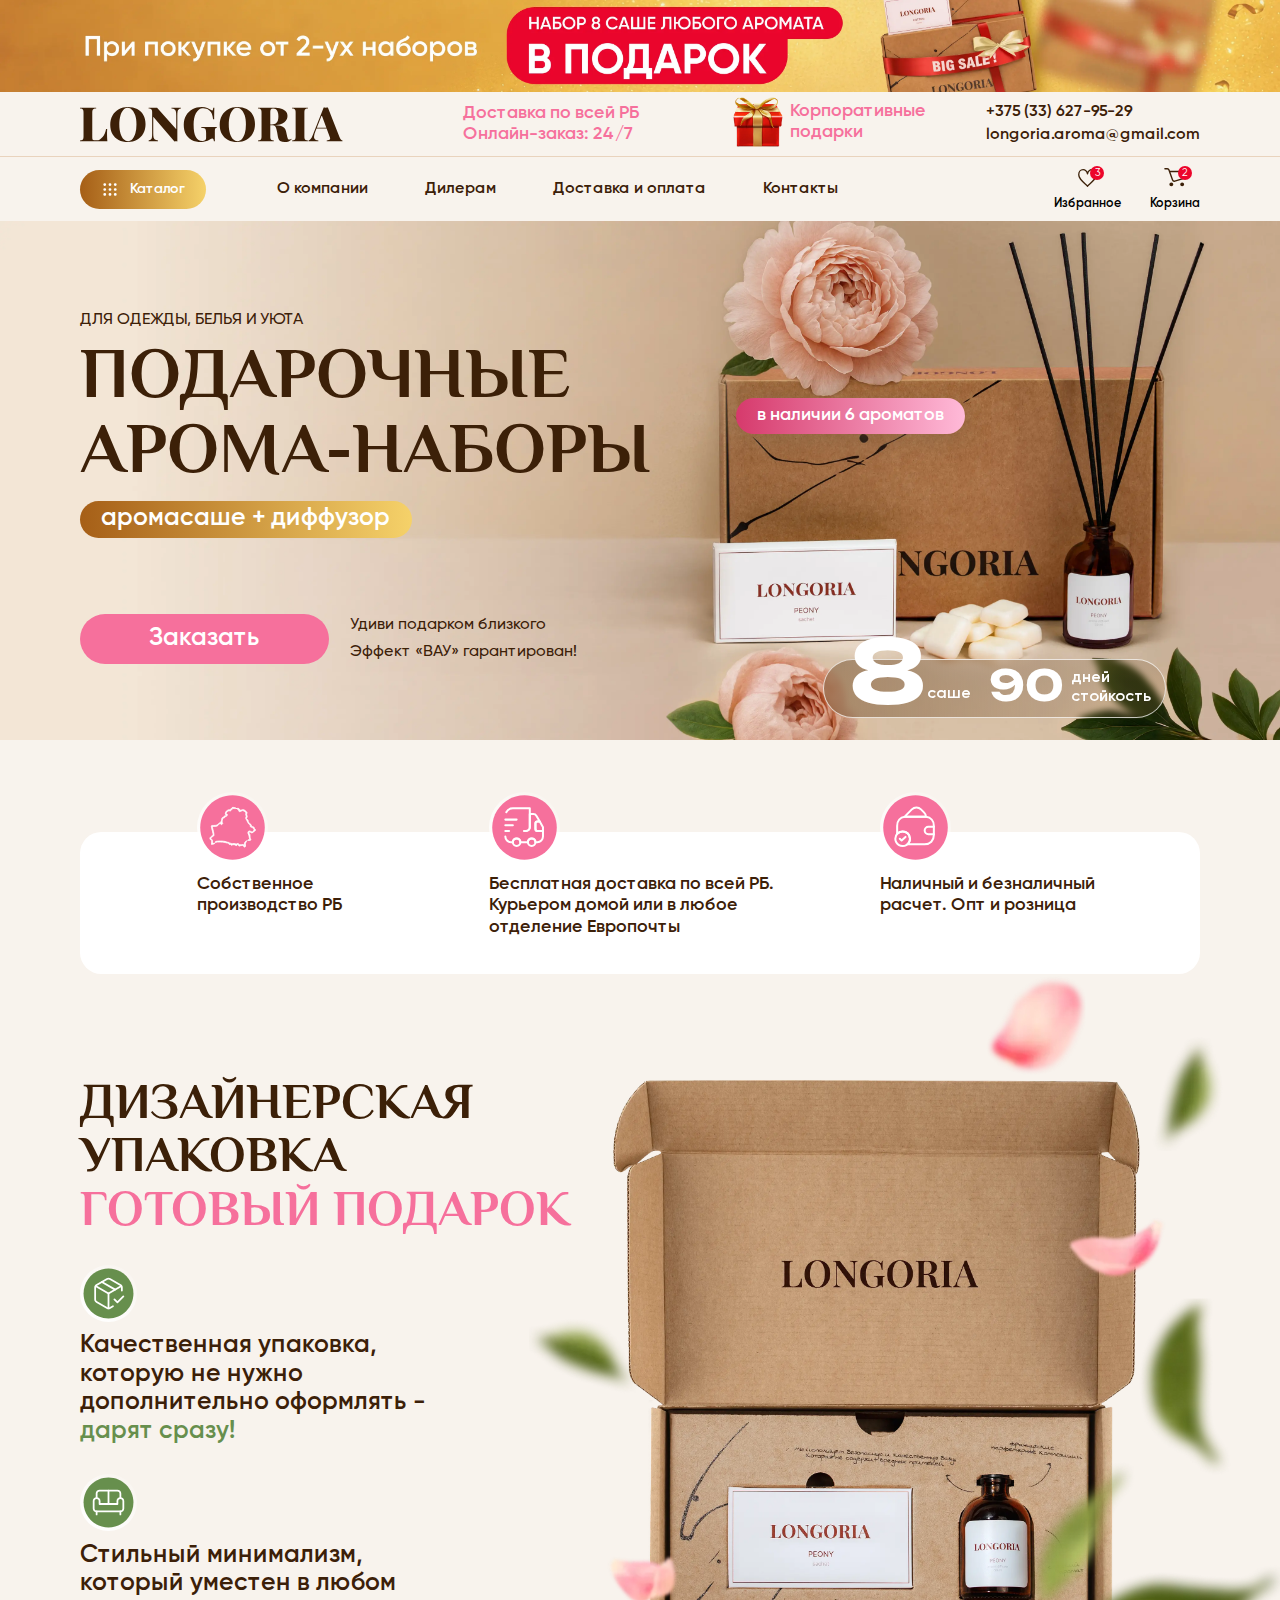
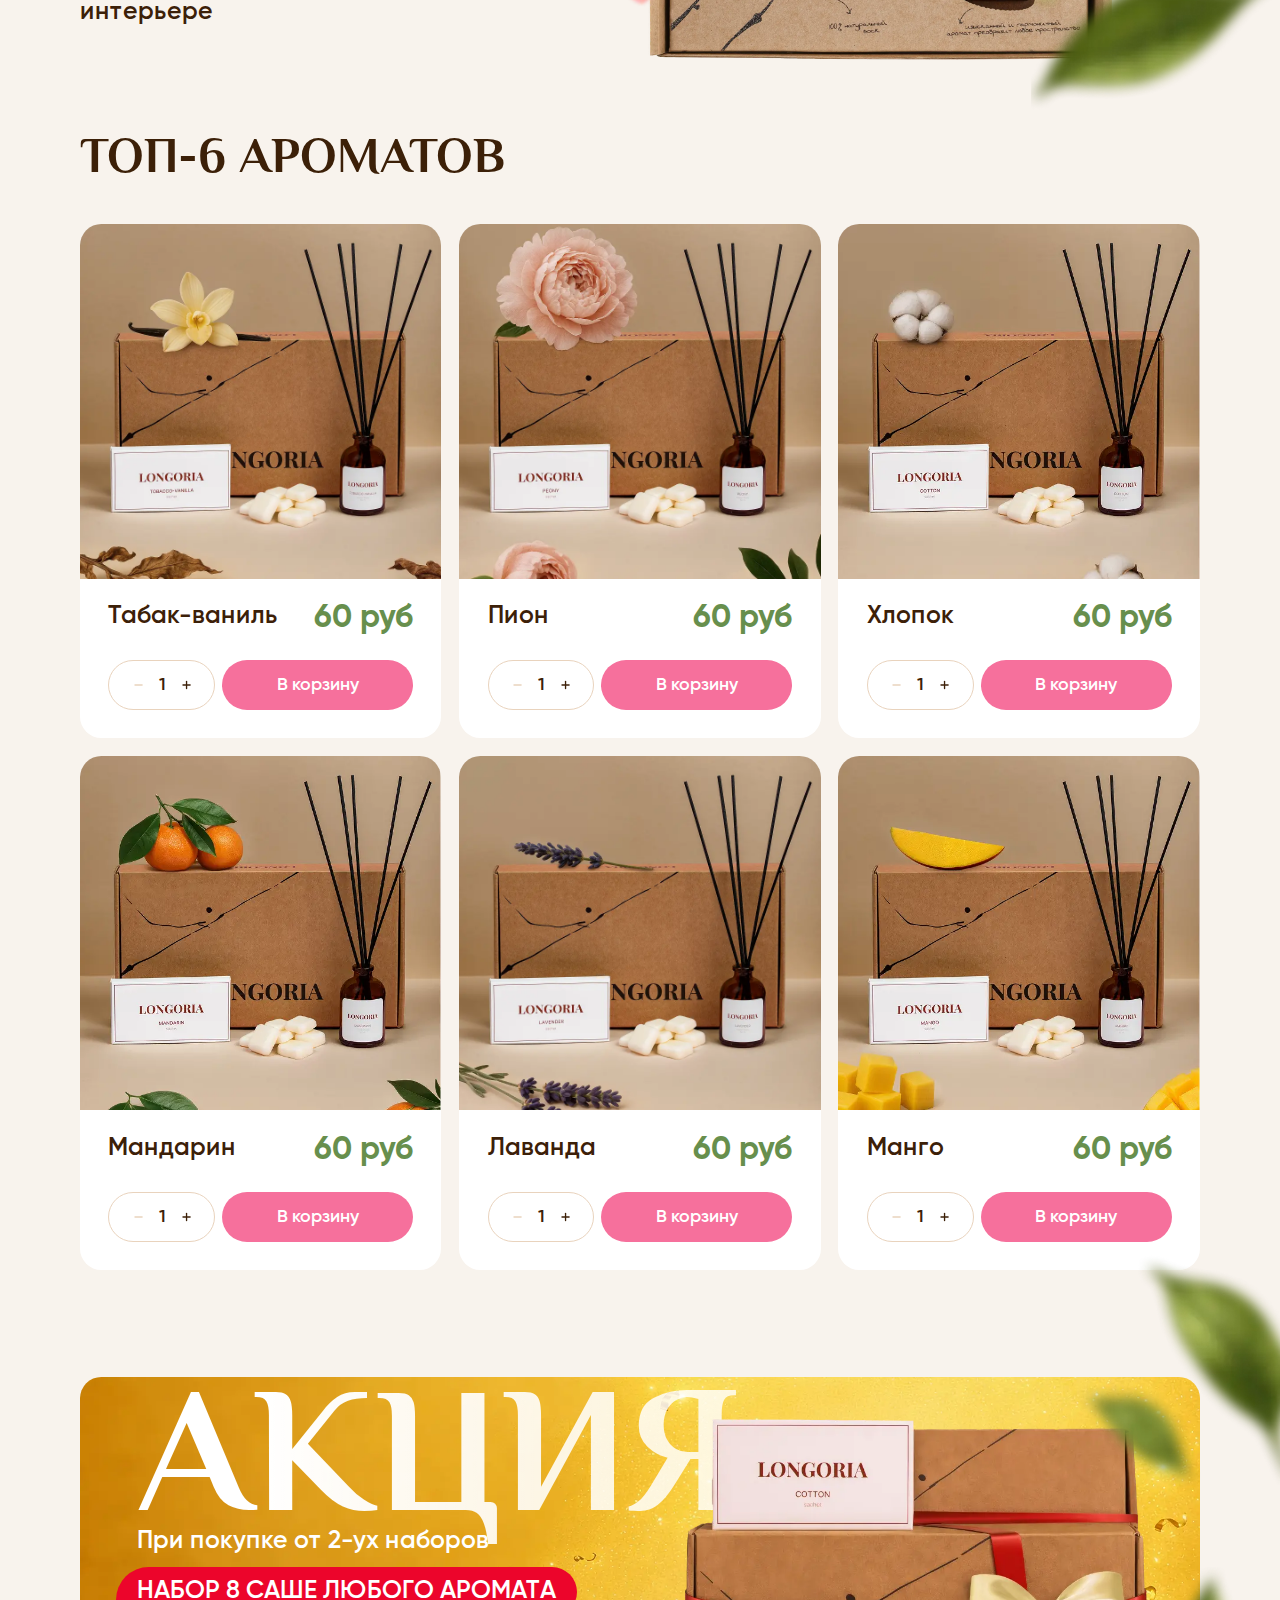
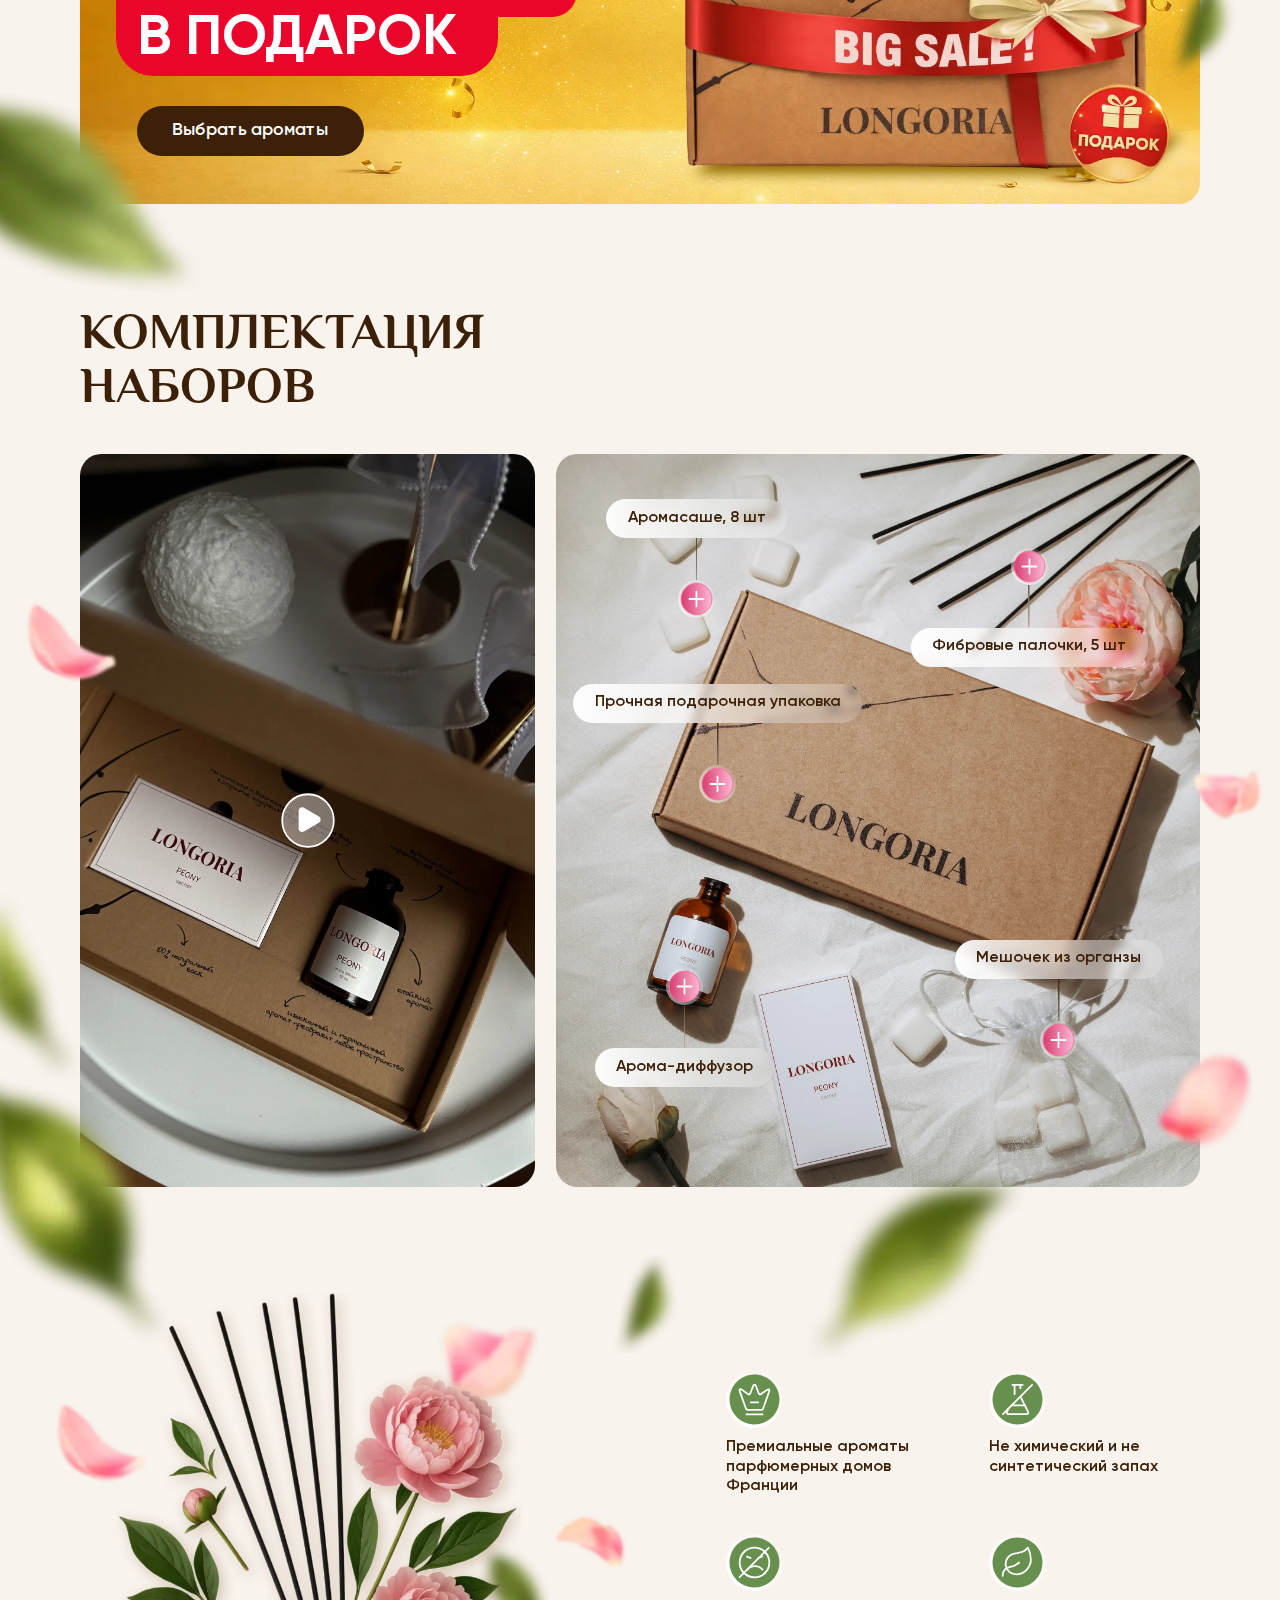
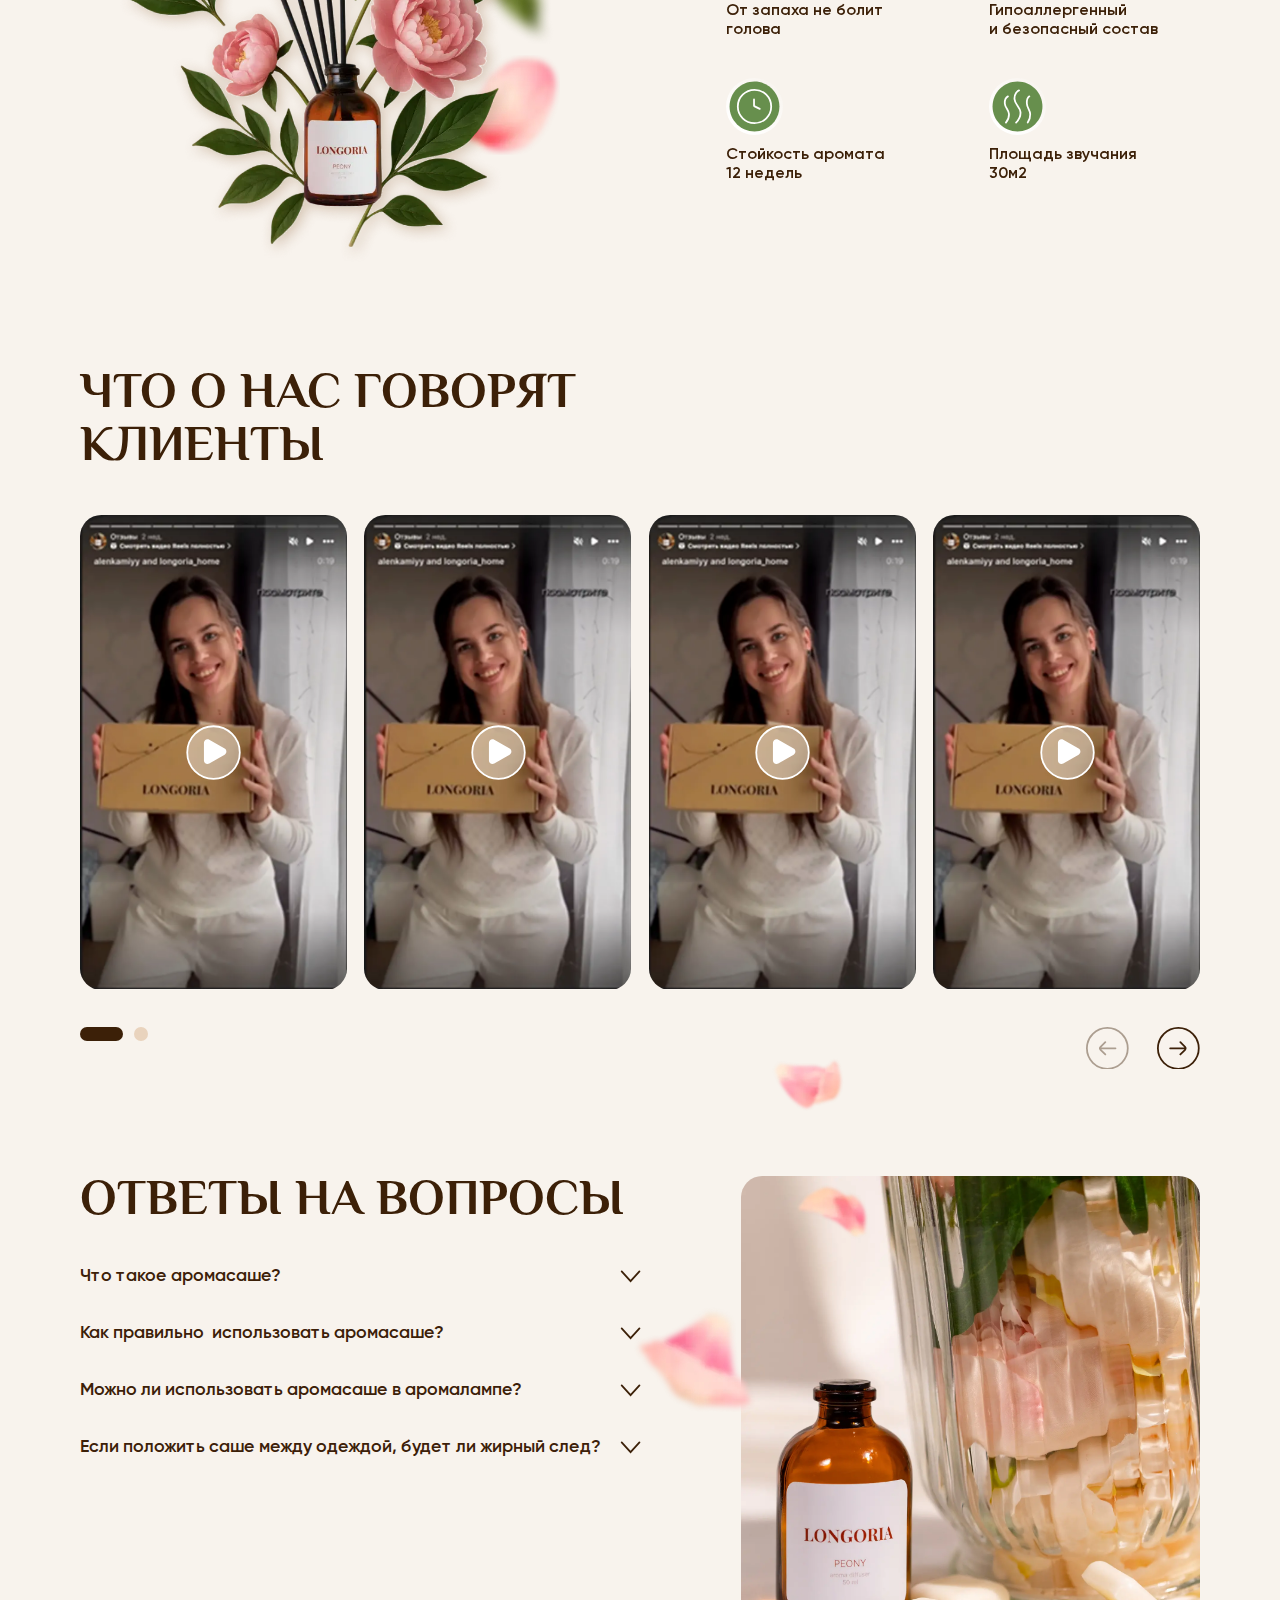
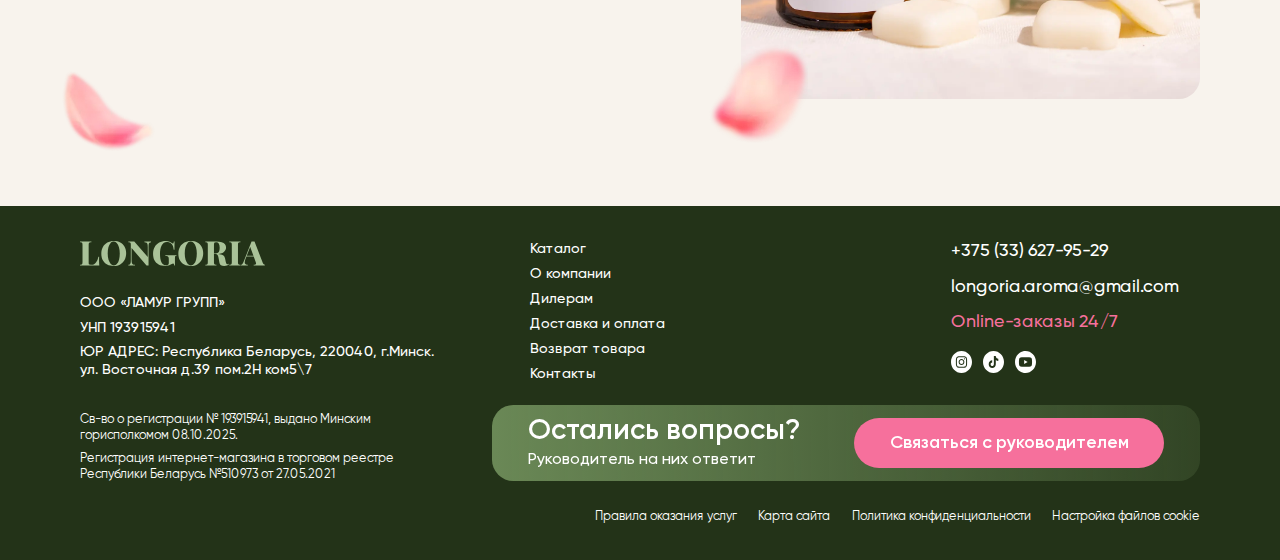
<file: index.html>
<!DOCTYPE html>
<html lang="ru">

<head>
    <meta charset="UTF-8">
    <meta name="viewport" content="width=device-width, initial-scale=1.0">
    <meta name="description" content="">
    <meta name="keywords" content="">
    <meta name="color-scheme" content="light only">
    <link rel="stylesheet" href="css/fancybox.css">
    <link rel="stylesheet" href="css/swiper-bundle.min.css">
    <link rel="stylesheet" href="css/nice-select.css">
    <link rel="stylesheet" href="css/style.min.css">
    <link rel="icon" href="img/favicon.svg" type="image/svg+xml">
    <title>Главная</title>
</head>


<body class="m-page">
    <div class="wrapper">
        <header class="header">
            <div class="header-banner">
                <img src="img/main-banner.webp" alt="" class="_view1">
                <img src="img/main-banner2.webp" alt="" class="_view2">
            </div>

            <div class="header-top">
                <div class="container">
                    <div class="header-top__inner _flex-between">
                        <a href="" class="header__logo">
                            <img src="img/logo2.svg" alt="">
                        </a>

                        <div class="header-contacts">
                            <div class="header-contacts__show">
                                <img src="img/arrow-bottom.svg" alt="">
                            </div>
                            <div class="header-contacts__hidden">
                                <div class="header-contacts__info pink-text">
                                    <div class="h5">Доставка по всей РБ</div>
                                    <div class="h5">Онлайн-заказ: 24/7</div>
                                </div>
                                <div class="header-contacts__links">
                                    <a href="tel:+375 (33) 627-95-29" class="header-contacts__link text18 semi-bold-text h4-mob">
                                        +375 (33) 627-95-29
                                    </a>
                                    <a href="mailto:longoria.aroma@gmail.com" class="header-contacts__link text18 semi-bold-text h4-mob">
                                        longoria.aroma@gmail.com
                                    </a>
                                </div>
                                <div class="socials">
                                    <a href="" class="socials__item">
                                        <img src="img/ig2.svg" alt="">
                                    </a>
                                    <a href="" class="socials__item">
                                        <img src="img/tt2.svg" alt="">
                                    </a>
                                    <a href="" class="socials__item">
                                        <img src="img/youtube2.svg" alt="">
                                    </a>
                                </div>

                            </div>
                        </div>
                        <button class="burger _toggle-menu">
                            <img src="img/burger.svg" alt="">
                        </button>
                    </div>
                </div>
            </div>
            <div class="header-bottom">
                <div class="container">
                    <div class="header-bottom__inner _flex">
                        <div class="header-catalog">
                            <div class="header-catalog__show">
                                <img src="img/icon-catalog.svg" alt="">
                                <span>Каталог </span>
                            </div>
                            <div class="header-catalog__hidden">
                                <div class="header-catalog__links">
                                    <a href="" class="header-catalog__link">
                                        <span class="text18 text16-tablet">Подарочные наборы</span>
                                    </a>
                                    <a href="" class="header-catalog__link">
                                        <span class="text18 text16-tablet">Аромадиффузоры</span>
                                    </a>
                                    <a href="" class="header-catalog__link">
                                        <span class="text18 text16-tablet">Саше</span>
                                    </a>
                                </div>
                            </div>
                        </div>

                        <div class="menu">
                            <button class="menu__close _toggle-menu">
                                <img src="img/close.svg" alt="">
                            </button>
                            <nav class="nav">
                                <ul>
                                    <li><a href="">О компании</a></li>
                                    <li><a href="">Дилерам</a></li>
                                    <li><a href="">Доставка и оплата</a></li>
                                    <li><a href="">Контакты</a></li>
                                </ul>
                            </nav>
                            <div class="header-gift">
                                <img src="img/gift.webp" alt="">
                                <span class="h5 text16-tablet pink-text">
                        Корпоративные <br> подарки
                    </span>
                            </div>
                        </div>

                        <div class="header-action">
                            <button class="header-action__btn">
                                <img src="img/favourite3.svg" alt="">
                                <span class="header-action__btn-title">
                        Избранное
                    </span>
                                <span class="pin">3</span>
                            </button>
                            <button class="header-action__btn">
                                <img src="img/cart2.svg" alt="">
                                <span class="header-action__btn-title">
                        Корзина
                    </span>
                                <span class="pin">2</span>
                            </button>
                        </div>
                    </div>
                </div>
            </div>

        </header>
        <main class="content">

            <div class="main m-section _first">
                <div class="main-banner">
                    <div class="main-banner__wrap">
                        <div class="container">
                            <div class="main-banner__inner">
                                <div class="main-banner__subtitle">
                                    Для одежды, белья и уюта
                                </div>
                                <div class="main-banner__title">
                                    <h1 class="h1">
                                        Подарочные  арома-наборы
                                    </h1>
                                </div>
                                <div class="main-banner__badge">
                                    <div class="h4 h5-tablet">аромасаше + диффузор</div>
                                </div>
                                <div class="main-banner__badge2">
                                    <div class="h5">в наличии 6 ароматов</div>
                                </div>
                                <div class="main-banner__bottom _flex">
                                    <a href="#catalog" class="main-banner__btn m-btn m-btn-pink">
                                        <span>Заказать</span>
                                    </a>
                                    <div class="main-banner__info">
                                        <div class="text18">Удиви подарком близкого</div>
                                        <div class="text18">Эффект «ВАУ» гарантирован!</div>
                                    </div>
                                </div>
                                <div class="main-time">
                                    <div class="main-time__item">
                                        <div class="main-time__num">
                                            <span>8</span>
                                        </div>
                                        <div class="text18">
                                            саше
                                        </div>
                                    </div>
                                    <div class="main-time__item">
                                        <div class="main-time__num2">
                                            <span>90</span>
                                        </div>
                                        <div class="text18">
                                            дней <br> стойкость
                                        </div>
                                    </div>
                                </div>
                            </div>
                        </div>
                    </div>
                    <div class="main-banner__img">
                        <img src="img/banner.webp" alt="" class="_view1">
                        <img src="img/banner2.webp" alt="" class="_view2">
                    </div>
                </div>

                <div class="main-bottom">
                    <div class="container">
                        <div class="main-bottom__inner">
                            <div class="advantage-item">
                                <img src="img/advantage-icon9.svg" alt="" class="advantage-item__icon">
                                <div class="advantage-item__text">
                                    <div class="text18 text16-tablet">
                                        Собственное <br> производство РБ
                                    </div>
                                </div>
                            </div>

                            <div class="advantage-item">
                                <img src="img/advantage-icon10.svg" alt="" class="advantage-item__icon">
                                <div class="advantage-item__text">
                                    <div class="text18 text16-tablet">
                                        Бесплатная доставка по всей РБ. Курьером домой или в любое отделение Европочты
                                    </div>
                                </div>
                            </div>

                            <div class="advantage-item">
                                <img src="img/advantage-icon11.svg" alt="" class="advantage-item__icon">
                                <div class="advantage-item__text">
                                    <div class="text18 text16-tablet">
                                        Наличный и безналичный расчет. Опт и розница
                                    </div>
                                </div>
                            </div>

                        </div>
                    </div>
                </div>

            </div>

            <div class="pack m-section">
                <div class="container">
                    <div class="pack__inner">
                        <div class="pack__content">
                            <h2 class="h2">
                                Дизайнерская упаковка 
                                <span class="pink-text _no-wrap">готовый подарок</span>
                            </h2>

                            <img src="img/pack.webp" alt="" class="pack__img">

                            <div class="pack__items">
                                <div class="advantage-item">
                                    <img src="img/advantage-icon7.svg" alt="" class="advantage-item__icon">
                                    <div class="advantage-item__text">
                                        <div class="text18 text16-tablet">
                                            Качественная упаковка, которую <span class='_no-wrap'>не нужно</span> дополнительно оформлять - <span class='green-text'>дарят сразу!</span>
                                        </div>
                                    </div>
                                </div>

                                <div class="advantage-item">
                                    <img src="img/advantage-icon8.svg" alt="" class="advantage-item__icon">
                                    <div class="advantage-item__text">
                                        <div class="text18 text16-tablet">
                                            Стильный минимализм, который уместен в любом интерьере
                                        </div>
                                    </div>
                                </div>

                            </div>
                        </div>

                        <img src="img/pack-bg.webp" alt="" class="pack__bg">
                        <img src="img/pack-bg2.webp" alt="" class="pack__bg2">
                    </div>
                </div>


            </div>

            <div id="catalog" class="catalog m-section">
                <div class="container">
                    <h2 class="h2">
                        ТОП-6 ароматов
                    </h2>
                    <div class="catalog__grid grid3 grid-tablet2 grid-mob">
                        <div class="product-card">
                            <div class="product-card__img">
                                <img src="img/product-img4.webp" alt="">
                            </div>
                            <div class="product-card__content">
                                <div class="product-card__top _flex-between">
                                    <a href="" class="h4">
                                        Табак-ваниль
                                    </a>
                                    <div class="m-price green-text">
                                        60 руб
                                    </div>
                                </div>
                                <div class="product-card__bottom">
                                    <div class='cartcalc'>
                                        <button class='ccalc-minus'>
                                            <svg xmlns="http://www.w3.org/2000/svg" width="16" height="16" viewBox="0 0 16 16" fill="none">
                                                <path d="M4.5 8H12.5" stroke="#3C2008" stroke-width="1.5" stroke-linecap="round" stroke-linejoin="round" />
                                            </svg>
                                        </button>
                                        <input type='text' value='1'>
                                        <button class='ccalc-plus'>
                                            <svg xmlns="http://www.w3.org/2000/svg" width="16" height="16" viewBox="0 0 16 16" fill="none">
                                                <path d="M8.5 4V12" stroke="#3C2008" stroke-width="1.5" stroke-linecap="round" stroke-linejoin="round" />
                                                <path d="M4.5 8H12.5" stroke="#3C2008" stroke-width="1.5" stroke-linecap="round" stroke-linejoin="round" />
                                            </svg>
                                        </button>
                                    </div>

                                    <button class="_js-cart-btn cart-btn product-card__btn m-btn m-btn-pink">
                                        <span class="_view1">В корзину</span>
                                        <span class="_view2">В корзине</span>
                                    </button>
                                </div>
                            </div>
                        </div>

                        <div class="product-card">
                            <div class="product-card__img">
                                <img src="img/product-img2.webp" alt="">
                            </div>
                            <div class="product-card__content">
                                <div class="product-card__top _flex-between">
                                    <a href="" class="h4">
                                        Пион
                                    </a>
                                    <div class="m-price green-text">
                                        60 руб
                                    </div>
                                </div>
                                <div class="product-card__bottom">
                                    <div class='cartcalc'>
                                        <button class='ccalc-minus'>
                                            <svg xmlns="http://www.w3.org/2000/svg" width="16" height="16" viewBox="0 0 16 16" fill="none">
                                                <path d="M4.5 8H12.5" stroke="#3C2008" stroke-width="1.5" stroke-linecap="round" stroke-linejoin="round" />
                                            </svg>
                                        </button>
                                        <input type='text' value='1'>
                                        <button class='ccalc-plus'>
                                            <svg xmlns="http://www.w3.org/2000/svg" width="16" height="16" viewBox="0 0 16 16" fill="none">
                                                <path d="M8.5 4V12" stroke="#3C2008" stroke-width="1.5" stroke-linecap="round" stroke-linejoin="round" />
                                                <path d="M4.5 8H12.5" stroke="#3C2008" stroke-width="1.5" stroke-linecap="round" stroke-linejoin="round" />
                                            </svg>
                                        </button>
                                    </div>

                                    <button class="_js-cart-btn cart-btn product-card__btn m-btn m-btn-pink">
                                        <span class="_view1">В корзину</span>
                                        <span class="_view2">В корзине</span>
                                    </button>
                                </div>
                            </div>
                        </div>

                        <div class="product-card">
                            <div class="product-card__img">
                                <img src="img/product-img3.webp" alt="">
                            </div>
                            <div class="product-card__content">
                                <div class="product-card__top _flex-between">
                                    <a href="" class="h4">
                                        Хлопок
                                    </a>
                                    <div class="m-price green-text">
                                        60 руб
                                    </div>
                                </div>
                                <div class="product-card__bottom">
                                    <div class='cartcalc'>
                                        <button class='ccalc-minus'>
                                            <svg xmlns="http://www.w3.org/2000/svg" width="16" height="16" viewBox="0 0 16 16" fill="none">
                                                <path d="M4.5 8H12.5" stroke="#3C2008" stroke-width="1.5" stroke-linecap="round" stroke-linejoin="round" />
                                            </svg>
                                        </button>
                                        <input type='text' value='1'>
                                        <button class='ccalc-plus'>
                                            <svg xmlns="http://www.w3.org/2000/svg" width="16" height="16" viewBox="0 0 16 16" fill="none">
                                                <path d="M8.5 4V12" stroke="#3C2008" stroke-width="1.5" stroke-linecap="round" stroke-linejoin="round" />
                                                <path d="M4.5 8H12.5" stroke="#3C2008" stroke-width="1.5" stroke-linecap="round" stroke-linejoin="round" />
                                            </svg>
                                        </button>
                                    </div>

                                    <button class="_js-cart-btn cart-btn product-card__btn m-btn m-btn-pink">
                                        <span class="_view1">В корзину</span>
                                        <span class="_view2">В корзине</span>
                                    </button>
                                </div>
                            </div>
                        </div>

                        <div class="product-card">
                            <div class="product-card__img">
                                <img src="img/product-img5.webp" alt="">
                            </div>
                            <div class="product-card__content">
                                <div class="product-card__top _flex-between">
                                    <a href="" class="h4">
                                        Мандарин
                                    </a>
                                    <div class="m-price green-text">
                                        60 руб
                                    </div>
                                </div>
                                <div class="product-card__bottom">
                                    <div class='cartcalc'>
                                        <button class='ccalc-minus'>
                                            <svg xmlns="http://www.w3.org/2000/svg" width="16" height="16" viewBox="0 0 16 16" fill="none">
                                                <path d="M4.5 8H12.5" stroke="#3C2008" stroke-width="1.5" stroke-linecap="round" stroke-linejoin="round" />
                                            </svg>
                                        </button>
                                        <input type='text' value='1'>
                                        <button class='ccalc-plus'>
                                            <svg xmlns="http://www.w3.org/2000/svg" width="16" height="16" viewBox="0 0 16 16" fill="none">
                                                <path d="M8.5 4V12" stroke="#3C2008" stroke-width="1.5" stroke-linecap="round" stroke-linejoin="round" />
                                                <path d="M4.5 8H12.5" stroke="#3C2008" stroke-width="1.5" stroke-linecap="round" stroke-linejoin="round" />
                                            </svg>
                                        </button>
                                    </div>

                                    <button class="_js-cart-btn cart-btn product-card__btn m-btn m-btn-pink">
                                        <span class="_view1">В корзину</span>
                                        <span class="_view2">В корзине</span>
                                    </button>
                                </div>
                            </div>
                        </div>

                        <div class="product-card">
                            <div class="product-card__img">
                                <img src="img/product-img6.webp" alt="">
                            </div>
                            <div class="product-card__content">
                                <div class="product-card__top _flex-between">
                                    <a href="" class="h4">
                                        Лаванда
                                    </a>
                                    <div class="m-price green-text">
                                        60 руб
                                    </div>
                                </div>
                                <div class="product-card__bottom">
                                    <div class='cartcalc'>
                                        <button class='ccalc-minus'>
                                            <svg xmlns="http://www.w3.org/2000/svg" width="16" height="16" viewBox="0 0 16 16" fill="none">
                                                <path d="M4.5 8H12.5" stroke="#3C2008" stroke-width="1.5" stroke-linecap="round" stroke-linejoin="round" />
                                            </svg>
                                        </button>
                                        <input type='text' value='1'>
                                        <button class='ccalc-plus'>
                                            <svg xmlns="http://www.w3.org/2000/svg" width="16" height="16" viewBox="0 0 16 16" fill="none">
                                                <path d="M8.5 4V12" stroke="#3C2008" stroke-width="1.5" stroke-linecap="round" stroke-linejoin="round" />
                                                <path d="M4.5 8H12.5" stroke="#3C2008" stroke-width="1.5" stroke-linecap="round" stroke-linejoin="round" />
                                            </svg>
                                        </button>
                                    </div>

                                    <button class="_js-cart-btn cart-btn product-card__btn m-btn m-btn-pink">
                                        <span class="_view1">В корзину</span>
                                        <span class="_view2">В корзине</span>
                                    </button>
                                </div>
                            </div>
                        </div>

                        <div class="product-card">
                            <div class="product-card__img">
                                <img src="img/product-img.webp" alt="">
                            </div>
                            <div class="product-card__content">
                                <div class="product-card__top _flex-between">
                                    <a href="" class="h4">
                                        Манго
                                    </a>
                                    <div class="m-price green-text">
                                        60 руб
                                    </div>
                                </div>
                                <div class="product-card__bottom">
                                    <div class='cartcalc'>
                                        <button class='ccalc-minus'>
                                            <svg xmlns="http://www.w3.org/2000/svg" width="16" height="16" viewBox="0 0 16 16" fill="none">
                                                <path d="M4.5 8H12.5" stroke="#3C2008" stroke-width="1.5" stroke-linecap="round" stroke-linejoin="round" />
                                            </svg>
                                        </button>
                                        <input type='text' value='1'>
                                        <button class='ccalc-plus'>
                                            <svg xmlns="http://www.w3.org/2000/svg" width="16" height="16" viewBox="0 0 16 16" fill="none">
                                                <path d="M8.5 4V12" stroke="#3C2008" stroke-width="1.5" stroke-linecap="round" stroke-linejoin="round" />
                                                <path d="M4.5 8H12.5" stroke="#3C2008" stroke-width="1.5" stroke-linecap="round" stroke-linejoin="round" />
                                            </svg>
                                        </button>
                                    </div>

                                    <button class="_js-cart-btn cart-btn product-card__btn m-btn m-btn-pink">
                                        <span class="_view1">В корзину</span>
                                        <span class="_view2">В корзине</span>
                                    </button>
                                </div>
                            </div>
                        </div>

                    </div>

                </div>
            </div>

            <div class="sale m-section">
                <div class="container">
                    <div class="sale__inner">
                        <div class="sale__top">
                            <h2 class="sale__title h1">
                                акция
                            </h2>
                        </div>
                        <div class="sale__subtitle">
                            <div class="h4 h5-tablet">
                                При покупке от 2-ух наборов
                            </div>
                        </div>
                        <div class="sale-gift">
                            <div class="sale-gift__row">
                                <div class="h4 text17-tablet">
                                    набор 8 саше любого аромата
                                </div>
                            </div>
                            <div class="sale-gift__row2">
                                <div class="sale-gift__title">
                                    в подарок
                                </div>
                            </div>
                        </div>
                        <img src="img/sale.webp" alt="" class="sale__img">
                        <div class="sale__nav">
                            <a href="" class="sale__link m-btn m-btn-brown">
                                <span>Выбрать ароматы</span>
                            </a>
                        </div>
                    </div>

                </div>
                <img src="img/sale2.webp" alt="" class="sale__bg">
                <img src="img/sale3.webp" alt="" class="sale__bg2">
            </div>

            <div class="set m-section">
                <div class="container">
                    <div class="max-w600">
                        <h2 class="h2">
                            Комплектация наборов
                        </h2>
                    </div>
                    <div class="set__grid">
                        <div class="set__col">
                            <div class="h4 h4-mob">
                                Видео-обзор
                            </div>
                            <div class="set-video m-video">
                                <div class="set-video__img">
                                    <img src="img/set-video.webp" alt="">
                                </div>
                            </div>
                        </div>
                        <div class="set__col2">
                            <div class="set-info">
                                <div class="set-info__img">
                                    <img src="img/set-info.webp" alt="" class="_view1">
                                    <img src="img/set-info2.webp" alt="" class="_view2">
                                </div>
                                <div class="set-info__items">
                                    <div class="set-point">
                                        <div class="set-point__text">
                                            <div class="text18 text14-tablet">Аромасаше, 8 шт</div>
                                        </div>
                                    </div>
                                    <div class="set-point">
                                        <div class="set-point__text">
                                            <div class="text18 text14-tablet">Фибровые палочки, 5 шт</div>
                                        </div>
                                    </div>
                                    <div class="set-point">
                                        <div class="set-point__text">
                                            <div class="text18 text14-tablet">Прочная подарочная упаковка</div>
                                        </div>
                                    </div>
                                    <div class="set-point">
                                        <div class="set-point__text">
                                            <div class="text18 text14-tablet">Мешочек из органзы</div>
                                        </div>
                                    </div>
                                    <div class="set-point">
                                        <div class="set-point__text">
                                            <div class="text18 text14-tablet">Арома-диффузор</div>
                                        </div>
                                    </div>
                                </div>
                            </div>
                        </div>
                        <img src="img/set.webp" alt="" class="set__img">
                    </div>
                </div>

            </div>

            <div class="advantages m-section">
                <div class="container">
                    <div class="advantages__inner">
                        <div class="advantages__col">
                            <img src="img/advantages.webp" alt="" class="advantages__img">
                        </div>
                        <div class="advantages__col2">
                            <div class="advantages__items">
                                <div class="advantage-item">
                                    <img src="img/advantage-icon.svg" alt="" class="advantage-item__icon">
                                    <div class="advantage-item__text">
                                        <div class="text18 text16-tablet">
                                            Премиальные ароматы парфюмерных домов Франции
                                        </div>
                                    </div>
                                </div>

                                <div class="advantage-item">
                                    <img src="img/advantage-icon2.svg" alt="" class="advantage-item__icon">
                                    <div class="advantage-item__text">
                                        <div class="text18 text16-tablet">
                                            Не химический и не синтетический запах
                                        </div>
                                    </div>
                                </div>

                                <div class="advantage-item">
                                    <img src="img/advantage-icon3.svg" alt="" class="advantage-item__icon">
                                    <div class="advantage-item__text">
                                        <div class="text18 text16-tablet">
                                            От запаха не болит голова
                                        </div>
                                    </div>
                                </div>

                                <div class="advantage-item">
                                    <img src="img/advantage-icon4.svg" alt="" class="advantage-item__icon">
                                    <div class="advantage-item__text">
                                        <div class="text18 text16-tablet">
                                            Гипоаллергенный <span class='_no-wrap'>и безопасный</span> состав
                                        </div>
                                    </div>
                                </div>

                                <div class="advantage-item">
                                    <img src="img/advantage-icon5.svg" alt="" class="advantage-item__icon">
                                    <div class="advantage-item__text">
                                        <div class="text18 text16-tablet">
                                            Стойкость аромата <br>12 недель
                                        </div>
                                    </div>
                                </div>

                                <div class="advantage-item">
                                    <img src="img/advantage-icon6.svg" alt="" class="advantage-item__icon">
                                    <div class="advantage-item__text">
                                        <div class="text18 text16-tablet">
                                            Площадь звучания <br> 30м2
                                        </div>
                                    </div>
                                </div>

                            </div>
                        </div>
                        <img src="img/advantages2.webp" alt="" class="advantages__bg">
                        <img src="img/advantages3.webp" alt="" class="advantages__bg2">
                    </div>
                </div>

            </div>

            <div class="feedback m-section">
                <div class="container">
                    <div class="max-w600">
                        <h2 class="h2">
                            Что о нас говорят клиенты
                        </h2>
                    </div>
                    <div class="feedback-slider slider">
                        <div class="slider__wrap">
                            <div class="swiper-container">
                                <div class="swiper-wrapper">
                                    <div class="swiper-slide">
                                        <div class="feedback-card">
                                            <a href="videos/Countdown7.mp4" data-fancybox class="feedback-card__img m-video">
                                                <img src="img/feedback-img.webp" alt="">
                                            </a>
                                        </div>

                                    </div>
                                    <div class="swiper-slide">
                                        <div class="feedback-card">
                                            <a href="videos/Countdown7.mp4" data-fancybox class="feedback-card__img m-video">
                                                <img src="img/feedback-img.webp" alt="">
                                            </a>
                                        </div>

                                    </div>
                                    <div class="swiper-slide">
                                        <div class="feedback-card">
                                            <a href="videos/Countdown7.mp4" data-fancybox class="feedback-card__img m-video">
                                                <img src="img/feedback-img.webp" alt="">
                                            </a>
                                        </div>

                                    </div>
                                    <div class="swiper-slide">
                                        <div class="feedback-card">
                                            <a href="videos/Countdown7.mp4" data-fancybox class="feedback-card__img m-video">
                                                <img src="img/feedback-img.webp" alt="">
                                            </a>
                                        </div>

                                    </div>
                                    <div class="swiper-slide">
                                        <div class="feedback-card">
                                            <a href="videos/Countdown7.mp4" data-fancybox class="feedback-card__img m-video">
                                                <img src="img/feedback-img.webp" alt="">
                                            </a>
                                        </div>

                                    </div>
                                </div>
                            </div>
                        </div>
                        <div class="slider__bottom">
                            <div class="swiper-pagination"></div>
                            <div class="swiper-nav">
                                <div class="swiper-button swiper-button-prev">
                                    <svg xmlns="http://www.w3.org/2000/svg" width="48" height="48" viewBox="0 0 48 48" fill="none">
                                        <path d="M21.7 17.1L16.4263 22.3737C15.5281 23.2719 15.5281 24.7281 16.4263 25.6263L21.7 30.9M17.1 24H33.2M24 1C11.2975 1 1 11.2975 1 24C1 36.7025 11.2975 47 24 47C36.7025 47 47 36.7025 47 24C47 11.2975 36.7025 1 24 1Z" stroke="#3C2008" stroke-width="2" stroke-linecap="round" />
                                    </svg>
                                </div>
                                <div class="swiper-button swiper-button-next">
                                    <svg xmlns="http://www.w3.org/2000/svg" width="48" height="48" viewBox="0 0 48 48" fill="none">
                                        <path d="M26.3 30.9L31.5736 25.6263C32.4719 24.7281 32.4719 23.2719 31.5737 22.3737L26.3 17.1M30.9 24L14.8 24M24 47C36.7025 47 47 36.7025 47 24C47 11.2974 36.7025 0.999999 24 1C11.2974 1 0.999999 11.2975 1 24C1 36.7025 11.2975 47 24 47Z" stroke="#3C2008" stroke-width="2" stroke-linecap="round" />
                                    </svg>
                                </div>
                            </div>

                        </div>
                    </div>
                </div>

            </div>

            <div class="faq m-section">
                <div class="container">
                    <div class="faq__inner">
                        <div class="faq__col">
                            <h2 class="h2">
                                ответы <span class="_no-wrap">на вопросы</span>
                            </h2>
                            <div class="faq__items">
                                <div class="qa-card">
                                    <div class="qa-card__show">
                                        <h3 class="qa-card__title h5">
                                            Что такое аромасаше?
                                        </h3>
                                        <div class="qa-card__btn">
                                            <svg xmlns="http://www.w3.org/2000/svg" width="24" height="24" viewBox="0 0 24 24" fill="none">
                                                <path d="M21.8899 6L11.8899 17L1.88989 6" stroke="#3C2008" stroke-width="2" stroke-linecap="round" />
                                            </svg>
                                        </div>
                                    </div>
                                    <div class="qa-card__hidden">
                                        <div class="text text16 lh150">
                                            это ароматизатор для небольших пространств, представляющий собой плитку из воска с эфирными маслами, предназначенный для создания уюта, ароматизации белья, шкафов, автомобилей, сумочек и создания атмосферы
                                        </div>
                                    </div>
                                </div>

                                <div class="qa-card">
                                    <div class="qa-card__show">
                                        <h3 class="qa-card__title h5">
                                            Как правильно  использовать аромасаше?
                                        </h3>
                                        <div class="qa-card__btn">
                                            <svg xmlns="http://www.w3.org/2000/svg" width="24" height="24" viewBox="0 0 24 24" fill="none">
                                                <path d="M21.8899 6L11.8899 17L1.88989 6" stroke="#3C2008" stroke-width="2" stroke-linecap="round" />
                                            </svg>
                                        </div>
                                    </div>
                                    <div class="qa-card__hidden">
                                        <div class="text text16 lh150">
                                            это ароматизатор для небольших пространств, представляющий собой плитку из воска с эфирными маслами, предназначенный для создания уюта, ароматизации белья, шкафов, автомобилей, сумочек и создания атмосферы
                                        </div>
                                    </div>
                                </div>

                                <div class="qa-card">
                                    <div class="qa-card__show">
                                        <h3 class="qa-card__title h5">
                                            Можно ли использовать аромасаше в аромалампе?
                                        </h3>
                                        <div class="qa-card__btn">
                                            <svg xmlns="http://www.w3.org/2000/svg" width="24" height="24" viewBox="0 0 24 24" fill="none">
                                                <path d="M21.8899 6L11.8899 17L1.88989 6" stroke="#3C2008" stroke-width="2" stroke-linecap="round" />
                                            </svg>
                                        </div>
                                    </div>
                                    <div class="qa-card__hidden">
                                        <div class="text text16 lh150">
                                            это ароматизатор для небольших пространств, представляющий собой плитку из воска с эфирными маслами, предназначенный для создания уюта, ароматизации белья, шкафов, автомобилей, сумочек и создания атмосферы
                                        </div>
                                    </div>
                                </div>

                                <div class="qa-card">
                                    <div class="qa-card__show">
                                        <h3 class="qa-card__title h5">
                                            Если положить саше между одеждой, будет ли жирный след?
                                        </h3>
                                        <div class="qa-card__btn">
                                            <svg xmlns="http://www.w3.org/2000/svg" width="24" height="24" viewBox="0 0 24 24" fill="none">
                                                <path d="M21.8899 6L11.8899 17L1.88989 6" stroke="#3C2008" stroke-width="2" stroke-linecap="round" />
                                            </svg>
                                        </div>
                                    </div>
                                    <div class="qa-card__hidden">
                                        <div class="text text16 lh150">
                                            это ароматизатор для небольших пространств, представляющий собой плитку из воска с эфирными маслами, предназначенный для создания уюта, ароматизации белья, шкафов, автомобилей, сумочек и создания атмосферы
                                        </div>
                                    </div>
                                </div>

                            </div>
                        </div>
                        <div class="faq__col2">
                            <img src="img/faq.webp" alt="" class="faq__img">
                        </div>
                        <img src="img/faq2.webp" alt="" class="faq__bg">
                    </div>
                </div>

            </div>

        </main>
        <footer class="footer">
            <div class="container">
                <div class="footer__top">
                    <div class="footer__top-col">
                        <a href="" class="footer__logo">
                            <img src="img/logo.svg" alt="">
                        </a>
                        <div class="footer-info medium-text">
                            <div class="text16 text14-tablet">
                                ООО «ЛАМУР ГРУПП»
                            </div>
                            <div class="text16 text14-tablet">
                                УНП 193915941
                            </div>
                            <div class="text16 text14-tablet">
                                ЮР АДРЕС: Республика Беларусь, 220040, г.Минск. <span class="_no-wrap">ул. Восточная д.39</span> пом.2Н ком5\7
                            </div>
                        </div>
                        <div class="footer-info2">
                            <div class="text14">
                                Св-во о регистрации № 193915941, выдано Минским горисполкомом 08.10.2025.
                            </div>
                            <div class="text14">
                                Регистрация интернет-магазина в торговом реестре Республики Беларусь №510973 от 27.05.2021
                            </div>
                        </div>
                    </div>
                    <div class="footer__top-col2">
                        <div class="footer-wrap">
                            <div class="footer-nav">
                                <ul>
                                    <li><a href="">Каталог</a></li>
                                    <li><a href="">О компании</a></li>
                                    <li><a href="">Дилерам</a></li>
                                    <li><a href="">Доставка и оплата</a></li>
                                    <li><a href="">Возврат товара</a></li>
                                    <li><a href="">Контакты</a></li>
                                </ul>
                            </div>
                            <div class="footer-contacts">
                                <div class="footer-contacts__items medium-text">
                                    <div class="text20 text18-tablet">
                                        <a href="tel:+375336279529">
                                            +375 (33) 627-95-29
                                        </a>
                                    </div>
                                    <div class="text20 text18-tablet">
                                        <a href="mailto:longoria.aroma@gmail.com">
                                            longoria.aroma@gmail.com
                                        </a>
                                    </div>
                                    <div class="text20 text18-tablet pink-text">
                                        Online-заказы 24/7
                                    </div>
                                </div>
                                <div class="socials">
                                    <a href="" class="socials__item">
                                        <img src="img/ig.svg" alt="">
                                    </a>
                                    <a href="" class="socials__item">
                                        <img src="img/tt.svg" alt="">
                                    </a>
                                    <a href="" class="socials__item">
                                        <img src="img/youtube.svg" alt="">
                                    </a>
                                </div>

                            </div>
                        </div>
                        <div class="footer-consult">
                            <div class="footer-consult__content">
                                <div class="h3 h4-mob">
                                    Остались вопросы?
                                </div>
                                <div class="text18 text16-tablet medium-text">
                                    Руководитель на них ответит
                                </div>
                            </div>
                            <button class="footer-consult__btn m-btn m-btn-pink">
                                <span>Связаться с руководителем</span>
                            </button>
                        </div>
                    </div>
                </div>
                <div class="footer__bottom">
                    <a href="" class="footer__link text14 text12-tablet">Правила оказания услуг</a>
                    <a href="" class="footer__link text14 text12-tablet">Карта сайта</a>
                    <a href="" class="footer__link text14 text12-tablet">Политика конфиденциальности</a>
                    <a href="" class="footer__link text14 text12-tablet">Настройка файлов cookie</a>
                </div>
            </div>

        </footer>
    </div>

    <div class="modal review-modal" id="reviewModal">
        <div class="modal__bg modal-bg _close-modal"></div>
        <div class="modal__dialog">
            <div class="review-modal__text text18 text16-tablet"></div>

            <button class="close-btn _close-modal">
                <img src="img/close.svg" alt="">
            </button>
        </div>
    </div>

    <div class="modal gift-modal" id="giftModal">
        <div class="modal__bg modal-bg _close-modal"></div>
        <div class="modal__dialog">
            <div class="gift-modal__grid">
                <div class="gift-modal__col">
                    <div class="product-sale">
                        <div class="sale__inner">
                            <div class="sale__top">
                                <h2 class="sale__title h1">
                                    акция
                                </h2>
                            </div>
                            <div class="sale__subtitle">
                                <div class="h4 h5-tablet">
                                    При покупке от 2-ух наборов
                                </div>
                            </div>
                            <div class="sale-gift">
                                <div class="sale-gift__row">
                                    <div class="h4 text17-tablet">
                                        набор 8 саше любого аромата
                                    </div>
                                </div>
                                <div class="sale-gift__row2">
                                    <div class="sale-gift__title">
                                        в подарок
                                    </div>
                                </div>
                            </div>
                            <img src="img/sale.webp" alt="" class="sale__img">
                            <div class="sale__nav">
                                <a href="" class="sale__link m-btn m-btn-brown">
                                    <span>Выбрать ароматы</span>
                                </a>
                            </div>
                        </div>

                    </div>
                </div>
                <div class="gift-modal__col2">
                    <div class="h3 h4-mob">
                        Идеальный подарок <br> себе и близким
                    </div>
                    <div class="gift-modal__fields">
                        <div class="fg">
                            <select>
                                <option selected hidden disabled>
                                    Выберите 1 аромат
                                </option>
                                <option>Лаванда</option>
                                <option>Манго</option>
                                <option>Мандарин</option>
                                <option>Пион</option>
                                <option>Табак-ваниль</option>
                                <option>Хлопок</option>
                            </select>
                        </div>

                        <div class="fg">
                            <select>
                                <option selected hidden disabled>
                                    Выберите 2 аромат
                                </option>
                                <option>Лаванда</option>
                                <option>Манго</option>
                                <option>Мандарин</option>
                                <option>Пион</option>
                                <option>Табак-ваниль</option>
                                <option>Хлопок</option>
                            </select>
                        </div>

                        <div class="fg">
                            <select disabled>
                                <option selected hidden disabled>
                                    Выберите подарок
                                </option>
                                <option>Лаванда</option>
                                <option>Манго</option>
                                <option>Мандарин</option>
                                <option>Пион</option>
                                <option>Табак-ваниль</option>
                                <option>Хлопок</option>
                            </select>
                        </div>

                    </div>
                    <div class="gift-modal__nav">
                        <button class="gift-modal__btn m-btn m-btn-pink">
                            <span>В корзину</span>
                        </button>
                        <button class="gift-modal__btn m-btn m-btn-pink-outline">
                            <span>Купить сейчас</span>
                        </button>
                    </div>
                </div>
            </div>

            <button class="close-btn _close-modal">
                <img src="img/close.svg" alt="">
            </button>
        </div>
    </div>

    <div class="modal order-modal" id="orderModal">
        <div class="modal__bg modal-bg _close-modal"></div>
        <div class="modal__dialog">
            <div class="order-modal__inner">
                <div class="order-step">
                    <div class="h4">
                        Ваш заказ
                    </div>
                    <div class="order-step__items">
                        <div class="order-item">
                            <div class="order-item__col">
                                <div class="order-item__img">
                                    <img src="img/product-img.webp" alt="">
                                </div>
                                <div class="order-item__text">
                                    <div class="h5">
                                        Манго
                                    </div>
                                </div>
                                <div class="order-item__count">
                                    <div class='cartcalc'>
                                        <button class='ccalc-minus'>
                                            <svg xmlns="http://www.w3.org/2000/svg" width="16" height="16" viewBox="0 0 16 16" fill="none">
                                                <path d="M4.5 8H12.5" stroke="#3C2008" stroke-width="1.5" stroke-linecap="round" stroke-linejoin="round" />
                                            </svg>
                                        </button>
                                        <input type='text' value='1'>
                                        <button class='ccalc-plus'>
                                            <svg xmlns="http://www.w3.org/2000/svg" width="16" height="16" viewBox="0 0 16 16" fill="none">
                                                <path d="M8.5 4V12" stroke="#3C2008" stroke-width="1.5" stroke-linecap="round" stroke-linejoin="round" />
                                                <path d="M4.5 8H12.5" stroke="#3C2008" stroke-width="1.5" stroke-linecap="round" stroke-linejoin="round" />
                                            </svg>
                                        </button>
                                    </div>

                                </div>
                            </div>
                            <div class="order-item__col2">
                                <div class="order-item__price">
                                    <div class="h5">
                                        60 руб
                                    </div>
                                </div>
                                <button class="order-item__remove">
                                    <img src="img/close2.svg" alt="">
                                </button>
                            </div>
                        </div>

                        <div class="order-item">
                            <div class="order-item__col">
                                <div class="order-item__img">
                                    <img src="img/product-img.webp" alt="">
                                </div>
                                <div class="order-item__text">
                                    <div class="h5">
                                        Манго
                                    </div>
                                </div>
                                <div class="order-item__count">
                                    <div class='cartcalc'>
                                        <button class='ccalc-minus'>
                                            <svg xmlns="http://www.w3.org/2000/svg" width="16" height="16" viewBox="0 0 16 16" fill="none">
                                                <path d="M4.5 8H12.5" stroke="#3C2008" stroke-width="1.5" stroke-linecap="round" stroke-linejoin="round" />
                                            </svg>
                                        </button>
                                        <input type='text' value='1'>
                                        <button class='ccalc-plus'>
                                            <svg xmlns="http://www.w3.org/2000/svg" width="16" height="16" viewBox="0 0 16 16" fill="none">
                                                <path d="M8.5 4V12" stroke="#3C2008" stroke-width="1.5" stroke-linecap="round" stroke-linejoin="round" />
                                                <path d="M4.5 8H12.5" stroke="#3C2008" stroke-width="1.5" stroke-linecap="round" stroke-linejoin="round" />
                                            </svg>
                                        </button>
                                    </div>

                                </div>
                            </div>
                            <div class="order-item__col2">
                                <div class="order-item__price">
                                    <div class="h5">
                                        60 руб
                                    </div>
                                </div>
                                <button class="order-item__remove">
                                    <img src="img/close2.svg" alt="">
                                </button>
                            </div>
                        </div>

                    </div>
                </div>

                <div class="order-sum">
                    <div class="order-sum__price h4 green-text">
                        Итого: 120 руб
                    </div>
                    <div class="order-sum__nav">
                        <button class="order-sum__btn m-btn m-btn-pink-outline">
                            <span>Продолжить покупки</span>
                        </button>
                        <button class="order-sum__btn m-btn m-btn-pink">
                            <span>Оформить заказ</span>
                        </button>
                    </div>
                </div>

            </div>

            <button class="close-btn _close-modal">
                <img src="img/close.svg" alt="">
            </button>
        </div>
    </div>

    <div class="modal order-modal" id="orderModal2">
        <div class="modal__bg modal-bg _close-modal"></div>
        <div class="modal__dialog">
            <div class="order-modal__inner">
                <div class="order-step">
                    <div class="h4">
                        Ваш заказ
                    </div>
                    <div class="order-step__items">
                        <div class="order-item">
                            <div class="order-item__col">
                                <div class="order-item__img">
                                    <img src="img/product-img.webp" alt="">
                                </div>
                                <div class="order-item__text">
                                    <div class="h5">
                                        Манго
                                    </div>
                                </div>
                                <div class="order-item__count">
                                    <div class='cartcalc'>
                                        <button class='ccalc-minus'>
                                            <svg xmlns="http://www.w3.org/2000/svg" width="16" height="16" viewBox="0 0 16 16" fill="none">
                                                <path d="M4.5 8H12.5" stroke="#3C2008" stroke-width="1.5" stroke-linecap="round" stroke-linejoin="round" />
                                            </svg>
                                        </button>
                                        <input type='text' value='1'>
                                        <button class='ccalc-plus'>
                                            <svg xmlns="http://www.w3.org/2000/svg" width="16" height="16" viewBox="0 0 16 16" fill="none">
                                                <path d="M8.5 4V12" stroke="#3C2008" stroke-width="1.5" stroke-linecap="round" stroke-linejoin="round" />
                                                <path d="M4.5 8H12.5" stroke="#3C2008" stroke-width="1.5" stroke-linecap="round" stroke-linejoin="round" />
                                            </svg>
                                        </button>
                                    </div>

                                </div>
                            </div>
                            <div class="order-item__col2">
                                <div class="order-item__price">
                                    <div class="h5">
                                        60 руб
                                    </div>
                                </div>
                                <button class="order-item__remove">
                                    <img src="img/close2.svg" alt="">
                                </button>
                            </div>
                        </div>

                        <div class="order-item">
                            <div class="order-item__col">
                                <div class="order-item__img">
                                    <img src="img/product-img.webp" alt="">
                                </div>
                                <div class="order-item__text">
                                    <div class="h5">
                                        Манго
                                    </div>
                                </div>
                                <div class="order-item__count">
                                    <div class='cartcalc'>
                                        <button class='ccalc-minus'>
                                            <svg xmlns="http://www.w3.org/2000/svg" width="16" height="16" viewBox="0 0 16 16" fill="none">
                                                <path d="M4.5 8H12.5" stroke="#3C2008" stroke-width="1.5" stroke-linecap="round" stroke-linejoin="round" />
                                            </svg>
                                        </button>
                                        <input type='text' value='1'>
                                        <button class='ccalc-plus'>
                                            <svg xmlns="http://www.w3.org/2000/svg" width="16" height="16" viewBox="0 0 16 16" fill="none">
                                                <path d="M8.5 4V12" stroke="#3C2008" stroke-width="1.5" stroke-linecap="round" stroke-linejoin="round" />
                                                <path d="M4.5 8H12.5" stroke="#3C2008" stroke-width="1.5" stroke-linecap="round" stroke-linejoin="round" />
                                            </svg>
                                        </button>
                                    </div>

                                </div>
                            </div>
                            <div class="order-item__col2">
                                <div class="order-item__price">
                                    <div class="h5">
                                        60 руб
                                    </div>
                                </div>
                                <button class="order-item__remove">
                                    <img src="img/close2.svg" alt="">
                                </button>
                            </div>
                        </div>

                    </div>
                    <div class="order-suggest">
                        <div class="h5 pink-text">
                            Вы добавили 2 набора.
                            <br>
            Выберите аромат бесплатного набора
                        </div>
                        <div class="fg">
                            <select>
                                <option selected hidden disabled>
                                    Выберите подарок
                                </option>
                                <option>Лаванда</option>
                                <option>Манго</option>
                                <option>Мандарин</option>
                                <option>Пион</option>
                                <option>Табак-ваниль</option>
                                <option>Хлопок</option>
                            </select>
                        </div>

                    </div>
                </div>

                <div class="order-sum">
                    <div class="order-sum__price h4 green-text">
                        Итого: 120 руб
                    </div>
                    <div class="order-sum__nav">
                        <button class="order-sum__btn m-btn m-btn-pink-outline">
                            <span>Продолжить покупки</span>
                        </button>
                        <button class="order-sum__btn m-btn m-btn-pink">
                            <span>Оформить заказ</span>
                        </button>
                    </div>
                </div>

            </div>

            <button class="close-btn _close-modal">
                <img src="img/close.svg" alt="">
            </button>
        </div>
    </div>

    <div class="modal order-modal" id="orderModal3">
        <div class="modal__bg modal-bg _close-modal"></div>
        <div class="modal__dialog">
            <div class="order-modal__inner">
                <div class="order-step">
                    <div class="h4">
                        Ваш заказ
                    </div>
                    <div class="order-step__items">
                        <div class="order-item">
                            <div class="order-item__col">
                                <div class="order-item__img">
                                    <img src="img/product-img.webp" alt="">
                                </div>
                                <div class="order-item__text">
                                    <div class="h5">
                                        Манго
                                    </div>
                                </div>
                                <div class="order-item__count">
                                    <div class='cartcalc'>
                                        <button class='ccalc-minus'>
                                            <svg xmlns="http://www.w3.org/2000/svg" width="16" height="16" viewBox="0 0 16 16" fill="none">
                                                <path d="M4.5 8H12.5" stroke="#3C2008" stroke-width="1.5" stroke-linecap="round" stroke-linejoin="round" />
                                            </svg>
                                        </button>
                                        <input type='text' value='1'>
                                        <button class='ccalc-plus'>
                                            <svg xmlns="http://www.w3.org/2000/svg" width="16" height="16" viewBox="0 0 16 16" fill="none">
                                                <path d="M8.5 4V12" stroke="#3C2008" stroke-width="1.5" stroke-linecap="round" stroke-linejoin="round" />
                                                <path d="M4.5 8H12.5" stroke="#3C2008" stroke-width="1.5" stroke-linecap="round" stroke-linejoin="round" />
                                            </svg>
                                        </button>
                                    </div>

                                </div>
                            </div>
                            <div class="order-item__col2">
                                <div class="order-item__price">
                                    <div class="h5">
                                        60 руб
                                    </div>
                                </div>
                                <button class="order-item__remove">
                                    <img src="img/close2.svg" alt="">
                                </button>
                            </div>
                        </div>

                    </div>
                    <div class="order-suggest">
                        <div class="h5 pink-text">
                            Закажи еще 1 набор и получи <br>набор аромасаше из 8 шт в подарок
                        </div>
                        <div class="order-products">
                            <div class="products-slider slider2">
                                <div class="slider__wrap">
                                    <div class="swiper-container">
                                        <div class="swiper-wrapper">
                                            <div class="swiper-slide">
                                                <div class="product-card2">
                                                    <div class="product-card2__top">
                                                        <div class="product-card2__img">
                                                            <img src="img/product-img4-mini.webp" alt="">
                                                        </div>
                                                        <button class="_js-cart-btn product-card2__btn"></button>
                                                    </div>
                                                    <a href="" class="text14">
                                                        Табак-ваниль
                                                    </a>
                                                </div>

                                            </div>
                                            <div class="swiper-slide">
                                                <div class="product-card2">
                                                    <div class="product-card2__top">
                                                        <div class="product-card2__img">
                                                            <img src="img/product-img2-mini.webp" alt="">
                                                        </div>
                                                        <button class="_js-cart-btn product-card2__btn"></button>
                                                    </div>
                                                    <a href="" class="text14">
                                                        Пион
                                                    </a>
                                                </div>

                                            </div>
                                            <div class="swiper-slide">
                                                <div class="product-card2">
                                                    <div class="product-card2__top">
                                                        <div class="product-card2__img">
                                                            <img src="img/product-img3-mini.webp" alt="">
                                                        </div>
                                                        <button class="_js-cart-btn product-card2__btn"></button>
                                                    </div>
                                                    <a href="" class="text14">
                                                        Хлопок
                                                    </a>
                                                </div>

                                            </div>
                                            <div class="swiper-slide">
                                                <div class="product-card2">
                                                    <div class="product-card2__top">
                                                        <div class="product-card2__img">
                                                            <img src="img/product-img5-mini.webp" alt="">
                                                        </div>
                                                        <button class="_js-cart-btn product-card2__btn"></button>
                                                    </div>
                                                    <a href="" class="text14">
                                                        Мандарин
                                                    </a>
                                                </div>

                                            </div>
                                            <div class="swiper-slide">
                                                <div class="product-card2">
                                                    <div class="product-card2__top">
                                                        <div class="product-card2__img">
                                                            <img src="img/product-img6-mini.webp" alt="">
                                                        </div>
                                                        <button class="_js-cart-btn product-card2__btn"></button>
                                                    </div>
                                                    <a href="" class="text14">
                                                        Лаванда
                                                    </a>
                                                </div>

                                            </div>
                                            <div class="swiper-slide">
                                                <div class="product-card2">
                                                    <div class="product-card2__top">
                                                        <div class="product-card2__img">
                                                            <img src="img/product-img-mini.webp" alt="">
                                                        </div>
                                                        <button class="_js-cart-btn product-card2__btn"></button>
                                                    </div>
                                                    <a href="" class="text14">
                                                        Манго
                                                    </a>
                                                </div>

                                            </div>
                                        </div>
                                    </div>
                                </div>
                            </div>
                        </div>

                        <div class="fg">
                            <select disabled>
                                <option selected hidden disabled>
                                    Выберите подарок
                                </option>
                                <option>Лаванда</option>
                                <option>Манго</option>
                                <option>Мандарин</option>
                                <option>Пион</option>
                                <option>Табак-ваниль</option>
                                <option>Хлопок</option>
                            </select>
                        </div>

                    </div>
                </div>

                <div class="order-sum">
                    <div class="order-sum__price h4 green-text">
                        Итого: 120 руб
                    </div>
                    <div class="order-sum__nav">
                        <button class="order-sum__btn m-btn m-btn-pink-outline">
                            <span>Продолжить покупки</span>
                        </button>
                        <button class="order-sum__btn m-btn m-btn-pink">
                            <span>Оформить заказ</span>
                        </button>
                    </div>
                </div>

            </div>

            <button class="close-btn _close-modal">
                <img src="img/close.svg" alt="">
            </button>
        </div>
    </div>

    <div class="modal order-modal" id="orderModal4">
        <div class="modal__bg modal-bg _close-modal"></div>
        <div class="modal__dialog">
            <div class="order-modal__inner">
                <div class="order-step">
                    <div class="h4">
                        Ваш заказ
                    </div>
                    <div class="order-step__items">
                        <div class="order-item">
                            <div class="order-item__col">
                                <div class="order-item__img">
                                    <img src="img/product-img.webp" alt="">
                                </div>
                                <div class="order-item__text">
                                    <div class="h5">
                                        Манго
                                    </div>
                                </div>
                                <div class="order-item__count">
                                    <div class='cartcalc'>
                                        <button class='ccalc-minus'>
                                            <svg xmlns="http://www.w3.org/2000/svg" width="16" height="16" viewBox="0 0 16 16" fill="none">
                                                <path d="M4.5 8H12.5" stroke="#3C2008" stroke-width="1.5" stroke-linecap="round" stroke-linejoin="round" />
                                            </svg>
                                        </button>
                                        <input type='text' value='1'>
                                        <button class='ccalc-plus'>
                                            <svg xmlns="http://www.w3.org/2000/svg" width="16" height="16" viewBox="0 0 16 16" fill="none">
                                                <path d="M8.5 4V12" stroke="#3C2008" stroke-width="1.5" stroke-linecap="round" stroke-linejoin="round" />
                                                <path d="M4.5 8H12.5" stroke="#3C2008" stroke-width="1.5" stroke-linecap="round" stroke-linejoin="round" />
                                            </svg>
                                        </button>
                                    </div>

                                </div>
                            </div>
                            <div class="order-item__col2">
                                <div class="order-item__price">
                                    <div class="h5">
                                        60 руб
                                    </div>
                                </div>
                                <button class="order-item__remove">
                                    <img src="img/close2.svg" alt="">
                                </button>
                            </div>
                        </div>

                        <div class="order-item">
                            <div class="order-item__col">
                                <div class="order-item__img">
                                    <img src="img/product-img.webp" alt="">
                                </div>
                                <div class="order-item__text">
                                    <div class="h5">
                                        Манго
                                    </div>
                                </div>
                                <div class="order-item__count">
                                    <div class='cartcalc'>
                                        <button class='ccalc-minus'>
                                            <svg xmlns="http://www.w3.org/2000/svg" width="16" height="16" viewBox="0 0 16 16" fill="none">
                                                <path d="M4.5 8H12.5" stroke="#3C2008" stroke-width="1.5" stroke-linecap="round" stroke-linejoin="round" />
                                            </svg>
                                        </button>
                                        <input type='text' value='1'>
                                        <button class='ccalc-plus'>
                                            <svg xmlns="http://www.w3.org/2000/svg" width="16" height="16" viewBox="0 0 16 16" fill="none">
                                                <path d="M8.5 4V12" stroke="#3C2008" stroke-width="1.5" stroke-linecap="round" stroke-linejoin="round" />
                                                <path d="M4.5 8H12.5" stroke="#3C2008" stroke-width="1.5" stroke-linecap="round" stroke-linejoin="round" />
                                            </svg>
                                        </button>
                                    </div>

                                </div>
                            </div>
                            <div class="order-item__col2">
                                <div class="order-item__price">
                                    <div class="h5">
                                        60 руб
                                    </div>
                                </div>
                                <button class="order-item__remove">
                                    <img src="img/close2.svg" alt="">
                                </button>
                            </div>
                        </div>

                    </div>
                    <div class="order-suggest">
                        <div class="order-products">
                            <div class="products-slider slider2">
                                <div class="slider__wrap">
                                    <div class="swiper-container">
                                        <div class="swiper-wrapper">
                                            <div class="swiper-slide">
                                                <div class="product-card2">
                                                    <div class="product-card2__top">
                                                        <div class="product-card2__img">
                                                            <img src="img/product-img4-mini.webp" alt="">
                                                        </div>
                                                        <button class="_js-cart-btn product-card2__btn"></button>
                                                    </div>
                                                    <a href="" class="text14">
                                                        Табак-ваниль
                                                    </a>
                                                </div>

                                            </div>
                                            <div class="swiper-slide">
                                                <div class="product-card2">
                                                    <div class="product-card2__top">
                                                        <div class="product-card2__img">
                                                            <img src="img/product-img2-mini.webp" alt="">
                                                        </div>
                                                        <button class="_js-cart-btn product-card2__btn"></button>
                                                    </div>
                                                    <a href="" class="text14">
                                                        Пион
                                                    </a>
                                                </div>

                                            </div>
                                            <div class="swiper-slide">
                                                <div class="product-card2">
                                                    <div class="product-card2__top">
                                                        <div class="product-card2__img">
                                                            <img src="img/product-img3-mini.webp" alt="">
                                                        </div>
                                                        <button class="_js-cart-btn product-card2__btn"></button>
                                                    </div>
                                                    <a href="" class="text14">
                                                        Хлопок
                                                    </a>
                                                </div>

                                            </div>
                                            <div class="swiper-slide">
                                                <div class="product-card2">
                                                    <div class="product-card2__top">
                                                        <div class="product-card2__img">
                                                            <img src="img/product-img5-mini.webp" alt="">
                                                        </div>
                                                        <button class="_js-cart-btn product-card2__btn"></button>
                                                    </div>
                                                    <a href="" class="text14">
                                                        Мандарин
                                                    </a>
                                                </div>

                                            </div>
                                            <div class="swiper-slide">
                                                <div class="product-card2">
                                                    <div class="product-card2__top">
                                                        <div class="product-card2__img">
                                                            <img src="img/product-img6-mini.webp" alt="">
                                                        </div>
                                                        <button class="_js-cart-btn product-card2__btn"></button>
                                                    </div>
                                                    <a href="" class="text14">
                                                        Лаванда
                                                    </a>
                                                </div>

                                            </div>
                                            <div class="swiper-slide">
                                                <div class="product-card2">
                                                    <div class="product-card2__top">
                                                        <div class="product-card2__img">
                                                            <img src="img/product-img-mini.webp" alt="">
                                                        </div>
                                                        <button class="_js-cart-btn product-card2__btn"></button>
                                                    </div>
                                                    <a href="" class="text14">
                                                        Манго
                                                    </a>
                                                </div>

                                            </div>
                                        </div>
                                    </div>
                                </div>
                            </div>
                        </div>

                        <div class="fg">
                            <select>
                                <option selected hidden disabled>
                                    Выберите подарок
                                </option>
                                <option>Лаванда</option>
                                <option>Манго</option>
                                <option>Мандарин</option>
                                <option>Пион</option>
                                <option>Табак-ваниль</option>
                                <option>Хлопок</option>
                            </select>
                        </div>

                    </div>
                </div>

                <div class="order-sum">
                    <div class="order-sum__price h4 green-text">
                        Итого: 120 руб
                    </div>
                    <div class="order-sum__nav">
                        <button class="order-sum__btn m-btn m-btn-pink-outline">
                            <span>Продолжить покупки</span>
                        </button>
                        <button class="order-sum__btn m-btn m-btn-pink">
                            <span>Оформить заказ</span>
                        </button>
                    </div>
                </div>

            </div>

            <button class="close-btn _close-modal">
                <img src="img/close.svg" alt="">
            </button>
        </div>
    </div>

    <div class="modal success-modal" id="successModal">
        <div class="modal__bg modal-bg _close-modal"></div>
        <div class="modal__dialog">
            <img src="img/success2.svg" alt="" class="success-modal__icon">
            <div class="h4">
                Оплата успешно совершена. <br> Спасибо за покупку!
            </div>
            <div class="success-modal__nav _flex-center">
                <button class="success-modal__btn m-btn m-btn-pink-outline">
                    <span>Продолжить покупки</span>
                </button>
            </div>

            <button class="close-btn _close-modal">
                <img src="img/close.svg" alt="">
            </button>
        </div>
    </div>


    <script src="js/jquery.min.js"></script>
    <script src="js/jquery.maskedinput.min.js"></script>
    <script src="js/fancybox.umd.js"></script>
    <script src="js/swiper-bundle.min.js"></script>
    <script src="js/jquery.nice-select.min.js"></script>
    <script src="js/main.min.js"></script>

</body>

</html>
</file>
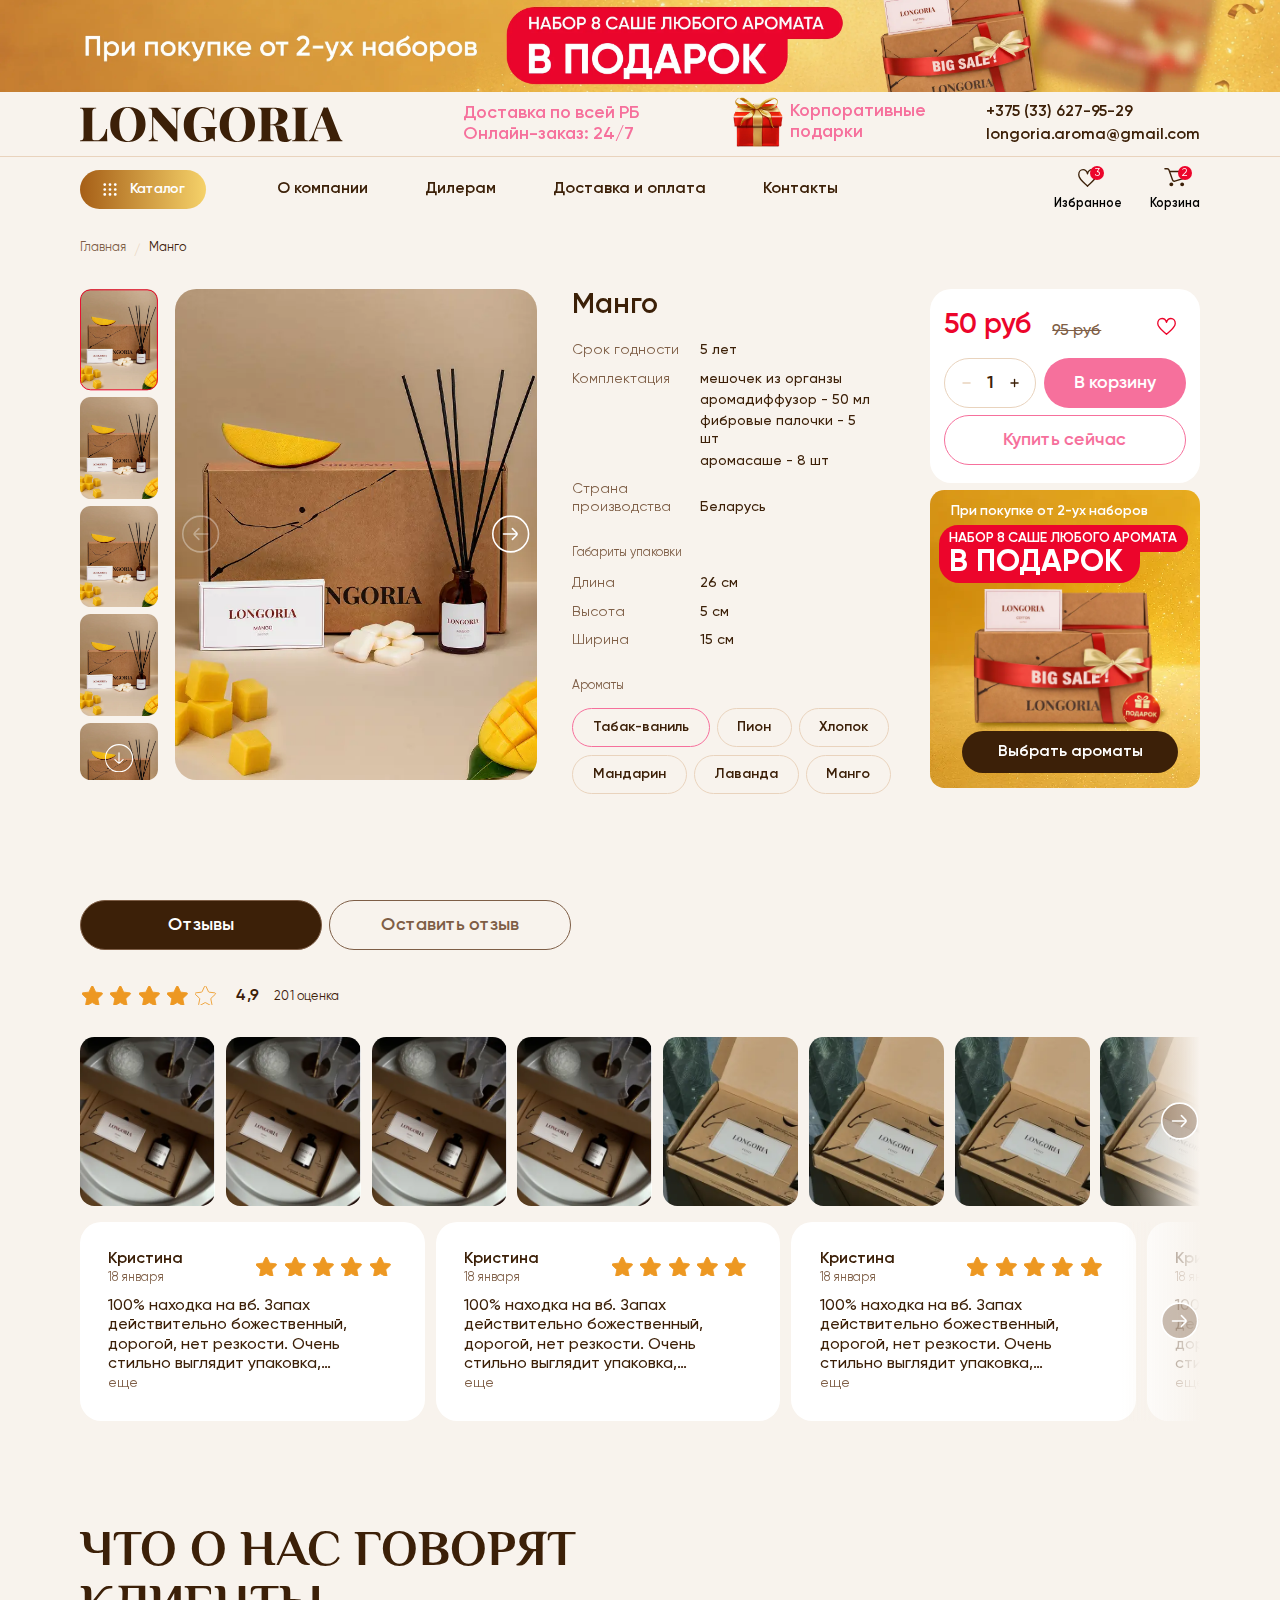
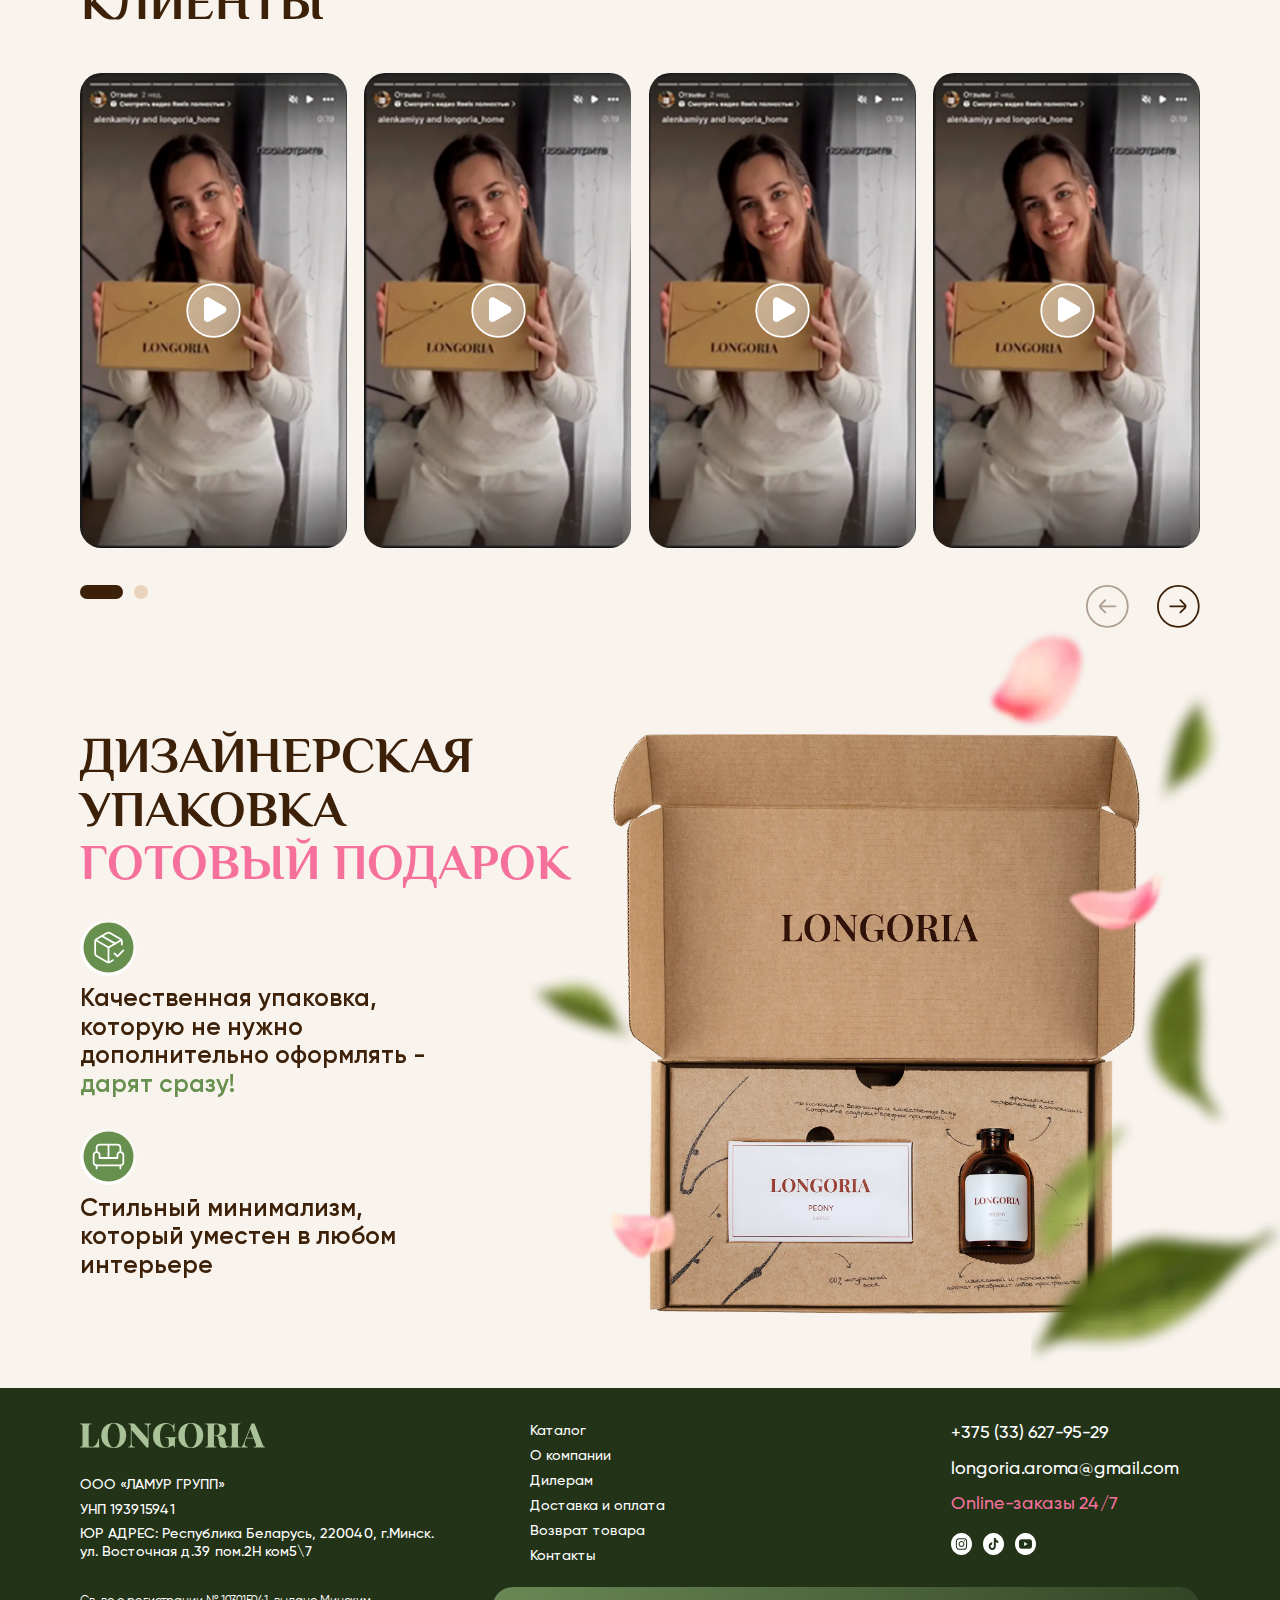
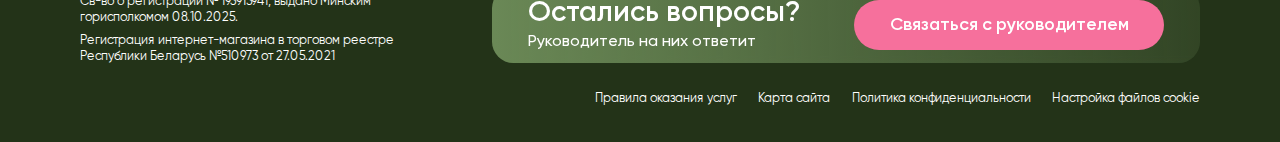
<file: catalog-item.html>
<!DOCTYPE html>
<html lang="ru">

<head>
    <meta charset="UTF-8">
    <meta name="viewport" content="width=device-width, initial-scale=1.0">
    <meta name="description" content="">
    <meta name="keywords" content="">
    <meta name="color-scheme" content="light only">
    <link rel="stylesheet" href="css/fancybox.css">
    <link rel="stylesheet" href="css/swiper-bundle.min.css">
    <link rel="stylesheet" href="css/nice-select.css">
    <link rel="stylesheet" href="css/style.min.css">
    <link rel="icon" href="img/favicon.svg" type="image/svg+xml">
    <title>Карточка товара</title>
</head>


<body class="m-page">
    <div class="wrapper">
        <header class="header">
            <div class="header-banner">
                <img src="img/main-banner.webp" alt="" class="_view1">
                <img src="img/main-banner2.webp" alt="" class="_view2">
            </div>

            <div class="header-top">
                <div class="container">
                    <div class="header-top__inner _flex-between">
                        <a href="" class="header__logo">
                            <img src="img/logo2.svg" alt="">
                        </a>

                        <div class="header-contacts">
                            <div class="header-contacts__show">
                                <img src="img/arrow-bottom.svg" alt="">
                            </div>
                            <div class="header-contacts__hidden">
                                <div class="header-contacts__info pink-text">
                                    <div class="h5">Доставка по всей РБ</div>
                                    <div class="h5">Онлайн-заказ: 24/7</div>
                                </div>
                                <div class="header-contacts__links">
                                    <a href="tel:+375 (33) 627-95-29" class="header-contacts__link text18 semi-bold-text h4-mob">
                                        +375 (33) 627-95-29
                                    </a>
                                    <a href="mailto:longoria.aroma@gmail.com" class="header-contacts__link text18 semi-bold-text h4-mob">
                                        longoria.aroma@gmail.com
                                    </a>
                                </div>
                                <div class="socials">
                                    <a href="" class="socials__item">
                                        <img src="img/ig2.svg" alt="">
                                    </a>
                                    <a href="" class="socials__item">
                                        <img src="img/tt2.svg" alt="">
                                    </a>
                                    <a href="" class="socials__item">
                                        <img src="img/youtube2.svg" alt="">
                                    </a>
                                </div>

                            </div>
                        </div>
                        <button class="burger _toggle-menu">
                            <img src="img/burger.svg" alt="">
                        </button>
                    </div>
                </div>
            </div>
            <div class="header-bottom">
                <div class="container">
                    <div class="header-bottom__inner _flex">
                        <div class="header-catalog">
                            <div class="header-catalog__show">
                                <img src="img/icon-catalog.svg" alt="">
                                <span>Каталог </span>
                            </div>
                            <div class="header-catalog__hidden">
                                <div class="header-catalog__links">
                                    <a href="" class="header-catalog__link">
                                        <span class="text18 text16-tablet">Подарочные наборы</span>
                                    </a>
                                    <a href="" class="header-catalog__link">
                                        <span class="text18 text16-tablet">Аромадиффузоры</span>
                                    </a>
                                    <a href="" class="header-catalog__link">
                                        <span class="text18 text16-tablet">Саше</span>
                                    </a>
                                </div>
                            </div>
                        </div>

                        <div class="menu">
                            <button class="menu__close _toggle-menu">
                                <img src="img/close.svg" alt="">
                            </button>
                            <nav class="nav">
                                <ul>
                                    <li><a href="">О компании</a></li>
                                    <li><a href="">Дилерам</a></li>
                                    <li><a href="">Доставка и оплата</a></li>
                                    <li><a href="">Контакты</a></li>
                                </ul>
                            </nav>
                            <div class="header-gift">
                                <img src="img/gift.webp" alt="">
                                <span class="h5 text16-tablet pink-text">
                        Корпоративные <br> подарки
                    </span>
                            </div>
                        </div>

                        <div class="header-action">
                            <button class="header-action__btn">
                                <img src="img/favourite3.svg" alt="">
                                <span class="header-action__btn-title">
                        Избранное
                    </span>
                                <span class="pin">3</span>
                            </button>
                            <button class="header-action__btn">
                                <img src="img/cart2.svg" alt="">
                                <span class="header-action__btn-title">
                        Корзина
                    </span>
                                <span class="pin">2</span>
                            </button>
                        </div>
                    </div>
                </div>
            </div>

        </header>
        <main class="content">

            <div class="catalog-item m-section _first">
                <div class="container">
                    <div class="breadcrumbs">
                        <ul>
                            <li><a href="">Главная</a></li>
                            <li><span>Манго</span></li>
                        </ul>
                    </div>
                    <div class="catalog-item__inner">
                        <div class="catalog-item__col">
                            <div class="gallery">
                                <div class="gallery__small">
                                    <div thumbsSlider class="swiper mySwiper">
                                        <div class="swiper-wrapper">
                                            <div class="swiper-slide" data-tab="0">
                                                <div class="gallery__img">
                                                    <img src="img/product-img.webp" alt="Галлерея">
                                                </div>
                                            </div>
                                            <div class="swiper-slide" data-tab="1">
                                                <div class="gallery__img">
                                                    <img src="img/product-img.webp" alt="Галлерея">
                                                </div>
                                            </div>
                                            <div class="swiper-slide" data-tab="2">
                                                <div class="gallery__img">
                                                    <img src="img/product-img.webp" alt="Галлерея">
                                                </div>
                                            </div>
                                            <div class="swiper-slide" data-tab="3">
                                                <div class="gallery__img">
                                                    <img src="img/product-img.webp" alt="Галлерея">
                                                </div>
                                            </div>
                                            <div class="swiper-slide" data-tab="4">
                                                <div class="gallery__img">
                                                    <img src="img/product-img.webp" alt="Галлерея">
                                                </div>
                                            </div>
                                            <div class="swiper-slide" data-tab="5">
                                                <div class="gallery__img">
                                                    <img src="img/product-img.webp" alt="Галлерея">
                                                </div>
                                            </div>
                                        </div>
                                    </div>
                                    <div class="swiper-nav">
                                        <div class="swiper-button swiper-button-prev">
                                            <svg xmlns="http://www.w3.org/2000/svg" width="48" height="48" viewBox="0 0 48 48" fill="none">
                                                <path d="M21.7 17.1L16.4263 22.3737C15.5281 23.2719 15.5281 24.7281 16.4263 25.6263L21.7 30.9M17.1 24H33.2M24 1C11.2975 1 1 11.2975 1 24C1 36.7025 11.2975 47 24 47C36.7025 47 47 36.7025 47 24C47 11.2975 36.7025 1 24 1Z" stroke="#3C2008" stroke-width="2" stroke-linecap="round" />
                                            </svg>
                                        </div>
                                        <div class="swiper-button swiper-button-next">
                                            <svg xmlns="http://www.w3.org/2000/svg" width="48" height="48" viewBox="0 0 48 48" fill="none">
                                                <path d="M26.3 30.9L31.5736 25.6263C32.4719 24.7281 32.4719 23.2719 31.5737 22.3737L26.3 17.1M30.9 24L14.8 24M24 47C36.7025 47 47 36.7025 47 24C47 11.2974 36.7025 0.999999 24 1C11.2974 1 0.999999 11.2975 1 24C1 36.7025 11.2975 47 24 47Z" stroke="#3C2008" stroke-width="2" stroke-linecap="round" />
                                            </svg>
                                        </div>
                                    </div>

                                </div>
                                <div class="gallery__big">
                                    <div class="swiper mySwiper2">
                                        <div class="swiper-wrapper gallery-group">
                                            <div class="swiper-slide">
                                                <a href="img/product-img.webp" class="gallery__img" data-fancybox="@@album">
                                                    <img src="img/product-img.webp" alt="Галлерея">
                                                </a>
                                            </div>
                                            <div class="swiper-slide">
                                                <a href="img/product-img.webp" class="gallery__img" data-fancybox="@@album">
                                                    <img src="img/product-img.webp" alt="Галлерея">
                                                </a>
                                            </div>
                                            <div class="swiper-slide">
                                                <a href="img/product-img.webp" class="gallery__img" data-fancybox="@@album">
                                                    <img src="img/product-img.webp" alt="Галлерея">
                                                </a>
                                            </div>
                                            <div class="swiper-slide">
                                                <a href="img/product-img.webp" class="gallery__img" data-fancybox="@@album">
                                                    <img src="img/product-img.webp" alt="Галлерея">
                                                </a>
                                            </div>
                                            <div class="swiper-slide">
                                                <a href="img/product-img.webp" class="gallery__img" data-fancybox="@@album">
                                                    <img src="img/product-img.webp" alt="Галлерея">
                                                </a>
                                            </div>
                                            <div class="swiper-slide">
                                                <a href="img/product-img.webp" class="gallery__img" data-fancybox="@@album">
                                                    <img src="img/product-img.webp" alt="Галлерея">
                                                </a>
                                            </div>
                                        </div>
                                    </div>
                                    <div class="swiper-nav">
                                        <div class="swiper-button swiper-button-prev">
                                            <svg xmlns="http://www.w3.org/2000/svg" width="48" height="48" viewBox="0 0 48 48" fill="none">
                                                <path d="M21.7 17.1L16.4263 22.3737C15.5281 23.2719 15.5281 24.7281 16.4263 25.6263L21.7 30.9M17.1 24H33.2M24 1C11.2975 1 1 11.2975 1 24C1 36.7025 11.2975 47 24 47C36.7025 47 47 36.7025 47 24C47 11.2975 36.7025 1 24 1Z" stroke="#3C2008" stroke-width="2" stroke-linecap="round" />
                                            </svg>
                                        </div>
                                        <div class="swiper-button swiper-button-next">
                                            <svg xmlns="http://www.w3.org/2000/svg" width="48" height="48" viewBox="0 0 48 48" fill="none">
                                                <path d="M26.3 30.9L31.5736 25.6263C32.4719 24.7281 32.4719 23.2719 31.5737 22.3737L26.3 17.1M30.9 24L14.8 24M24 47C36.7025 47 47 36.7025 47 24C47 11.2974 36.7025 0.999999 24 1C11.2974 1 0.999999 11.2975 1 24C1 36.7025 11.2975 47 24 47Z" stroke="#3C2008" stroke-width="2" stroke-linecap="round" />
                                            </svg>
                                        </div>
                                    </div>

                                </div>
                            </div>

                        </div>
                        <div class="catalog-item__col2">
                            <div class="product-info">
                                <h1 class="h3 h4-mob">
                                    Манго
                                </h1>
                                <div class="product-info__props">
                                    <div class="prop-item">
                                        <div class="prop-item__col">
                                            <div class="text16 text14-tablet">Срок годности</div>
                                        </div>
                                        <div class="prop-item__col2">
                                            <div class="text16 text14-tablet">5 лет</div>
                                        </div>
                                    </div>
                                    <div class="prop-item">
                                        <div class="prop-item__col">
                                            <div class="text16 text14-tablet">Комплектация</div>
                                        </div>
                                        <div class="prop-item__col2">
                                            <div class="text16 text14-tablet">мешочек из органзы</div>
                                            <div class="text16 text14-tablet">аромадиффузор - 50 мл</div>
                                            <div class="text16 text14-tablet">фибровые палочки - 5 шт</div>
                                            <div class="text16 text14-tablet">аромасаше - 8 шт</div>
                                        </div>
                                    </div>
                                    <div class="prop-item _end">
                                        <div class="prop-item__col">
                                            <div class="text16 text14-tablet">Страна производства</div>
                                        </div>
                                        <div class="prop-item__col2">
                                            <div class="text16 text14-tablet">Беларусь</div>
                                        </div>
                                    </div>
                                </div>
                            </div>
                            <div class="product-info2">
                                <div class="text14 brown-light-text">
                                    Габариты упаковки
                                </div>
                                <div class="product-info2__props">
                                    <div class="prop-item">
                                        <div class="prop-item__col">
                                            <div class="text16 text14-tablet">Длина</div>
                                        </div>
                                        <div class="prop-item__col2">
                                            <div class="text16 text14-tablet">26 см</div>
                                        </div>
                                    </div>
                                    <div class="prop-item">
                                        <div class="prop-item__col">
                                            <div class="text16 text14-tablet">Высота</div>
                                        </div>
                                        <div class="prop-item__col2">
                                            <div class="text16 text14-tablet">5 см</div>
                                        </div>
                                    </div>
                                    <div class="prop-item">
                                        <div class="prop-item__col">
                                            <div class="text16 text14-tablet">Ширина</div>
                                        </div>
                                        <div class="prop-item__col2">
                                            <div class="text16 text14-tablet">15 см</div>
                                        </div>
                                    </div>
                                </div>
                            </div>
                            <div class="product-categories">
                                <div class="product-categories__title text14 brown-light-text">
                                    Ароматы
                                </div>
                                <div class="product-categories__items">
                                    <button data-tab="0" class="product-categories__item _active">
                                        <span>Табак-ваниль</span>
                                    </button>
                                    <button data-tab="1" class="product-categories__item">
                                        <span>Пион</span>
                                    </button>
                                    <button data-tab="2" class="product-categories__item">
                                        <span>Хлопок</span>
                                    </button>
                                    <button data-tab="3" class="product-categories__item">
                                        <span>Мандарин</span>
                                    </button>
                                    <button data-tab="4" class="product-categories__item">
                                        <span>Лаванда</span>
                                    </button>
                                    <button data-tab="5" class="product-categories__item">
                                        <span>Манго</span>
                                    </button>
                                </div>
                            </div>
                            <div class="product-cart">
                                <div class="product-cart__top _flex-between">
                                    <div class="product-cart__prices">
                                        <div class="product-cart__price h3 red-text">50 руб</div>
                                        <div class="product-cart__price2 text18 text16-tablet brown-light-text">
                                            95 руб
                                        </div>
                                    </div>
                                    <button class="favourite-btn"></button>
                                </div>
                                <div class="product-card__bottom">
                                    <div class='cartcalc'>
                                        <button class='ccalc-minus'>
                                            <svg xmlns="http://www.w3.org/2000/svg" width="16" height="16" viewBox="0 0 16 16" fill="none">
                                                <path d="M4.5 8H12.5" stroke="#3C2008" stroke-width="1.5" stroke-linecap="round" stroke-linejoin="round" />
                                            </svg>
                                        </button>
                                        <input type='text' value='1'>
                                        <button class='ccalc-plus'>
                                            <svg xmlns="http://www.w3.org/2000/svg" width="16" height="16" viewBox="0 0 16 16" fill="none">
                                                <path d="M8.5 4V12" stroke="#3C2008" stroke-width="1.5" stroke-linecap="round" stroke-linejoin="round" />
                                                <path d="M4.5 8H12.5" stroke="#3C2008" stroke-width="1.5" stroke-linecap="round" stroke-linejoin="round" />
                                            </svg>
                                        </button>
                                    </div>

                                    <button class="_js-cart-btn cart-btn product-card__btn m-btn m-btn-pink">
                                        <span class="_view1">В корзину</span>
                                        <span class="_view2">В корзине</span>
                                    </button>
                                </div>
                                <button class="product-cart__btn m-btn m-btn-pink-outline">
                                    <span>Купить сейчас</span>
                                </button>
                            </div>
                            <div class="product-sale">
                                <div class="sale__inner">
                                    <div class="sale__top">
                                        <h2 class="sale__title h1">
                                            акция
                                        </h2>
                                    </div>
                                    <div class="sale__subtitle">
                                        <div class="h4 h5-tablet">
                                            При покупке от 2-ух наборов
                                        </div>
                                    </div>
                                    <div class="sale-gift">
                                        <div class="sale-gift__row">
                                            <div class="h4 text17-tablet">
                                                набор 8 саше любого аромата
                                            </div>
                                        </div>
                                        <div class="sale-gift__row2">
                                            <div class="sale-gift__title">
                                                в подарок
                                            </div>
                                        </div>
                                    </div>
                                    <img src="img/sale.webp" alt="" class="sale__img">
                                    <div class="sale__nav">
                                        <a href="" class="sale__link m-btn m-btn-brown">
                                            <span>Выбрать ароматы</span>
                                        </a>
                                    </div>
                                </div>

                            </div>
                        </div>
                    </div>
                </div>
            </div>

            <div class="reviews m-section _tabs-parent">
                <div class="container">
                    <div class="reviews__tabs">
                        <div class="reviews__tab _tab _active" data-tab="_tab1">
                            <span class="h5">Отзывы</span>
                        </div>
                        <div class="reviews__tab _tab" data-tab="_tab2">
                            <span class="h5">Оставить отзыв</span>
                        </div>
                    </div>

                    <div class="tab-content _tab1 _active">
                        <div class="rating">
                            <div class="rating-input rating-input--read-only" data-total-rating="4" data-rating-code="1">
                                <div class="rating-input__item" data-rating-value="5">
                                    <svg xmlns="http://www.w3.org/2000/svg" width="25" height="23" viewBox="0 0 25 23" fill="none">
                                        <path d="M11.1374 0.581212C11.4948 -0.19366 12.5961 -0.193658 12.9535 0.581214L15.7609 6.66766C15.9065 6.98347 16.2058 7.20091 16.5512 7.24186L23.2073 8.03105C24.0547 8.13152 24.395 9.17891 23.7685 9.75828L18.8475 14.3091C18.5921 14.5452 18.4778 14.8971 18.5456 15.2382L19.8519 21.8124C20.0182 22.6493 19.1272 23.2966 18.3826 22.8798L12.5339 19.606C12.2304 19.4361 11.8604 19.4361 11.557 19.606L5.7082 22.8798C4.96359 23.2966 4.07263 22.6493 4.23893 21.8124L5.54522 15.2382C5.613 14.8971 5.49868 14.5452 5.24335 14.3091L0.322324 9.75827C-0.304176 9.1789 0.0361416 8.13152 0.883535 8.03105L7.53963 7.24186C7.88499 7.20091 8.18428 6.98347 8.32995 6.66766L11.1374 0.581212Z" fill="#ED9822" />
                                    </svg>
                                </div>
                                <div class="rating-input__item" data-rating-value="4">
                                    <svg xmlns="http://www.w3.org/2000/svg" width="25" height="23" viewBox="0 0 25 23" fill="none">
                                        <path d="M11.1374 0.581212C11.4948 -0.19366 12.5961 -0.193658 12.9535 0.581214L15.7609 6.66766C15.9065 6.98347 16.2058 7.20091 16.5512 7.24186L23.2073 8.03105C24.0547 8.13152 24.395 9.17891 23.7685 9.75828L18.8475 14.3091C18.5921 14.5452 18.4778 14.8971 18.5456 15.2382L19.8519 21.8124C20.0182 22.6493 19.1272 23.2966 18.3826 22.8798L12.5339 19.606C12.2304 19.4361 11.8604 19.4361 11.557 19.606L5.7082 22.8798C4.96359 23.2966 4.07263 22.6493 4.23893 21.8124L5.54522 15.2382C5.613 14.8971 5.49868 14.5452 5.24335 14.3091L0.322324 9.75827C-0.304176 9.1789 0.0361416 8.13152 0.883535 8.03105L7.53963 7.24186C7.88499 7.20091 8.18428 6.98347 8.32995 6.66766L11.1374 0.581212Z" fill="#ED9822" />
                                    </svg>
                                </div>
                                <div class="rating-input__item" data-rating-value="3">
                                    <svg xmlns="http://www.w3.org/2000/svg" width="25" height="23" viewBox="0 0 25 23" fill="none">
                                        <path d="M11.1374 0.581212C11.4948 -0.19366 12.5961 -0.193658 12.9535 0.581214L15.7609 6.66766C15.9065 6.98347 16.2058 7.20091 16.5512 7.24186L23.2073 8.03105C24.0547 8.13152 24.395 9.17891 23.7685 9.75828L18.8475 14.3091C18.5921 14.5452 18.4778 14.8971 18.5456 15.2382L19.8519 21.8124C20.0182 22.6493 19.1272 23.2966 18.3826 22.8798L12.5339 19.606C12.2304 19.4361 11.8604 19.4361 11.557 19.606L5.7082 22.8798C4.96359 23.2966 4.07263 22.6493 4.23893 21.8124L5.54522 15.2382C5.613 14.8971 5.49868 14.5452 5.24335 14.3091L0.322324 9.75827C-0.304176 9.1789 0.0361416 8.13152 0.883535 8.03105L7.53963 7.24186C7.88499 7.20091 8.18428 6.98347 8.32995 6.66766L11.1374 0.581212Z" fill="#ED9822" />
                                    </svg>
                                </div>
                                <div class="rating-input__item" data-rating-value="2">
                                    <svg xmlns="http://www.w3.org/2000/svg" width="25" height="23" viewBox="0 0 25 23" fill="none">
                                        <path d="M11.1374 0.581212C11.4948 -0.19366 12.5961 -0.193658 12.9535 0.581214L15.7609 6.66766C15.9065 6.98347 16.2058 7.20091 16.5512 7.24186L23.2073 8.03105C24.0547 8.13152 24.395 9.17891 23.7685 9.75828L18.8475 14.3091C18.5921 14.5452 18.4778 14.8971 18.5456 15.2382L19.8519 21.8124C20.0182 22.6493 19.1272 23.2966 18.3826 22.8798L12.5339 19.606C12.2304 19.4361 11.8604 19.4361 11.557 19.606L5.7082 22.8798C4.96359 23.2966 4.07263 22.6493 4.23893 21.8124L5.54522 15.2382C5.613 14.8971 5.49868 14.5452 5.24335 14.3091L0.322324 9.75827C-0.304176 9.1789 0.0361416 8.13152 0.883535 8.03105L7.53963 7.24186C7.88499 7.20091 8.18428 6.98347 8.32995 6.66766L11.1374 0.581212Z" fill="#ED9822" />
                                    </svg>
                                </div>
                                <div class="rating-input__item" data-rating-value="1">
                                    <svg xmlns="http://www.w3.org/2000/svg" width="25" height="23" viewBox="0 0 25 23" fill="none">
                                        <path d="M11.1374 0.581212C11.4948 -0.19366 12.5961 -0.193658 12.9535 0.581214L15.7609 6.66766C15.9065 6.98347 16.2058 7.20091 16.5512 7.24186L23.2073 8.03105C24.0547 8.13152 24.395 9.17891 23.7685 9.75828L18.8475 14.3091C18.5921 14.5452 18.4778 14.8971 18.5456 15.2382L19.8519 21.8124C20.0182 22.6493 19.1272 23.2966 18.3826 22.8798L12.5339 19.606C12.2304 19.4361 11.8604 19.4361 11.557 19.606L5.7082 22.8798C4.96359 23.2966 4.07263 22.6493 4.23893 21.8124L5.54522 15.2382C5.613 14.8971 5.49868 14.5452 5.24335 14.3091L0.322324 9.75827C-0.304176 9.1789 0.0361416 8.13152 0.883535 8.03105L7.53963 7.24186C7.88499 7.20091 8.18428 6.98347 8.32995 6.66766L11.1374 0.581212Z" fill="#ED9822" />
                                    </svg>
                                </div>
                                <input class="rating-input__field" type="number" value="0">


                            </div>
                            <div class="text18 semi-bold-text">
                                4,9
                            </div>
                            <div class="text14">
                                201 оценка
                            </div>
                        </div>

                        <div class="images-slider slider">
                            <div class="slider__wrap">
                                <div class="swiper-container">
                                    <div class="swiper-wrapper">
                                        <div class="swiper-slide">
                                            <a href="img/review-img.webp" data-fancybox="review-images" class="images-slider__item">
                                                <img src="img/review-img.webp" alt="">
                                            </a>
                                        </div>
                                        <div class="swiper-slide">
                                            <a href="img/review-img.webp" data-fancybox="review-images" class="images-slider__item">
                                                <img src="img/review-img.webp" alt="">
                                            </a>
                                        </div>
                                        <div class="swiper-slide">
                                            <a href="img/review-img.webp" data-fancybox="review-images" class="images-slider__item">
                                                <img src="img/review-img.webp" alt="">
                                            </a>
                                        </div>
                                        <div class="swiper-slide">
                                            <a href="img/review-img.webp" data-fancybox="review-images" class="images-slider__item">
                                                <img src="img/review-img.webp" alt="">
                                            </a>
                                        </div>
                                        <div class="swiper-slide">
                                            <a href="img/review-img2.webp" data-fancybox="review-images" class="images-slider__item">
                                                <img src="img/review-img2.webp" alt="">
                                            </a>
                                        </div>
                                        <div class="swiper-slide">
                                            <a href="img/review-img2.webp" data-fancybox="review-images" class="images-slider__item">
                                                <img src="img/review-img2.webp" alt="">
                                            </a>
                                        </div>
                                        <div class="swiper-slide">
                                            <a href="img/review-img2.webp" data-fancybox="review-images" class="images-slider__item">
                                                <img src="img/review-img2.webp" alt="">
                                            </a>
                                        </div>
                                        <div class="swiper-slide">
                                            <a href="img/review-img2.webp" data-fancybox="review-images" class="images-slider__item">
                                                <img src="img/review-img2.webp" alt="">
                                            </a>
                                        </div>
                                        <div class="swiper-slide">
                                            <a href="img/review-img2.webp" data-fancybox="review-images" class="images-slider__item">
                                                <img src="img/review-img2.webp" alt="">
                                            </a>
                                        </div>
                                        <div class="swiper-slide">
                                            <a href="img/review-img2.webp" data-fancybox="review-images" class="images-slider__item">
                                                <img src="img/review-img2.webp" alt="">
                                            </a>
                                        </div>
                                    </div>
                                </div>
                            </div>
                            <div class="swiper-nav">
                                <div class="swiper-button swiper-button-prev">
                                    <svg xmlns="http://www.w3.org/2000/svg" width="48" height="48" viewBox="0 0 48 48" fill="none">
                                        <path d="M21.7 17.1L16.4263 22.3737C15.5281 23.2719 15.5281 24.7281 16.4263 25.6263L21.7 30.9M17.1 24H33.2M24 1C11.2975 1 1 11.2975 1 24C1 36.7025 11.2975 47 24 47C36.7025 47 47 36.7025 47 24C47 11.2975 36.7025 1 24 1Z" stroke="#3C2008" stroke-width="2" stroke-linecap="round" />
                                    </svg>
                                </div>
                                <div class="swiper-button swiper-button-next">
                                    <svg xmlns="http://www.w3.org/2000/svg" width="48" height="48" viewBox="0 0 48 48" fill="none">
                                        <path d="M26.3 30.9L31.5736 25.6263C32.4719 24.7281 32.4719 23.2719 31.5737 22.3737L26.3 17.1M30.9 24L14.8 24M24 47C36.7025 47 47 36.7025 47 24C47 11.2974 36.7025 0.999999 24 1C11.2974 1 0.999999 11.2975 1 24C1 36.7025 11.2975 47 24 47Z" stroke="#3C2008" stroke-width="2" stroke-linecap="round" />
                                    </svg>
                                </div>
                            </div>

                        </div>

                        <div class="reviews-slider slider">
                            <div class="slider__wrap">
                                <div class="swiper-container">
                                    <div class="swiper-wrapper">
                                        <div class="swiper-slide">
                                            <div class="review-card">
                                                <div class="review-card__top _flex-between">
                                                    <div class="review-card__info">
                                                        <div class="text18 semi-bold-text">
                                                            Кристина
                                                        </div>
                                                        <div class="text14 brown-light-text">
                                                            18 января
                                                        </div>
                                                    </div>
                                                    <div class="rating">
                                                        <div class="rating-input rating-input--read-only" data-total-rating="5" data-rating-code="1">
                                                            <div class="rating-input__item" data-rating-value="5">
                                                                <svg xmlns="http://www.w3.org/2000/svg" width="25" height="23" viewBox="0 0 25 23" fill="none">
                                                                    <path d="M11.1374 0.581212C11.4948 -0.19366 12.5961 -0.193658 12.9535 0.581214L15.7609 6.66766C15.9065 6.98347 16.2058 7.20091 16.5512 7.24186L23.2073 8.03105C24.0547 8.13152 24.395 9.17891 23.7685 9.75828L18.8475 14.3091C18.5921 14.5452 18.4778 14.8971 18.5456 15.2382L19.8519 21.8124C20.0182 22.6493 19.1272 23.2966 18.3826 22.8798L12.5339 19.606C12.2304 19.4361 11.8604 19.4361 11.557 19.606L5.7082 22.8798C4.96359 23.2966 4.07263 22.6493 4.23893 21.8124L5.54522 15.2382C5.613 14.8971 5.49868 14.5452 5.24335 14.3091L0.322324 9.75827C-0.304176 9.1789 0.0361416 8.13152 0.883535 8.03105L7.53963 7.24186C7.88499 7.20091 8.18428 6.98347 8.32995 6.66766L11.1374 0.581212Z" fill="#ED9822" />
                                                                </svg>
                                                            </div>
                                                            <div class="rating-input__item" data-rating-value="4">
                                                                <svg xmlns="http://www.w3.org/2000/svg" width="25" height="23" viewBox="0 0 25 23" fill="none">
                                                                    <path d="M11.1374 0.581212C11.4948 -0.19366 12.5961 -0.193658 12.9535 0.581214L15.7609 6.66766C15.9065 6.98347 16.2058 7.20091 16.5512 7.24186L23.2073 8.03105C24.0547 8.13152 24.395 9.17891 23.7685 9.75828L18.8475 14.3091C18.5921 14.5452 18.4778 14.8971 18.5456 15.2382L19.8519 21.8124C20.0182 22.6493 19.1272 23.2966 18.3826 22.8798L12.5339 19.606C12.2304 19.4361 11.8604 19.4361 11.557 19.606L5.7082 22.8798C4.96359 23.2966 4.07263 22.6493 4.23893 21.8124L5.54522 15.2382C5.613 14.8971 5.49868 14.5452 5.24335 14.3091L0.322324 9.75827C-0.304176 9.1789 0.0361416 8.13152 0.883535 8.03105L7.53963 7.24186C7.88499 7.20091 8.18428 6.98347 8.32995 6.66766L11.1374 0.581212Z" fill="#ED9822" />
                                                                </svg>
                                                            </div>
                                                            <div class="rating-input__item" data-rating-value="3">
                                                                <svg xmlns="http://www.w3.org/2000/svg" width="25" height="23" viewBox="0 0 25 23" fill="none">
                                                                    <path d="M11.1374 0.581212C11.4948 -0.19366 12.5961 -0.193658 12.9535 0.581214L15.7609 6.66766C15.9065 6.98347 16.2058 7.20091 16.5512 7.24186L23.2073 8.03105C24.0547 8.13152 24.395 9.17891 23.7685 9.75828L18.8475 14.3091C18.5921 14.5452 18.4778 14.8971 18.5456 15.2382L19.8519 21.8124C20.0182 22.6493 19.1272 23.2966 18.3826 22.8798L12.5339 19.606C12.2304 19.4361 11.8604 19.4361 11.557 19.606L5.7082 22.8798C4.96359 23.2966 4.07263 22.6493 4.23893 21.8124L5.54522 15.2382C5.613 14.8971 5.49868 14.5452 5.24335 14.3091L0.322324 9.75827C-0.304176 9.1789 0.0361416 8.13152 0.883535 8.03105L7.53963 7.24186C7.88499 7.20091 8.18428 6.98347 8.32995 6.66766L11.1374 0.581212Z" fill="#ED9822" />
                                                                </svg>
                                                            </div>
                                                            <div class="rating-input__item" data-rating-value="2">
                                                                <svg xmlns="http://www.w3.org/2000/svg" width="25" height="23" viewBox="0 0 25 23" fill="none">
                                                                    <path d="M11.1374 0.581212C11.4948 -0.19366 12.5961 -0.193658 12.9535 0.581214L15.7609 6.66766C15.9065 6.98347 16.2058 7.20091 16.5512 7.24186L23.2073 8.03105C24.0547 8.13152 24.395 9.17891 23.7685 9.75828L18.8475 14.3091C18.5921 14.5452 18.4778 14.8971 18.5456 15.2382L19.8519 21.8124C20.0182 22.6493 19.1272 23.2966 18.3826 22.8798L12.5339 19.606C12.2304 19.4361 11.8604 19.4361 11.557 19.606L5.7082 22.8798C4.96359 23.2966 4.07263 22.6493 4.23893 21.8124L5.54522 15.2382C5.613 14.8971 5.49868 14.5452 5.24335 14.3091L0.322324 9.75827C-0.304176 9.1789 0.0361416 8.13152 0.883535 8.03105L7.53963 7.24186C7.88499 7.20091 8.18428 6.98347 8.32995 6.66766L11.1374 0.581212Z" fill="#ED9822" />
                                                                </svg>
                                                            </div>
                                                            <div class="rating-input__item" data-rating-value="1">
                                                                <svg xmlns="http://www.w3.org/2000/svg" width="25" height="23" viewBox="0 0 25 23" fill="none">
                                                                    <path d="M11.1374 0.581212C11.4948 -0.19366 12.5961 -0.193658 12.9535 0.581214L15.7609 6.66766C15.9065 6.98347 16.2058 7.20091 16.5512 7.24186L23.2073 8.03105C24.0547 8.13152 24.395 9.17891 23.7685 9.75828L18.8475 14.3091C18.5921 14.5452 18.4778 14.8971 18.5456 15.2382L19.8519 21.8124C20.0182 22.6493 19.1272 23.2966 18.3826 22.8798L12.5339 19.606C12.2304 19.4361 11.8604 19.4361 11.557 19.606L5.7082 22.8798C4.96359 23.2966 4.07263 22.6493 4.23893 21.8124L5.54522 15.2382C5.613 14.8971 5.49868 14.5452 5.24335 14.3091L0.322324 9.75827C-0.304176 9.1789 0.0361416 8.13152 0.883535 8.03105L7.53963 7.24186C7.88499 7.20091 8.18428 6.98347 8.32995 6.66766L11.1374 0.581212Z" fill="#ED9822" />
                                                                </svg>
                                                            </div>
                                                            <input class="rating-input__field" type="number" value="0">


                                                        </div>
                                                    </div>
                                                </div>
                                                <div class="review-card__text medium-text">
                                                    <div class="text18 text16-tablet">
                                                        100% находка на вб. Запах действительно божественный, дорогой, нет резкости. Очень стильно выглядит упаковка, особенно белая, в которой лежат саше
                                                    </div>
                                                    <button data-text="100% находка на вб. Запах действительно божественный, дорогой, нет резкости. Очень стильно выглядит упаковка, особенно белая, в которой лежат саше 100% находка на вб. Запах действительно божественный, дорогой, нет резкости. Очень стильно выглядит упаковка, особенно белая, в которой лежат саше 100% находка на вб. Запах действительно божественный, дорогой, нет резкости. Очень стильно выглядит упаковка, особенно белая, в которой лежат саше 100% находка на вб. Запах действительно божественный, дорогой, нет резкости. Очень стильно выглядит упаковка, особенно белая, в которой лежат саше" class="review-card__more text16 brown-light-text">
                                                        еще
                                                    </button>
                                                </div>
                                            </div>

                                        </div>
                                        <div class="swiper-slide">
                                            <div class="review-card">
                                                <div class="review-card__top _flex-between">
                                                    <div class="review-card__info">
                                                        <div class="text18 semi-bold-text">
                                                            Кристина
                                                        </div>
                                                        <div class="text14 brown-light-text">
                                                            18 января
                                                        </div>
                                                    </div>
                                                    <div class="rating">
                                                        <div class="rating-input rating-input--read-only" data-total-rating="5" data-rating-code="1">
                                                            <div class="rating-input__item" data-rating-value="5">
                                                                <svg xmlns="http://www.w3.org/2000/svg" width="25" height="23" viewBox="0 0 25 23" fill="none">
                                                                    <path d="M11.1374 0.581212C11.4948 -0.19366 12.5961 -0.193658 12.9535 0.581214L15.7609 6.66766C15.9065 6.98347 16.2058 7.20091 16.5512 7.24186L23.2073 8.03105C24.0547 8.13152 24.395 9.17891 23.7685 9.75828L18.8475 14.3091C18.5921 14.5452 18.4778 14.8971 18.5456 15.2382L19.8519 21.8124C20.0182 22.6493 19.1272 23.2966 18.3826 22.8798L12.5339 19.606C12.2304 19.4361 11.8604 19.4361 11.557 19.606L5.7082 22.8798C4.96359 23.2966 4.07263 22.6493 4.23893 21.8124L5.54522 15.2382C5.613 14.8971 5.49868 14.5452 5.24335 14.3091L0.322324 9.75827C-0.304176 9.1789 0.0361416 8.13152 0.883535 8.03105L7.53963 7.24186C7.88499 7.20091 8.18428 6.98347 8.32995 6.66766L11.1374 0.581212Z" fill="#ED9822" />
                                                                </svg>
                                                            </div>
                                                            <div class="rating-input__item" data-rating-value="4">
                                                                <svg xmlns="http://www.w3.org/2000/svg" width="25" height="23" viewBox="0 0 25 23" fill="none">
                                                                    <path d="M11.1374 0.581212C11.4948 -0.19366 12.5961 -0.193658 12.9535 0.581214L15.7609 6.66766C15.9065 6.98347 16.2058 7.20091 16.5512 7.24186L23.2073 8.03105C24.0547 8.13152 24.395 9.17891 23.7685 9.75828L18.8475 14.3091C18.5921 14.5452 18.4778 14.8971 18.5456 15.2382L19.8519 21.8124C20.0182 22.6493 19.1272 23.2966 18.3826 22.8798L12.5339 19.606C12.2304 19.4361 11.8604 19.4361 11.557 19.606L5.7082 22.8798C4.96359 23.2966 4.07263 22.6493 4.23893 21.8124L5.54522 15.2382C5.613 14.8971 5.49868 14.5452 5.24335 14.3091L0.322324 9.75827C-0.304176 9.1789 0.0361416 8.13152 0.883535 8.03105L7.53963 7.24186C7.88499 7.20091 8.18428 6.98347 8.32995 6.66766L11.1374 0.581212Z" fill="#ED9822" />
                                                                </svg>
                                                            </div>
                                                            <div class="rating-input__item" data-rating-value="3">
                                                                <svg xmlns="http://www.w3.org/2000/svg" width="25" height="23" viewBox="0 0 25 23" fill="none">
                                                                    <path d="M11.1374 0.581212C11.4948 -0.19366 12.5961 -0.193658 12.9535 0.581214L15.7609 6.66766C15.9065 6.98347 16.2058 7.20091 16.5512 7.24186L23.2073 8.03105C24.0547 8.13152 24.395 9.17891 23.7685 9.75828L18.8475 14.3091C18.5921 14.5452 18.4778 14.8971 18.5456 15.2382L19.8519 21.8124C20.0182 22.6493 19.1272 23.2966 18.3826 22.8798L12.5339 19.606C12.2304 19.4361 11.8604 19.4361 11.557 19.606L5.7082 22.8798C4.96359 23.2966 4.07263 22.6493 4.23893 21.8124L5.54522 15.2382C5.613 14.8971 5.49868 14.5452 5.24335 14.3091L0.322324 9.75827C-0.304176 9.1789 0.0361416 8.13152 0.883535 8.03105L7.53963 7.24186C7.88499 7.20091 8.18428 6.98347 8.32995 6.66766L11.1374 0.581212Z" fill="#ED9822" />
                                                                </svg>
                                                            </div>
                                                            <div class="rating-input__item" data-rating-value="2">
                                                                <svg xmlns="http://www.w3.org/2000/svg" width="25" height="23" viewBox="0 0 25 23" fill="none">
                                                                    <path d="M11.1374 0.581212C11.4948 -0.19366 12.5961 -0.193658 12.9535 0.581214L15.7609 6.66766C15.9065 6.98347 16.2058 7.20091 16.5512 7.24186L23.2073 8.03105C24.0547 8.13152 24.395 9.17891 23.7685 9.75828L18.8475 14.3091C18.5921 14.5452 18.4778 14.8971 18.5456 15.2382L19.8519 21.8124C20.0182 22.6493 19.1272 23.2966 18.3826 22.8798L12.5339 19.606C12.2304 19.4361 11.8604 19.4361 11.557 19.606L5.7082 22.8798C4.96359 23.2966 4.07263 22.6493 4.23893 21.8124L5.54522 15.2382C5.613 14.8971 5.49868 14.5452 5.24335 14.3091L0.322324 9.75827C-0.304176 9.1789 0.0361416 8.13152 0.883535 8.03105L7.53963 7.24186C7.88499 7.20091 8.18428 6.98347 8.32995 6.66766L11.1374 0.581212Z" fill="#ED9822" />
                                                                </svg>
                                                            </div>
                                                            <div class="rating-input__item" data-rating-value="1">
                                                                <svg xmlns="http://www.w3.org/2000/svg" width="25" height="23" viewBox="0 0 25 23" fill="none">
                                                                    <path d="M11.1374 0.581212C11.4948 -0.19366 12.5961 -0.193658 12.9535 0.581214L15.7609 6.66766C15.9065 6.98347 16.2058 7.20091 16.5512 7.24186L23.2073 8.03105C24.0547 8.13152 24.395 9.17891 23.7685 9.75828L18.8475 14.3091C18.5921 14.5452 18.4778 14.8971 18.5456 15.2382L19.8519 21.8124C20.0182 22.6493 19.1272 23.2966 18.3826 22.8798L12.5339 19.606C12.2304 19.4361 11.8604 19.4361 11.557 19.606L5.7082 22.8798C4.96359 23.2966 4.07263 22.6493 4.23893 21.8124L5.54522 15.2382C5.613 14.8971 5.49868 14.5452 5.24335 14.3091L0.322324 9.75827C-0.304176 9.1789 0.0361416 8.13152 0.883535 8.03105L7.53963 7.24186C7.88499 7.20091 8.18428 6.98347 8.32995 6.66766L11.1374 0.581212Z" fill="#ED9822" />
                                                                </svg>
                                                            </div>
                                                            <input class="rating-input__field" type="number" value="0">


                                                        </div>
                                                    </div>
                                                </div>
                                                <div class="review-card__text medium-text">
                                                    <div class="text18 text16-tablet">
                                                        100% находка на вб. Запах действительно божественный, дорогой, нет резкости. Очень стильно выглядит упаковка, особенно белая, в которой лежат саше
                                                    </div>
                                                    <button data-text="100% находка на вб. Запах действительно божественный, дорогой, нет резкости. Очень стильно выглядит упаковка, особенно белая, в которой лежат саше 100% находка на вб. Запах действительно божественный, дорогой, нет резкости. Очень стильно выглядит упаковка, особенно белая, в которой лежат саше 100% находка на вб. Запах действительно божественный, дорогой, нет резкости. Очень стильно выглядит упаковка, особенно белая, в которой лежат саше 100% находка на вб. Запах действительно божественный, дорогой, нет резкости. Очень стильно выглядит упаковка, особенно белая, в которой лежат саше" class="review-card__more text16 brown-light-text">
                                                        еще
                                                    </button>
                                                </div>
                                            </div>

                                        </div>
                                        <div class="swiper-slide">
                                            <div class="review-card">
                                                <div class="review-card__top _flex-between">
                                                    <div class="review-card__info">
                                                        <div class="text18 semi-bold-text">
                                                            Кристина
                                                        </div>
                                                        <div class="text14 brown-light-text">
                                                            18 января
                                                        </div>
                                                    </div>
                                                    <div class="rating">
                                                        <div class="rating-input rating-input--read-only" data-total-rating="5" data-rating-code="1">
                                                            <div class="rating-input__item" data-rating-value="5">
                                                                <svg xmlns="http://www.w3.org/2000/svg" width="25" height="23" viewBox="0 0 25 23" fill="none">
                                                                    <path d="M11.1374 0.581212C11.4948 -0.19366 12.5961 -0.193658 12.9535 0.581214L15.7609 6.66766C15.9065 6.98347 16.2058 7.20091 16.5512 7.24186L23.2073 8.03105C24.0547 8.13152 24.395 9.17891 23.7685 9.75828L18.8475 14.3091C18.5921 14.5452 18.4778 14.8971 18.5456 15.2382L19.8519 21.8124C20.0182 22.6493 19.1272 23.2966 18.3826 22.8798L12.5339 19.606C12.2304 19.4361 11.8604 19.4361 11.557 19.606L5.7082 22.8798C4.96359 23.2966 4.07263 22.6493 4.23893 21.8124L5.54522 15.2382C5.613 14.8971 5.49868 14.5452 5.24335 14.3091L0.322324 9.75827C-0.304176 9.1789 0.0361416 8.13152 0.883535 8.03105L7.53963 7.24186C7.88499 7.20091 8.18428 6.98347 8.32995 6.66766L11.1374 0.581212Z" fill="#ED9822" />
                                                                </svg>
                                                            </div>
                                                            <div class="rating-input__item" data-rating-value="4">
                                                                <svg xmlns="http://www.w3.org/2000/svg" width="25" height="23" viewBox="0 0 25 23" fill="none">
                                                                    <path d="M11.1374 0.581212C11.4948 -0.19366 12.5961 -0.193658 12.9535 0.581214L15.7609 6.66766C15.9065 6.98347 16.2058 7.20091 16.5512 7.24186L23.2073 8.03105C24.0547 8.13152 24.395 9.17891 23.7685 9.75828L18.8475 14.3091C18.5921 14.5452 18.4778 14.8971 18.5456 15.2382L19.8519 21.8124C20.0182 22.6493 19.1272 23.2966 18.3826 22.8798L12.5339 19.606C12.2304 19.4361 11.8604 19.4361 11.557 19.606L5.7082 22.8798C4.96359 23.2966 4.07263 22.6493 4.23893 21.8124L5.54522 15.2382C5.613 14.8971 5.49868 14.5452 5.24335 14.3091L0.322324 9.75827C-0.304176 9.1789 0.0361416 8.13152 0.883535 8.03105L7.53963 7.24186C7.88499 7.20091 8.18428 6.98347 8.32995 6.66766L11.1374 0.581212Z" fill="#ED9822" />
                                                                </svg>
                                                            </div>
                                                            <div class="rating-input__item" data-rating-value="3">
                                                                <svg xmlns="http://www.w3.org/2000/svg" width="25" height="23" viewBox="0 0 25 23" fill="none">
                                                                    <path d="M11.1374 0.581212C11.4948 -0.19366 12.5961 -0.193658 12.9535 0.581214L15.7609 6.66766C15.9065 6.98347 16.2058 7.20091 16.5512 7.24186L23.2073 8.03105C24.0547 8.13152 24.395 9.17891 23.7685 9.75828L18.8475 14.3091C18.5921 14.5452 18.4778 14.8971 18.5456 15.2382L19.8519 21.8124C20.0182 22.6493 19.1272 23.2966 18.3826 22.8798L12.5339 19.606C12.2304 19.4361 11.8604 19.4361 11.557 19.606L5.7082 22.8798C4.96359 23.2966 4.07263 22.6493 4.23893 21.8124L5.54522 15.2382C5.613 14.8971 5.49868 14.5452 5.24335 14.3091L0.322324 9.75827C-0.304176 9.1789 0.0361416 8.13152 0.883535 8.03105L7.53963 7.24186C7.88499 7.20091 8.18428 6.98347 8.32995 6.66766L11.1374 0.581212Z" fill="#ED9822" />
                                                                </svg>
                                                            </div>
                                                            <div class="rating-input__item" data-rating-value="2">
                                                                <svg xmlns="http://www.w3.org/2000/svg" width="25" height="23" viewBox="0 0 25 23" fill="none">
                                                                    <path d="M11.1374 0.581212C11.4948 -0.19366 12.5961 -0.193658 12.9535 0.581214L15.7609 6.66766C15.9065 6.98347 16.2058 7.20091 16.5512 7.24186L23.2073 8.03105C24.0547 8.13152 24.395 9.17891 23.7685 9.75828L18.8475 14.3091C18.5921 14.5452 18.4778 14.8971 18.5456 15.2382L19.8519 21.8124C20.0182 22.6493 19.1272 23.2966 18.3826 22.8798L12.5339 19.606C12.2304 19.4361 11.8604 19.4361 11.557 19.606L5.7082 22.8798C4.96359 23.2966 4.07263 22.6493 4.23893 21.8124L5.54522 15.2382C5.613 14.8971 5.49868 14.5452 5.24335 14.3091L0.322324 9.75827C-0.304176 9.1789 0.0361416 8.13152 0.883535 8.03105L7.53963 7.24186C7.88499 7.20091 8.18428 6.98347 8.32995 6.66766L11.1374 0.581212Z" fill="#ED9822" />
                                                                </svg>
                                                            </div>
                                                            <div class="rating-input__item" data-rating-value="1">
                                                                <svg xmlns="http://www.w3.org/2000/svg" width="25" height="23" viewBox="0 0 25 23" fill="none">
                                                                    <path d="M11.1374 0.581212C11.4948 -0.19366 12.5961 -0.193658 12.9535 0.581214L15.7609 6.66766C15.9065 6.98347 16.2058 7.20091 16.5512 7.24186L23.2073 8.03105C24.0547 8.13152 24.395 9.17891 23.7685 9.75828L18.8475 14.3091C18.5921 14.5452 18.4778 14.8971 18.5456 15.2382L19.8519 21.8124C20.0182 22.6493 19.1272 23.2966 18.3826 22.8798L12.5339 19.606C12.2304 19.4361 11.8604 19.4361 11.557 19.606L5.7082 22.8798C4.96359 23.2966 4.07263 22.6493 4.23893 21.8124L5.54522 15.2382C5.613 14.8971 5.49868 14.5452 5.24335 14.3091L0.322324 9.75827C-0.304176 9.1789 0.0361416 8.13152 0.883535 8.03105L7.53963 7.24186C7.88499 7.20091 8.18428 6.98347 8.32995 6.66766L11.1374 0.581212Z" fill="#ED9822" />
                                                                </svg>
                                                            </div>
                                                            <input class="rating-input__field" type="number" value="0">


                                                        </div>
                                                    </div>
                                                </div>
                                                <div class="review-card__text medium-text">
                                                    <div class="text18 text16-tablet">
                                                        100% находка на вб. Запах действительно божественный, дорогой, нет резкости. Очень стильно выглядит упаковка, особенно белая, в которой лежат саше
                                                    </div>
                                                    <button data-text="100% находка на вб. Запах действительно божественный, дорогой, нет резкости. Очень стильно выглядит упаковка, особенно белая, в которой лежат саше 100% находка на вб. Запах действительно божественный, дорогой, нет резкости. Очень стильно выглядит упаковка, особенно белая, в которой лежат саше 100% находка на вб. Запах действительно божественный, дорогой, нет резкости. Очень стильно выглядит упаковка, особенно белая, в которой лежат саше 100% находка на вб. Запах действительно божественный, дорогой, нет резкости. Очень стильно выглядит упаковка, особенно белая, в которой лежат саше" class="review-card__more text16 brown-light-text">
                                                        еще
                                                    </button>
                                                </div>
                                            </div>

                                        </div>
                                        <div class="swiper-slide">
                                            <div class="review-card">
                                                <div class="review-card__top _flex-between">
                                                    <div class="review-card__info">
                                                        <div class="text18 semi-bold-text">
                                                            Кристина
                                                        </div>
                                                        <div class="text14 brown-light-text">
                                                            18 января
                                                        </div>
                                                    </div>
                                                    <div class="rating">
                                                        <div class="rating-input rating-input--read-only" data-total-rating="5" data-rating-code="1">
                                                            <div class="rating-input__item" data-rating-value="5">
                                                                <svg xmlns="http://www.w3.org/2000/svg" width="25" height="23" viewBox="0 0 25 23" fill="none">
                                                                    <path d="M11.1374 0.581212C11.4948 -0.19366 12.5961 -0.193658 12.9535 0.581214L15.7609 6.66766C15.9065 6.98347 16.2058 7.20091 16.5512 7.24186L23.2073 8.03105C24.0547 8.13152 24.395 9.17891 23.7685 9.75828L18.8475 14.3091C18.5921 14.5452 18.4778 14.8971 18.5456 15.2382L19.8519 21.8124C20.0182 22.6493 19.1272 23.2966 18.3826 22.8798L12.5339 19.606C12.2304 19.4361 11.8604 19.4361 11.557 19.606L5.7082 22.8798C4.96359 23.2966 4.07263 22.6493 4.23893 21.8124L5.54522 15.2382C5.613 14.8971 5.49868 14.5452 5.24335 14.3091L0.322324 9.75827C-0.304176 9.1789 0.0361416 8.13152 0.883535 8.03105L7.53963 7.24186C7.88499 7.20091 8.18428 6.98347 8.32995 6.66766L11.1374 0.581212Z" fill="#ED9822" />
                                                                </svg>
                                                            </div>
                                                            <div class="rating-input__item" data-rating-value="4">
                                                                <svg xmlns="http://www.w3.org/2000/svg" width="25" height="23" viewBox="0 0 25 23" fill="none">
                                                                    <path d="M11.1374 0.581212C11.4948 -0.19366 12.5961 -0.193658 12.9535 0.581214L15.7609 6.66766C15.9065 6.98347 16.2058 7.20091 16.5512 7.24186L23.2073 8.03105C24.0547 8.13152 24.395 9.17891 23.7685 9.75828L18.8475 14.3091C18.5921 14.5452 18.4778 14.8971 18.5456 15.2382L19.8519 21.8124C20.0182 22.6493 19.1272 23.2966 18.3826 22.8798L12.5339 19.606C12.2304 19.4361 11.8604 19.4361 11.557 19.606L5.7082 22.8798C4.96359 23.2966 4.07263 22.6493 4.23893 21.8124L5.54522 15.2382C5.613 14.8971 5.49868 14.5452 5.24335 14.3091L0.322324 9.75827C-0.304176 9.1789 0.0361416 8.13152 0.883535 8.03105L7.53963 7.24186C7.88499 7.20091 8.18428 6.98347 8.32995 6.66766L11.1374 0.581212Z" fill="#ED9822" />
                                                                </svg>
                                                            </div>
                                                            <div class="rating-input__item" data-rating-value="3">
                                                                <svg xmlns="http://www.w3.org/2000/svg" width="25" height="23" viewBox="0 0 25 23" fill="none">
                                                                    <path d="M11.1374 0.581212C11.4948 -0.19366 12.5961 -0.193658 12.9535 0.581214L15.7609 6.66766C15.9065 6.98347 16.2058 7.20091 16.5512 7.24186L23.2073 8.03105C24.0547 8.13152 24.395 9.17891 23.7685 9.75828L18.8475 14.3091C18.5921 14.5452 18.4778 14.8971 18.5456 15.2382L19.8519 21.8124C20.0182 22.6493 19.1272 23.2966 18.3826 22.8798L12.5339 19.606C12.2304 19.4361 11.8604 19.4361 11.557 19.606L5.7082 22.8798C4.96359 23.2966 4.07263 22.6493 4.23893 21.8124L5.54522 15.2382C5.613 14.8971 5.49868 14.5452 5.24335 14.3091L0.322324 9.75827C-0.304176 9.1789 0.0361416 8.13152 0.883535 8.03105L7.53963 7.24186C7.88499 7.20091 8.18428 6.98347 8.32995 6.66766L11.1374 0.581212Z" fill="#ED9822" />
                                                                </svg>
                                                            </div>
                                                            <div class="rating-input__item" data-rating-value="2">
                                                                <svg xmlns="http://www.w3.org/2000/svg" width="25" height="23" viewBox="0 0 25 23" fill="none">
                                                                    <path d="M11.1374 0.581212C11.4948 -0.19366 12.5961 -0.193658 12.9535 0.581214L15.7609 6.66766C15.9065 6.98347 16.2058 7.20091 16.5512 7.24186L23.2073 8.03105C24.0547 8.13152 24.395 9.17891 23.7685 9.75828L18.8475 14.3091C18.5921 14.5452 18.4778 14.8971 18.5456 15.2382L19.8519 21.8124C20.0182 22.6493 19.1272 23.2966 18.3826 22.8798L12.5339 19.606C12.2304 19.4361 11.8604 19.4361 11.557 19.606L5.7082 22.8798C4.96359 23.2966 4.07263 22.6493 4.23893 21.8124L5.54522 15.2382C5.613 14.8971 5.49868 14.5452 5.24335 14.3091L0.322324 9.75827C-0.304176 9.1789 0.0361416 8.13152 0.883535 8.03105L7.53963 7.24186C7.88499 7.20091 8.18428 6.98347 8.32995 6.66766L11.1374 0.581212Z" fill="#ED9822" />
                                                                </svg>
                                                            </div>
                                                            <div class="rating-input__item" data-rating-value="1">
                                                                <svg xmlns="http://www.w3.org/2000/svg" width="25" height="23" viewBox="0 0 25 23" fill="none">
                                                                    <path d="M11.1374 0.581212C11.4948 -0.19366 12.5961 -0.193658 12.9535 0.581214L15.7609 6.66766C15.9065 6.98347 16.2058 7.20091 16.5512 7.24186L23.2073 8.03105C24.0547 8.13152 24.395 9.17891 23.7685 9.75828L18.8475 14.3091C18.5921 14.5452 18.4778 14.8971 18.5456 15.2382L19.8519 21.8124C20.0182 22.6493 19.1272 23.2966 18.3826 22.8798L12.5339 19.606C12.2304 19.4361 11.8604 19.4361 11.557 19.606L5.7082 22.8798C4.96359 23.2966 4.07263 22.6493 4.23893 21.8124L5.54522 15.2382C5.613 14.8971 5.49868 14.5452 5.24335 14.3091L0.322324 9.75827C-0.304176 9.1789 0.0361416 8.13152 0.883535 8.03105L7.53963 7.24186C7.88499 7.20091 8.18428 6.98347 8.32995 6.66766L11.1374 0.581212Z" fill="#ED9822" />
                                                                </svg>
                                                            </div>
                                                            <input class="rating-input__field" type="number" value="0">


                                                        </div>
                                                    </div>
                                                </div>
                                                <div class="review-card__text medium-text">
                                                    <div class="text18 text16-tablet">
                                                        100% находка на вб. Запах действительно божественный, дорогой, нет резкости. Очень стильно выглядит упаковка, особенно белая, в которой лежат саше
                                                    </div>
                                                    <button data-text="100% находка на вб. Запах действительно божественный, дорогой, нет резкости. Очень стильно выглядит упаковка, особенно белая, в которой лежат саше 100% находка на вб. Запах действительно божественный, дорогой, нет резкости. Очень стильно выглядит упаковка, особенно белая, в которой лежат саше 100% находка на вб. Запах действительно божественный, дорогой, нет резкости. Очень стильно выглядит упаковка, особенно белая, в которой лежат саше 100% находка на вб. Запах действительно божественный, дорогой, нет резкости. Очень стильно выглядит упаковка, особенно белая, в которой лежат саше" class="review-card__more text16 brown-light-text">
                                                        еще
                                                    </button>
                                                </div>
                                            </div>

                                        </div>
                                        <div class="swiper-slide">
                                            <div class="review-card">
                                                <div class="review-card__top _flex-between">
                                                    <div class="review-card__info">
                                                        <div class="text18 semi-bold-text">
                                                            Кристина
                                                        </div>
                                                        <div class="text14 brown-light-text">
                                                            18 января
                                                        </div>
                                                    </div>
                                                    <div class="rating">
                                                        <div class="rating-input rating-input--read-only" data-total-rating="5" data-rating-code="1">
                                                            <div class="rating-input__item" data-rating-value="5">
                                                                <svg xmlns="http://www.w3.org/2000/svg" width="25" height="23" viewBox="0 0 25 23" fill="none">
                                                                    <path d="M11.1374 0.581212C11.4948 -0.19366 12.5961 -0.193658 12.9535 0.581214L15.7609 6.66766C15.9065 6.98347 16.2058 7.20091 16.5512 7.24186L23.2073 8.03105C24.0547 8.13152 24.395 9.17891 23.7685 9.75828L18.8475 14.3091C18.5921 14.5452 18.4778 14.8971 18.5456 15.2382L19.8519 21.8124C20.0182 22.6493 19.1272 23.2966 18.3826 22.8798L12.5339 19.606C12.2304 19.4361 11.8604 19.4361 11.557 19.606L5.7082 22.8798C4.96359 23.2966 4.07263 22.6493 4.23893 21.8124L5.54522 15.2382C5.613 14.8971 5.49868 14.5452 5.24335 14.3091L0.322324 9.75827C-0.304176 9.1789 0.0361416 8.13152 0.883535 8.03105L7.53963 7.24186C7.88499 7.20091 8.18428 6.98347 8.32995 6.66766L11.1374 0.581212Z" fill="#ED9822" />
                                                                </svg>
                                                            </div>
                                                            <div class="rating-input__item" data-rating-value="4">
                                                                <svg xmlns="http://www.w3.org/2000/svg" width="25" height="23" viewBox="0 0 25 23" fill="none">
                                                                    <path d="M11.1374 0.581212C11.4948 -0.19366 12.5961 -0.193658 12.9535 0.581214L15.7609 6.66766C15.9065 6.98347 16.2058 7.20091 16.5512 7.24186L23.2073 8.03105C24.0547 8.13152 24.395 9.17891 23.7685 9.75828L18.8475 14.3091C18.5921 14.5452 18.4778 14.8971 18.5456 15.2382L19.8519 21.8124C20.0182 22.6493 19.1272 23.2966 18.3826 22.8798L12.5339 19.606C12.2304 19.4361 11.8604 19.4361 11.557 19.606L5.7082 22.8798C4.96359 23.2966 4.07263 22.6493 4.23893 21.8124L5.54522 15.2382C5.613 14.8971 5.49868 14.5452 5.24335 14.3091L0.322324 9.75827C-0.304176 9.1789 0.0361416 8.13152 0.883535 8.03105L7.53963 7.24186C7.88499 7.20091 8.18428 6.98347 8.32995 6.66766L11.1374 0.581212Z" fill="#ED9822" />
                                                                </svg>
                                                            </div>
                                                            <div class="rating-input__item" data-rating-value="3">
                                                                <svg xmlns="http://www.w3.org/2000/svg" width="25" height="23" viewBox="0 0 25 23" fill="none">
                                                                    <path d="M11.1374 0.581212C11.4948 -0.19366 12.5961 -0.193658 12.9535 0.581214L15.7609 6.66766C15.9065 6.98347 16.2058 7.20091 16.5512 7.24186L23.2073 8.03105C24.0547 8.13152 24.395 9.17891 23.7685 9.75828L18.8475 14.3091C18.5921 14.5452 18.4778 14.8971 18.5456 15.2382L19.8519 21.8124C20.0182 22.6493 19.1272 23.2966 18.3826 22.8798L12.5339 19.606C12.2304 19.4361 11.8604 19.4361 11.557 19.606L5.7082 22.8798C4.96359 23.2966 4.07263 22.6493 4.23893 21.8124L5.54522 15.2382C5.613 14.8971 5.49868 14.5452 5.24335 14.3091L0.322324 9.75827C-0.304176 9.1789 0.0361416 8.13152 0.883535 8.03105L7.53963 7.24186C7.88499 7.20091 8.18428 6.98347 8.32995 6.66766L11.1374 0.581212Z" fill="#ED9822" />
                                                                </svg>
                                                            </div>
                                                            <div class="rating-input__item" data-rating-value="2">
                                                                <svg xmlns="http://www.w3.org/2000/svg" width="25" height="23" viewBox="0 0 25 23" fill="none">
                                                                    <path d="M11.1374 0.581212C11.4948 -0.19366 12.5961 -0.193658 12.9535 0.581214L15.7609 6.66766C15.9065 6.98347 16.2058 7.20091 16.5512 7.24186L23.2073 8.03105C24.0547 8.13152 24.395 9.17891 23.7685 9.75828L18.8475 14.3091C18.5921 14.5452 18.4778 14.8971 18.5456 15.2382L19.8519 21.8124C20.0182 22.6493 19.1272 23.2966 18.3826 22.8798L12.5339 19.606C12.2304 19.4361 11.8604 19.4361 11.557 19.606L5.7082 22.8798C4.96359 23.2966 4.07263 22.6493 4.23893 21.8124L5.54522 15.2382C5.613 14.8971 5.49868 14.5452 5.24335 14.3091L0.322324 9.75827C-0.304176 9.1789 0.0361416 8.13152 0.883535 8.03105L7.53963 7.24186C7.88499 7.20091 8.18428 6.98347 8.32995 6.66766L11.1374 0.581212Z" fill="#ED9822" />
                                                                </svg>
                                                            </div>
                                                            <div class="rating-input__item" data-rating-value="1">
                                                                <svg xmlns="http://www.w3.org/2000/svg" width="25" height="23" viewBox="0 0 25 23" fill="none">
                                                                    <path d="M11.1374 0.581212C11.4948 -0.19366 12.5961 -0.193658 12.9535 0.581214L15.7609 6.66766C15.9065 6.98347 16.2058 7.20091 16.5512 7.24186L23.2073 8.03105C24.0547 8.13152 24.395 9.17891 23.7685 9.75828L18.8475 14.3091C18.5921 14.5452 18.4778 14.8971 18.5456 15.2382L19.8519 21.8124C20.0182 22.6493 19.1272 23.2966 18.3826 22.8798L12.5339 19.606C12.2304 19.4361 11.8604 19.4361 11.557 19.606L5.7082 22.8798C4.96359 23.2966 4.07263 22.6493 4.23893 21.8124L5.54522 15.2382C5.613 14.8971 5.49868 14.5452 5.24335 14.3091L0.322324 9.75827C-0.304176 9.1789 0.0361416 8.13152 0.883535 8.03105L7.53963 7.24186C7.88499 7.20091 8.18428 6.98347 8.32995 6.66766L11.1374 0.581212Z" fill="#ED9822" />
                                                                </svg>
                                                            </div>
                                                            <input class="rating-input__field" type="number" value="0">


                                                        </div>
                                                    </div>
                                                </div>
                                                <div class="review-card__text medium-text">
                                                    <div class="text18 text16-tablet">
                                                        100% находка на вб. Запах действительно божественный, дорогой, нет резкости. Очень стильно выглядит упаковка, особенно белая, в которой лежат саше
                                                    </div>
                                                    <button data-text="100% находка на вб. Запах действительно божественный, дорогой, нет резкости. Очень стильно выглядит упаковка, особенно белая, в которой лежат саше 100% находка на вб. Запах действительно божественный, дорогой, нет резкости. Очень стильно выглядит упаковка, особенно белая, в которой лежат саше 100% находка на вб. Запах действительно божественный, дорогой, нет резкости. Очень стильно выглядит упаковка, особенно белая, в которой лежат саше 100% находка на вб. Запах действительно божественный, дорогой, нет резкости. Очень стильно выглядит упаковка, особенно белая, в которой лежат саше" class="review-card__more text16 brown-light-text">
                                                        еще
                                                    </button>
                                                </div>
                                            </div>

                                        </div>
                                    </div>
                                </div>
                            </div>
                            <div class="swiper-nav">
                                <div class="swiper-button swiper-button-prev">
                                    <svg xmlns="http://www.w3.org/2000/svg" width="48" height="48" viewBox="0 0 48 48" fill="none">
                                        <path d="M21.7 17.1L16.4263 22.3737C15.5281 23.2719 15.5281 24.7281 16.4263 25.6263L21.7 30.9M17.1 24H33.2M24 1C11.2975 1 1 11.2975 1 24C1 36.7025 11.2975 47 24 47C36.7025 47 47 36.7025 47 24C47 11.2975 36.7025 1 24 1Z" stroke="#3C2008" stroke-width="2" stroke-linecap="round" />
                                    </svg>
                                </div>
                                <div class="swiper-button swiper-button-next">
                                    <svg xmlns="http://www.w3.org/2000/svg" width="48" height="48" viewBox="0 0 48 48" fill="none">
                                        <path d="M26.3 30.9L31.5736 25.6263C32.4719 24.7281 32.4719 23.2719 31.5737 22.3737L26.3 17.1M30.9 24L14.8 24M24 47C36.7025 47 47 36.7025 47 24C47 11.2974 36.7025 0.999999 24 1C11.2974 1 0.999999 11.2975 1 24C1 36.7025 11.2975 47 24 47Z" stroke="#3C2008" stroke-width="2" stroke-linecap="round" />
                                    </svg>
                                </div>
                            </div>

                        </div>
                    </div>

                    <div class="tab-content _tab2">
                        <form action="" class="review-form">
                            <div class="text18 text16-tablet semi-bold-text">
                                Ваша оценка
                            </div>
                            <div class="rating">
                                <div class="rating-input" data-total-rating="0" data-rating-code="1">
                                    <div class="rating-input__item" data-rating-value="5">
                                        <svg xmlns="http://www.w3.org/2000/svg" width="41" height="39" viewBox="0 0 41 39" fill="none">
                                            <path d="M19.3779 1.58142C19.7353 0.806555 20.8369 0.806544 21.1943 1.58142L25.6807 11.307C26.1177 12.2544 27.0157 12.9068 28.0518 13.0297L38.6875 14.2914C39.5348 14.3918 39.8753 15.4386 39.249 16.0179L31.3857 23.2904C30.6198 23.9987 30.2763 25.0543 30.4795 26.0775L32.5674 36.5834C32.7337 37.4203 31.8423 38.0676 31.0977 37.6508L21.751 32.4193C20.8407 31.9099 19.7315 31.9099 18.8213 32.4193L9.47461 37.6508C8.73 38.0676 7.83858 37.4203 8.00488 36.5834L10.0928 26.0775C10.296 25.0543 9.95246 23.9987 9.18652 23.2904L1.32324 16.0179C0.696917 15.4386 1.03743 14.3918 1.88477 14.2914L12.5205 13.0297C13.5566 12.9068 14.4546 12.2544 14.8916 11.307L19.3779 1.58142Z" stroke="#E9D3BD" stroke-width="2" />
                                        </svg>
                                    </div>
                                    <div class="rating-input__item" data-rating-value="4">
                                        <svg xmlns="http://www.w3.org/2000/svg" width="41" height="39" viewBox="0 0 41 39" fill="none">
                                            <path d="M19.3779 1.58142C19.7353 0.806555 20.8369 0.806544 21.1943 1.58142L25.6807 11.307C26.1177 12.2544 27.0157 12.9068 28.0518 13.0297L38.6875 14.2914C39.5348 14.3918 39.8753 15.4386 39.249 16.0179L31.3857 23.2904C30.6198 23.9987 30.2763 25.0543 30.4795 26.0775L32.5674 36.5834C32.7337 37.4203 31.8423 38.0676 31.0977 37.6508L21.751 32.4193C20.8407 31.9099 19.7315 31.9099 18.8213 32.4193L9.47461 37.6508C8.73 38.0676 7.83858 37.4203 8.00488 36.5834L10.0928 26.0775C10.296 25.0543 9.95246 23.9987 9.18652 23.2904L1.32324 16.0179C0.696917 15.4386 1.03743 14.3918 1.88477 14.2914L12.5205 13.0297C13.5566 12.9068 14.4546 12.2544 14.8916 11.307L19.3779 1.58142Z" stroke="#E9D3BD" stroke-width="2" />
                                        </svg>
                                    </div>
                                    <div class="rating-input__item" data-rating-value="3">
                                        <svg xmlns="http://www.w3.org/2000/svg" width="41" height="39" viewBox="0 0 41 39" fill="none">
                                            <path d="M19.3779 1.58142C19.7353 0.806555 20.8369 0.806544 21.1943 1.58142L25.6807 11.307C26.1177 12.2544 27.0157 12.9068 28.0518 13.0297L38.6875 14.2914C39.5348 14.3918 39.8753 15.4386 39.249 16.0179L31.3857 23.2904C30.6198 23.9987 30.2763 25.0543 30.4795 26.0775L32.5674 36.5834C32.7337 37.4203 31.8423 38.0676 31.0977 37.6508L21.751 32.4193C20.8407 31.9099 19.7315 31.9099 18.8213 32.4193L9.47461 37.6508C8.73 38.0676 7.83858 37.4203 8.00488 36.5834L10.0928 26.0775C10.296 25.0543 9.95246 23.9987 9.18652 23.2904L1.32324 16.0179C0.696917 15.4386 1.03743 14.3918 1.88477 14.2914L12.5205 13.0297C13.5566 12.9068 14.4546 12.2544 14.8916 11.307L19.3779 1.58142Z" stroke="#E9D3BD" stroke-width="2" />
                                        </svg>
                                    </div>
                                    <div class="rating-input__item" data-rating-value="2">
                                        <svg xmlns="http://www.w3.org/2000/svg" width="41" height="39" viewBox="0 0 41 39" fill="none">
                                            <path d="M19.3779 1.58142C19.7353 0.806555 20.8369 0.806544 21.1943 1.58142L25.6807 11.307C26.1177 12.2544 27.0157 12.9068 28.0518 13.0297L38.6875 14.2914C39.5348 14.3918 39.8753 15.4386 39.249 16.0179L31.3857 23.2904C30.6198 23.9987 30.2763 25.0543 30.4795 26.0775L32.5674 36.5834C32.7337 37.4203 31.8423 38.0676 31.0977 37.6508L21.751 32.4193C20.8407 31.9099 19.7315 31.9099 18.8213 32.4193L9.47461 37.6508C8.73 38.0676 7.83858 37.4203 8.00488 36.5834L10.0928 26.0775C10.296 25.0543 9.95246 23.9987 9.18652 23.2904L1.32324 16.0179C0.696917 15.4386 1.03743 14.3918 1.88477 14.2914L12.5205 13.0297C13.5566 12.9068 14.4546 12.2544 14.8916 11.307L19.3779 1.58142Z" stroke="#E9D3BD" stroke-width="2" />
                                        </svg>
                                    </div>
                                    <div class="rating-input__item" data-rating-value="1">
                                        <svg xmlns="http://www.w3.org/2000/svg" width="41" height="39" viewBox="0 0 41 39" fill="none">
                                            <path d="M19.3779 1.58142C19.7353 0.806555 20.8369 0.806544 21.1943 1.58142L25.6807 11.307C26.1177 12.2544 27.0157 12.9068 28.0518 13.0297L38.6875 14.2914C39.5348 14.3918 39.8753 15.4386 39.249 16.0179L31.3857 23.2904C30.6198 23.9987 30.2763 25.0543 30.4795 26.0775L32.5674 36.5834C32.7337 37.4203 31.8423 38.0676 31.0977 37.6508L21.751 32.4193C20.8407 31.9099 19.7315 31.9099 18.8213 32.4193L9.47461 37.6508C8.73 38.0676 7.83858 37.4203 8.00488 36.5834L10.0928 26.0775C10.296 25.0543 9.95246 23.9987 9.18652 23.2904L1.32324 16.0179C0.696917 15.4386 1.03743 14.3918 1.88477 14.2914L12.5205 13.0297C13.5566 12.9068 14.4546 12.2544 14.8916 11.307L19.3779 1.58142Z" stroke="#E9D3BD" stroke-width="2" />
                                        </svg>
                                    </div>
                                    <input class="rating-input__field" type="number" value="0">


                                </div>
                            </div>
                            <div class="review-form__fields">
                                <div class="fg fg-dynamic">
                                    <input type="text">
                                    <label>Имя</label>
                                </div>
                                <div class="fg fg-dynamic">
                                    <input type="text">
                                    <label>Email</label>
                                </div>
                                <div class="fg fg-dynamic _full">
                                    <textarea></textarea>
                                    <label>Отзыв</label>
                                </div>
                            </div>
                            <div class="file">
                                <div class="text18 text16-tablet semi-bold-text">
                                    Прикрепить фотографии
                                </div>
                                <div class="file-input">
                                    <input type="file">
                                    <div class="file-input__inner">
                                        <div class="file-input__text">
                                            <div class="text16 _view1">
                                                Перетяните сюда фотографии или <br> <span class="underline-text">Выберите</span>
                                            </div>
                                            <div class="text14 _view2">
                                                Выберите фотографии
                                            </div>
                                        </div>
                                    </div>
                                </div>
                            </div>
                            <button class="review-form__btn m-btn m-btn-pink">
                                <span>Оставить отзыв</span>
                            </button>
                        </form>
                    </div>
                </div>

            </div>

            <div class="feedback m-section">
                <div class="container">
                    <div class="max-w600">
                        <h2 class="h2">
                            Что о нас говорят клиенты
                        </h2>
                    </div>
                    <div class="feedback-slider slider">
                        <div class="slider__wrap">
                            <div class="swiper-container">
                                <div class="swiper-wrapper">
                                    <div class="swiper-slide">
                                        <div class="feedback-card">
                                            <a href="videos/Countdown7.mp4" data-fancybox class="feedback-card__img m-video">
                                                <img src="img/feedback-img.webp" alt="">
                                            </a>
                                        </div>

                                    </div>
                                    <div class="swiper-slide">
                                        <div class="feedback-card">
                                            <a href="videos/Countdown7.mp4" data-fancybox class="feedback-card__img m-video">
                                                <img src="img/feedback-img.webp" alt="">
                                            </a>
                                        </div>

                                    </div>
                                    <div class="swiper-slide">
                                        <div class="feedback-card">
                                            <a href="videos/Countdown7.mp4" data-fancybox class="feedback-card__img m-video">
                                                <img src="img/feedback-img.webp" alt="">
                                            </a>
                                        </div>

                                    </div>
                                    <div class="swiper-slide">
                                        <div class="feedback-card">
                                            <a href="videos/Countdown7.mp4" data-fancybox class="feedback-card__img m-video">
                                                <img src="img/feedback-img.webp" alt="">
                                            </a>
                                        </div>

                                    </div>
                                    <div class="swiper-slide">
                                        <div class="feedback-card">
                                            <a href="videos/Countdown7.mp4" data-fancybox class="feedback-card__img m-video">
                                                <img src="img/feedback-img.webp" alt="">
                                            </a>
                                        </div>

                                    </div>
                                </div>
                            </div>
                        </div>
                        <div class="slider__bottom">
                            <div class="swiper-pagination"></div>
                            <div class="swiper-nav">
                                <div class="swiper-button swiper-button-prev">
                                    <svg xmlns="http://www.w3.org/2000/svg" width="48" height="48" viewBox="0 0 48 48" fill="none">
                                        <path d="M21.7 17.1L16.4263 22.3737C15.5281 23.2719 15.5281 24.7281 16.4263 25.6263L21.7 30.9M17.1 24H33.2M24 1C11.2975 1 1 11.2975 1 24C1 36.7025 11.2975 47 24 47C36.7025 47 47 36.7025 47 24C47 11.2975 36.7025 1 24 1Z" stroke="#3C2008" stroke-width="2" stroke-linecap="round" />
                                    </svg>
                                </div>
                                <div class="swiper-button swiper-button-next">
                                    <svg xmlns="http://www.w3.org/2000/svg" width="48" height="48" viewBox="0 0 48 48" fill="none">
                                        <path d="M26.3 30.9L31.5736 25.6263C32.4719 24.7281 32.4719 23.2719 31.5737 22.3737L26.3 17.1M30.9 24L14.8 24M24 47C36.7025 47 47 36.7025 47 24C47 11.2974 36.7025 0.999999 24 1C11.2974 1 0.999999 11.2975 1 24C1 36.7025 11.2975 47 24 47Z" stroke="#3C2008" stroke-width="2" stroke-linecap="round" />
                                    </svg>
                                </div>
                            </div>

                        </div>
                    </div>
                </div>

            </div>

            <div class="pack m-section">
                <div class="container">
                    <div class="pack__inner">
                        <div class="pack__content">
                            <h2 class="h2">
                                Дизайнерская упаковка 
                                <span class="pink-text _no-wrap">готовый подарок</span>
                            </h2>

                            <img src="img/pack.webp" alt="" class="pack__img">

                            <div class="pack__items">
                                <div class="advantage-item">
                                    <img src="img/advantage-icon7.svg" alt="" class="advantage-item__icon">
                                    <div class="advantage-item__text">
                                        <div class="text18 text16-tablet">
                                            Качественная упаковка, которую <span class='_no-wrap'>не нужно</span> дополнительно оформлять - <span class='green-text'>дарят сразу!</span>
                                        </div>
                                    </div>
                                </div>

                                <div class="advantage-item">
                                    <img src="img/advantage-icon8.svg" alt="" class="advantage-item__icon">
                                    <div class="advantage-item__text">
                                        <div class="text18 text16-tablet">
                                            Стильный минимализм, который уместен в любом интерьере
                                        </div>
                                    </div>
                                </div>

                            </div>
                        </div>

                        <img src="img/pack-bg.webp" alt="" class="pack__bg">
                        <img src="img/pack-bg2.webp" alt="" class="pack__bg2">
                    </div>
                </div>


            </div>

        </main>
        <footer class="footer">
            <div class="container">
                <div class="footer__top">
                    <div class="footer__top-col">
                        <a href="" class="footer__logo">
                            <img src="img/logo.svg" alt="">
                        </a>
                        <div class="footer-info medium-text">
                            <div class="text16 text14-tablet">
                                ООО «ЛАМУР ГРУПП»
                            </div>
                            <div class="text16 text14-tablet">
                                УНП 193915941
                            </div>
                            <div class="text16 text14-tablet">
                                ЮР АДРЕС: Республика Беларусь, 220040, г.Минск. <span class="_no-wrap">ул. Восточная д.39</span> пом.2Н ком5\7
                            </div>
                        </div>
                        <div class="footer-info2">
                            <div class="text14">
                                Св-во о регистрации № 193915941, выдано Минским горисполкомом 08.10.2025.
                            </div>
                            <div class="text14">
                                Регистрация интернет-магазина в торговом реестре Республики Беларусь №510973 от 27.05.2021
                            </div>
                        </div>
                    </div>
                    <div class="footer__top-col2">
                        <div class="footer-wrap">
                            <div class="footer-nav">
                                <ul>
                                    <li><a href="">Каталог</a></li>
                                    <li><a href="">О компании</a></li>
                                    <li><a href="">Дилерам</a></li>
                                    <li><a href="">Доставка и оплата</a></li>
                                    <li><a href="">Возврат товара</a></li>
                                    <li><a href="">Контакты</a></li>
                                </ul>
                            </div>
                            <div class="footer-contacts">
                                <div class="footer-contacts__items medium-text">
                                    <div class="text20 text18-tablet">
                                        <a href="tel:+375336279529">
                                            +375 (33) 627-95-29
                                        </a>
                                    </div>
                                    <div class="text20 text18-tablet">
                                        <a href="mailto:longoria.aroma@gmail.com">
                                            longoria.aroma@gmail.com
                                        </a>
                                    </div>
                                    <div class="text20 text18-tablet pink-text">
                                        Online-заказы 24/7
                                    </div>
                                </div>
                                <div class="socials">
                                    <a href="" class="socials__item">
                                        <img src="img/ig.svg" alt="">
                                    </a>
                                    <a href="" class="socials__item">
                                        <img src="img/tt.svg" alt="">
                                    </a>
                                    <a href="" class="socials__item">
                                        <img src="img/youtube.svg" alt="">
                                    </a>
                                </div>

                            </div>
                        </div>
                        <div class="footer-consult">
                            <div class="footer-consult__content">
                                <div class="h3 h4-mob">
                                    Остались вопросы?
                                </div>
                                <div class="text18 text16-tablet medium-text">
                                    Руководитель на них ответит
                                </div>
                            </div>
                            <button class="footer-consult__btn m-btn m-btn-pink">
                                <span>Связаться с руководителем</span>
                            </button>
                        </div>
                    </div>
                </div>
                <div class="footer__bottom">
                    <a href="" class="footer__link text14 text12-tablet">Правила оказания услуг</a>
                    <a href="" class="footer__link text14 text12-tablet">Карта сайта</a>
                    <a href="" class="footer__link text14 text12-tablet">Политика конфиденциальности</a>
                    <a href="" class="footer__link text14 text12-tablet">Настройка файлов cookie</a>
                </div>
            </div>

        </footer>
    </div>

    <div class="modal review-modal" id="reviewModal">
        <div class="modal__bg modal-bg _close-modal"></div>
        <div class="modal__dialog">
            <div class="review-modal__text text18 text16-tablet"></div>

            <button class="close-btn _close-modal">
                <img src="img/close.svg" alt="">
            </button>
        </div>
    </div>

    <div class="modal gift-modal" id="giftModal">
        <div class="modal__bg modal-bg _close-modal"></div>
        <div class="modal__dialog">
            <div class="gift-modal__grid">
                <div class="gift-modal__col">
                    <div class="product-sale">
                        <div class="sale__inner">
                            <div class="sale__top">
                                <h2 class="sale__title h1">
                                    акция
                                </h2>
                            </div>
                            <div class="sale__subtitle">
                                <div class="h4 h5-tablet">
                                    При покупке от 2-ух наборов
                                </div>
                            </div>
                            <div class="sale-gift">
                                <div class="sale-gift__row">
                                    <div class="h4 text17-tablet">
                                        набор 8 саше любого аромата
                                    </div>
                                </div>
                                <div class="sale-gift__row2">
                                    <div class="sale-gift__title">
                                        в подарок
                                    </div>
                                </div>
                            </div>
                            <img src="img/sale.webp" alt="" class="sale__img">
                            <div class="sale__nav">
                                <a href="" class="sale__link m-btn m-btn-brown">
                                    <span>Выбрать ароматы</span>
                                </a>
                            </div>
                        </div>

                    </div>
                </div>
                <div class="gift-modal__col2">
                    <div class="h3 h4-mob">
                        Идеальный подарок <br> себе и близким
                    </div>
                    <div class="gift-modal__fields">
                        <div class="fg">
                            <select>
                                <option selected hidden disabled>
                                    Выберите 1 аромат
                                </option>
                                <option>Лаванда</option>
                                <option>Манго</option>
                                <option>Мандарин</option>
                                <option>Пион</option>
                                <option>Табак-ваниль</option>
                                <option>Хлопок</option>
                            </select>
                        </div>

                        <div class="fg">
                            <select>
                                <option selected hidden disabled>
                                    Выберите 2 аромат
                                </option>
                                <option>Лаванда</option>
                                <option>Манго</option>
                                <option>Мандарин</option>
                                <option>Пион</option>
                                <option>Табак-ваниль</option>
                                <option>Хлопок</option>
                            </select>
                        </div>

                        <div class="fg">
                            <select disabled>
                                <option selected hidden disabled>
                                    Выберите подарок
                                </option>
                                <option>Лаванда</option>
                                <option>Манго</option>
                                <option>Мандарин</option>
                                <option>Пион</option>
                                <option>Табак-ваниль</option>
                                <option>Хлопок</option>
                            </select>
                        </div>

                    </div>
                    <div class="gift-modal__nav">
                        <button class="gift-modal__btn m-btn m-btn-pink">
                            <span>В корзину</span>
                        </button>
                        <button class="gift-modal__btn m-btn m-btn-pink-outline">
                            <span>Купить сейчас</span>
                        </button>
                    </div>
                </div>
            </div>

            <button class="close-btn _close-modal">
                <img src="img/close.svg" alt="">
            </button>
        </div>
    </div>

    <div class="modal order-modal" id="orderModal">
        <div class="modal__bg modal-bg _close-modal"></div>
        <div class="modal__dialog">
            <div class="order-modal__inner">
                <div class="order-step">
                    <div class="h4">
                        Ваш заказ
                    </div>
                    <div class="order-step__items">
                        <div class="order-item">
                            <div class="order-item__col">
                                <div class="order-item__img">
                                    <img src="img/product-img.webp" alt="">
                                </div>
                                <div class="order-item__text">
                                    <div class="h5">
                                        Манго
                                    </div>
                                </div>
                                <div class="order-item__count">
                                    <div class='cartcalc'>
                                        <button class='ccalc-minus'>
                                            <svg xmlns="http://www.w3.org/2000/svg" width="16" height="16" viewBox="0 0 16 16" fill="none">
                                                <path d="M4.5 8H12.5" stroke="#3C2008" stroke-width="1.5" stroke-linecap="round" stroke-linejoin="round" />
                                            </svg>
                                        </button>
                                        <input type='text' value='1'>
                                        <button class='ccalc-plus'>
                                            <svg xmlns="http://www.w3.org/2000/svg" width="16" height="16" viewBox="0 0 16 16" fill="none">
                                                <path d="M8.5 4V12" stroke="#3C2008" stroke-width="1.5" stroke-linecap="round" stroke-linejoin="round" />
                                                <path d="M4.5 8H12.5" stroke="#3C2008" stroke-width="1.5" stroke-linecap="round" stroke-linejoin="round" />
                                            </svg>
                                        </button>
                                    </div>

                                </div>
                            </div>
                            <div class="order-item__col2">
                                <div class="order-item__price">
                                    <div class="h5">
                                        60 руб
                                    </div>
                                </div>
                                <button class="order-item__remove">
                                    <img src="img/close2.svg" alt="">
                                </button>
                            </div>
                        </div>

                        <div class="order-item">
                            <div class="order-item__col">
                                <div class="order-item__img">
                                    <img src="img/product-img.webp" alt="">
                                </div>
                                <div class="order-item__text">
                                    <div class="h5">
                                        Манго
                                    </div>
                                </div>
                                <div class="order-item__count">
                                    <div class='cartcalc'>
                                        <button class='ccalc-minus'>
                                            <svg xmlns="http://www.w3.org/2000/svg" width="16" height="16" viewBox="0 0 16 16" fill="none">
                                                <path d="M4.5 8H12.5" stroke="#3C2008" stroke-width="1.5" stroke-linecap="round" stroke-linejoin="round" />
                                            </svg>
                                        </button>
                                        <input type='text' value='1'>
                                        <button class='ccalc-plus'>
                                            <svg xmlns="http://www.w3.org/2000/svg" width="16" height="16" viewBox="0 0 16 16" fill="none">
                                                <path d="M8.5 4V12" stroke="#3C2008" stroke-width="1.5" stroke-linecap="round" stroke-linejoin="round" />
                                                <path d="M4.5 8H12.5" stroke="#3C2008" stroke-width="1.5" stroke-linecap="round" stroke-linejoin="round" />
                                            </svg>
                                        </button>
                                    </div>

                                </div>
                            </div>
                            <div class="order-item__col2">
                                <div class="order-item__price">
                                    <div class="h5">
                                        60 руб
                                    </div>
                                </div>
                                <button class="order-item__remove">
                                    <img src="img/close2.svg" alt="">
                                </button>
                            </div>
                        </div>

                    </div>
                </div>

                <div class="order-sum">
                    <div class="order-sum__price h4 green-text">
                        Итого: 120 руб
                    </div>
                    <div class="order-sum__nav">
                        <button class="order-sum__btn m-btn m-btn-pink-outline">
                            <span>Продолжить покупки</span>
                        </button>
                        <button class="order-sum__btn m-btn m-btn-pink">
                            <span>Оформить заказ</span>
                        </button>
                    </div>
                </div>

            </div>

            <button class="close-btn _close-modal">
                <img src="img/close.svg" alt="">
            </button>
        </div>
    </div>

    <div class="modal order-modal" id="orderModal2">
        <div class="modal__bg modal-bg _close-modal"></div>
        <div class="modal__dialog">
            <div class="order-modal__inner">
                <div class="order-step">
                    <div class="h4">
                        Ваш заказ
                    </div>
                    <div class="order-step__items">
                        <div class="order-item">
                            <div class="order-item__col">
                                <div class="order-item__img">
                                    <img src="img/product-img.webp" alt="">
                                </div>
                                <div class="order-item__text">
                                    <div class="h5">
                                        Манго
                                    </div>
                                </div>
                                <div class="order-item__count">
                                    <div class='cartcalc'>
                                        <button class='ccalc-minus'>
                                            <svg xmlns="http://www.w3.org/2000/svg" width="16" height="16" viewBox="0 0 16 16" fill="none">
                                                <path d="M4.5 8H12.5" stroke="#3C2008" stroke-width="1.5" stroke-linecap="round" stroke-linejoin="round" />
                                            </svg>
                                        </button>
                                        <input type='text' value='1'>
                                        <button class='ccalc-plus'>
                                            <svg xmlns="http://www.w3.org/2000/svg" width="16" height="16" viewBox="0 0 16 16" fill="none">
                                                <path d="M8.5 4V12" stroke="#3C2008" stroke-width="1.5" stroke-linecap="round" stroke-linejoin="round" />
                                                <path d="M4.5 8H12.5" stroke="#3C2008" stroke-width="1.5" stroke-linecap="round" stroke-linejoin="round" />
                                            </svg>
                                        </button>
                                    </div>

                                </div>
                            </div>
                            <div class="order-item__col2">
                                <div class="order-item__price">
                                    <div class="h5">
                                        60 руб
                                    </div>
                                </div>
                                <button class="order-item__remove">
                                    <img src="img/close2.svg" alt="">
                                </button>
                            </div>
                        </div>

                        <div class="order-item">
                            <div class="order-item__col">
                                <div class="order-item__img">
                                    <img src="img/product-img.webp" alt="">
                                </div>
                                <div class="order-item__text">
                                    <div class="h5">
                                        Манго
                                    </div>
                                </div>
                                <div class="order-item__count">
                                    <div class='cartcalc'>
                                        <button class='ccalc-minus'>
                                            <svg xmlns="http://www.w3.org/2000/svg" width="16" height="16" viewBox="0 0 16 16" fill="none">
                                                <path d="M4.5 8H12.5" stroke="#3C2008" stroke-width="1.5" stroke-linecap="round" stroke-linejoin="round" />
                                            </svg>
                                        </button>
                                        <input type='text' value='1'>
                                        <button class='ccalc-plus'>
                                            <svg xmlns="http://www.w3.org/2000/svg" width="16" height="16" viewBox="0 0 16 16" fill="none">
                                                <path d="M8.5 4V12" stroke="#3C2008" stroke-width="1.5" stroke-linecap="round" stroke-linejoin="round" />
                                                <path d="M4.5 8H12.5" stroke="#3C2008" stroke-width="1.5" stroke-linecap="round" stroke-linejoin="round" />
                                            </svg>
                                        </button>
                                    </div>

                                </div>
                            </div>
                            <div class="order-item__col2">
                                <div class="order-item__price">
                                    <div class="h5">
                                        60 руб
                                    </div>
                                </div>
                                <button class="order-item__remove">
                                    <img src="img/close2.svg" alt="">
                                </button>
                            </div>
                        </div>

                    </div>
                    <div class="order-suggest">
                        <div class="h5 pink-text">
                            Вы добавили 2 набора.
                            <br>
            Выберите аромат бесплатного набора
                        </div>
                        <div class="fg">
                            <select>
                                <option selected hidden disabled>
                                    Выберите подарок
                                </option>
                                <option>Лаванда</option>
                                <option>Манго</option>
                                <option>Мандарин</option>
                                <option>Пион</option>
                                <option>Табак-ваниль</option>
                                <option>Хлопок</option>
                            </select>
                        </div>

                    </div>
                </div>

                <div class="order-sum">
                    <div class="order-sum__price h4 green-text">
                        Итого: 120 руб
                    </div>
                    <div class="order-sum__nav">
                        <button class="order-sum__btn m-btn m-btn-pink-outline">
                            <span>Продолжить покупки</span>
                        </button>
                        <button class="order-sum__btn m-btn m-btn-pink">
                            <span>Оформить заказ</span>
                        </button>
                    </div>
                </div>

            </div>

            <button class="close-btn _close-modal">
                <img src="img/close.svg" alt="">
            </button>
        </div>
    </div>

    <div class="modal order-modal" id="orderModal3">
        <div class="modal__bg modal-bg _close-modal"></div>
        <div class="modal__dialog">
            <div class="order-modal__inner">
                <div class="order-step">
                    <div class="h4">
                        Ваш заказ
                    </div>
                    <div class="order-step__items">
                        <div class="order-item">
                            <div class="order-item__col">
                                <div class="order-item__img">
                                    <img src="img/product-img.webp" alt="">
                                </div>
                                <div class="order-item__text">
                                    <div class="h5">
                                        Манго
                                    </div>
                                </div>
                                <div class="order-item__count">
                                    <div class='cartcalc'>
                                        <button class='ccalc-minus'>
                                            <svg xmlns="http://www.w3.org/2000/svg" width="16" height="16" viewBox="0 0 16 16" fill="none">
                                                <path d="M4.5 8H12.5" stroke="#3C2008" stroke-width="1.5" stroke-linecap="round" stroke-linejoin="round" />
                                            </svg>
                                        </button>
                                        <input type='text' value='1'>
                                        <button class='ccalc-plus'>
                                            <svg xmlns="http://www.w3.org/2000/svg" width="16" height="16" viewBox="0 0 16 16" fill="none">
                                                <path d="M8.5 4V12" stroke="#3C2008" stroke-width="1.5" stroke-linecap="round" stroke-linejoin="round" />
                                                <path d="M4.5 8H12.5" stroke="#3C2008" stroke-width="1.5" stroke-linecap="round" stroke-linejoin="round" />
                                            </svg>
                                        </button>
                                    </div>

                                </div>
                            </div>
                            <div class="order-item__col2">
                                <div class="order-item__price">
                                    <div class="h5">
                                        60 руб
                                    </div>
                                </div>
                                <button class="order-item__remove">
                                    <img src="img/close2.svg" alt="">
                                </button>
                            </div>
                        </div>

                    </div>
                    <div class="order-suggest">
                        <div class="h5 pink-text">
                            Закажи еще 1 набор и получи <br>набор аромасаше из 8 шт в подарок
                        </div>
                        <div class="order-products">
                            <div class="products-slider slider2">
                                <div class="slider__wrap">
                                    <div class="swiper-container">
                                        <div class="swiper-wrapper">
                                            <div class="swiper-slide">
                                                <div class="product-card2">
                                                    <div class="product-card2__top">
                                                        <div class="product-card2__img">
                                                            <img src="img/product-img4-mini.webp" alt="">
                                                        </div>
                                                        <button class="_js-cart-btn product-card2__btn"></button>
                                                    </div>
                                                    <a href="" class="text14">
                                                        Табак-ваниль
                                                    </a>
                                                </div>

                                            </div>
                                            <div class="swiper-slide">
                                                <div class="product-card2">
                                                    <div class="product-card2__top">
                                                        <div class="product-card2__img">
                                                            <img src="img/product-img2-mini.webp" alt="">
                                                        </div>
                                                        <button class="_js-cart-btn product-card2__btn"></button>
                                                    </div>
                                                    <a href="" class="text14">
                                                        Пион
                                                    </a>
                                                </div>

                                            </div>
                                            <div class="swiper-slide">
                                                <div class="product-card2">
                                                    <div class="product-card2__top">
                                                        <div class="product-card2__img">
                                                            <img src="img/product-img3-mini.webp" alt="">
                                                        </div>
                                                        <button class="_js-cart-btn product-card2__btn"></button>
                                                    </div>
                                                    <a href="" class="text14">
                                                        Хлопок
                                                    </a>
                                                </div>

                                            </div>
                                            <div class="swiper-slide">
                                                <div class="product-card2">
                                                    <div class="product-card2__top">
                                                        <div class="product-card2__img">
                                                            <img src="img/product-img5-mini.webp" alt="">
                                                        </div>
                                                        <button class="_js-cart-btn product-card2__btn"></button>
                                                    </div>
                                                    <a href="" class="text14">
                                                        Мандарин
                                                    </a>
                                                </div>

                                            </div>
                                            <div class="swiper-slide">
                                                <div class="product-card2">
                                                    <div class="product-card2__top">
                                                        <div class="product-card2__img">
                                                            <img src="img/product-img6-mini.webp" alt="">
                                                        </div>
                                                        <button class="_js-cart-btn product-card2__btn"></button>
                                                    </div>
                                                    <a href="" class="text14">
                                                        Лаванда
                                                    </a>
                                                </div>

                                            </div>
                                            <div class="swiper-slide">
                                                <div class="product-card2">
                                                    <div class="product-card2__top">
                                                        <div class="product-card2__img">
                                                            <img src="img/product-img-mini.webp" alt="">
                                                        </div>
                                                        <button class="_js-cart-btn product-card2__btn"></button>
                                                    </div>
                                                    <a href="" class="text14">
                                                        Манго
                                                    </a>
                                                </div>

                                            </div>
                                        </div>
                                    </div>
                                </div>
                            </div>
                        </div>

                        <div class="fg">
                            <select disabled>
                                <option selected hidden disabled>
                                    Выберите подарок
                                </option>
                                <option>Лаванда</option>
                                <option>Манго</option>
                                <option>Мандарин</option>
                                <option>Пион</option>
                                <option>Табак-ваниль</option>
                                <option>Хлопок</option>
                            </select>
                        </div>

                    </div>
                </div>

                <div class="order-sum">
                    <div class="order-sum__price h4 green-text">
                        Итого: 120 руб
                    </div>
                    <div class="order-sum__nav">
                        <button class="order-sum__btn m-btn m-btn-pink-outline">
                            <span>Продолжить покупки</span>
                        </button>
                        <button class="order-sum__btn m-btn m-btn-pink">
                            <span>Оформить заказ</span>
                        </button>
                    </div>
                </div>

            </div>

            <button class="close-btn _close-modal">
                <img src="img/close.svg" alt="">
            </button>
        </div>
    </div>

    <div class="modal order-modal" id="orderModal4">
        <div class="modal__bg modal-bg _close-modal"></div>
        <div class="modal__dialog">
            <div class="order-modal__inner">
                <div class="order-step">
                    <div class="h4">
                        Ваш заказ
                    </div>
                    <div class="order-step__items">
                        <div class="order-item">
                            <div class="order-item__col">
                                <div class="order-item__img">
                                    <img src="img/product-img.webp" alt="">
                                </div>
                                <div class="order-item__text">
                                    <div class="h5">
                                        Манго
                                    </div>
                                </div>
                                <div class="order-item__count">
                                    <div class='cartcalc'>
                                        <button class='ccalc-minus'>
                                            <svg xmlns="http://www.w3.org/2000/svg" width="16" height="16" viewBox="0 0 16 16" fill="none">
                                                <path d="M4.5 8H12.5" stroke="#3C2008" stroke-width="1.5" stroke-linecap="round" stroke-linejoin="round" />
                                            </svg>
                                        </button>
                                        <input type='text' value='1'>
                                        <button class='ccalc-plus'>
                                            <svg xmlns="http://www.w3.org/2000/svg" width="16" height="16" viewBox="0 0 16 16" fill="none">
                                                <path d="M8.5 4V12" stroke="#3C2008" stroke-width="1.5" stroke-linecap="round" stroke-linejoin="round" />
                                                <path d="M4.5 8H12.5" stroke="#3C2008" stroke-width="1.5" stroke-linecap="round" stroke-linejoin="round" />
                                            </svg>
                                        </button>
                                    </div>

                                </div>
                            </div>
                            <div class="order-item__col2">
                                <div class="order-item__price">
                                    <div class="h5">
                                        60 руб
                                    </div>
                                </div>
                                <button class="order-item__remove">
                                    <img src="img/close2.svg" alt="">
                                </button>
                            </div>
                        </div>

                        <div class="order-item">
                            <div class="order-item__col">
                                <div class="order-item__img">
                                    <img src="img/product-img.webp" alt="">
                                </div>
                                <div class="order-item__text">
                                    <div class="h5">
                                        Манго
                                    </div>
                                </div>
                                <div class="order-item__count">
                                    <div class='cartcalc'>
                                        <button class='ccalc-minus'>
                                            <svg xmlns="http://www.w3.org/2000/svg" width="16" height="16" viewBox="0 0 16 16" fill="none">
                                                <path d="M4.5 8H12.5" stroke="#3C2008" stroke-width="1.5" stroke-linecap="round" stroke-linejoin="round" />
                                            </svg>
                                        </button>
                                        <input type='text' value='1'>
                                        <button class='ccalc-plus'>
                                            <svg xmlns="http://www.w3.org/2000/svg" width="16" height="16" viewBox="0 0 16 16" fill="none">
                                                <path d="M8.5 4V12" stroke="#3C2008" stroke-width="1.5" stroke-linecap="round" stroke-linejoin="round" />
                                                <path d="M4.5 8H12.5" stroke="#3C2008" stroke-width="1.5" stroke-linecap="round" stroke-linejoin="round" />
                                            </svg>
                                        </button>
                                    </div>

                                </div>
                            </div>
                            <div class="order-item__col2">
                                <div class="order-item__price">
                                    <div class="h5">
                                        60 руб
                                    </div>
                                </div>
                                <button class="order-item__remove">
                                    <img src="img/close2.svg" alt="">
                                </button>
                            </div>
                        </div>

                    </div>
                    <div class="order-suggest">
                        <div class="order-products">
                            <div class="products-slider slider2">
                                <div class="slider__wrap">
                                    <div class="swiper-container">
                                        <div class="swiper-wrapper">
                                            <div class="swiper-slide">
                                                <div class="product-card2">
                                                    <div class="product-card2__top">
                                                        <div class="product-card2__img">
                                                            <img src="img/product-img4-mini.webp" alt="">
                                                        </div>
                                                        <button class="_js-cart-btn product-card2__btn"></button>
                                                    </div>
                                                    <a href="" class="text14">
                                                        Табак-ваниль
                                                    </a>
                                                </div>

                                            </div>
                                            <div class="swiper-slide">
                                                <div class="product-card2">
                                                    <div class="product-card2__top">
                                                        <div class="product-card2__img">
                                                            <img src="img/product-img2-mini.webp" alt="">
                                                        </div>
                                                        <button class="_js-cart-btn product-card2__btn"></button>
                                                    </div>
                                                    <a href="" class="text14">
                                                        Пион
                                                    </a>
                                                </div>

                                            </div>
                                            <div class="swiper-slide">
                                                <div class="product-card2">
                                                    <div class="product-card2__top">
                                                        <div class="product-card2__img">
                                                            <img src="img/product-img3-mini.webp" alt="">
                                                        </div>
                                                        <button class="_js-cart-btn product-card2__btn"></button>
                                                    </div>
                                                    <a href="" class="text14">
                                                        Хлопок
                                                    </a>
                                                </div>

                                            </div>
                                            <div class="swiper-slide">
                                                <div class="product-card2">
                                                    <div class="product-card2__top">
                                                        <div class="product-card2__img">
                                                            <img src="img/product-img5-mini.webp" alt="">
                                                        </div>
                                                        <button class="_js-cart-btn product-card2__btn"></button>
                                                    </div>
                                                    <a href="" class="text14">
                                                        Мандарин
                                                    </a>
                                                </div>

                                            </div>
                                            <div class="swiper-slide">
                                                <div class="product-card2">
                                                    <div class="product-card2__top">
                                                        <div class="product-card2__img">
                                                            <img src="img/product-img6-mini.webp" alt="">
                                                        </div>
                                                        <button class="_js-cart-btn product-card2__btn"></button>
                                                    </div>
                                                    <a href="" class="text14">
                                                        Лаванда
                                                    </a>
                                                </div>

                                            </div>
                                            <div class="swiper-slide">
                                                <div class="product-card2">
                                                    <div class="product-card2__top">
                                                        <div class="product-card2__img">
                                                            <img src="img/product-img-mini.webp" alt="">
                                                        </div>
                                                        <button class="_js-cart-btn product-card2__btn"></button>
                                                    </div>
                                                    <a href="" class="text14">
                                                        Манго
                                                    </a>
                                                </div>

                                            </div>
                                        </div>
                                    </div>
                                </div>
                            </div>
                        </div>

                        <div class="fg">
                            <select>
                                <option selected hidden disabled>
                                    Выберите подарок
                                </option>
                                <option>Лаванда</option>
                                <option>Манго</option>
                                <option>Мандарин</option>
                                <option>Пион</option>
                                <option>Табак-ваниль</option>
                                <option>Хлопок</option>
                            </select>
                        </div>

                    </div>
                </div>

                <div class="order-sum">
                    <div class="order-sum__price h4 green-text">
                        Итого: 120 руб
                    </div>
                    <div class="order-sum__nav">
                        <button class="order-sum__btn m-btn m-btn-pink-outline">
                            <span>Продолжить покупки</span>
                        </button>
                        <button class="order-sum__btn m-btn m-btn-pink">
                            <span>Оформить заказ</span>
                        </button>
                    </div>
                </div>

            </div>

            <button class="close-btn _close-modal">
                <img src="img/close.svg" alt="">
            </button>
        </div>
    </div>

    <div class="modal success-modal" id="successModal">
        <div class="modal__bg modal-bg _close-modal"></div>
        <div class="modal__dialog">
            <img src="img/success2.svg" alt="" class="success-modal__icon">
            <div class="h4">
                Оплата успешно совершена. <br> Спасибо за покупку!
            </div>
            <div class="success-modal__nav _flex-center">
                <button class="success-modal__btn m-btn m-btn-pink-outline">
                    <span>Продолжить покупки</span>
                </button>
            </div>

            <button class="close-btn _close-modal">
                <img src="img/close.svg" alt="">
            </button>
        </div>
    </div>


    <script src="js/jquery.min.js"></script>
    <script src="js/jquery.maskedinput.min.js"></script>
    <script src="js/fancybox.umd.js"></script>
    <script src="js/swiper-bundle.min.js"></script>
    <script src="js/jquery.nice-select.min.js"></script>
    <script src="js/main.min.js"></script>

</body>

</html>
</file>
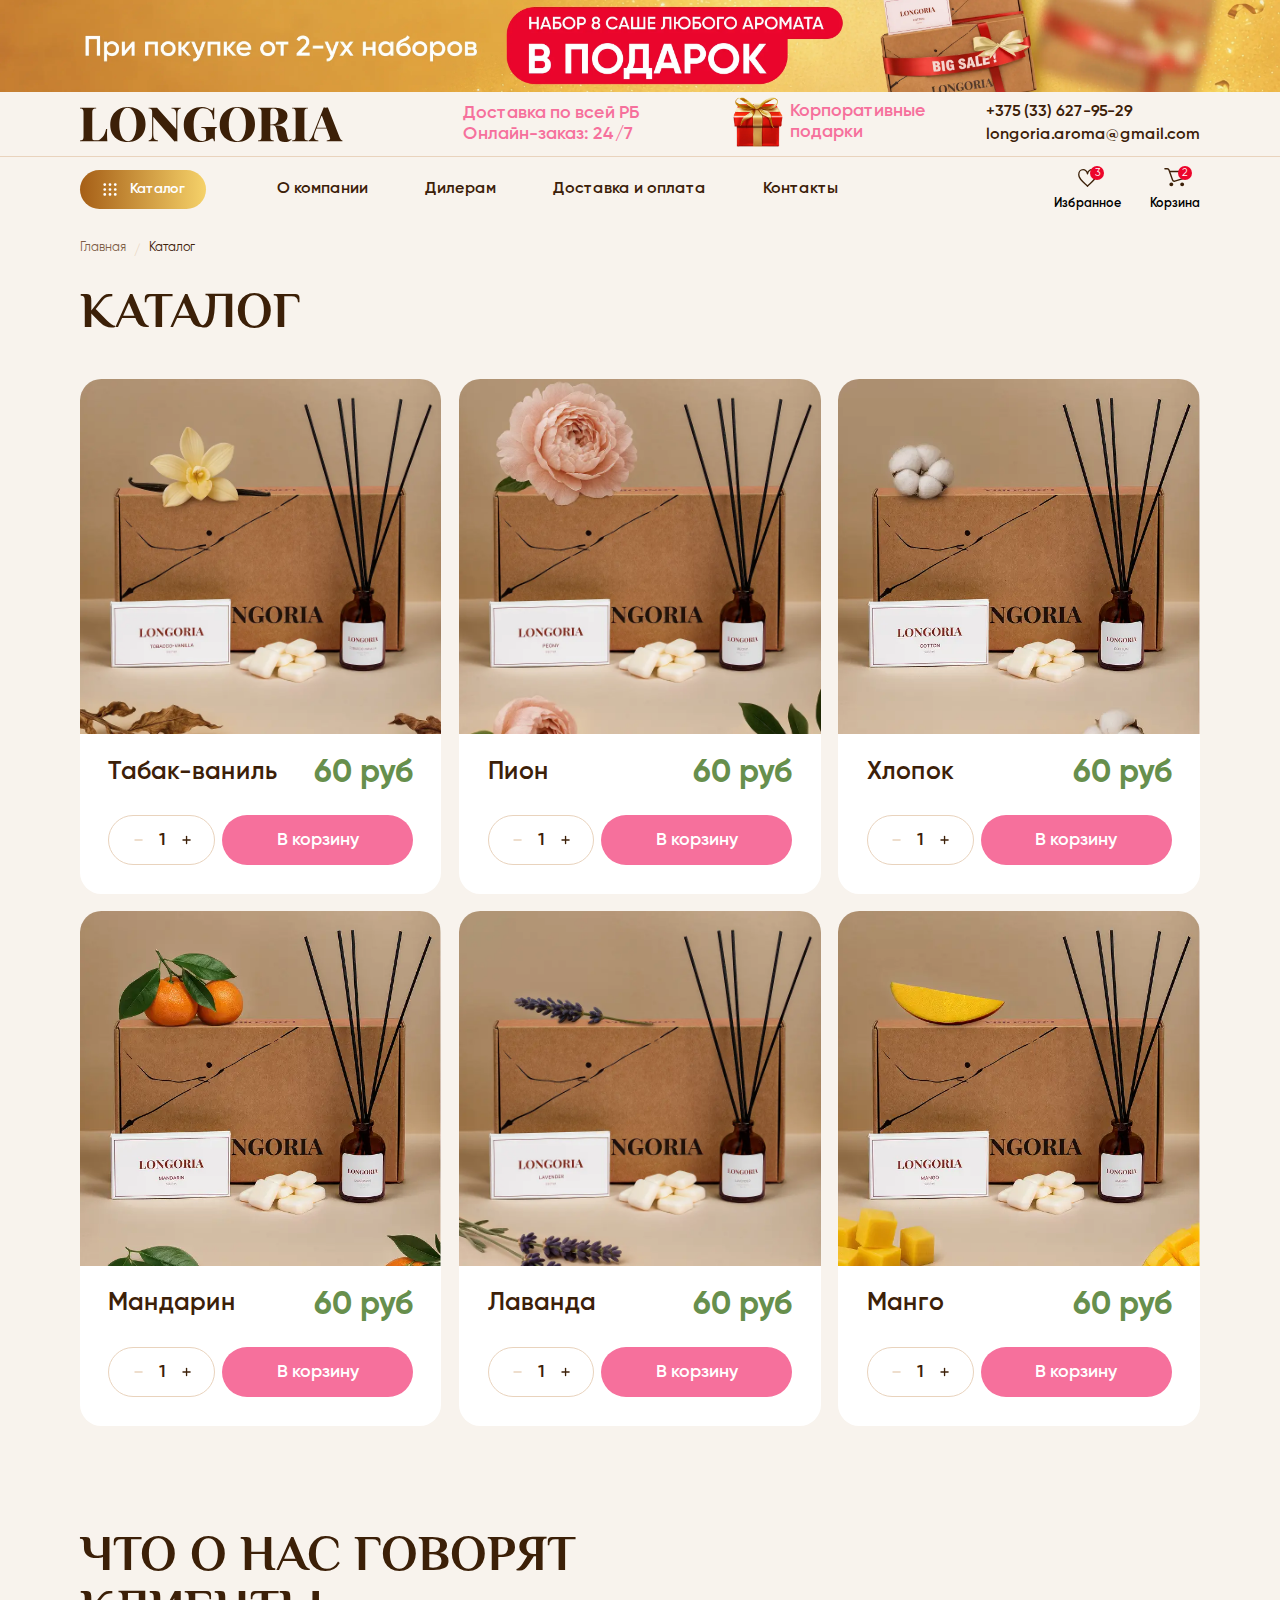
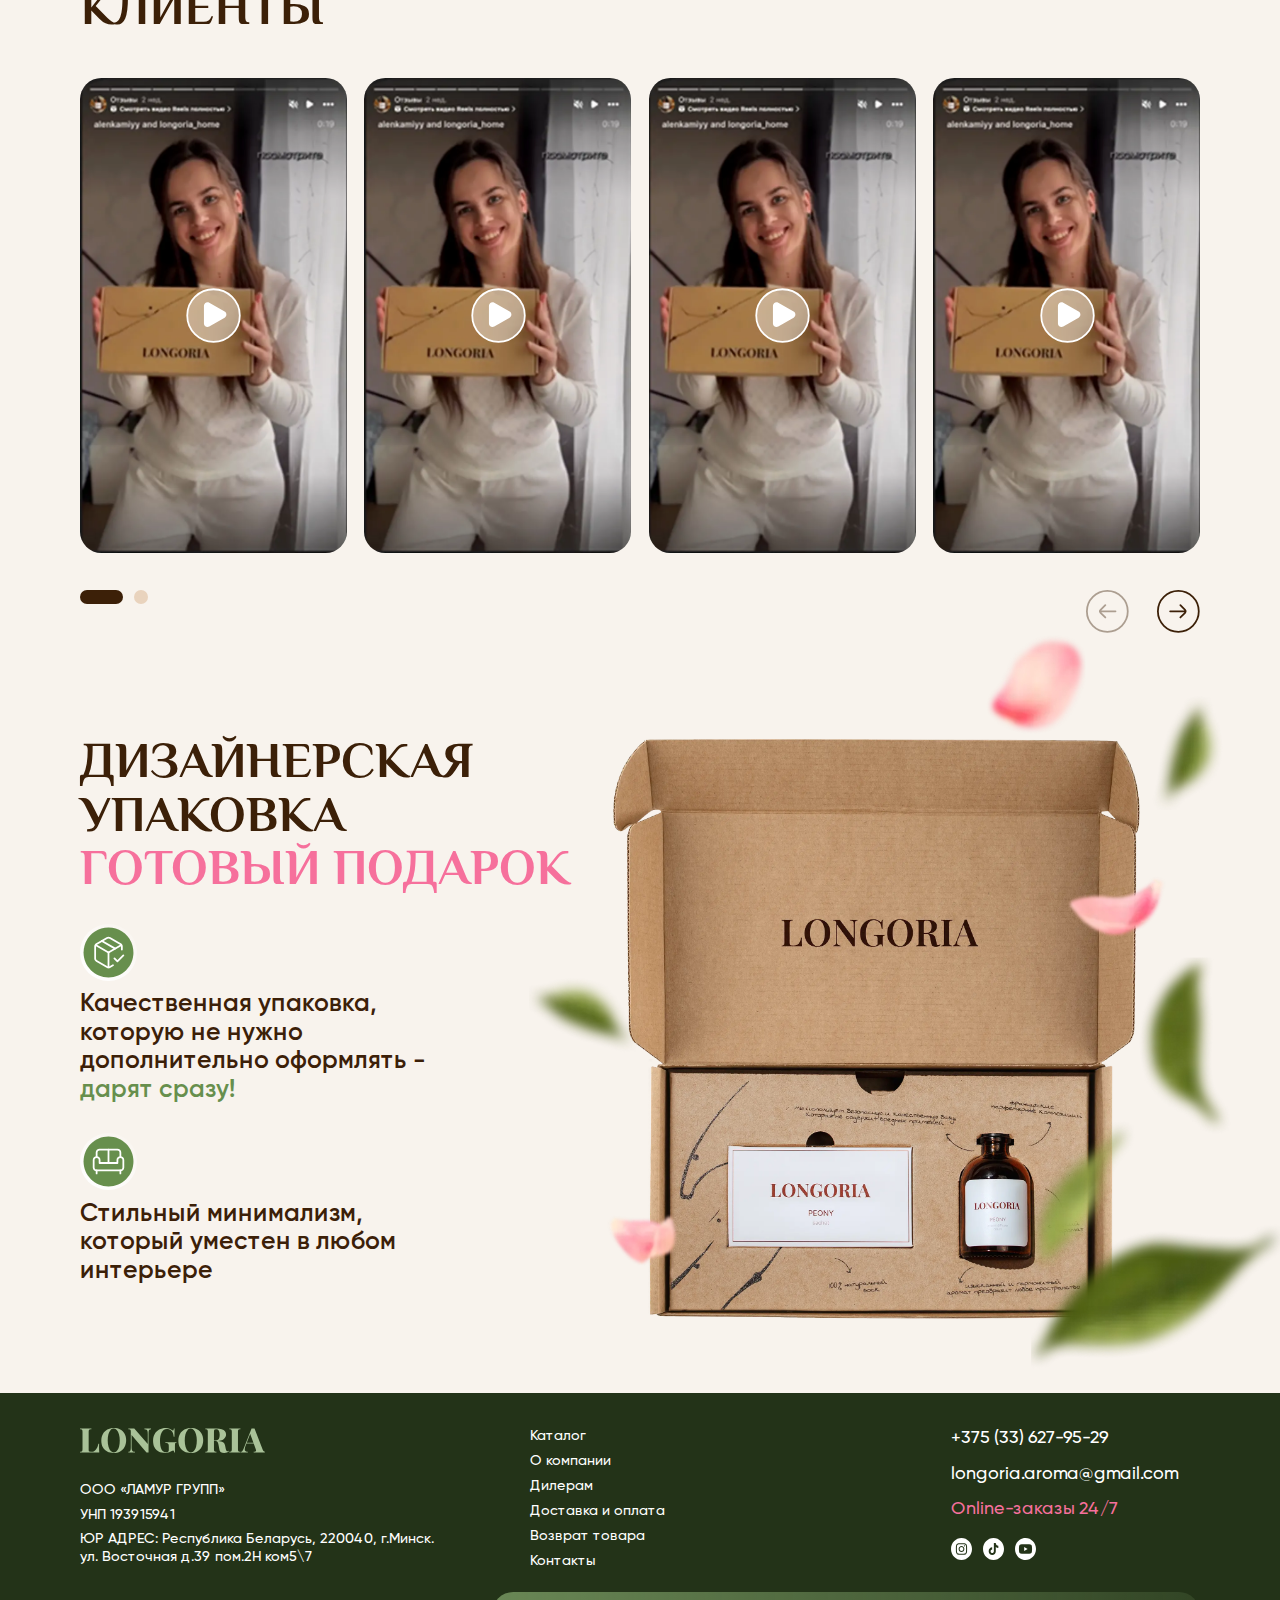
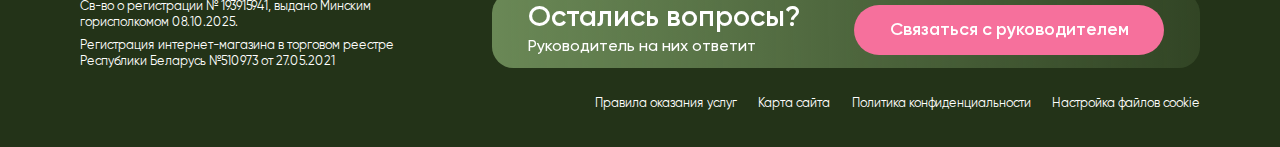
<file: catalog.html>
<!DOCTYPE html>
<html lang="ru">

<head>
    <meta charset="UTF-8">
    <meta name="viewport" content="width=device-width, initial-scale=1.0">
    <meta name="description" content="">
    <meta name="keywords" content="">
    <meta name="color-scheme" content="light only">
    <link rel="stylesheet" href="css/fancybox.css">
    <link rel="stylesheet" href="css/swiper-bundle.min.css">
    <link rel="stylesheet" href="css/nice-select.css">
    <link rel="stylesheet" href="css/style.min.css">
    <link rel="icon" href="img/favicon.svg" type="image/svg+xml">
    <title>Каталог</title>
</head>


<body class="m-page">
    <div class="wrapper">
        <header class="header">
            <div class="header-banner">
                <img src="img/main-banner.webp" alt="" class="_view1">
                <img src="img/main-banner2.webp" alt="" class="_view2">
            </div>

            <div class="header-top">
                <div class="container">
                    <div class="header-top__inner _flex-between">
                        <a href="" class="header__logo">
                            <img src="img/logo2.svg" alt="">
                        </a>

                        <div class="header-contacts">
                            <div class="header-contacts__show">
                                <img src="img/arrow-bottom.svg" alt="">
                            </div>
                            <div class="header-contacts__hidden">
                                <div class="header-contacts__info pink-text">
                                    <div class="h5">Доставка по всей РБ</div>
                                    <div class="h5">Онлайн-заказ: 24/7</div>
                                </div>
                                <div class="header-contacts__links">
                                    <a href="tel:+375 (33) 627-95-29" class="header-contacts__link text18 semi-bold-text h4-mob">
                                        +375 (33) 627-95-29
                                    </a>
                                    <a href="mailto:longoria.aroma@gmail.com" class="header-contacts__link text18 semi-bold-text h4-mob">
                                        longoria.aroma@gmail.com
                                    </a>
                                </div>
                                <div class="socials">
                                    <a href="" class="socials__item">
                                        <img src="img/ig2.svg" alt="">
                                    </a>
                                    <a href="" class="socials__item">
                                        <img src="img/tt2.svg" alt="">
                                    </a>
                                    <a href="" class="socials__item">
                                        <img src="img/youtube2.svg" alt="">
                                    </a>
                                </div>

                            </div>
                        </div>
                        <button class="burger _toggle-menu">
                            <img src="img/burger.svg" alt="">
                        </button>
                    </div>
                </div>
            </div>
            <div class="header-bottom">
                <div class="container">
                    <div class="header-bottom__inner _flex">
                        <div class="header-catalog">
                            <div class="header-catalog__show">
                                <img src="img/icon-catalog.svg" alt="">
                                <span>Каталог </span>
                            </div>
                            <div class="header-catalog__hidden">
                                <div class="header-catalog__links">
                                    <a href="" class="header-catalog__link">
                                        <span class="text18 text16-tablet">Подарочные наборы</span>
                                    </a>
                                    <a href="" class="header-catalog__link">
                                        <span class="text18 text16-tablet">Аромадиффузоры</span>
                                    </a>
                                    <a href="" class="header-catalog__link">
                                        <span class="text18 text16-tablet">Саше</span>
                                    </a>
                                </div>
                            </div>
                        </div>

                        <div class="menu">
                            <button class="menu__close _toggle-menu">
                                <img src="img/close.svg" alt="">
                            </button>
                            <nav class="nav">
                                <ul>
                                    <li><a href="">О компании</a></li>
                                    <li><a href="">Дилерам</a></li>
                                    <li><a href="">Доставка и оплата</a></li>
                                    <li><a href="">Контакты</a></li>
                                </ul>
                            </nav>
                            <div class="header-gift">
                                <img src="img/gift.webp" alt="">
                                <span class="h5 text16-tablet pink-text">
                        Корпоративные <br> подарки
                    </span>
                            </div>
                        </div>

                        <div class="header-action">
                            <button class="header-action__btn">
                                <img src="img/favourite3.svg" alt="">
                                <span class="header-action__btn-title">
                        Избранное
                    </span>
                                <span class="pin">3</span>
                            </button>
                            <button class="header-action__btn">
                                <img src="img/cart2.svg" alt="">
                                <span class="header-action__btn-title">
                        Корзина
                    </span>
                                <span class="pin">2</span>
                            </button>
                        </div>
                    </div>
                </div>
            </div>

        </header>
        <main class="content">
            <div class="catalog m-section _first">
                <div class="container">
                    <div class="breadcrumbs">
                        <ul>
                            <li><a href="">Главная</a></li>
                            <li><span>Каталог</span></li>
                        </ul>
                    </div>
                    <h1 class="h2">
                        Каталог
                    </h1>
                    <div class="catalog__grid grid3 grid-tablet2 grid-mob">
                        <div class="product-card">
                            <div class="product-card__img">
                                <img src="img/product-img4.webp" alt="">
                            </div>
                            <div class="product-card__content">
                                <div class="product-card__top _flex-between">
                                    <a href="" class="h4">
                                        Табак-ваниль
                                    </a>
                                    <div class="m-price green-text">
                                        60 руб
                                    </div>
                                </div>
                                <div class="product-card__bottom">
                                    <div class='cartcalc'>
                                        <button class='ccalc-minus'>
                                            <svg xmlns="http://www.w3.org/2000/svg" width="16" height="16" viewBox="0 0 16 16" fill="none">
                                                <path d="M4.5 8H12.5" stroke="#3C2008" stroke-width="1.5" stroke-linecap="round" stroke-linejoin="round" />
                                            </svg>
                                        </button>
                                        <input type='text' value='1'>
                                        <button class='ccalc-plus'>
                                            <svg xmlns="http://www.w3.org/2000/svg" width="16" height="16" viewBox="0 0 16 16" fill="none">
                                                <path d="M8.5 4V12" stroke="#3C2008" stroke-width="1.5" stroke-linecap="round" stroke-linejoin="round" />
                                                <path d="M4.5 8H12.5" stroke="#3C2008" stroke-width="1.5" stroke-linecap="round" stroke-linejoin="round" />
                                            </svg>
                                        </button>
                                    </div>

                                    <button class="_js-cart-btn cart-btn product-card__btn m-btn m-btn-pink">
                                        <span class="_view1">В корзину</span>
                                        <span class="_view2">В корзине</span>
                                    </button>
                                </div>
                            </div>
                        </div>

                        <div class="product-card">
                            <div class="product-card__img">
                                <img src="img/product-img2.webp" alt="">
                            </div>
                            <div class="product-card__content">
                                <div class="product-card__top _flex-between">
                                    <a href="" class="h4">
                                        Пион
                                    </a>
                                    <div class="m-price green-text">
                                        60 руб
                                    </div>
                                </div>
                                <div class="product-card__bottom">
                                    <div class='cartcalc'>
                                        <button class='ccalc-minus'>
                                            <svg xmlns="http://www.w3.org/2000/svg" width="16" height="16" viewBox="0 0 16 16" fill="none">
                                                <path d="M4.5 8H12.5" stroke="#3C2008" stroke-width="1.5" stroke-linecap="round" stroke-linejoin="round" />
                                            </svg>
                                        </button>
                                        <input type='text' value='1'>
                                        <button class='ccalc-plus'>
                                            <svg xmlns="http://www.w3.org/2000/svg" width="16" height="16" viewBox="0 0 16 16" fill="none">
                                                <path d="M8.5 4V12" stroke="#3C2008" stroke-width="1.5" stroke-linecap="round" stroke-linejoin="round" />
                                                <path d="M4.5 8H12.5" stroke="#3C2008" stroke-width="1.5" stroke-linecap="round" stroke-linejoin="round" />
                                            </svg>
                                        </button>
                                    </div>

                                    <button class="_js-cart-btn cart-btn product-card__btn m-btn m-btn-pink">
                                        <span class="_view1">В корзину</span>
                                        <span class="_view2">В корзине</span>
                                    </button>
                                </div>
                            </div>
                        </div>

                        <div class="product-card">
                            <div class="product-card__img">
                                <img src="img/product-img3.webp" alt="">
                            </div>
                            <div class="product-card__content">
                                <div class="product-card__top _flex-between">
                                    <a href="" class="h4">
                                        Хлопок
                                    </a>
                                    <div class="m-price green-text">
                                        60 руб
                                    </div>
                                </div>
                                <div class="product-card__bottom">
                                    <div class='cartcalc'>
                                        <button class='ccalc-minus'>
                                            <svg xmlns="http://www.w3.org/2000/svg" width="16" height="16" viewBox="0 0 16 16" fill="none">
                                                <path d="M4.5 8H12.5" stroke="#3C2008" stroke-width="1.5" stroke-linecap="round" stroke-linejoin="round" />
                                            </svg>
                                        </button>
                                        <input type='text' value='1'>
                                        <button class='ccalc-plus'>
                                            <svg xmlns="http://www.w3.org/2000/svg" width="16" height="16" viewBox="0 0 16 16" fill="none">
                                                <path d="M8.5 4V12" stroke="#3C2008" stroke-width="1.5" stroke-linecap="round" stroke-linejoin="round" />
                                                <path d="M4.5 8H12.5" stroke="#3C2008" stroke-width="1.5" stroke-linecap="round" stroke-linejoin="round" />
                                            </svg>
                                        </button>
                                    </div>

                                    <button class="_js-cart-btn cart-btn product-card__btn m-btn m-btn-pink">
                                        <span class="_view1">В корзину</span>
                                        <span class="_view2">В корзине</span>
                                    </button>
                                </div>
                            </div>
                        </div>

                        <div class="product-card">
                            <div class="product-card__img">
                                <img src="img/product-img5.webp" alt="">
                            </div>
                            <div class="product-card__content">
                                <div class="product-card__top _flex-between">
                                    <a href="" class="h4">
                                        Мандарин
                                    </a>
                                    <div class="m-price green-text">
                                        60 руб
                                    </div>
                                </div>
                                <div class="product-card__bottom">
                                    <div class='cartcalc'>
                                        <button class='ccalc-minus'>
                                            <svg xmlns="http://www.w3.org/2000/svg" width="16" height="16" viewBox="0 0 16 16" fill="none">
                                                <path d="M4.5 8H12.5" stroke="#3C2008" stroke-width="1.5" stroke-linecap="round" stroke-linejoin="round" />
                                            </svg>
                                        </button>
                                        <input type='text' value='1'>
                                        <button class='ccalc-plus'>
                                            <svg xmlns="http://www.w3.org/2000/svg" width="16" height="16" viewBox="0 0 16 16" fill="none">
                                                <path d="M8.5 4V12" stroke="#3C2008" stroke-width="1.5" stroke-linecap="round" stroke-linejoin="round" />
                                                <path d="M4.5 8H12.5" stroke="#3C2008" stroke-width="1.5" stroke-linecap="round" stroke-linejoin="round" />
                                            </svg>
                                        </button>
                                    </div>

                                    <button class="_js-cart-btn cart-btn product-card__btn m-btn m-btn-pink">
                                        <span class="_view1">В корзину</span>
                                        <span class="_view2">В корзине</span>
                                    </button>
                                </div>
                            </div>
                        </div>

                        <div class="product-card">
                            <div class="product-card__img">
                                <img src="img/product-img6.webp" alt="">
                            </div>
                            <div class="product-card__content">
                                <div class="product-card__top _flex-between">
                                    <a href="" class="h4">
                                        Лаванда
                                    </a>
                                    <div class="m-price green-text">
                                        60 руб
                                    </div>
                                </div>
                                <div class="product-card__bottom">
                                    <div class='cartcalc'>
                                        <button class='ccalc-minus'>
                                            <svg xmlns="http://www.w3.org/2000/svg" width="16" height="16" viewBox="0 0 16 16" fill="none">
                                                <path d="M4.5 8H12.5" stroke="#3C2008" stroke-width="1.5" stroke-linecap="round" stroke-linejoin="round" />
                                            </svg>
                                        </button>
                                        <input type='text' value='1'>
                                        <button class='ccalc-plus'>
                                            <svg xmlns="http://www.w3.org/2000/svg" width="16" height="16" viewBox="0 0 16 16" fill="none">
                                                <path d="M8.5 4V12" stroke="#3C2008" stroke-width="1.5" stroke-linecap="round" stroke-linejoin="round" />
                                                <path d="M4.5 8H12.5" stroke="#3C2008" stroke-width="1.5" stroke-linecap="round" stroke-linejoin="round" />
                                            </svg>
                                        </button>
                                    </div>

                                    <button class="_js-cart-btn cart-btn product-card__btn m-btn m-btn-pink">
                                        <span class="_view1">В корзину</span>
                                        <span class="_view2">В корзине</span>
                                    </button>
                                </div>
                            </div>
                        </div>

                        <div class="product-card">
                            <div class="product-card__img">
                                <img src="img/product-img.webp" alt="">
                            </div>
                            <div class="product-card__content">
                                <div class="product-card__top _flex-between">
                                    <a href="" class="h4">
                                        Манго
                                    </a>
                                    <div class="m-price green-text">
                                        60 руб
                                    </div>
                                </div>
                                <div class="product-card__bottom">
                                    <div class='cartcalc'>
                                        <button class='ccalc-minus'>
                                            <svg xmlns="http://www.w3.org/2000/svg" width="16" height="16" viewBox="0 0 16 16" fill="none">
                                                <path d="M4.5 8H12.5" stroke="#3C2008" stroke-width="1.5" stroke-linecap="round" stroke-linejoin="round" />
                                            </svg>
                                        </button>
                                        <input type='text' value='1'>
                                        <button class='ccalc-plus'>
                                            <svg xmlns="http://www.w3.org/2000/svg" width="16" height="16" viewBox="0 0 16 16" fill="none">
                                                <path d="M8.5 4V12" stroke="#3C2008" stroke-width="1.5" stroke-linecap="round" stroke-linejoin="round" />
                                                <path d="M4.5 8H12.5" stroke="#3C2008" stroke-width="1.5" stroke-linecap="round" stroke-linejoin="round" />
                                            </svg>
                                        </button>
                                    </div>

                                    <button class="_js-cart-btn cart-btn product-card__btn m-btn m-btn-pink">
                                        <span class="_view1">В корзину</span>
                                        <span class="_view2">В корзине</span>
                                    </button>
                                </div>
                            </div>
                        </div>

                    </div>

                </div>
            </div>

            <div class="feedback m-section">
                <div class="container">
                    <div class="max-w600">
                        <h2 class="h2">
                            Что о нас говорят клиенты
                        </h2>
                    </div>
                    <div class="feedback-slider slider">
                        <div class="slider__wrap">
                            <div class="swiper-container">
                                <div class="swiper-wrapper">
                                    <div class="swiper-slide">
                                        <div class="feedback-card">
                                            <a href="videos/Countdown7.mp4" data-fancybox class="feedback-card__img m-video">
                                                <img src="img/feedback-img.webp" alt="">
                                            </a>
                                        </div>

                                    </div>
                                    <div class="swiper-slide">
                                        <div class="feedback-card">
                                            <a href="videos/Countdown7.mp4" data-fancybox class="feedback-card__img m-video">
                                                <img src="img/feedback-img.webp" alt="">
                                            </a>
                                        </div>

                                    </div>
                                    <div class="swiper-slide">
                                        <div class="feedback-card">
                                            <a href="videos/Countdown7.mp4" data-fancybox class="feedback-card__img m-video">
                                                <img src="img/feedback-img.webp" alt="">
                                            </a>
                                        </div>

                                    </div>
                                    <div class="swiper-slide">
                                        <div class="feedback-card">
                                            <a href="videos/Countdown7.mp4" data-fancybox class="feedback-card__img m-video">
                                                <img src="img/feedback-img.webp" alt="">
                                            </a>
                                        </div>

                                    </div>
                                    <div class="swiper-slide">
                                        <div class="feedback-card">
                                            <a href="videos/Countdown7.mp4" data-fancybox class="feedback-card__img m-video">
                                                <img src="img/feedback-img.webp" alt="">
                                            </a>
                                        </div>

                                    </div>
                                </div>
                            </div>
                        </div>
                        <div class="slider__bottom">
                            <div class="swiper-pagination"></div>
                            <div class="swiper-nav">
                                <div class="swiper-button swiper-button-prev">
                                    <svg xmlns="http://www.w3.org/2000/svg" width="48" height="48" viewBox="0 0 48 48" fill="none">
                                        <path d="M21.7 17.1L16.4263 22.3737C15.5281 23.2719 15.5281 24.7281 16.4263 25.6263L21.7 30.9M17.1 24H33.2M24 1C11.2975 1 1 11.2975 1 24C1 36.7025 11.2975 47 24 47C36.7025 47 47 36.7025 47 24C47 11.2975 36.7025 1 24 1Z" stroke="#3C2008" stroke-width="2" stroke-linecap="round" />
                                    </svg>
                                </div>
                                <div class="swiper-button swiper-button-next">
                                    <svg xmlns="http://www.w3.org/2000/svg" width="48" height="48" viewBox="0 0 48 48" fill="none">
                                        <path d="M26.3 30.9L31.5736 25.6263C32.4719 24.7281 32.4719 23.2719 31.5737 22.3737L26.3 17.1M30.9 24L14.8 24M24 47C36.7025 47 47 36.7025 47 24C47 11.2974 36.7025 0.999999 24 1C11.2974 1 0.999999 11.2975 1 24C1 36.7025 11.2975 47 24 47Z" stroke="#3C2008" stroke-width="2" stroke-linecap="round" />
                                    </svg>
                                </div>
                            </div>

                        </div>
                    </div>
                </div>

            </div>

            <div class="pack m-section">
                <div class="container">
                    <div class="pack__inner">
                        <div class="pack__content">
                            <h2 class="h2">
                                Дизайнерская упаковка 
                                <span class="pink-text _no-wrap">готовый подарок</span>
                            </h2>

                            <img src="img/pack.webp" alt="" class="pack__img">

                            <div class="pack__items">
                                <div class="advantage-item">
                                    <img src="img/advantage-icon7.svg" alt="" class="advantage-item__icon">
                                    <div class="advantage-item__text">
                                        <div class="text18 text16-tablet">
                                            Качественная упаковка, которую <span class='_no-wrap'>не нужно</span> дополнительно оформлять - <span class='green-text'>дарят сразу!</span>
                                        </div>
                                    </div>
                                </div>

                                <div class="advantage-item">
                                    <img src="img/advantage-icon8.svg" alt="" class="advantage-item__icon">
                                    <div class="advantage-item__text">
                                        <div class="text18 text16-tablet">
                                            Стильный минимализм, который уместен в любом интерьере
                                        </div>
                                    </div>
                                </div>

                            </div>
                        </div>

                        <img src="img/pack-bg.webp" alt="" class="pack__bg">
                        <img src="img/pack-bg2.webp" alt="" class="pack__bg2">
                    </div>
                </div>


            </div>

        </main>
        <footer class="footer">
            <div class="container">
                <div class="footer__top">
                    <div class="footer__top-col">
                        <a href="" class="footer__logo">
                            <img src="img/logo.svg" alt="">
                        </a>
                        <div class="footer-info medium-text">
                            <div class="text16 text14-tablet">
                                ООО «ЛАМУР ГРУПП»
                            </div>
                            <div class="text16 text14-tablet">
                                УНП 193915941
                            </div>
                            <div class="text16 text14-tablet">
                                ЮР АДРЕС: Республика Беларусь, 220040, г.Минск. <span class="_no-wrap">ул. Восточная д.39</span> пом.2Н ком5\7
                            </div>
                        </div>
                        <div class="footer-info2">
                            <div class="text14">
                                Св-во о регистрации № 193915941, выдано Минским горисполкомом 08.10.2025.
                            </div>
                            <div class="text14">
                                Регистрация интернет-магазина в торговом реестре Республики Беларусь №510973 от 27.05.2021
                            </div>
                        </div>
                    </div>
                    <div class="footer__top-col2">
                        <div class="footer-wrap">
                            <div class="footer-nav">
                                <ul>
                                    <li><a href="">Каталог</a></li>
                                    <li><a href="">О компании</a></li>
                                    <li><a href="">Дилерам</a></li>
                                    <li><a href="">Доставка и оплата</a></li>
                                    <li><a href="">Возврат товара</a></li>
                                    <li><a href="">Контакты</a></li>
                                </ul>
                            </div>
                            <div class="footer-contacts">
                                <div class="footer-contacts__items medium-text">
                                    <div class="text20 text18-tablet">
                                        <a href="tel:+375336279529">
                                            +375 (33) 627-95-29
                                        </a>
                                    </div>
                                    <div class="text20 text18-tablet">
                                        <a href="mailto:longoria.aroma@gmail.com">
                                            longoria.aroma@gmail.com
                                        </a>
                                    </div>
                                    <div class="text20 text18-tablet pink-text">
                                        Online-заказы 24/7
                                    </div>
                                </div>
                                <div class="socials">
                                    <a href="" class="socials__item">
                                        <img src="img/ig.svg" alt="">
                                    </a>
                                    <a href="" class="socials__item">
                                        <img src="img/tt.svg" alt="">
                                    </a>
                                    <a href="" class="socials__item">
                                        <img src="img/youtube.svg" alt="">
                                    </a>
                                </div>

                            </div>
                        </div>
                        <div class="footer-consult">
                            <div class="footer-consult__content">
                                <div class="h3 h4-mob">
                                    Остались вопросы?
                                </div>
                                <div class="text18 text16-tablet medium-text">
                                    Руководитель на них ответит
                                </div>
                            </div>
                            <button class="footer-consult__btn m-btn m-btn-pink">
                                <span>Связаться с руководителем</span>
                            </button>
                        </div>
                    </div>
                </div>
                <div class="footer__bottom">
                    <a href="" class="footer__link text14 text12-tablet">Правила оказания услуг</a>
                    <a href="" class="footer__link text14 text12-tablet">Карта сайта</a>
                    <a href="" class="footer__link text14 text12-tablet">Политика конфиденциальности</a>
                    <a href="" class="footer__link text14 text12-tablet">Настройка файлов cookie</a>
                </div>
            </div>

        </footer>
    </div>

    <div class="modal review-modal" id="reviewModal">
        <div class="modal__bg modal-bg _close-modal"></div>
        <div class="modal__dialog">
            <div class="review-modal__text text18 text16-tablet"></div>

            <button class="close-btn _close-modal">
                <img src="img/close.svg" alt="">
            </button>
        </div>
    </div>

    <div class="modal gift-modal" id="giftModal">
        <div class="modal__bg modal-bg _close-modal"></div>
        <div class="modal__dialog">
            <div class="gift-modal__grid">
                <div class="gift-modal__col">
                    <div class="product-sale">
                        <div class="sale__inner">
                            <div class="sale__top">
                                <h2 class="sale__title h1">
                                    акция
                                </h2>
                            </div>
                            <div class="sale__subtitle">
                                <div class="h4 h5-tablet">
                                    При покупке от 2-ух наборов
                                </div>
                            </div>
                            <div class="sale-gift">
                                <div class="sale-gift__row">
                                    <div class="h4 text17-tablet">
                                        набор 8 саше любого аромата
                                    </div>
                                </div>
                                <div class="sale-gift__row2">
                                    <div class="sale-gift__title">
                                        в подарок
                                    </div>
                                </div>
                            </div>
                            <img src="img/sale.webp" alt="" class="sale__img">
                            <div class="sale__nav">
                                <a href="" class="sale__link m-btn m-btn-brown">
                                    <span>Выбрать ароматы</span>
                                </a>
                            </div>
                        </div>

                    </div>
                </div>
                <div class="gift-modal__col2">
                    <div class="h3 h4-mob">
                        Идеальный подарок <br> себе и близким
                    </div>
                    <div class="gift-modal__fields">
                        <div class="fg">
                            <select>
                                <option selected hidden disabled>
                                    Выберите 1 аромат
                                </option>
                                <option>Лаванда</option>
                                <option>Манго</option>
                                <option>Мандарин</option>
                                <option>Пион</option>
                                <option>Табак-ваниль</option>
                                <option>Хлопок</option>
                            </select>
                        </div>

                        <div class="fg">
                            <select>
                                <option selected hidden disabled>
                                    Выберите 2 аромат
                                </option>
                                <option>Лаванда</option>
                                <option>Манго</option>
                                <option>Мандарин</option>
                                <option>Пион</option>
                                <option>Табак-ваниль</option>
                                <option>Хлопок</option>
                            </select>
                        </div>

                        <div class="fg">
                            <select disabled>
                                <option selected hidden disabled>
                                    Выберите подарок
                                </option>
                                <option>Лаванда</option>
                                <option>Манго</option>
                                <option>Мандарин</option>
                                <option>Пион</option>
                                <option>Табак-ваниль</option>
                                <option>Хлопок</option>
                            </select>
                        </div>

                    </div>
                    <div class="gift-modal__nav">
                        <button class="gift-modal__btn m-btn m-btn-pink">
                            <span>В корзину</span>
                        </button>
                        <button class="gift-modal__btn m-btn m-btn-pink-outline">
                            <span>Купить сейчас</span>
                        </button>
                    </div>
                </div>
            </div>

            <button class="close-btn _close-modal">
                <img src="img/close.svg" alt="">
            </button>
        </div>
    </div>

    <div class="modal order-modal" id="orderModal">
        <div class="modal__bg modal-bg _close-modal"></div>
        <div class="modal__dialog">
            <div class="order-modal__inner">
                <div class="order-step">
                    <div class="h4">
                        Ваш заказ
                    </div>
                    <div class="order-step__items">
                        <div class="order-item">
                            <div class="order-item__col">
                                <div class="order-item__img">
                                    <img src="img/product-img.webp" alt="">
                                </div>
                                <div class="order-item__text">
                                    <div class="h5">
                                        Манго
                                    </div>
                                </div>
                                <div class="order-item__count">
                                    <div class='cartcalc'>
                                        <button class='ccalc-minus'>
                                            <svg xmlns="http://www.w3.org/2000/svg" width="16" height="16" viewBox="0 0 16 16" fill="none">
                                                <path d="M4.5 8H12.5" stroke="#3C2008" stroke-width="1.5" stroke-linecap="round" stroke-linejoin="round" />
                                            </svg>
                                        </button>
                                        <input type='text' value='1'>
                                        <button class='ccalc-plus'>
                                            <svg xmlns="http://www.w3.org/2000/svg" width="16" height="16" viewBox="0 0 16 16" fill="none">
                                                <path d="M8.5 4V12" stroke="#3C2008" stroke-width="1.5" stroke-linecap="round" stroke-linejoin="round" />
                                                <path d="M4.5 8H12.5" stroke="#3C2008" stroke-width="1.5" stroke-linecap="round" stroke-linejoin="round" />
                                            </svg>
                                        </button>
                                    </div>

                                </div>
                            </div>
                            <div class="order-item__col2">
                                <div class="order-item__price">
                                    <div class="h5">
                                        60 руб
                                    </div>
                                </div>
                                <button class="order-item__remove">
                                    <img src="img/close2.svg" alt="">
                                </button>
                            </div>
                        </div>

                        <div class="order-item">
                            <div class="order-item__col">
                                <div class="order-item__img">
                                    <img src="img/product-img.webp" alt="">
                                </div>
                                <div class="order-item__text">
                                    <div class="h5">
                                        Манго
                                    </div>
                                </div>
                                <div class="order-item__count">
                                    <div class='cartcalc'>
                                        <button class='ccalc-minus'>
                                            <svg xmlns="http://www.w3.org/2000/svg" width="16" height="16" viewBox="0 0 16 16" fill="none">
                                                <path d="M4.5 8H12.5" stroke="#3C2008" stroke-width="1.5" stroke-linecap="round" stroke-linejoin="round" />
                                            </svg>
                                        </button>
                                        <input type='text' value='1'>
                                        <button class='ccalc-plus'>
                                            <svg xmlns="http://www.w3.org/2000/svg" width="16" height="16" viewBox="0 0 16 16" fill="none">
                                                <path d="M8.5 4V12" stroke="#3C2008" stroke-width="1.5" stroke-linecap="round" stroke-linejoin="round" />
                                                <path d="M4.5 8H12.5" stroke="#3C2008" stroke-width="1.5" stroke-linecap="round" stroke-linejoin="round" />
                                            </svg>
                                        </button>
                                    </div>

                                </div>
                            </div>
                            <div class="order-item__col2">
                                <div class="order-item__price">
                                    <div class="h5">
                                        60 руб
                                    </div>
                                </div>
                                <button class="order-item__remove">
                                    <img src="img/close2.svg" alt="">
                                </button>
                            </div>
                        </div>

                    </div>
                </div>

                <div class="order-sum">
                    <div class="order-sum__price h4 green-text">
                        Итого: 120 руб
                    </div>
                    <div class="order-sum__nav">
                        <button class="order-sum__btn m-btn m-btn-pink-outline">
                            <span>Продолжить покупки</span>
                        </button>
                        <button class="order-sum__btn m-btn m-btn-pink">
                            <span>Оформить заказ</span>
                        </button>
                    </div>
                </div>

            </div>

            <button class="close-btn _close-modal">
                <img src="img/close.svg" alt="">
            </button>
        </div>
    </div>

    <div class="modal order-modal" id="orderModal2">
        <div class="modal__bg modal-bg _close-modal"></div>
        <div class="modal__dialog">
            <div class="order-modal__inner">
                <div class="order-step">
                    <div class="h4">
                        Ваш заказ
                    </div>
                    <div class="order-step__items">
                        <div class="order-item">
                            <div class="order-item__col">
                                <div class="order-item__img">
                                    <img src="img/product-img.webp" alt="">
                                </div>
                                <div class="order-item__text">
                                    <div class="h5">
                                        Манго
                                    </div>
                                </div>
                                <div class="order-item__count">
                                    <div class='cartcalc'>
                                        <button class='ccalc-minus'>
                                            <svg xmlns="http://www.w3.org/2000/svg" width="16" height="16" viewBox="0 0 16 16" fill="none">
                                                <path d="M4.5 8H12.5" stroke="#3C2008" stroke-width="1.5" stroke-linecap="round" stroke-linejoin="round" />
                                            </svg>
                                        </button>
                                        <input type='text' value='1'>
                                        <button class='ccalc-plus'>
                                            <svg xmlns="http://www.w3.org/2000/svg" width="16" height="16" viewBox="0 0 16 16" fill="none">
                                                <path d="M8.5 4V12" stroke="#3C2008" stroke-width="1.5" stroke-linecap="round" stroke-linejoin="round" />
                                                <path d="M4.5 8H12.5" stroke="#3C2008" stroke-width="1.5" stroke-linecap="round" stroke-linejoin="round" />
                                            </svg>
                                        </button>
                                    </div>

                                </div>
                            </div>
                            <div class="order-item__col2">
                                <div class="order-item__price">
                                    <div class="h5">
                                        60 руб
                                    </div>
                                </div>
                                <button class="order-item__remove">
                                    <img src="img/close2.svg" alt="">
                                </button>
                            </div>
                        </div>

                        <div class="order-item">
                            <div class="order-item__col">
                                <div class="order-item__img">
                                    <img src="img/product-img.webp" alt="">
                                </div>
                                <div class="order-item__text">
                                    <div class="h5">
                                        Манго
                                    </div>
                                </div>
                                <div class="order-item__count">
                                    <div class='cartcalc'>
                                        <button class='ccalc-minus'>
                                            <svg xmlns="http://www.w3.org/2000/svg" width="16" height="16" viewBox="0 0 16 16" fill="none">
                                                <path d="M4.5 8H12.5" stroke="#3C2008" stroke-width="1.5" stroke-linecap="round" stroke-linejoin="round" />
                                            </svg>
                                        </button>
                                        <input type='text' value='1'>
                                        <button class='ccalc-plus'>
                                            <svg xmlns="http://www.w3.org/2000/svg" width="16" height="16" viewBox="0 0 16 16" fill="none">
                                                <path d="M8.5 4V12" stroke="#3C2008" stroke-width="1.5" stroke-linecap="round" stroke-linejoin="round" />
                                                <path d="M4.5 8H12.5" stroke="#3C2008" stroke-width="1.5" stroke-linecap="round" stroke-linejoin="round" />
                                            </svg>
                                        </button>
                                    </div>

                                </div>
                            </div>
                            <div class="order-item__col2">
                                <div class="order-item__price">
                                    <div class="h5">
                                        60 руб
                                    </div>
                                </div>
                                <button class="order-item__remove">
                                    <img src="img/close2.svg" alt="">
                                </button>
                            </div>
                        </div>

                    </div>
                    <div class="order-suggest">
                        <div class="h5 pink-text">
                            Вы добавили 2 набора.
                            <br>
            Выберите аромат бесплатного набора
                        </div>
                        <div class="fg">
                            <select>
                                <option selected hidden disabled>
                                    Выберите подарок
                                </option>
                                <option>Лаванда</option>
                                <option>Манго</option>
                                <option>Мандарин</option>
                                <option>Пион</option>
                                <option>Табак-ваниль</option>
                                <option>Хлопок</option>
                            </select>
                        </div>

                    </div>
                </div>

                <div class="order-sum">
                    <div class="order-sum__price h4 green-text">
                        Итого: 120 руб
                    </div>
                    <div class="order-sum__nav">
                        <button class="order-sum__btn m-btn m-btn-pink-outline">
                            <span>Продолжить покупки</span>
                        </button>
                        <button class="order-sum__btn m-btn m-btn-pink">
                            <span>Оформить заказ</span>
                        </button>
                    </div>
                </div>

            </div>

            <button class="close-btn _close-modal">
                <img src="img/close.svg" alt="">
            </button>
        </div>
    </div>

    <div class="modal order-modal" id="orderModal3">
        <div class="modal__bg modal-bg _close-modal"></div>
        <div class="modal__dialog">
            <div class="order-modal__inner">
                <div class="order-step">
                    <div class="h4">
                        Ваш заказ
                    </div>
                    <div class="order-step__items">
                        <div class="order-item">
                            <div class="order-item__col">
                                <div class="order-item__img">
                                    <img src="img/product-img.webp" alt="">
                                </div>
                                <div class="order-item__text">
                                    <div class="h5">
                                        Манго
                                    </div>
                                </div>
                                <div class="order-item__count">
                                    <div class='cartcalc'>
                                        <button class='ccalc-minus'>
                                            <svg xmlns="http://www.w3.org/2000/svg" width="16" height="16" viewBox="0 0 16 16" fill="none">
                                                <path d="M4.5 8H12.5" stroke="#3C2008" stroke-width="1.5" stroke-linecap="round" stroke-linejoin="round" />
                                            </svg>
                                        </button>
                                        <input type='text' value='1'>
                                        <button class='ccalc-plus'>
                                            <svg xmlns="http://www.w3.org/2000/svg" width="16" height="16" viewBox="0 0 16 16" fill="none">
                                                <path d="M8.5 4V12" stroke="#3C2008" stroke-width="1.5" stroke-linecap="round" stroke-linejoin="round" />
                                                <path d="M4.5 8H12.5" stroke="#3C2008" stroke-width="1.5" stroke-linecap="round" stroke-linejoin="round" />
                                            </svg>
                                        </button>
                                    </div>

                                </div>
                            </div>
                            <div class="order-item__col2">
                                <div class="order-item__price">
                                    <div class="h5">
                                        60 руб
                                    </div>
                                </div>
                                <button class="order-item__remove">
                                    <img src="img/close2.svg" alt="">
                                </button>
                            </div>
                        </div>

                    </div>
                    <div class="order-suggest">
                        <div class="h5 pink-text">
                            Закажи еще 1 набор и получи <br>набор аромасаше из 8 шт в подарок
                        </div>
                        <div class="order-products">
                            <div class="products-slider slider2">
                                <div class="slider__wrap">
                                    <div class="swiper-container">
                                        <div class="swiper-wrapper">
                                            <div class="swiper-slide">
                                                <div class="product-card2">
                                                    <div class="product-card2__top">
                                                        <div class="product-card2__img">
                                                            <img src="img/product-img4-mini.webp" alt="">
                                                        </div>
                                                        <button class="_js-cart-btn product-card2__btn"></button>
                                                    </div>
                                                    <a href="" class="text14">
                                                        Табак-ваниль
                                                    </a>
                                                </div>

                                            </div>
                                            <div class="swiper-slide">
                                                <div class="product-card2">
                                                    <div class="product-card2__top">
                                                        <div class="product-card2__img">
                                                            <img src="img/product-img2-mini.webp" alt="">
                                                        </div>
                                                        <button class="_js-cart-btn product-card2__btn"></button>
                                                    </div>
                                                    <a href="" class="text14">
                                                        Пион
                                                    </a>
                                                </div>

                                            </div>
                                            <div class="swiper-slide">
                                                <div class="product-card2">
                                                    <div class="product-card2__top">
                                                        <div class="product-card2__img">
                                                            <img src="img/product-img3-mini.webp" alt="">
                                                        </div>
                                                        <button class="_js-cart-btn product-card2__btn"></button>
                                                    </div>
                                                    <a href="" class="text14">
                                                        Хлопок
                                                    </a>
                                                </div>

                                            </div>
                                            <div class="swiper-slide">
                                                <div class="product-card2">
                                                    <div class="product-card2__top">
                                                        <div class="product-card2__img">
                                                            <img src="img/product-img5-mini.webp" alt="">
                                                        </div>
                                                        <button class="_js-cart-btn product-card2__btn"></button>
                                                    </div>
                                                    <a href="" class="text14">
                                                        Мандарин
                                                    </a>
                                                </div>

                                            </div>
                                            <div class="swiper-slide">
                                                <div class="product-card2">
                                                    <div class="product-card2__top">
                                                        <div class="product-card2__img">
                                                            <img src="img/product-img6-mini.webp" alt="">
                                                        </div>
                                                        <button class="_js-cart-btn product-card2__btn"></button>
                                                    </div>
                                                    <a href="" class="text14">
                                                        Лаванда
                                                    </a>
                                                </div>

                                            </div>
                                            <div class="swiper-slide">
                                                <div class="product-card2">
                                                    <div class="product-card2__top">
                                                        <div class="product-card2__img">
                                                            <img src="img/product-img-mini.webp" alt="">
                                                        </div>
                                                        <button class="_js-cart-btn product-card2__btn"></button>
                                                    </div>
                                                    <a href="" class="text14">
                                                        Манго
                                                    </a>
                                                </div>

                                            </div>
                                        </div>
                                    </div>
                                </div>
                            </div>
                        </div>

                        <div class="fg">
                            <select disabled>
                                <option selected hidden disabled>
                                    Выберите подарок
                                </option>
                                <option>Лаванда</option>
                                <option>Манго</option>
                                <option>Мандарин</option>
                                <option>Пион</option>
                                <option>Табак-ваниль</option>
                                <option>Хлопок</option>
                            </select>
                        </div>

                    </div>
                </div>

                <div class="order-sum">
                    <div class="order-sum__price h4 green-text">
                        Итого: 120 руб
                    </div>
                    <div class="order-sum__nav">
                        <button class="order-sum__btn m-btn m-btn-pink-outline">
                            <span>Продолжить покупки</span>
                        </button>
                        <button class="order-sum__btn m-btn m-btn-pink">
                            <span>Оформить заказ</span>
                        </button>
                    </div>
                </div>

            </div>

            <button class="close-btn _close-modal">
                <img src="img/close.svg" alt="">
            </button>
        </div>
    </div>

    <div class="modal order-modal" id="orderModal4">
        <div class="modal__bg modal-bg _close-modal"></div>
        <div class="modal__dialog">
            <div class="order-modal__inner">
                <div class="order-step">
                    <div class="h4">
                        Ваш заказ
                    </div>
                    <div class="order-step__items">
                        <div class="order-item">
                            <div class="order-item__col">
                                <div class="order-item__img">
                                    <img src="img/product-img.webp" alt="">
                                </div>
                                <div class="order-item__text">
                                    <div class="h5">
                                        Манго
                                    </div>
                                </div>
                                <div class="order-item__count">
                                    <div class='cartcalc'>
                                        <button class='ccalc-minus'>
                                            <svg xmlns="http://www.w3.org/2000/svg" width="16" height="16" viewBox="0 0 16 16" fill="none">
                                                <path d="M4.5 8H12.5" stroke="#3C2008" stroke-width="1.5" stroke-linecap="round" stroke-linejoin="round" />
                                            </svg>
                                        </button>
                                        <input type='text' value='1'>
                                        <button class='ccalc-plus'>
                                            <svg xmlns="http://www.w3.org/2000/svg" width="16" height="16" viewBox="0 0 16 16" fill="none">
                                                <path d="M8.5 4V12" stroke="#3C2008" stroke-width="1.5" stroke-linecap="round" stroke-linejoin="round" />
                                                <path d="M4.5 8H12.5" stroke="#3C2008" stroke-width="1.5" stroke-linecap="round" stroke-linejoin="round" />
                                            </svg>
                                        </button>
                                    </div>

                                </div>
                            </div>
                            <div class="order-item__col2">
                                <div class="order-item__price">
                                    <div class="h5">
                                        60 руб
                                    </div>
                                </div>
                                <button class="order-item__remove">
                                    <img src="img/close2.svg" alt="">
                                </button>
                            </div>
                        </div>

                        <div class="order-item">
                            <div class="order-item__col">
                                <div class="order-item__img">
                                    <img src="img/product-img.webp" alt="">
                                </div>
                                <div class="order-item__text">
                                    <div class="h5">
                                        Манго
                                    </div>
                                </div>
                                <div class="order-item__count">
                                    <div class='cartcalc'>
                                        <button class='ccalc-minus'>
                                            <svg xmlns="http://www.w3.org/2000/svg" width="16" height="16" viewBox="0 0 16 16" fill="none">
                                                <path d="M4.5 8H12.5" stroke="#3C2008" stroke-width="1.5" stroke-linecap="round" stroke-linejoin="round" />
                                            </svg>
                                        </button>
                                        <input type='text' value='1'>
                                        <button class='ccalc-plus'>
                                            <svg xmlns="http://www.w3.org/2000/svg" width="16" height="16" viewBox="0 0 16 16" fill="none">
                                                <path d="M8.5 4V12" stroke="#3C2008" stroke-width="1.5" stroke-linecap="round" stroke-linejoin="round" />
                                                <path d="M4.5 8H12.5" stroke="#3C2008" stroke-width="1.5" stroke-linecap="round" stroke-linejoin="round" />
                                            </svg>
                                        </button>
                                    </div>

                                </div>
                            </div>
                            <div class="order-item__col2">
                                <div class="order-item__price">
                                    <div class="h5">
                                        60 руб
                                    </div>
                                </div>
                                <button class="order-item__remove">
                                    <img src="img/close2.svg" alt="">
                                </button>
                            </div>
                        </div>

                    </div>
                    <div class="order-suggest">
                        <div class="order-products">
                            <div class="products-slider slider2">
                                <div class="slider__wrap">
                                    <div class="swiper-container">
                                        <div class="swiper-wrapper">
                                            <div class="swiper-slide">
                                                <div class="product-card2">
                                                    <div class="product-card2__top">
                                                        <div class="product-card2__img">
                                                            <img src="img/product-img4-mini.webp" alt="">
                                                        </div>
                                                        <button class="_js-cart-btn product-card2__btn"></button>
                                                    </div>
                                                    <a href="" class="text14">
                                                        Табак-ваниль
                                                    </a>
                                                </div>

                                            </div>
                                            <div class="swiper-slide">
                                                <div class="product-card2">
                                                    <div class="product-card2__top">
                                                        <div class="product-card2__img">
                                                            <img src="img/product-img2-mini.webp" alt="">
                                                        </div>
                                                        <button class="_js-cart-btn product-card2__btn"></button>
                                                    </div>
                                                    <a href="" class="text14">
                                                        Пион
                                                    </a>
                                                </div>

                                            </div>
                                            <div class="swiper-slide">
                                                <div class="product-card2">
                                                    <div class="product-card2__top">
                                                        <div class="product-card2__img">
                                                            <img src="img/product-img3-mini.webp" alt="">
                                                        </div>
                                                        <button class="_js-cart-btn product-card2__btn"></button>
                                                    </div>
                                                    <a href="" class="text14">
                                                        Хлопок
                                                    </a>
                                                </div>

                                            </div>
                                            <div class="swiper-slide">
                                                <div class="product-card2">
                                                    <div class="product-card2__top">
                                                        <div class="product-card2__img">
                                                            <img src="img/product-img5-mini.webp" alt="">
                                                        </div>
                                                        <button class="_js-cart-btn product-card2__btn"></button>
                                                    </div>
                                                    <a href="" class="text14">
                                                        Мандарин
                                                    </a>
                                                </div>

                                            </div>
                                            <div class="swiper-slide">
                                                <div class="product-card2">
                                                    <div class="product-card2__top">
                                                        <div class="product-card2__img">
                                                            <img src="img/product-img6-mini.webp" alt="">
                                                        </div>
                                                        <button class="_js-cart-btn product-card2__btn"></button>
                                                    </div>
                                                    <a href="" class="text14">
                                                        Лаванда
                                                    </a>
                                                </div>

                                            </div>
                                            <div class="swiper-slide">
                                                <div class="product-card2">
                                                    <div class="product-card2__top">
                                                        <div class="product-card2__img">
                                                            <img src="img/product-img-mini.webp" alt="">
                                                        </div>
                                                        <button class="_js-cart-btn product-card2__btn"></button>
                                                    </div>
                                                    <a href="" class="text14">
                                                        Манго
                                                    </a>
                                                </div>

                                            </div>
                                        </div>
                                    </div>
                                </div>
                            </div>
                        </div>

                        <div class="fg">
                            <select>
                                <option selected hidden disabled>
                                    Выберите подарок
                                </option>
                                <option>Лаванда</option>
                                <option>Манго</option>
                                <option>Мандарин</option>
                                <option>Пион</option>
                                <option>Табак-ваниль</option>
                                <option>Хлопок</option>
                            </select>
                        </div>

                    </div>
                </div>

                <div class="order-sum">
                    <div class="order-sum__price h4 green-text">
                        Итого: 120 руб
                    </div>
                    <div class="order-sum__nav">
                        <button class="order-sum__btn m-btn m-btn-pink-outline">
                            <span>Продолжить покупки</span>
                        </button>
                        <button class="order-sum__btn m-btn m-btn-pink">
                            <span>Оформить заказ</span>
                        </button>
                    </div>
                </div>

            </div>

            <button class="close-btn _close-modal">
                <img src="img/close.svg" alt="">
            </button>
        </div>
    </div>

    <div class="modal success-modal" id="successModal">
        <div class="modal__bg modal-bg _close-modal"></div>
        <div class="modal__dialog">
            <img src="img/success2.svg" alt="" class="success-modal__icon">
            <div class="h4">
                Оплата успешно совершена. <br> Спасибо за покупку!
            </div>
            <div class="success-modal__nav _flex-center">
                <button class="success-modal__btn m-btn m-btn-pink-outline">
                    <span>Продолжить покупки</span>
                </button>
            </div>

            <button class="close-btn _close-modal">
                <img src="img/close.svg" alt="">
            </button>
        </div>
    </div>


    <script src="js/jquery.min.js"></script>
    <script src="js/jquery.maskedinput.min.js"></script>
    <script src="js/fancybox.umd.js"></script>
    <script src="js/swiper-bundle.min.js"></script>
    <script src="js/jquery.nice-select.min.js"></script>
    <script src="js/main.min.js"></script>

</body>

</html>
</file>
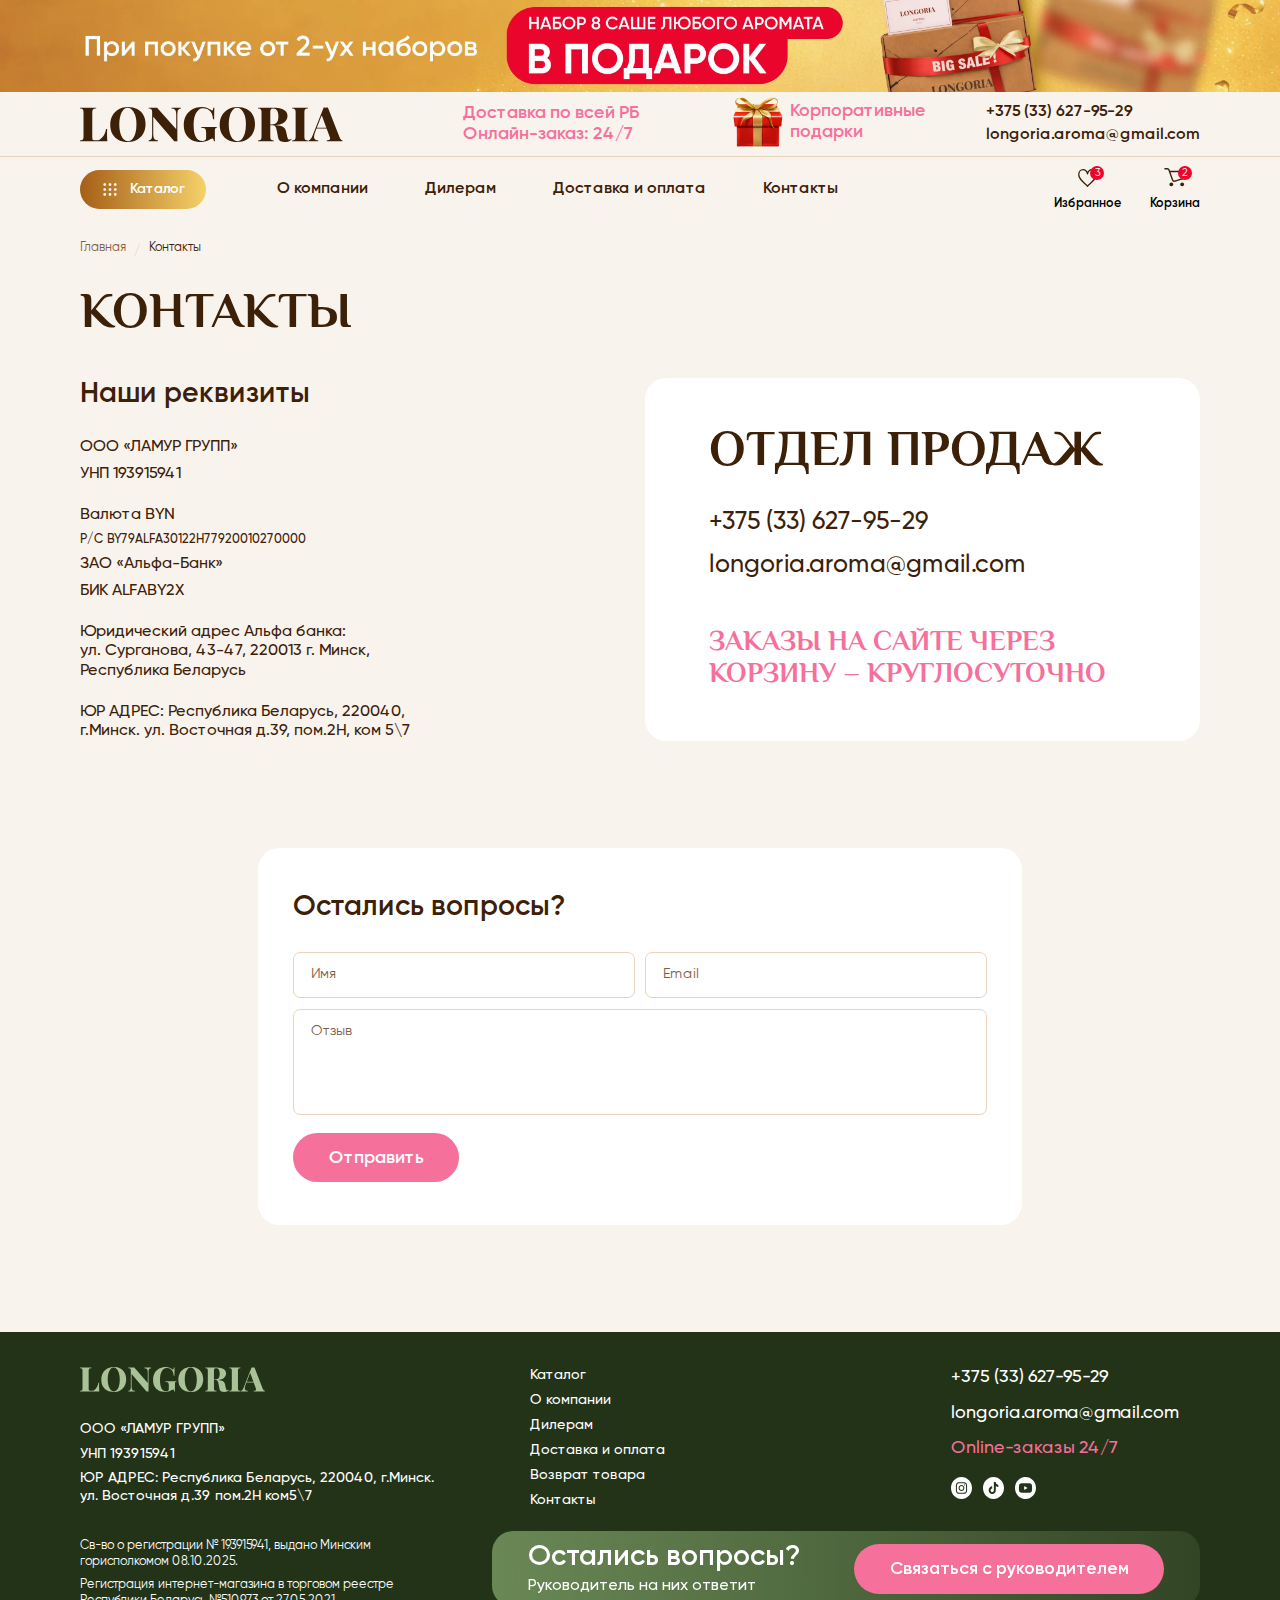
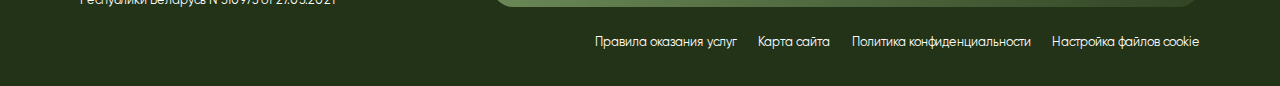
<file: contacts.html>
<!DOCTYPE html>
<html lang="ru">

<head>
    <meta charset="UTF-8">
    <meta name="viewport" content="width=device-width, initial-scale=1.0">
    <meta name="description" content="">
    <meta name="keywords" content="">
    <meta name="color-scheme" content="light only">
    <link rel="stylesheet" href="css/fancybox.css">
    <link rel="stylesheet" href="css/swiper-bundle.min.css">
    <link rel="stylesheet" href="css/nice-select.css">
    <link rel="stylesheet" href="css/style.min.css">
    <link rel="icon" href="img/favicon.svg" type="image/svg+xml">
    <title>Контакты</title>
</head>


<body class="m-page">
    <div class="wrapper">
        <header class="header">
            <div class="header-banner">
                <img src="img/main-banner.webp" alt="" class="_view1">
                <img src="img/main-banner2.webp" alt="" class="_view2">
            </div>

            <div class="header-top">
                <div class="container">
                    <div class="header-top__inner _flex-between">
                        <a href="" class="header__logo">
                            <img src="img/logo2.svg" alt="">
                        </a>

                        <div class="header-contacts">
                            <div class="header-contacts__show">
                                <img src="img/arrow-bottom.svg" alt="">
                            </div>
                            <div class="header-contacts__hidden">
                                <div class="header-contacts__info pink-text">
                                    <div class="h5">Доставка по всей РБ</div>
                                    <div class="h5">Онлайн-заказ: 24/7</div>
                                </div>
                                <div class="header-contacts__links">
                                    <a href="tel:+375 (33) 627-95-29" class="header-contacts__link text18 semi-bold-text h4-mob">
                                        +375 (33) 627-95-29
                                    </a>
                                    <a href="mailto:longoria.aroma@gmail.com" class="header-contacts__link text18 semi-bold-text h4-mob">
                                        longoria.aroma@gmail.com
                                    </a>
                                </div>
                                <div class="socials">
                                    <a href="" class="socials__item">
                                        <img src="img/ig2.svg" alt="">
                                    </a>
                                    <a href="" class="socials__item">
                                        <img src="img/tt2.svg" alt="">
                                    </a>
                                    <a href="" class="socials__item">
                                        <img src="img/youtube2.svg" alt="">
                                    </a>
                                </div>

                            </div>
                        </div>
                        <button class="burger _toggle-menu">
                            <img src="img/burger.svg" alt="">
                        </button>
                    </div>
                </div>
            </div>
            <div class="header-bottom">
                <div class="container">
                    <div class="header-bottom__inner _flex">
                        <div class="header-catalog">
                            <div class="header-catalog__show">
                                <img src="img/icon-catalog.svg" alt="">
                                <span>Каталог </span>
                            </div>
                            <div class="header-catalog__hidden">
                                <div class="header-catalog__links">
                                    <a href="" class="header-catalog__link">
                                        <span class="text18 text16-tablet">Подарочные наборы</span>
                                    </a>
                                    <a href="" class="header-catalog__link">
                                        <span class="text18 text16-tablet">Аромадиффузоры</span>
                                    </a>
                                    <a href="" class="header-catalog__link">
                                        <span class="text18 text16-tablet">Саше</span>
                                    </a>
                                </div>
                            </div>
                        </div>

                        <div class="menu">
                            <button class="menu__close _toggle-menu">
                                <img src="img/close.svg" alt="">
                            </button>
                            <nav class="nav">
                                <ul>
                                    <li><a href="">О компании</a></li>
                                    <li><a href="">Дилерам</a></li>
                                    <li><a href="">Доставка и оплата</a></li>
                                    <li><a href="">Контакты</a></li>
                                </ul>
                            </nav>
                            <div class="header-gift">
                                <img src="img/gift.webp" alt="">
                                <span class="h5 text16-tablet pink-text">
                        Корпоративные <br> подарки
                    </span>
                            </div>
                        </div>

                        <div class="header-action">
                            <button class="header-action__btn">
                                <img src="img/favourite3.svg" alt="">
                                <span class="header-action__btn-title">
                        Избранное
                    </span>
                                <span class="pin">3</span>
                            </button>
                            <button class="header-action__btn">
                                <img src="img/cart2.svg" alt="">
                                <span class="header-action__btn-title">
                        Корзина
                    </span>
                                <span class="pin">2</span>
                            </button>
                        </div>
                    </div>
                </div>
            </div>

        </header>
        <main class="content">
            <div class="contacts m-section _first">
                <div class="container">
                    <div class="breadcrumbs">
                        <ul>
                            <li><a href="">Главная</a></li>
                            <li><span>Контакты</span></li>
                        </ul>
                    </div>
                    <h1 class="h2">
                        Контакты
                    </h1>
                    <div class="contacts__grid">
                        <div class="contacts__col">
                            <h2 class="h3">
                                Наши реквизиты
                            </h2>
                            <div class="contacts__items">
                                <div class="contacts__item">
                                    <div class="contacts__item-text text18 text16-tablet">
                                        ООО «ЛАМУР ГРУПП»
                                    </div>
                                    <div class="contacts__item-text text18 text16-tablet">
                                        УНП 193915941
                                    </div>
                                </div>
                                <div class="contacts__item">
                                    <div class="contacts__item-text text18 text16-tablet">
                                        Валюта BYN
                                    </div>
                                    <div class="contacts__item-text text14 text16-tablet">
                                        Р/С BY79ALFA30122H77920010270000
                                    </div>
                                    <div class="contacts__item-text text18 text16-tablet">
                                        ЗАО «Альфа-Банк»
                                    </div>
                                    <div class="contacts__item-text text18 text16-tablet">
                                        БИК ALFABY2X
                                    </div>
                                </div>
                                <div class="contacts__item">
                                    <div class="contacts__item-text text18 text16-tablet">
                                        Юридический адрес Альфа банка:  <br> ул. Сурганова, 43-47, 220013 г. Минск, Республика Беларусь
                                    </div>
                                </div>
                                <div class="contacts__item">
                                    <div class="contacts__item-text text18 text16-tablet">
                                        ЮР АДРЕС: Республика Беларусь, 220040, <br> г.Минск. ул. Восточная д.39, пом.2Н, ком 5\7
                                    </div>
                                </div>
                            </div>
                        </div>
                        <div class="contacts__col2">
                            <div class="sell-department">
                                <h2 class="h2">
                                    Отдел продаж
                                </h2>
                                <div class="sell-department__links">
                                    <a href="tel:+375 (33) 627-95-29" class="sell-department__link h4 medium-text">
                                        +375 (33) 627-95-29
                                    </a>
                                    <a href="mailto:longoria.aroma@gmail.com" class="sell-department__link h4 medium-text">
                                        longoria.aroma@gmail.com
                                    </a>
                                </div>
                                <div class="sell-department__bottom">
                                    <div class="sell-department__subtitle">
                                        Заказы на сайте через корзину – круглосуточно
                                    </div>
                                </div>
                            </div>
                        </div>
                    </div>

                    <form action="" class="contacts-form review-form">
                        <h3 class="h3">
                            Остались вопросы?
                        </h3>
                        <div class="review-form__fields">
                            <div class="fg fg-dynamic">
                                <input type="text">
                                <label>Имя</label>
                            </div>
                            <div class="fg fg-dynamic">
                                <input type="text">
                                <label>Email</label>
                            </div>
                            <div class="fg fg-dynamic _full">
                                <textarea></textarea>
                                <label>Отзыв</label>
                            </div>
                        </div>
                        <button class="review-form__btn m-btn m-btn-pink">
                            <span>Отправить</span>
                        </button>
                    </form>
                </div>
            </div>

        </main>
        <footer class="footer">
            <div class="container">
                <div class="footer__top">
                    <div class="footer__top-col">
                        <a href="" class="footer__logo">
                            <img src="img/logo.svg" alt="">
                        </a>
                        <div class="footer-info medium-text">
                            <div class="text16 text14-tablet">
                                ООО «ЛАМУР ГРУПП»
                            </div>
                            <div class="text16 text14-tablet">
                                УНП 193915941
                            </div>
                            <div class="text16 text14-tablet">
                                ЮР АДРЕС: Республика Беларусь, 220040, г.Минск. <span class="_no-wrap">ул. Восточная д.39</span> пом.2Н ком5\7
                            </div>
                        </div>
                        <div class="footer-info2">
                            <div class="text14">
                                Св-во о регистрации № 193915941, выдано Минским горисполкомом 08.10.2025.
                            </div>
                            <div class="text14">
                                Регистрация интернет-магазина в торговом реестре Республики Беларусь №510973 от 27.05.2021
                            </div>
                        </div>
                    </div>
                    <div class="footer__top-col2">
                        <div class="footer-wrap">
                            <div class="footer-nav">
                                <ul>
                                    <li><a href="">Каталог</a></li>
                                    <li><a href="">О компании</a></li>
                                    <li><a href="">Дилерам</a></li>
                                    <li><a href="">Доставка и оплата</a></li>
                                    <li><a href="">Возврат товара</a></li>
                                    <li><a href="">Контакты</a></li>
                                </ul>
                            </div>
                            <div class="footer-contacts">
                                <div class="footer-contacts__items medium-text">
                                    <div class="text20 text18-tablet">
                                        <a href="tel:+375336279529">
                                            +375 (33) 627-95-29
                                        </a>
                                    </div>
                                    <div class="text20 text18-tablet">
                                        <a href="mailto:longoria.aroma@gmail.com">
                                            longoria.aroma@gmail.com
                                        </a>
                                    </div>
                                    <div class="text20 text18-tablet pink-text">
                                        Online-заказы 24/7
                                    </div>
                                </div>
                                <div class="socials">
                                    <a href="" class="socials__item">
                                        <img src="img/ig.svg" alt="">
                                    </a>
                                    <a href="" class="socials__item">
                                        <img src="img/tt.svg" alt="">
                                    </a>
                                    <a href="" class="socials__item">
                                        <img src="img/youtube.svg" alt="">
                                    </a>
                                </div>

                            </div>
                        </div>
                        <div class="footer-consult">
                            <div class="footer-consult__content">
                                <div class="h3 h4-mob">
                                    Остались вопросы?
                                </div>
                                <div class="text18 text16-tablet medium-text">
                                    Руководитель на них ответит
                                </div>
                            </div>
                            <button class="footer-consult__btn m-btn m-btn-pink">
                                <span>Связаться с руководителем</span>
                            </button>
                        </div>
                    </div>
                </div>
                <div class="footer__bottom">
                    <a href="" class="footer__link text14 text12-tablet">Правила оказания услуг</a>
                    <a href="" class="footer__link text14 text12-tablet">Карта сайта</a>
                    <a href="" class="footer__link text14 text12-tablet">Политика конфиденциальности</a>
                    <a href="" class="footer__link text14 text12-tablet">Настройка файлов cookie</a>
                </div>
            </div>

        </footer>
    </div>

    <div class="modal review-modal" id="reviewModal">
        <div class="modal__bg modal-bg _close-modal"></div>
        <div class="modal__dialog">
            <div class="review-modal__text text18 text16-tablet"></div>

            <button class="close-btn _close-modal">
                <img src="img/close.svg" alt="">
            </button>
        </div>
    </div>

    <div class="modal gift-modal" id="giftModal">
        <div class="modal__bg modal-bg _close-modal"></div>
        <div class="modal__dialog">
            <div class="gift-modal__grid">
                <div class="gift-modal__col">
                    <div class="product-sale">
                        <div class="sale__inner">
                            <div class="sale__top">
                                <h2 class="sale__title h1">
                                    акция
                                </h2>
                            </div>
                            <div class="sale__subtitle">
                                <div class="h4 h5-tablet">
                                    При покупке от 2-ух наборов
                                </div>
                            </div>
                            <div class="sale-gift">
                                <div class="sale-gift__row">
                                    <div class="h4 text17-tablet">
                                        набор 8 саше любого аромата
                                    </div>
                                </div>
                                <div class="sale-gift__row2">
                                    <div class="sale-gift__title">
                                        в подарок
                                    </div>
                                </div>
                            </div>
                            <img src="img/sale.webp" alt="" class="sale__img">
                            <div class="sale__nav">
                                <a href="" class="sale__link m-btn m-btn-brown">
                                    <span>Выбрать ароматы</span>
                                </a>
                            </div>
                        </div>

                    </div>
                </div>
                <div class="gift-modal__col2">
                    <div class="h3 h4-mob">
                        Идеальный подарок <br> себе и близким
                    </div>
                    <div class="gift-modal__fields">
                        <div class="fg">
                            <select>
                                <option selected hidden disabled>
                                    Выберите 1 аромат
                                </option>
                                <option>Лаванда</option>
                                <option>Манго</option>
                                <option>Мандарин</option>
                                <option>Пион</option>
                                <option>Табак-ваниль</option>
                                <option>Хлопок</option>
                            </select>
                        </div>

                        <div class="fg">
                            <select>
                                <option selected hidden disabled>
                                    Выберите 2 аромат
                                </option>
                                <option>Лаванда</option>
                                <option>Манго</option>
                                <option>Мандарин</option>
                                <option>Пион</option>
                                <option>Табак-ваниль</option>
                                <option>Хлопок</option>
                            </select>
                        </div>

                        <div class="fg">
                            <select disabled>
                                <option selected hidden disabled>
                                    Выберите подарок
                                </option>
                                <option>Лаванда</option>
                                <option>Манго</option>
                                <option>Мандарин</option>
                                <option>Пион</option>
                                <option>Табак-ваниль</option>
                                <option>Хлопок</option>
                            </select>
                        </div>

                    </div>
                    <div class="gift-modal__nav">
                        <button class="gift-modal__btn m-btn m-btn-pink">
                            <span>В корзину</span>
                        </button>
                        <button class="gift-modal__btn m-btn m-btn-pink-outline">
                            <span>Купить сейчас</span>
                        </button>
                    </div>
                </div>
            </div>

            <button class="close-btn _close-modal">
                <img src="img/close.svg" alt="">
            </button>
        </div>
    </div>

    <div class="modal order-modal" id="orderModal">
        <div class="modal__bg modal-bg _close-modal"></div>
        <div class="modal__dialog">
            <div class="order-modal__inner">
                <div class="order-step">
                    <div class="h4">
                        Ваш заказ
                    </div>
                    <div class="order-step__items">
                        <div class="order-item">
                            <div class="order-item__col">
                                <div class="order-item__img">
                                    <img src="img/product-img.webp" alt="">
                                </div>
                                <div class="order-item__text">
                                    <div class="h5">
                                        Манго
                                    </div>
                                </div>
                                <div class="order-item__count">
                                    <div class='cartcalc'>
                                        <button class='ccalc-minus'>
                                            <svg xmlns="http://www.w3.org/2000/svg" width="16" height="16" viewBox="0 0 16 16" fill="none">
                                                <path d="M4.5 8H12.5" stroke="#3C2008" stroke-width="1.5" stroke-linecap="round" stroke-linejoin="round" />
                                            </svg>
                                        </button>
                                        <input type='text' value='1'>
                                        <button class='ccalc-plus'>
                                            <svg xmlns="http://www.w3.org/2000/svg" width="16" height="16" viewBox="0 0 16 16" fill="none">
                                                <path d="M8.5 4V12" stroke="#3C2008" stroke-width="1.5" stroke-linecap="round" stroke-linejoin="round" />
                                                <path d="M4.5 8H12.5" stroke="#3C2008" stroke-width="1.5" stroke-linecap="round" stroke-linejoin="round" />
                                            </svg>
                                        </button>
                                    </div>

                                </div>
                            </div>
                            <div class="order-item__col2">
                                <div class="order-item__price">
                                    <div class="h5">
                                        60 руб
                                    </div>
                                </div>
                                <button class="order-item__remove">
                                    <img src="img/close2.svg" alt="">
                                </button>
                            </div>
                        </div>

                        <div class="order-item">
                            <div class="order-item__col">
                                <div class="order-item__img">
                                    <img src="img/product-img.webp" alt="">
                                </div>
                                <div class="order-item__text">
                                    <div class="h5">
                                        Манго
                                    </div>
                                </div>
                                <div class="order-item__count">
                                    <div class='cartcalc'>
                                        <button class='ccalc-minus'>
                                            <svg xmlns="http://www.w3.org/2000/svg" width="16" height="16" viewBox="0 0 16 16" fill="none">
                                                <path d="M4.5 8H12.5" stroke="#3C2008" stroke-width="1.5" stroke-linecap="round" stroke-linejoin="round" />
                                            </svg>
                                        </button>
                                        <input type='text' value='1'>
                                        <button class='ccalc-plus'>
                                            <svg xmlns="http://www.w3.org/2000/svg" width="16" height="16" viewBox="0 0 16 16" fill="none">
                                                <path d="M8.5 4V12" stroke="#3C2008" stroke-width="1.5" stroke-linecap="round" stroke-linejoin="round" />
                                                <path d="M4.5 8H12.5" stroke="#3C2008" stroke-width="1.5" stroke-linecap="round" stroke-linejoin="round" />
                                            </svg>
                                        </button>
                                    </div>

                                </div>
                            </div>
                            <div class="order-item__col2">
                                <div class="order-item__price">
                                    <div class="h5">
                                        60 руб
                                    </div>
                                </div>
                                <button class="order-item__remove">
                                    <img src="img/close2.svg" alt="">
                                </button>
                            </div>
                        </div>

                    </div>
                </div>

                <div class="order-sum">
                    <div class="order-sum__price h4 green-text">
                        Итого: 120 руб
                    </div>
                    <div class="order-sum__nav">
                        <button class="order-sum__btn m-btn m-btn-pink-outline">
                            <span>Продолжить покупки</span>
                        </button>
                        <button class="order-sum__btn m-btn m-btn-pink">
                            <span>Оформить заказ</span>
                        </button>
                    </div>
                </div>

            </div>

            <button class="close-btn _close-modal">
                <img src="img/close.svg" alt="">
            </button>
        </div>
    </div>

    <div class="modal order-modal" id="orderModal2">
        <div class="modal__bg modal-bg _close-modal"></div>
        <div class="modal__dialog">
            <div class="order-modal__inner">
                <div class="order-step">
                    <div class="h4">
                        Ваш заказ
                    </div>
                    <div class="order-step__items">
                        <div class="order-item">
                            <div class="order-item__col">
                                <div class="order-item__img">
                                    <img src="img/product-img.webp" alt="">
                                </div>
                                <div class="order-item__text">
                                    <div class="h5">
                                        Манго
                                    </div>
                                </div>
                                <div class="order-item__count">
                                    <div class='cartcalc'>
                                        <button class='ccalc-minus'>
                                            <svg xmlns="http://www.w3.org/2000/svg" width="16" height="16" viewBox="0 0 16 16" fill="none">
                                                <path d="M4.5 8H12.5" stroke="#3C2008" stroke-width="1.5" stroke-linecap="round" stroke-linejoin="round" />
                                            </svg>
                                        </button>
                                        <input type='text' value='1'>
                                        <button class='ccalc-plus'>
                                            <svg xmlns="http://www.w3.org/2000/svg" width="16" height="16" viewBox="0 0 16 16" fill="none">
                                                <path d="M8.5 4V12" stroke="#3C2008" stroke-width="1.5" stroke-linecap="round" stroke-linejoin="round" />
                                                <path d="M4.5 8H12.5" stroke="#3C2008" stroke-width="1.5" stroke-linecap="round" stroke-linejoin="round" />
                                            </svg>
                                        </button>
                                    </div>

                                </div>
                            </div>
                            <div class="order-item__col2">
                                <div class="order-item__price">
                                    <div class="h5">
                                        60 руб
                                    </div>
                                </div>
                                <button class="order-item__remove">
                                    <img src="img/close2.svg" alt="">
                                </button>
                            </div>
                        </div>

                        <div class="order-item">
                            <div class="order-item__col">
                                <div class="order-item__img">
                                    <img src="img/product-img.webp" alt="">
                                </div>
                                <div class="order-item__text">
                                    <div class="h5">
                                        Манго
                                    </div>
                                </div>
                                <div class="order-item__count">
                                    <div class='cartcalc'>
                                        <button class='ccalc-minus'>
                                            <svg xmlns="http://www.w3.org/2000/svg" width="16" height="16" viewBox="0 0 16 16" fill="none">
                                                <path d="M4.5 8H12.5" stroke="#3C2008" stroke-width="1.5" stroke-linecap="round" stroke-linejoin="round" />
                                            </svg>
                                        </button>
                                        <input type='text' value='1'>
                                        <button class='ccalc-plus'>
                                            <svg xmlns="http://www.w3.org/2000/svg" width="16" height="16" viewBox="0 0 16 16" fill="none">
                                                <path d="M8.5 4V12" stroke="#3C2008" stroke-width="1.5" stroke-linecap="round" stroke-linejoin="round" />
                                                <path d="M4.5 8H12.5" stroke="#3C2008" stroke-width="1.5" stroke-linecap="round" stroke-linejoin="round" />
                                            </svg>
                                        </button>
                                    </div>

                                </div>
                            </div>
                            <div class="order-item__col2">
                                <div class="order-item__price">
                                    <div class="h5">
                                        60 руб
                                    </div>
                                </div>
                                <button class="order-item__remove">
                                    <img src="img/close2.svg" alt="">
                                </button>
                            </div>
                        </div>

                    </div>
                    <div class="order-suggest">
                        <div class="h5 pink-text">
                            Вы добавили 2 набора.
                            <br>
            Выберите аромат бесплатного набора
                        </div>
                        <div class="fg">
                            <select>
                                <option selected hidden disabled>
                                    Выберите подарок
                                </option>
                                <option>Лаванда</option>
                                <option>Манго</option>
                                <option>Мандарин</option>
                                <option>Пион</option>
                                <option>Табак-ваниль</option>
                                <option>Хлопок</option>
                            </select>
                        </div>

                    </div>
                </div>

                <div class="order-sum">
                    <div class="order-sum__price h4 green-text">
                        Итого: 120 руб
                    </div>
                    <div class="order-sum__nav">
                        <button class="order-sum__btn m-btn m-btn-pink-outline">
                            <span>Продолжить покупки</span>
                        </button>
                        <button class="order-sum__btn m-btn m-btn-pink">
                            <span>Оформить заказ</span>
                        </button>
                    </div>
                </div>

            </div>

            <button class="close-btn _close-modal">
                <img src="img/close.svg" alt="">
            </button>
        </div>
    </div>

    <div class="modal order-modal" id="orderModal3">
        <div class="modal__bg modal-bg _close-modal"></div>
        <div class="modal__dialog">
            <div class="order-modal__inner">
                <div class="order-step">
                    <div class="h4">
                        Ваш заказ
                    </div>
                    <div class="order-step__items">
                        <div class="order-item">
                            <div class="order-item__col">
                                <div class="order-item__img">
                                    <img src="img/product-img.webp" alt="">
                                </div>
                                <div class="order-item__text">
                                    <div class="h5">
                                        Манго
                                    </div>
                                </div>
                                <div class="order-item__count">
                                    <div class='cartcalc'>
                                        <button class='ccalc-minus'>
                                            <svg xmlns="http://www.w3.org/2000/svg" width="16" height="16" viewBox="0 0 16 16" fill="none">
                                                <path d="M4.5 8H12.5" stroke="#3C2008" stroke-width="1.5" stroke-linecap="round" stroke-linejoin="round" />
                                            </svg>
                                        </button>
                                        <input type='text' value='1'>
                                        <button class='ccalc-plus'>
                                            <svg xmlns="http://www.w3.org/2000/svg" width="16" height="16" viewBox="0 0 16 16" fill="none">
                                                <path d="M8.5 4V12" stroke="#3C2008" stroke-width="1.5" stroke-linecap="round" stroke-linejoin="round" />
                                                <path d="M4.5 8H12.5" stroke="#3C2008" stroke-width="1.5" stroke-linecap="round" stroke-linejoin="round" />
                                            </svg>
                                        </button>
                                    </div>

                                </div>
                            </div>
                            <div class="order-item__col2">
                                <div class="order-item__price">
                                    <div class="h5">
                                        60 руб
                                    </div>
                                </div>
                                <button class="order-item__remove">
                                    <img src="img/close2.svg" alt="">
                                </button>
                            </div>
                        </div>

                    </div>
                    <div class="order-suggest">
                        <div class="h5 pink-text">
                            Закажи еще 1 набор и получи <br>набор аромасаше из 8 шт в подарок
                        </div>
                        <div class="order-products">
                            <div class="products-slider slider2">
                                <div class="slider__wrap">
                                    <div class="swiper-container">
                                        <div class="swiper-wrapper">
                                            <div class="swiper-slide">
                                                <div class="product-card2">
                                                    <div class="product-card2__top">
                                                        <div class="product-card2__img">
                                                            <img src="img/product-img4-mini.webp" alt="">
                                                        </div>
                                                        <button class="_js-cart-btn product-card2__btn"></button>
                                                    </div>
                                                    <a href="" class="text14">
                                                        Табак-ваниль
                                                    </a>
                                                </div>

                                            </div>
                                            <div class="swiper-slide">
                                                <div class="product-card2">
                                                    <div class="product-card2__top">
                                                        <div class="product-card2__img">
                                                            <img src="img/product-img2-mini.webp" alt="">
                                                        </div>
                                                        <button class="_js-cart-btn product-card2__btn"></button>
                                                    </div>
                                                    <a href="" class="text14">
                                                        Пион
                                                    </a>
                                                </div>

                                            </div>
                                            <div class="swiper-slide">
                                                <div class="product-card2">
                                                    <div class="product-card2__top">
                                                        <div class="product-card2__img">
                                                            <img src="img/product-img3-mini.webp" alt="">
                                                        </div>
                                                        <button class="_js-cart-btn product-card2__btn"></button>
                                                    </div>
                                                    <a href="" class="text14">
                                                        Хлопок
                                                    </a>
                                                </div>

                                            </div>
                                            <div class="swiper-slide">
                                                <div class="product-card2">
                                                    <div class="product-card2__top">
                                                        <div class="product-card2__img">
                                                            <img src="img/product-img5-mini.webp" alt="">
                                                        </div>
                                                        <button class="_js-cart-btn product-card2__btn"></button>
                                                    </div>
                                                    <a href="" class="text14">
                                                        Мандарин
                                                    </a>
                                                </div>

                                            </div>
                                            <div class="swiper-slide">
                                                <div class="product-card2">
                                                    <div class="product-card2__top">
                                                        <div class="product-card2__img">
                                                            <img src="img/product-img6-mini.webp" alt="">
                                                        </div>
                                                        <button class="_js-cart-btn product-card2__btn"></button>
                                                    </div>
                                                    <a href="" class="text14">
                                                        Лаванда
                                                    </a>
                                                </div>

                                            </div>
                                            <div class="swiper-slide">
                                                <div class="product-card2">
                                                    <div class="product-card2__top">
                                                        <div class="product-card2__img">
                                                            <img src="img/product-img-mini.webp" alt="">
                                                        </div>
                                                        <button class="_js-cart-btn product-card2__btn"></button>
                                                    </div>
                                                    <a href="" class="text14">
                                                        Манго
                                                    </a>
                                                </div>

                                            </div>
                                        </div>
                                    </div>
                                </div>
                            </div>
                        </div>

                        <div class="fg">
                            <select disabled>
                                <option selected hidden disabled>
                                    Выберите подарок
                                </option>
                                <option>Лаванда</option>
                                <option>Манго</option>
                                <option>Мандарин</option>
                                <option>Пион</option>
                                <option>Табак-ваниль</option>
                                <option>Хлопок</option>
                            </select>
                        </div>

                    </div>
                </div>

                <div class="order-sum">
                    <div class="order-sum__price h4 green-text">
                        Итого: 120 руб
                    </div>
                    <div class="order-sum__nav">
                        <button class="order-sum__btn m-btn m-btn-pink-outline">
                            <span>Продолжить покупки</span>
                        </button>
                        <button class="order-sum__btn m-btn m-btn-pink">
                            <span>Оформить заказ</span>
                        </button>
                    </div>
                </div>

            </div>

            <button class="close-btn _close-modal">
                <img src="img/close.svg" alt="">
            </button>
        </div>
    </div>

    <div class="modal order-modal" id="orderModal4">
        <div class="modal__bg modal-bg _close-modal"></div>
        <div class="modal__dialog">
            <div class="order-modal__inner">
                <div class="order-step">
                    <div class="h4">
                        Ваш заказ
                    </div>
                    <div class="order-step__items">
                        <div class="order-item">
                            <div class="order-item__col">
                                <div class="order-item__img">
                                    <img src="img/product-img.webp" alt="">
                                </div>
                                <div class="order-item__text">
                                    <div class="h5">
                                        Манго
                                    </div>
                                </div>
                                <div class="order-item__count">
                                    <div class='cartcalc'>
                                        <button class='ccalc-minus'>
                                            <svg xmlns="http://www.w3.org/2000/svg" width="16" height="16" viewBox="0 0 16 16" fill="none">
                                                <path d="M4.5 8H12.5" stroke="#3C2008" stroke-width="1.5" stroke-linecap="round" stroke-linejoin="round" />
                                            </svg>
                                        </button>
                                        <input type='text' value='1'>
                                        <button class='ccalc-plus'>
                                            <svg xmlns="http://www.w3.org/2000/svg" width="16" height="16" viewBox="0 0 16 16" fill="none">
                                                <path d="M8.5 4V12" stroke="#3C2008" stroke-width="1.5" stroke-linecap="round" stroke-linejoin="round" />
                                                <path d="M4.5 8H12.5" stroke="#3C2008" stroke-width="1.5" stroke-linecap="round" stroke-linejoin="round" />
                                            </svg>
                                        </button>
                                    </div>

                                </div>
                            </div>
                            <div class="order-item__col2">
                                <div class="order-item__price">
                                    <div class="h5">
                                        60 руб
                                    </div>
                                </div>
                                <button class="order-item__remove">
                                    <img src="img/close2.svg" alt="">
                                </button>
                            </div>
                        </div>

                        <div class="order-item">
                            <div class="order-item__col">
                                <div class="order-item__img">
                                    <img src="img/product-img.webp" alt="">
                                </div>
                                <div class="order-item__text">
                                    <div class="h5">
                                        Манго
                                    </div>
                                </div>
                                <div class="order-item__count">
                                    <div class='cartcalc'>
                                        <button class='ccalc-minus'>
                                            <svg xmlns="http://www.w3.org/2000/svg" width="16" height="16" viewBox="0 0 16 16" fill="none">
                                                <path d="M4.5 8H12.5" stroke="#3C2008" stroke-width="1.5" stroke-linecap="round" stroke-linejoin="round" />
                                            </svg>
                                        </button>
                                        <input type='text' value='1'>
                                        <button class='ccalc-plus'>
                                            <svg xmlns="http://www.w3.org/2000/svg" width="16" height="16" viewBox="0 0 16 16" fill="none">
                                                <path d="M8.5 4V12" stroke="#3C2008" stroke-width="1.5" stroke-linecap="round" stroke-linejoin="round" />
                                                <path d="M4.5 8H12.5" stroke="#3C2008" stroke-width="1.5" stroke-linecap="round" stroke-linejoin="round" />
                                            </svg>
                                        </button>
                                    </div>

                                </div>
                            </div>
                            <div class="order-item__col2">
                                <div class="order-item__price">
                                    <div class="h5">
                                        60 руб
                                    </div>
                                </div>
                                <button class="order-item__remove">
                                    <img src="img/close2.svg" alt="">
                                </button>
                            </div>
                        </div>

                    </div>
                    <div class="order-suggest">
                        <div class="order-products">
                            <div class="products-slider slider2">
                                <div class="slider__wrap">
                                    <div class="swiper-container">
                                        <div class="swiper-wrapper">
                                            <div class="swiper-slide">
                                                <div class="product-card2">
                                                    <div class="product-card2__top">
                                                        <div class="product-card2__img">
                                                            <img src="img/product-img4-mini.webp" alt="">
                                                        </div>
                                                        <button class="_js-cart-btn product-card2__btn"></button>
                                                    </div>
                                                    <a href="" class="text14">
                                                        Табак-ваниль
                                                    </a>
                                                </div>

                                            </div>
                                            <div class="swiper-slide">
                                                <div class="product-card2">
                                                    <div class="product-card2__top">
                                                        <div class="product-card2__img">
                                                            <img src="img/product-img2-mini.webp" alt="">
                                                        </div>
                                                        <button class="_js-cart-btn product-card2__btn"></button>
                                                    </div>
                                                    <a href="" class="text14">
                                                        Пион
                                                    </a>
                                                </div>

                                            </div>
                                            <div class="swiper-slide">
                                                <div class="product-card2">
                                                    <div class="product-card2__top">
                                                        <div class="product-card2__img">
                                                            <img src="img/product-img3-mini.webp" alt="">
                                                        </div>
                                                        <button class="_js-cart-btn product-card2__btn"></button>
                                                    </div>
                                                    <a href="" class="text14">
                                                        Хлопок
                                                    </a>
                                                </div>

                                            </div>
                                            <div class="swiper-slide">
                                                <div class="product-card2">
                                                    <div class="product-card2__top">
                                                        <div class="product-card2__img">
                                                            <img src="img/product-img5-mini.webp" alt="">
                                                        </div>
                                                        <button class="_js-cart-btn product-card2__btn"></button>
                                                    </div>
                                                    <a href="" class="text14">
                                                        Мандарин
                                                    </a>
                                                </div>

                                            </div>
                                            <div class="swiper-slide">
                                                <div class="product-card2">
                                                    <div class="product-card2__top">
                                                        <div class="product-card2__img">
                                                            <img src="img/product-img6-mini.webp" alt="">
                                                        </div>
                                                        <button class="_js-cart-btn product-card2__btn"></button>
                                                    </div>
                                                    <a href="" class="text14">
                                                        Лаванда
                                                    </a>
                                                </div>

                                            </div>
                                            <div class="swiper-slide">
                                                <div class="product-card2">
                                                    <div class="product-card2__top">
                                                        <div class="product-card2__img">
                                                            <img src="img/product-img-mini.webp" alt="">
                                                        </div>
                                                        <button class="_js-cart-btn product-card2__btn"></button>
                                                    </div>
                                                    <a href="" class="text14">
                                                        Манго
                                                    </a>
                                                </div>

                                            </div>
                                        </div>
                                    </div>
                                </div>
                            </div>
                        </div>

                        <div class="fg">
                            <select>
                                <option selected hidden disabled>
                                    Выберите подарок
                                </option>
                                <option>Лаванда</option>
                                <option>Манго</option>
                                <option>Мандарин</option>
                                <option>Пион</option>
                                <option>Табак-ваниль</option>
                                <option>Хлопок</option>
                            </select>
                        </div>

                    </div>
                </div>

                <div class="order-sum">
                    <div class="order-sum__price h4 green-text">
                        Итого: 120 руб
                    </div>
                    <div class="order-sum__nav">
                        <button class="order-sum__btn m-btn m-btn-pink-outline">
                            <span>Продолжить покупки</span>
                        </button>
                        <button class="order-sum__btn m-btn m-btn-pink">
                            <span>Оформить заказ</span>
                        </button>
                    </div>
                </div>

            </div>

            <button class="close-btn _close-modal">
                <img src="img/close.svg" alt="">
            </button>
        </div>
    </div>

    <div class="modal success-modal" id="successModal">
        <div class="modal__bg modal-bg _close-modal"></div>
        <div class="modal__dialog">
            <img src="img/success2.svg" alt="" class="success-modal__icon">
            <div class="h4">
                Оплата успешно совершена. <br> Спасибо за покупку!
            </div>
            <div class="success-modal__nav _flex-center">
                <button class="success-modal__btn m-btn m-btn-pink-outline">
                    <span>Продолжить покупки</span>
                </button>
            </div>

            <button class="close-btn _close-modal">
                <img src="img/close.svg" alt="">
            </button>
        </div>
    </div>


    <script src="js/jquery.min.js"></script>
    <script src="js/jquery.maskedinput.min.js"></script>
    <script src="js/fancybox.umd.js"></script>
    <script src="js/swiper-bundle.min.js"></script>
    <script src="js/jquery.nice-select.min.js"></script>
    <script src="js/main.min.js"></script>

</body>

</html>
</file>
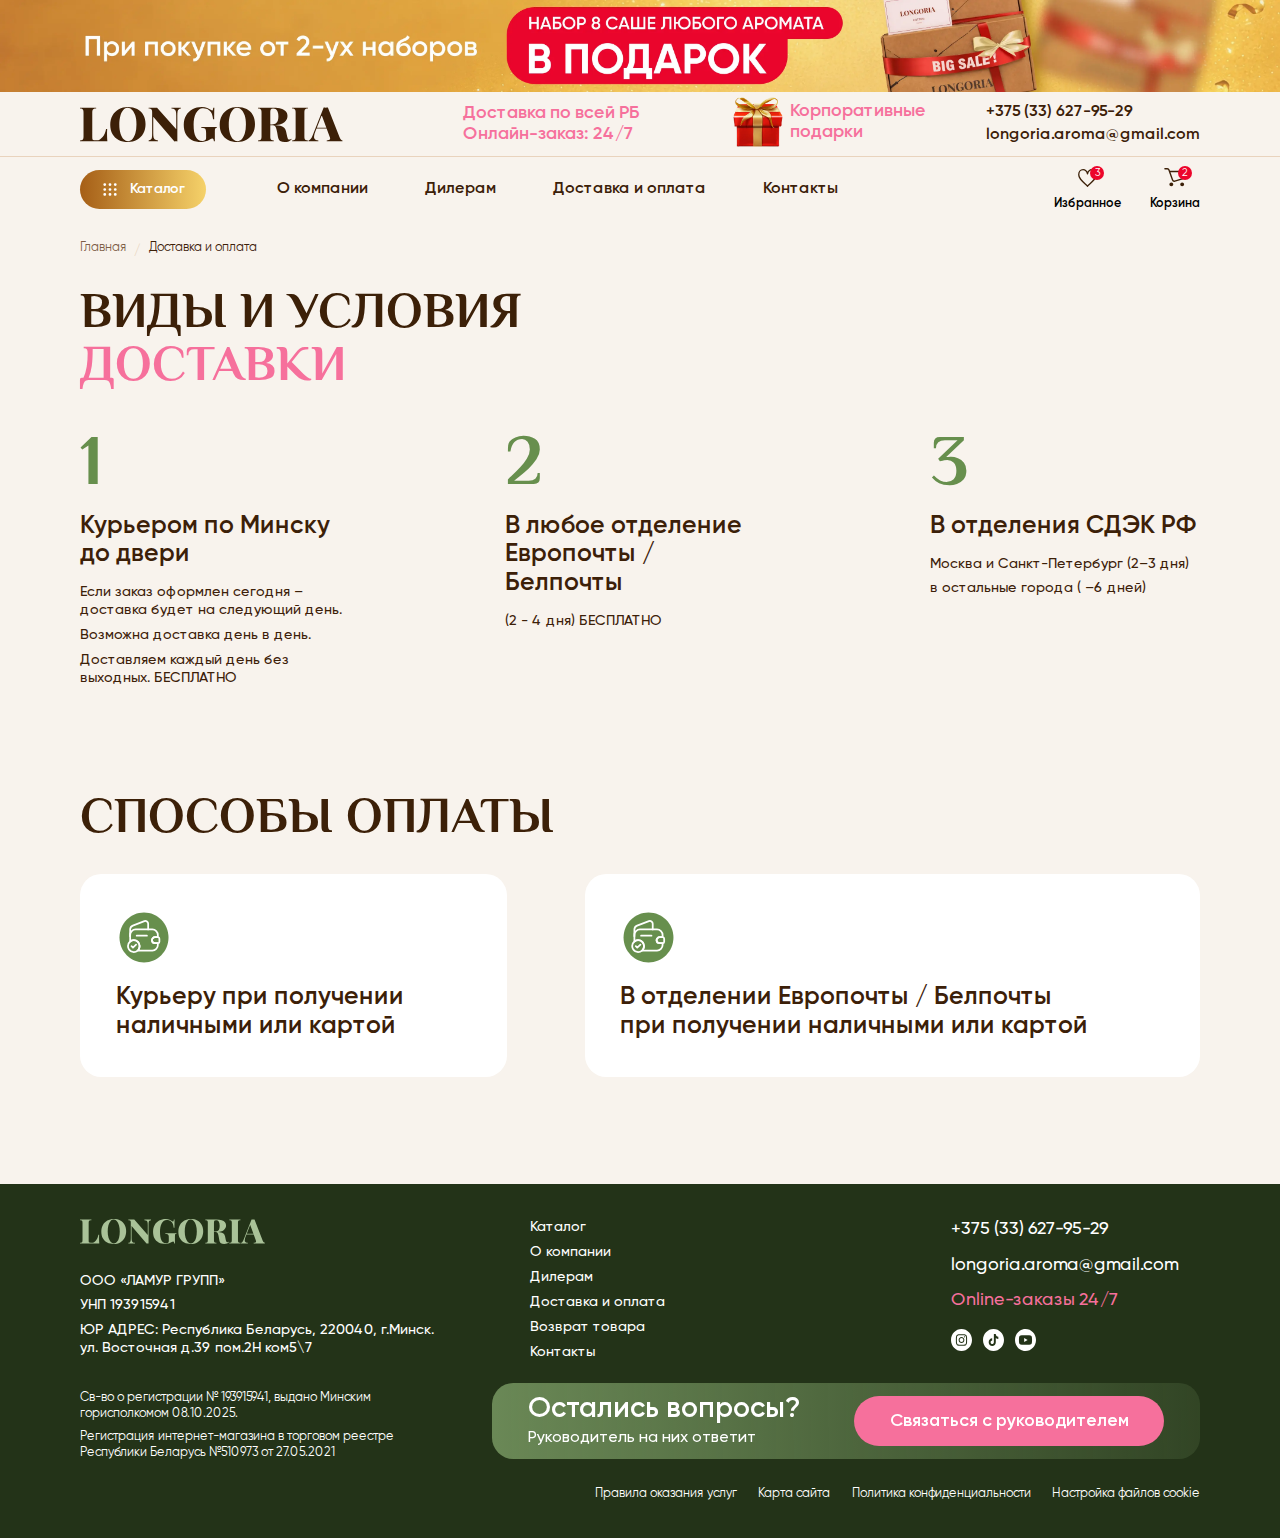
<file: delivery.html>
<!DOCTYPE html>
<html lang="ru">

<head>
    <meta charset="UTF-8">
    <meta name="viewport" content="width=device-width, initial-scale=1.0">
    <meta name="description" content="">
    <meta name="keywords" content="">
    <meta name="color-scheme" content="light only">
    <link rel="stylesheet" href="css/fancybox.css">
    <link rel="stylesheet" href="css/swiper-bundle.min.css">
    <link rel="stylesheet" href="css/nice-select.css">
    <link rel="stylesheet" href="css/style.min.css">
    <link rel="icon" href="img/favicon.svg" type="image/svg+xml">
    <title>Доставка и оплата</title>
</head>


<body class="m-page">
    <div class="wrapper">
        <header class="header">
            <div class="header-banner">
                <img src="img/main-banner.webp" alt="" class="_view1">
                <img src="img/main-banner2.webp" alt="" class="_view2">
            </div>

            <div class="header-top">
                <div class="container">
                    <div class="header-top__inner _flex-between">
                        <a href="" class="header__logo">
                            <img src="img/logo2.svg" alt="">
                        </a>

                        <div class="header-contacts">
                            <div class="header-contacts__show">
                                <img src="img/arrow-bottom.svg" alt="">
                            </div>
                            <div class="header-contacts__hidden">
                                <div class="header-contacts__info pink-text">
                                    <div class="h5">Доставка по всей РБ</div>
                                    <div class="h5">Онлайн-заказ: 24/7</div>
                                </div>
                                <div class="header-contacts__links">
                                    <a href="tel:+375 (33) 627-95-29" class="header-contacts__link text18 semi-bold-text h4-mob">
                                        +375 (33) 627-95-29
                                    </a>
                                    <a href="mailto:longoria.aroma@gmail.com" class="header-contacts__link text18 semi-bold-text h4-mob">
                                        longoria.aroma@gmail.com
                                    </a>
                                </div>
                                <div class="socials">
                                    <a href="" class="socials__item">
                                        <img src="img/ig2.svg" alt="">
                                    </a>
                                    <a href="" class="socials__item">
                                        <img src="img/tt2.svg" alt="">
                                    </a>
                                    <a href="" class="socials__item">
                                        <img src="img/youtube2.svg" alt="">
                                    </a>
                                </div>

                            </div>
                        </div>
                        <button class="burger _toggle-menu">
                            <img src="img/burger.svg" alt="">
                        </button>
                    </div>
                </div>
            </div>
            <div class="header-bottom">
                <div class="container">
                    <div class="header-bottom__inner _flex">
                        <div class="header-catalog">
                            <div class="header-catalog__show">
                                <img src="img/icon-catalog.svg" alt="">
                                <span>Каталог </span>
                            </div>
                            <div class="header-catalog__hidden">
                                <div class="header-catalog__links">
                                    <a href="" class="header-catalog__link">
                                        <span class="text18 text16-tablet">Подарочные наборы</span>
                                    </a>
                                    <a href="" class="header-catalog__link">
                                        <span class="text18 text16-tablet">Аромадиффузоры</span>
                                    </a>
                                    <a href="" class="header-catalog__link">
                                        <span class="text18 text16-tablet">Саше</span>
                                    </a>
                                </div>
                            </div>
                        </div>

                        <div class="menu">
                            <button class="menu__close _toggle-menu">
                                <img src="img/close.svg" alt="">
                            </button>
                            <nav class="nav">
                                <ul>
                                    <li><a href="">О компании</a></li>
                                    <li><a href="">Дилерам</a></li>
                                    <li><a href="">Доставка и оплата</a></li>
                                    <li><a href="">Контакты</a></li>
                                </ul>
                            </nav>
                            <div class="header-gift">
                                <img src="img/gift.webp" alt="">
                                <span class="h5 text16-tablet pink-text">
                        Корпоративные <br> подарки
                    </span>
                            </div>
                        </div>

                        <div class="header-action">
                            <button class="header-action__btn">
                                <img src="img/favourite3.svg" alt="">
                                <span class="header-action__btn-title">
                        Избранное
                    </span>
                                <span class="pin">3</span>
                            </button>
                            <button class="header-action__btn">
                                <img src="img/cart2.svg" alt="">
                                <span class="header-action__btn-title">
                        Корзина
                    </span>
                                <span class="pin">2</span>
                            </button>
                        </div>
                    </div>
                </div>
            </div>

        </header>
        <main class="content">
            <div class="delivery-info m-section _first">
                <div class="container">
                    <div class="breadcrumbs">
                        <ul>
                            <li><a href="">Главная</a></li>
                            <li><span>Доставка и оплата</span></li>
                        </ul>
                    </div>
                    <div class="max-w600">
                        <h1 class="h2">
                            Виды и условия <span class="pink-text">доставки</span>
                        </h1>
                    </div>
                    <div class="delivery-info__grid">
                        <div class="delivery-item2">
                            <div class="h1 green-text">
                                1
                            </div>
                            <div class="delivery-item2__title">
                                <div class="h4">
                                    Курьером по Минску до двери
                                </div>
                            </div>
                            <div class="delivery-item2__text">
                                <div class="delivery-item2__text-item">Если заказ оформлен сегодня – доставка будет на следующий день.</div>
                                <div class="delivery-item2__text-item">Возможна доставка день в день.</div>
                                <div class="delivery-item2__text-item">Доставляем каждый день без выходных. БЕСПЛАТНО</div>
                            </div>
                        </div>
                        <div class="delivery-item2">
                            <div class="h1 green-text">
                                2
                            </div>
                            <div class="delivery-item2__title">
                                <div class="h4">
                                    В любое отделение Европочты / Белпочты
                                </div>
                            </div>
                            <div class="delivery-item2__text">
                                <div class="delivery-item2__text-item">(2 - 4 дня) БЕСПЛАТНО</div>
                            </div>
                        </div>
                        <div class="delivery-item2">
                            <div class="h1 green-text">
                                3
                            </div>
                            <div class="delivery-item2__title">
                                <div class="h4">
                                    В отделения СДЭК РФ
                                </div>
                            </div>
                            <div class="delivery-item2__text">
                                <div class="delivery-item2__text-item">Москва и Санкт-Петербург (2–3 дня)</div>
                                <div class="delivery-item2__text-item">в остальные города ( –6 дней)</div>
                            </div>
                        </div>
                    </div>
                </div>
            </div>

            <div class="pay-info m-section">
                <div class="container">
                    <h2 class="h2">
                        Способы оплаты
                    </h2>
                    <div class="pay-info__grid">
                        <div class="pay-item">
                            <img src="img/pay-icon.svg" alt="" class="pay-item__icon">
                            <div class="h4">Курьеру при получении наличными или картой</div>
                        </div>
                        <div class="pay-item">
                            <img src="img/pay-icon.svg" alt="" class="pay-item__icon">
                            <div class="h4">В отделении Европочты / Белпочты <span class="_no-wrap">при получении</span> наличными или картой</div>
                        </div>
                    </div>
                </div>
            </div>

        </main>
        <footer class="footer">
            <div class="container">
                <div class="footer__top">
                    <div class="footer__top-col">
                        <a href="" class="footer__logo">
                            <img src="img/logo.svg" alt="">
                        </a>
                        <div class="footer-info medium-text">
                            <div class="text16 text14-tablet">
                                ООО «ЛАМУР ГРУПП»
                            </div>
                            <div class="text16 text14-tablet">
                                УНП 193915941
                            </div>
                            <div class="text16 text14-tablet">
                                ЮР АДРЕС: Республика Беларусь, 220040, г.Минск. <span class="_no-wrap">ул. Восточная д.39</span> пом.2Н ком5\7
                            </div>
                        </div>
                        <div class="footer-info2">
                            <div class="text14">
                                Св-во о регистрации № 193915941, выдано Минским горисполкомом 08.10.2025.
                            </div>
                            <div class="text14">
                                Регистрация интернет-магазина в торговом реестре Республики Беларусь №510973 от 27.05.2021
                            </div>
                        </div>
                    </div>
                    <div class="footer__top-col2">
                        <div class="footer-wrap">
                            <div class="footer-nav">
                                <ul>
                                    <li><a href="">Каталог</a></li>
                                    <li><a href="">О компании</a></li>
                                    <li><a href="">Дилерам</a></li>
                                    <li><a href="">Доставка и оплата</a></li>
                                    <li><a href="">Возврат товара</a></li>
                                    <li><a href="">Контакты</a></li>
                                </ul>
                            </div>
                            <div class="footer-contacts">
                                <div class="footer-contacts__items medium-text">
                                    <div class="text20 text18-tablet">
                                        <a href="tel:+375336279529">
                                            +375 (33) 627-95-29
                                        </a>
                                    </div>
                                    <div class="text20 text18-tablet">
                                        <a href="mailto:longoria.aroma@gmail.com">
                                            longoria.aroma@gmail.com
                                        </a>
                                    </div>
                                    <div class="text20 text18-tablet pink-text">
                                        Online-заказы 24/7
                                    </div>
                                </div>
                                <div class="socials">
                                    <a href="" class="socials__item">
                                        <img src="img/ig.svg" alt="">
                                    </a>
                                    <a href="" class="socials__item">
                                        <img src="img/tt.svg" alt="">
                                    </a>
                                    <a href="" class="socials__item">
                                        <img src="img/youtube.svg" alt="">
                                    </a>
                                </div>

                            </div>
                        </div>
                        <div class="footer-consult">
                            <div class="footer-consult__content">
                                <div class="h3 h4-mob">
                                    Остались вопросы?
                                </div>
                                <div class="text18 text16-tablet medium-text">
                                    Руководитель на них ответит
                                </div>
                            </div>
                            <button class="footer-consult__btn m-btn m-btn-pink">
                                <span>Связаться с руководителем</span>
                            </button>
                        </div>
                    </div>
                </div>
                <div class="footer__bottom">
                    <a href="" class="footer__link text14 text12-tablet">Правила оказания услуг</a>
                    <a href="" class="footer__link text14 text12-tablet">Карта сайта</a>
                    <a href="" class="footer__link text14 text12-tablet">Политика конфиденциальности</a>
                    <a href="" class="footer__link text14 text12-tablet">Настройка файлов cookie</a>
                </div>
            </div>

        </footer>
    </div>

    <div class="modal review-modal" id="reviewModal">
        <div class="modal__bg modal-bg _close-modal"></div>
        <div class="modal__dialog">
            <div class="review-modal__text text18 text16-tablet"></div>

            <button class="close-btn _close-modal">
                <img src="img/close.svg" alt="">
            </button>
        </div>
    </div>

    <div class="modal gift-modal" id="giftModal">
        <div class="modal__bg modal-bg _close-modal"></div>
        <div class="modal__dialog">
            <div class="gift-modal__grid">
                <div class="gift-modal__col">
                    <div class="product-sale">
                        <div class="sale__inner">
                            <div class="sale__top">
                                <h2 class="sale__title h1">
                                    акция
                                </h2>
                            </div>
                            <div class="sale__subtitle">
                                <div class="h4 h5-tablet">
                                    При покупке от 2-ух наборов
                                </div>
                            </div>
                            <div class="sale-gift">
                                <div class="sale-gift__row">
                                    <div class="h4 text17-tablet">
                                        набор 8 саше любого аромата
                                    </div>
                                </div>
                                <div class="sale-gift__row2">
                                    <div class="sale-gift__title">
                                        в подарок
                                    </div>
                                </div>
                            </div>
                            <img src="img/sale.webp" alt="" class="sale__img">
                            <div class="sale__nav">
                                <a href="" class="sale__link m-btn m-btn-brown">
                                    <span>Выбрать ароматы</span>
                                </a>
                            </div>
                        </div>

                    </div>
                </div>
                <div class="gift-modal__col2">
                    <div class="h3 h4-mob">
                        Идеальный подарок <br> себе и близким
                    </div>
                    <div class="gift-modal__fields">
                        <div class="fg">
                            <select>
                                <option selected hidden disabled>
                                    Выберите 1 аромат
                                </option>
                                <option>Лаванда</option>
                                <option>Манго</option>
                                <option>Мандарин</option>
                                <option>Пион</option>
                                <option>Табак-ваниль</option>
                                <option>Хлопок</option>
                            </select>
                        </div>

                        <div class="fg">
                            <select>
                                <option selected hidden disabled>
                                    Выберите 2 аромат
                                </option>
                                <option>Лаванда</option>
                                <option>Манго</option>
                                <option>Мандарин</option>
                                <option>Пион</option>
                                <option>Табак-ваниль</option>
                                <option>Хлопок</option>
                            </select>
                        </div>

                        <div class="fg">
                            <select disabled>
                                <option selected hidden disabled>
                                    Выберите подарок
                                </option>
                                <option>Лаванда</option>
                                <option>Манго</option>
                                <option>Мандарин</option>
                                <option>Пион</option>
                                <option>Табак-ваниль</option>
                                <option>Хлопок</option>
                            </select>
                        </div>

                    </div>
                    <div class="gift-modal__nav">
                        <button class="gift-modal__btn m-btn m-btn-pink">
                            <span>В корзину</span>
                        </button>
                        <button class="gift-modal__btn m-btn m-btn-pink-outline">
                            <span>Купить сейчас</span>
                        </button>
                    </div>
                </div>
            </div>

            <button class="close-btn _close-modal">
                <img src="img/close.svg" alt="">
            </button>
        </div>
    </div>

    <div class="modal order-modal" id="orderModal">
        <div class="modal__bg modal-bg _close-modal"></div>
        <div class="modal__dialog">
            <div class="order-modal__inner">
                <div class="order-step">
                    <div class="h4">
                        Ваш заказ
                    </div>
                    <div class="order-step__items">
                        <div class="order-item">
                            <div class="order-item__col">
                                <div class="order-item__img">
                                    <img src="img/product-img.webp" alt="">
                                </div>
                                <div class="order-item__text">
                                    <div class="h5">
                                        Манго
                                    </div>
                                </div>
                                <div class="order-item__count">
                                    <div class='cartcalc'>
                                        <button class='ccalc-minus'>
                                            <svg xmlns="http://www.w3.org/2000/svg" width="16" height="16" viewBox="0 0 16 16" fill="none">
                                                <path d="M4.5 8H12.5" stroke="#3C2008" stroke-width="1.5" stroke-linecap="round" stroke-linejoin="round" />
                                            </svg>
                                        </button>
                                        <input type='text' value='1'>
                                        <button class='ccalc-plus'>
                                            <svg xmlns="http://www.w3.org/2000/svg" width="16" height="16" viewBox="0 0 16 16" fill="none">
                                                <path d="M8.5 4V12" stroke="#3C2008" stroke-width="1.5" stroke-linecap="round" stroke-linejoin="round" />
                                                <path d="M4.5 8H12.5" stroke="#3C2008" stroke-width="1.5" stroke-linecap="round" stroke-linejoin="round" />
                                            </svg>
                                        </button>
                                    </div>

                                </div>
                            </div>
                            <div class="order-item__col2">
                                <div class="order-item__price">
                                    <div class="h5">
                                        60 руб
                                    </div>
                                </div>
                                <button class="order-item__remove">
                                    <img src="img/close2.svg" alt="">
                                </button>
                            </div>
                        </div>

                        <div class="order-item">
                            <div class="order-item__col">
                                <div class="order-item__img">
                                    <img src="img/product-img.webp" alt="">
                                </div>
                                <div class="order-item__text">
                                    <div class="h5">
                                        Манго
                                    </div>
                                </div>
                                <div class="order-item__count">
                                    <div class='cartcalc'>
                                        <button class='ccalc-minus'>
                                            <svg xmlns="http://www.w3.org/2000/svg" width="16" height="16" viewBox="0 0 16 16" fill="none">
                                                <path d="M4.5 8H12.5" stroke="#3C2008" stroke-width="1.5" stroke-linecap="round" stroke-linejoin="round" />
                                            </svg>
                                        </button>
                                        <input type='text' value='1'>
                                        <button class='ccalc-plus'>
                                            <svg xmlns="http://www.w3.org/2000/svg" width="16" height="16" viewBox="0 0 16 16" fill="none">
                                                <path d="M8.5 4V12" stroke="#3C2008" stroke-width="1.5" stroke-linecap="round" stroke-linejoin="round" />
                                                <path d="M4.5 8H12.5" stroke="#3C2008" stroke-width="1.5" stroke-linecap="round" stroke-linejoin="round" />
                                            </svg>
                                        </button>
                                    </div>

                                </div>
                            </div>
                            <div class="order-item__col2">
                                <div class="order-item__price">
                                    <div class="h5">
                                        60 руб
                                    </div>
                                </div>
                                <button class="order-item__remove">
                                    <img src="img/close2.svg" alt="">
                                </button>
                            </div>
                        </div>

                    </div>
                </div>

                <div class="order-sum">
                    <div class="order-sum__price h4 green-text">
                        Итого: 120 руб
                    </div>
                    <div class="order-sum__nav">
                        <button class="order-sum__btn m-btn m-btn-pink-outline">
                            <span>Продолжить покупки</span>
                        </button>
                        <button class="order-sum__btn m-btn m-btn-pink">
                            <span>Оформить заказ</span>
                        </button>
                    </div>
                </div>

            </div>

            <button class="close-btn _close-modal">
                <img src="img/close.svg" alt="">
            </button>
        </div>
    </div>

    <div class="modal order-modal" id="orderModal2">
        <div class="modal__bg modal-bg _close-modal"></div>
        <div class="modal__dialog">
            <div class="order-modal__inner">
                <div class="order-step">
                    <div class="h4">
                        Ваш заказ
                    </div>
                    <div class="order-step__items">
                        <div class="order-item">
                            <div class="order-item__col">
                                <div class="order-item__img">
                                    <img src="img/product-img.webp" alt="">
                                </div>
                                <div class="order-item__text">
                                    <div class="h5">
                                        Манго
                                    </div>
                                </div>
                                <div class="order-item__count">
                                    <div class='cartcalc'>
                                        <button class='ccalc-minus'>
                                            <svg xmlns="http://www.w3.org/2000/svg" width="16" height="16" viewBox="0 0 16 16" fill="none">
                                                <path d="M4.5 8H12.5" stroke="#3C2008" stroke-width="1.5" stroke-linecap="round" stroke-linejoin="round" />
                                            </svg>
                                        </button>
                                        <input type='text' value='1'>
                                        <button class='ccalc-plus'>
                                            <svg xmlns="http://www.w3.org/2000/svg" width="16" height="16" viewBox="0 0 16 16" fill="none">
                                                <path d="M8.5 4V12" stroke="#3C2008" stroke-width="1.5" stroke-linecap="round" stroke-linejoin="round" />
                                                <path d="M4.5 8H12.5" stroke="#3C2008" stroke-width="1.5" stroke-linecap="round" stroke-linejoin="round" />
                                            </svg>
                                        </button>
                                    </div>

                                </div>
                            </div>
                            <div class="order-item__col2">
                                <div class="order-item__price">
                                    <div class="h5">
                                        60 руб
                                    </div>
                                </div>
                                <button class="order-item__remove">
                                    <img src="img/close2.svg" alt="">
                                </button>
                            </div>
                        </div>

                        <div class="order-item">
                            <div class="order-item__col">
                                <div class="order-item__img">
                                    <img src="img/product-img.webp" alt="">
                                </div>
                                <div class="order-item__text">
                                    <div class="h5">
                                        Манго
                                    </div>
                                </div>
                                <div class="order-item__count">
                                    <div class='cartcalc'>
                                        <button class='ccalc-minus'>
                                            <svg xmlns="http://www.w3.org/2000/svg" width="16" height="16" viewBox="0 0 16 16" fill="none">
                                                <path d="M4.5 8H12.5" stroke="#3C2008" stroke-width="1.5" stroke-linecap="round" stroke-linejoin="round" />
                                            </svg>
                                        </button>
                                        <input type='text' value='1'>
                                        <button class='ccalc-plus'>
                                            <svg xmlns="http://www.w3.org/2000/svg" width="16" height="16" viewBox="0 0 16 16" fill="none">
                                                <path d="M8.5 4V12" stroke="#3C2008" stroke-width="1.5" stroke-linecap="round" stroke-linejoin="round" />
                                                <path d="M4.5 8H12.5" stroke="#3C2008" stroke-width="1.5" stroke-linecap="round" stroke-linejoin="round" />
                                            </svg>
                                        </button>
                                    </div>

                                </div>
                            </div>
                            <div class="order-item__col2">
                                <div class="order-item__price">
                                    <div class="h5">
                                        60 руб
                                    </div>
                                </div>
                                <button class="order-item__remove">
                                    <img src="img/close2.svg" alt="">
                                </button>
                            </div>
                        </div>

                    </div>
                    <div class="order-suggest">
                        <div class="h5 pink-text">
                            Вы добавили 2 набора.
                            <br>
            Выберите аромат бесплатного набора
                        </div>
                        <div class="fg">
                            <select>
                                <option selected hidden disabled>
                                    Выберите подарок
                                </option>
                                <option>Лаванда</option>
                                <option>Манго</option>
                                <option>Мандарин</option>
                                <option>Пион</option>
                                <option>Табак-ваниль</option>
                                <option>Хлопок</option>
                            </select>
                        </div>

                    </div>
                </div>

                <div class="order-sum">
                    <div class="order-sum__price h4 green-text">
                        Итого: 120 руб
                    </div>
                    <div class="order-sum__nav">
                        <button class="order-sum__btn m-btn m-btn-pink-outline">
                            <span>Продолжить покупки</span>
                        </button>
                        <button class="order-sum__btn m-btn m-btn-pink">
                            <span>Оформить заказ</span>
                        </button>
                    </div>
                </div>

            </div>

            <button class="close-btn _close-modal">
                <img src="img/close.svg" alt="">
            </button>
        </div>
    </div>

    <div class="modal order-modal" id="orderModal3">
        <div class="modal__bg modal-bg _close-modal"></div>
        <div class="modal__dialog">
            <div class="order-modal__inner">
                <div class="order-step">
                    <div class="h4">
                        Ваш заказ
                    </div>
                    <div class="order-step__items">
                        <div class="order-item">
                            <div class="order-item__col">
                                <div class="order-item__img">
                                    <img src="img/product-img.webp" alt="">
                                </div>
                                <div class="order-item__text">
                                    <div class="h5">
                                        Манго
                                    </div>
                                </div>
                                <div class="order-item__count">
                                    <div class='cartcalc'>
                                        <button class='ccalc-minus'>
                                            <svg xmlns="http://www.w3.org/2000/svg" width="16" height="16" viewBox="0 0 16 16" fill="none">
                                                <path d="M4.5 8H12.5" stroke="#3C2008" stroke-width="1.5" stroke-linecap="round" stroke-linejoin="round" />
                                            </svg>
                                        </button>
                                        <input type='text' value='1'>
                                        <button class='ccalc-plus'>
                                            <svg xmlns="http://www.w3.org/2000/svg" width="16" height="16" viewBox="0 0 16 16" fill="none">
                                                <path d="M8.5 4V12" stroke="#3C2008" stroke-width="1.5" stroke-linecap="round" stroke-linejoin="round" />
                                                <path d="M4.5 8H12.5" stroke="#3C2008" stroke-width="1.5" stroke-linecap="round" stroke-linejoin="round" />
                                            </svg>
                                        </button>
                                    </div>

                                </div>
                            </div>
                            <div class="order-item__col2">
                                <div class="order-item__price">
                                    <div class="h5">
                                        60 руб
                                    </div>
                                </div>
                                <button class="order-item__remove">
                                    <img src="img/close2.svg" alt="">
                                </button>
                            </div>
                        </div>

                    </div>
                    <div class="order-suggest">
                        <div class="h5 pink-text">
                            Закажи еще 1 набор и получи <br>набор аромасаше из 8 шт в подарок
                        </div>
                        <div class="order-products">
                            <div class="products-slider slider2">
                                <div class="slider__wrap">
                                    <div class="swiper-container">
                                        <div class="swiper-wrapper">
                                            <div class="swiper-slide">
                                                <div class="product-card2">
                                                    <div class="product-card2__top">
                                                        <div class="product-card2__img">
                                                            <img src="img/product-img4-mini.webp" alt="">
                                                        </div>
                                                        <button class="_js-cart-btn product-card2__btn"></button>
                                                    </div>
                                                    <a href="" class="text14">
                                                        Табак-ваниль
                                                    </a>
                                                </div>

                                            </div>
                                            <div class="swiper-slide">
                                                <div class="product-card2">
                                                    <div class="product-card2__top">
                                                        <div class="product-card2__img">
                                                            <img src="img/product-img2-mini.webp" alt="">
                                                        </div>
                                                        <button class="_js-cart-btn product-card2__btn"></button>
                                                    </div>
                                                    <a href="" class="text14">
                                                        Пион
                                                    </a>
                                                </div>

                                            </div>
                                            <div class="swiper-slide">
                                                <div class="product-card2">
                                                    <div class="product-card2__top">
                                                        <div class="product-card2__img">
                                                            <img src="img/product-img3-mini.webp" alt="">
                                                        </div>
                                                        <button class="_js-cart-btn product-card2__btn"></button>
                                                    </div>
                                                    <a href="" class="text14">
                                                        Хлопок
                                                    </a>
                                                </div>

                                            </div>
                                            <div class="swiper-slide">
                                                <div class="product-card2">
                                                    <div class="product-card2__top">
                                                        <div class="product-card2__img">
                                                            <img src="img/product-img5-mini.webp" alt="">
                                                        </div>
                                                        <button class="_js-cart-btn product-card2__btn"></button>
                                                    </div>
                                                    <a href="" class="text14">
                                                        Мандарин
                                                    </a>
                                                </div>

                                            </div>
                                            <div class="swiper-slide">
                                                <div class="product-card2">
                                                    <div class="product-card2__top">
                                                        <div class="product-card2__img">
                                                            <img src="img/product-img6-mini.webp" alt="">
                                                        </div>
                                                        <button class="_js-cart-btn product-card2__btn"></button>
                                                    </div>
                                                    <a href="" class="text14">
                                                        Лаванда
                                                    </a>
                                                </div>

                                            </div>
                                            <div class="swiper-slide">
                                                <div class="product-card2">
                                                    <div class="product-card2__top">
                                                        <div class="product-card2__img">
                                                            <img src="img/product-img-mini.webp" alt="">
                                                        </div>
                                                        <button class="_js-cart-btn product-card2__btn"></button>
                                                    </div>
                                                    <a href="" class="text14">
                                                        Манго
                                                    </a>
                                                </div>

                                            </div>
                                        </div>
                                    </div>
                                </div>
                            </div>
                        </div>

                        <div class="fg">
                            <select disabled>
                                <option selected hidden disabled>
                                    Выберите подарок
                                </option>
                                <option>Лаванда</option>
                                <option>Манго</option>
                                <option>Мандарин</option>
                                <option>Пион</option>
                                <option>Табак-ваниль</option>
                                <option>Хлопок</option>
                            </select>
                        </div>

                    </div>
                </div>

                <div class="order-sum">
                    <div class="order-sum__price h4 green-text">
                        Итого: 120 руб
                    </div>
                    <div class="order-sum__nav">
                        <button class="order-sum__btn m-btn m-btn-pink-outline">
                            <span>Продолжить покупки</span>
                        </button>
                        <button class="order-sum__btn m-btn m-btn-pink">
                            <span>Оформить заказ</span>
                        </button>
                    </div>
                </div>

            </div>

            <button class="close-btn _close-modal">
                <img src="img/close.svg" alt="">
            </button>
        </div>
    </div>

    <div class="modal order-modal" id="orderModal4">
        <div class="modal__bg modal-bg _close-modal"></div>
        <div class="modal__dialog">
            <div class="order-modal__inner">
                <div class="order-step">
                    <div class="h4">
                        Ваш заказ
                    </div>
                    <div class="order-step__items">
                        <div class="order-item">
                            <div class="order-item__col">
                                <div class="order-item__img">
                                    <img src="img/product-img.webp" alt="">
                                </div>
                                <div class="order-item__text">
                                    <div class="h5">
                                        Манго
                                    </div>
                                </div>
                                <div class="order-item__count">
                                    <div class='cartcalc'>
                                        <button class='ccalc-minus'>
                                            <svg xmlns="http://www.w3.org/2000/svg" width="16" height="16" viewBox="0 0 16 16" fill="none">
                                                <path d="M4.5 8H12.5" stroke="#3C2008" stroke-width="1.5" stroke-linecap="round" stroke-linejoin="round" />
                                            </svg>
                                        </button>
                                        <input type='text' value='1'>
                                        <button class='ccalc-plus'>
                                            <svg xmlns="http://www.w3.org/2000/svg" width="16" height="16" viewBox="0 0 16 16" fill="none">
                                                <path d="M8.5 4V12" stroke="#3C2008" stroke-width="1.5" stroke-linecap="round" stroke-linejoin="round" />
                                                <path d="M4.5 8H12.5" stroke="#3C2008" stroke-width="1.5" stroke-linecap="round" stroke-linejoin="round" />
                                            </svg>
                                        </button>
                                    </div>

                                </div>
                            </div>
                            <div class="order-item__col2">
                                <div class="order-item__price">
                                    <div class="h5">
                                        60 руб
                                    </div>
                                </div>
                                <button class="order-item__remove">
                                    <img src="img/close2.svg" alt="">
                                </button>
                            </div>
                        </div>

                        <div class="order-item">
                            <div class="order-item__col">
                                <div class="order-item__img">
                                    <img src="img/product-img.webp" alt="">
                                </div>
                                <div class="order-item__text">
                                    <div class="h5">
                                        Манго
                                    </div>
                                </div>
                                <div class="order-item__count">
                                    <div class='cartcalc'>
                                        <button class='ccalc-minus'>
                                            <svg xmlns="http://www.w3.org/2000/svg" width="16" height="16" viewBox="0 0 16 16" fill="none">
                                                <path d="M4.5 8H12.5" stroke="#3C2008" stroke-width="1.5" stroke-linecap="round" stroke-linejoin="round" />
                                            </svg>
                                        </button>
                                        <input type='text' value='1'>
                                        <button class='ccalc-plus'>
                                            <svg xmlns="http://www.w3.org/2000/svg" width="16" height="16" viewBox="0 0 16 16" fill="none">
                                                <path d="M8.5 4V12" stroke="#3C2008" stroke-width="1.5" stroke-linecap="round" stroke-linejoin="round" />
                                                <path d="M4.5 8H12.5" stroke="#3C2008" stroke-width="1.5" stroke-linecap="round" stroke-linejoin="round" />
                                            </svg>
                                        </button>
                                    </div>

                                </div>
                            </div>
                            <div class="order-item__col2">
                                <div class="order-item__price">
                                    <div class="h5">
                                        60 руб
                                    </div>
                                </div>
                                <button class="order-item__remove">
                                    <img src="img/close2.svg" alt="">
                                </button>
                            </div>
                        </div>

                    </div>
                    <div class="order-suggest">
                        <div class="order-products">
                            <div class="products-slider slider2">
                                <div class="slider__wrap">
                                    <div class="swiper-container">
                                        <div class="swiper-wrapper">
                                            <div class="swiper-slide">
                                                <div class="product-card2">
                                                    <div class="product-card2__top">
                                                        <div class="product-card2__img">
                                                            <img src="img/product-img4-mini.webp" alt="">
                                                        </div>
                                                        <button class="_js-cart-btn product-card2__btn"></button>
                                                    </div>
                                                    <a href="" class="text14">
                                                        Табак-ваниль
                                                    </a>
                                                </div>

                                            </div>
                                            <div class="swiper-slide">
                                                <div class="product-card2">
                                                    <div class="product-card2__top">
                                                        <div class="product-card2__img">
                                                            <img src="img/product-img2-mini.webp" alt="">
                                                        </div>
                                                        <button class="_js-cart-btn product-card2__btn"></button>
                                                    </div>
                                                    <a href="" class="text14">
                                                        Пион
                                                    </a>
                                                </div>

                                            </div>
                                            <div class="swiper-slide">
                                                <div class="product-card2">
                                                    <div class="product-card2__top">
                                                        <div class="product-card2__img">
                                                            <img src="img/product-img3-mini.webp" alt="">
                                                        </div>
                                                        <button class="_js-cart-btn product-card2__btn"></button>
                                                    </div>
                                                    <a href="" class="text14">
                                                        Хлопок
                                                    </a>
                                                </div>

                                            </div>
                                            <div class="swiper-slide">
                                                <div class="product-card2">
                                                    <div class="product-card2__top">
                                                        <div class="product-card2__img">
                                                            <img src="img/product-img5-mini.webp" alt="">
                                                        </div>
                                                        <button class="_js-cart-btn product-card2__btn"></button>
                                                    </div>
                                                    <a href="" class="text14">
                                                        Мандарин
                                                    </a>
                                                </div>

                                            </div>
                                            <div class="swiper-slide">
                                                <div class="product-card2">
                                                    <div class="product-card2__top">
                                                        <div class="product-card2__img">
                                                            <img src="img/product-img6-mini.webp" alt="">
                                                        </div>
                                                        <button class="_js-cart-btn product-card2__btn"></button>
                                                    </div>
                                                    <a href="" class="text14">
                                                        Лаванда
                                                    </a>
                                                </div>

                                            </div>
                                            <div class="swiper-slide">
                                                <div class="product-card2">
                                                    <div class="product-card2__top">
                                                        <div class="product-card2__img">
                                                            <img src="img/product-img-mini.webp" alt="">
                                                        </div>
                                                        <button class="_js-cart-btn product-card2__btn"></button>
                                                    </div>
                                                    <a href="" class="text14">
                                                        Манго
                                                    </a>
                                                </div>

                                            </div>
                                        </div>
                                    </div>
                                </div>
                            </div>
                        </div>

                        <div class="fg">
                            <select>
                                <option selected hidden disabled>
                                    Выберите подарок
                                </option>
                                <option>Лаванда</option>
                                <option>Манго</option>
                                <option>Мандарин</option>
                                <option>Пион</option>
                                <option>Табак-ваниль</option>
                                <option>Хлопок</option>
                            </select>
                        </div>

                    </div>
                </div>

                <div class="order-sum">
                    <div class="order-sum__price h4 green-text">
                        Итого: 120 руб
                    </div>
                    <div class="order-sum__nav">
                        <button class="order-sum__btn m-btn m-btn-pink-outline">
                            <span>Продолжить покупки</span>
                        </button>
                        <button class="order-sum__btn m-btn m-btn-pink">
                            <span>Оформить заказ</span>
                        </button>
                    </div>
                </div>

            </div>

            <button class="close-btn _close-modal">
                <img src="img/close.svg" alt="">
            </button>
        </div>
    </div>

    <div class="modal success-modal" id="successModal">
        <div class="modal__bg modal-bg _close-modal"></div>
        <div class="modal__dialog">
            <img src="img/success2.svg" alt="" class="success-modal__icon">
            <div class="h4">
                Оплата успешно совершена. <br> Спасибо за покупку!
            </div>
            <div class="success-modal__nav _flex-center">
                <button class="success-modal__btn m-btn m-btn-pink-outline">
                    <span>Продолжить покупки</span>
                </button>
            </div>

            <button class="close-btn _close-modal">
                <img src="img/close.svg" alt="">
            </button>
        </div>
    </div>


    <script src="js/jquery.min.js"></script>
    <script src="js/jquery.maskedinput.min.js"></script>
    <script src="js/fancybox.umd.js"></script>
    <script src="js/swiper-bundle.min.js"></script>
    <script src="js/jquery.nice-select.min.js"></script>
    <script src="js/main.min.js"></script>

</body>

</html>
</file>
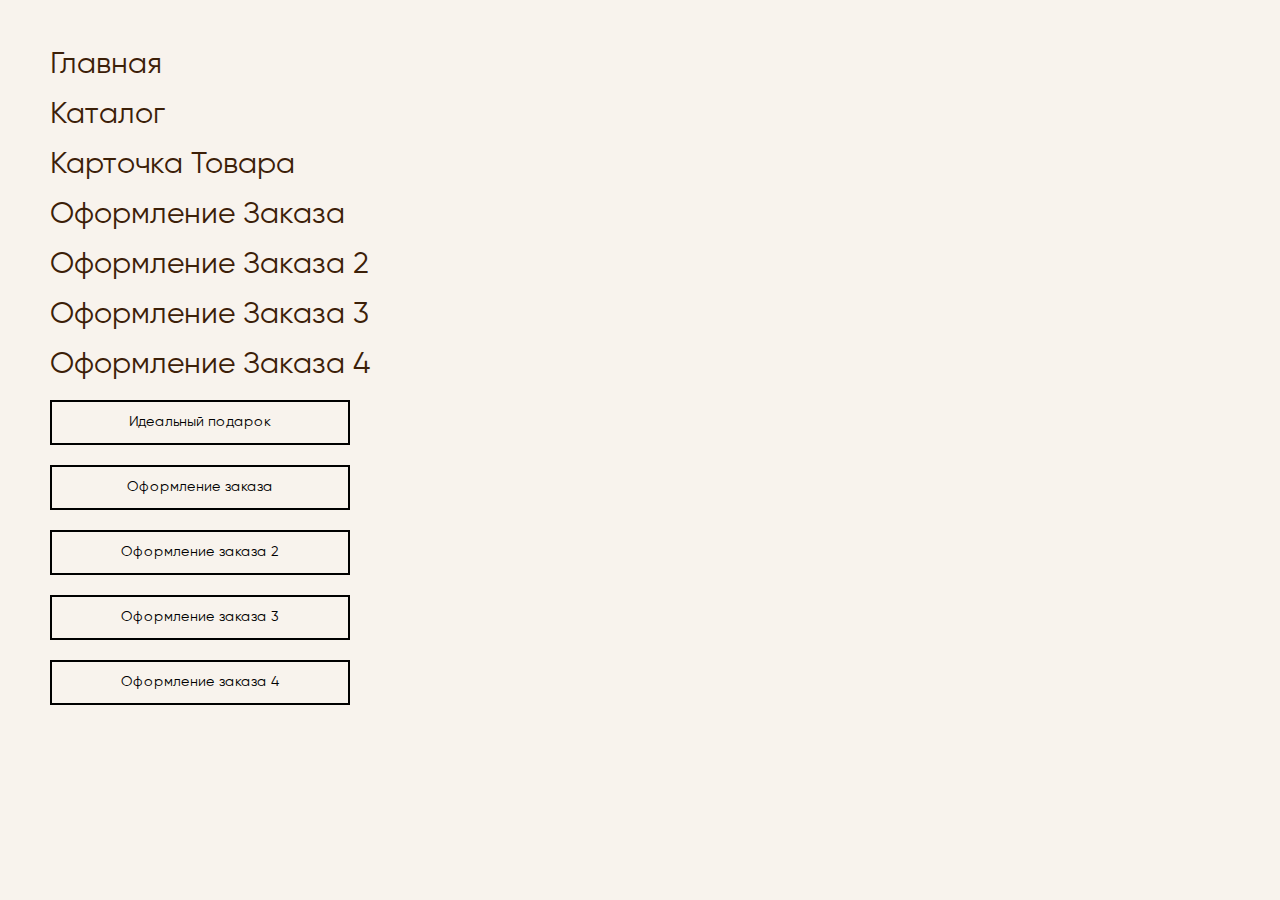
<file: nav.html>
<!DOCTYPE html>
<html lang="ru">

<head>
    <meta charset="UTF-8">
    <meta name="viewport" content="width=device-width, initial-scale=1.0">
    <meta name="description" content="">
    <meta name="keywords" content="">
    <meta name="color-scheme" content="light only">
    <link rel="stylesheet" href="css/fancybox.css">
    <link rel="stylesheet" href="css/swiper-bundle.min.css">
    <link rel="stylesheet" href="css/nice-select.css">
    <link rel="stylesheet" href="css/style.min.css">
    <link rel="icon" href="img/favicon.svg" type="image/svg+xml">
    <title>Главная</title>
</head>



<style>
    .wrapper a {
        font-size: 30px;
        text-transform: capitalize;
    }

    .wrapper button {
        margin-bottom: 25px;
        width: 300px;
        height: 45px;
    }
</style>

<body class="m-page">

    <div class="wrapper" style="padding: 50px;">
        <a href="index.html" style="display: block; margin-bottom: 20px;">
            Главная
        </a>
        <a href="catalog.html" style="display: block; margin-bottom: 20px;">
            Каталог
        </a>
        <a href="catalog-item.html" style="display: block; margin-bottom: 20px;">
            Карточка товара
        </a>
        <a href="order.html" style="display: block; margin-bottom: 20px;">
            Оформление заказа
        </a>
        <a href="order2.html" style="display: block; margin-bottom: 20px;">
            Оформление заказа 2
        </a>
        <a href="order3.html" style="display: block; margin-bottom: 20px;">
            Оформление заказа 3
        </a>
        <a href="order4.html" style="display: block; margin-bottom: 20px;">
            Оформление заказа 4
        </a>




        <button data-modal="giftModal" style="border: 2px solid #000;margin-bottom: 20px;">
            Идеальный подарок
        </button>
        <button data-modal="orderModal" style="border: 2px solid #000;margin-bottom: 20px;">
            Оформление заказа
        </button>
        <button data-modal="orderModal2" style="border: 2px solid #000;margin-bottom: 20px;">
            Оформление заказа 2
        </button>
        <button data-modal="orderModal3" style="border: 2px solid #000;margin-bottom: 20px;">
            Оформление заказа 3
        </button>
        <button data-modal="orderModal4" style="border: 2px solid #000;margin-bottom: 20px;">
            Оформление заказа 4
        </button>

    </div>







    <!--  -->
    <div class="modal review-modal" id="reviewModal">
        <div class="modal__bg modal-bg _close-modal"></div>
        <div class="modal__dialog">
            <div class="review-modal__text text18 text16-tablet"></div>

            <button class="close-btn _close-modal">
                <img src="img/close.svg" alt="">
            </button>
        </div>
    </div>

    <div class="modal gift-modal" id="giftModal">
        <div class="modal__bg modal-bg _close-modal"></div>
        <div class="modal__dialog">
            <div class="gift-modal__grid">
                <div class="gift-modal__col">
                    <div class="product-sale">
                        <div class="sale__inner">
                            <div class="sale__top">
                                <h2 class="sale__title h1">
                                    акция
                                </h2>
                            </div>
                            <div class="sale__subtitle">
                                <div class="h4 h5-tablet">
                                    При покупке от 2-ух наборов
                                </div>
                            </div>
                            <div class="sale-gift">
                                <div class="sale-gift__row">
                                    <div class="h4 text17-tablet">
                                        набор 8 саше любого аромата
                                    </div>
                                </div>
                                <div class="sale-gift__row2">
                                    <div class="sale-gift__title">
                                        в подарок
                                    </div>
                                </div>
                            </div>
                            <img src="img/sale.webp" alt="" class="sale__img">
                            <div class="sale__nav">
                                <a href="" class="sale__link m-btn m-btn-brown">
                                    <span>Выбрать ароматы</span>
                                </a>
                            </div>
                        </div>

                    </div>
                </div>
                <div class="gift-modal__col2">
                    <div class="h3 h4-mob">
                        Идеальный подарок <br> себе и близким
                    </div>
                    <div class="gift-modal__fields">
                        <div class="fg">
                            <select>
                                <option selected hidden disabled>
                                    Выберите 1 аромат
                                </option>
                                <option>Лаванда</option>
                                <option>Манго</option>
                                <option>Мандарин</option>
                                <option>Пион</option>
                                <option>Табак-ваниль</option>
                                <option>Хлопок</option>
                            </select>
                        </div>

                        <div class="fg">
                            <select>
                                <option selected hidden disabled>
                                    Выберите 2 аромат
                                </option>
                                <option>Лаванда</option>
                                <option>Манго</option>
                                <option>Мандарин</option>
                                <option>Пион</option>
                                <option>Табак-ваниль</option>
                                <option>Хлопок</option>
                            </select>
                        </div>

                        <div class="fg">
                            <select disabled>
                                <option selected hidden disabled>
                                    Выберите подарок
                                </option>
                                <option>Лаванда</option>
                                <option>Манго</option>
                                <option>Мандарин</option>
                                <option>Пион</option>
                                <option>Табак-ваниль</option>
                                <option>Хлопок</option>
                            </select>
                        </div>

                    </div>
                    <div class="gift-modal__nav">
                        <button class="gift-modal__btn m-btn m-btn-pink">
                            <span>В корзину</span>
                        </button>
                        <button class="gift-modal__btn m-btn m-btn-pink-outline">
                            <span>Купить сейчас</span>
                        </button>
                    </div>
                </div>
            </div>

            <button class="close-btn _close-modal">
                <img src="img/close.svg" alt="">
            </button>
        </div>
    </div>

    <div class="modal order-modal" id="orderModal">
        <div class="modal__bg modal-bg _close-modal"></div>
        <div class="modal__dialog">
            <div class="order-modal__inner">
                <div class="order-step">
                    <div class="h4">
                        Ваш заказ
                    </div>
                    <div class="order-step__items">
                        <div class="order-item">
                            <div class="order-item__col">
                                <div class="order-item__img">
                                    <img src="img/product-img.webp" alt="">
                                </div>
                                <div class="order-item__text">
                                    <div class="h5">
                                        Манго
                                    </div>
                                </div>
                                <div class="order-item__count">
                                    <div class='cartcalc'>
                                        <button class='ccalc-minus'>
                                            <svg xmlns="http://www.w3.org/2000/svg" width="16" height="16" viewBox="0 0 16 16" fill="none">
                                                <path d="M4.5 8H12.5" stroke="#3C2008" stroke-width="1.5" stroke-linecap="round" stroke-linejoin="round" />
                                            </svg>
                                        </button>
                                        <input type='text' value='1'>
                                        <button class='ccalc-plus'>
                                            <svg xmlns="http://www.w3.org/2000/svg" width="16" height="16" viewBox="0 0 16 16" fill="none">
                                                <path d="M8.5 4V12" stroke="#3C2008" stroke-width="1.5" stroke-linecap="round" stroke-linejoin="round" />
                                                <path d="M4.5 8H12.5" stroke="#3C2008" stroke-width="1.5" stroke-linecap="round" stroke-linejoin="round" />
                                            </svg>
                                        </button>
                                    </div>

                                </div>
                            </div>
                            <div class="order-item__col2">
                                <div class="order-item__price">
                                    <div class="h5">
                                        60 руб
                                    </div>
                                </div>
                                <button class="order-item__remove">
                                    <img src="img/close2.svg" alt="">
                                </button>
                            </div>
                        </div>

                        <div class="order-item">
                            <div class="order-item__col">
                                <div class="order-item__img">
                                    <img src="img/product-img.webp" alt="">
                                </div>
                                <div class="order-item__text">
                                    <div class="h5">
                                        Манго
                                    </div>
                                </div>
                                <div class="order-item__count">
                                    <div class='cartcalc'>
                                        <button class='ccalc-minus'>
                                            <svg xmlns="http://www.w3.org/2000/svg" width="16" height="16" viewBox="0 0 16 16" fill="none">
                                                <path d="M4.5 8H12.5" stroke="#3C2008" stroke-width="1.5" stroke-linecap="round" stroke-linejoin="round" />
                                            </svg>
                                        </button>
                                        <input type='text' value='1'>
                                        <button class='ccalc-plus'>
                                            <svg xmlns="http://www.w3.org/2000/svg" width="16" height="16" viewBox="0 0 16 16" fill="none">
                                                <path d="M8.5 4V12" stroke="#3C2008" stroke-width="1.5" stroke-linecap="round" stroke-linejoin="round" />
                                                <path d="M4.5 8H12.5" stroke="#3C2008" stroke-width="1.5" stroke-linecap="round" stroke-linejoin="round" />
                                            </svg>
                                        </button>
                                    </div>

                                </div>
                            </div>
                            <div class="order-item__col2">
                                <div class="order-item__price">
                                    <div class="h5">
                                        60 руб
                                    </div>
                                </div>
                                <button class="order-item__remove">
                                    <img src="img/close2.svg" alt="">
                                </button>
                            </div>
                        </div>

                    </div>
                </div>

                <div class="order-sum">
                    <div class="order-sum__price h4 green-text">
                        Итого: 120 руб
                    </div>
                    <div class="order-sum__nav">
                        <button class="order-sum__btn m-btn m-btn-pink-outline">
                            <span>Продолжить покупки</span>
                        </button>
                        <button class="order-sum__btn m-btn m-btn-pink">
                            <span>Оформить заказ</span>
                        </button>
                    </div>
                </div>

            </div>

            <button class="close-btn _close-modal">
                <img src="img/close.svg" alt="">
            </button>
        </div>
    </div>

    <div class="modal order-modal" id="orderModal2">
        <div class="modal__bg modal-bg _close-modal"></div>
        <div class="modal__dialog">
            <div class="order-modal__inner">
                <div class="order-step">
                    <div class="h4">
                        Ваш заказ
                    </div>
                    <div class="order-step__items">
                        <div class="order-item">
                            <div class="order-item__col">
                                <div class="order-item__img">
                                    <img src="img/product-img.webp" alt="">
                                </div>
                                <div class="order-item__text">
                                    <div class="h5">
                                        Манго
                                    </div>
                                </div>
                                <div class="order-item__count">
                                    <div class='cartcalc'>
                                        <button class='ccalc-minus'>
                                            <svg xmlns="http://www.w3.org/2000/svg" width="16" height="16" viewBox="0 0 16 16" fill="none">
                                                <path d="M4.5 8H12.5" stroke="#3C2008" stroke-width="1.5" stroke-linecap="round" stroke-linejoin="round" />
                                            </svg>
                                        </button>
                                        <input type='text' value='1'>
                                        <button class='ccalc-plus'>
                                            <svg xmlns="http://www.w3.org/2000/svg" width="16" height="16" viewBox="0 0 16 16" fill="none">
                                                <path d="M8.5 4V12" stroke="#3C2008" stroke-width="1.5" stroke-linecap="round" stroke-linejoin="round" />
                                                <path d="M4.5 8H12.5" stroke="#3C2008" stroke-width="1.5" stroke-linecap="round" stroke-linejoin="round" />
                                            </svg>
                                        </button>
                                    </div>

                                </div>
                            </div>
                            <div class="order-item__col2">
                                <div class="order-item__price">
                                    <div class="h5">
                                        60 руб
                                    </div>
                                </div>
                                <button class="order-item__remove">
                                    <img src="img/close2.svg" alt="">
                                </button>
                            </div>
                        </div>

                        <div class="order-item">
                            <div class="order-item__col">
                                <div class="order-item__img">
                                    <img src="img/product-img.webp" alt="">
                                </div>
                                <div class="order-item__text">
                                    <div class="h5">
                                        Манго
                                    </div>
                                </div>
                                <div class="order-item__count">
                                    <div class='cartcalc'>
                                        <button class='ccalc-minus'>
                                            <svg xmlns="http://www.w3.org/2000/svg" width="16" height="16" viewBox="0 0 16 16" fill="none">
                                                <path d="M4.5 8H12.5" stroke="#3C2008" stroke-width="1.5" stroke-linecap="round" stroke-linejoin="round" />
                                            </svg>
                                        </button>
                                        <input type='text' value='1'>
                                        <button class='ccalc-plus'>
                                            <svg xmlns="http://www.w3.org/2000/svg" width="16" height="16" viewBox="0 0 16 16" fill="none">
                                                <path d="M8.5 4V12" stroke="#3C2008" stroke-width="1.5" stroke-linecap="round" stroke-linejoin="round" />
                                                <path d="M4.5 8H12.5" stroke="#3C2008" stroke-width="1.5" stroke-linecap="round" stroke-linejoin="round" />
                                            </svg>
                                        </button>
                                    </div>

                                </div>
                            </div>
                            <div class="order-item__col2">
                                <div class="order-item__price">
                                    <div class="h5">
                                        60 руб
                                    </div>
                                </div>
                                <button class="order-item__remove">
                                    <img src="img/close2.svg" alt="">
                                </button>
                            </div>
                        </div>

                    </div>
                    <div class="order-suggest">
                        <div class="h5 pink-text">
                            Вы добавили 2 набора.
                            <br>
            Выберите аромат бесплатного набора
                        </div>
                        <div class="fg">
                            <select>
                                <option selected hidden disabled>
                                    Выберите подарок
                                </option>
                                <option>Лаванда</option>
                                <option>Манго</option>
                                <option>Мандарин</option>
                                <option>Пион</option>
                                <option>Табак-ваниль</option>
                                <option>Хлопок</option>
                            </select>
                        </div>

                    </div>
                </div>

                <div class="order-sum">
                    <div class="order-sum__price h4 green-text">
                        Итого: 120 руб
                    </div>
                    <div class="order-sum__nav">
                        <button class="order-sum__btn m-btn m-btn-pink-outline">
                            <span>Продолжить покупки</span>
                        </button>
                        <button class="order-sum__btn m-btn m-btn-pink">
                            <span>Оформить заказ</span>
                        </button>
                    </div>
                </div>

            </div>

            <button class="close-btn _close-modal">
                <img src="img/close.svg" alt="">
            </button>
        </div>
    </div>

    <div class="modal order-modal" id="orderModal3">
        <div class="modal__bg modal-bg _close-modal"></div>
        <div class="modal__dialog">
            <div class="order-modal__inner">
                <div class="order-step">
                    <div class="h4">
                        Ваш заказ
                    </div>
                    <div class="order-step__items">
                        <div class="order-item">
                            <div class="order-item__col">
                                <div class="order-item__img">
                                    <img src="img/product-img.webp" alt="">
                                </div>
                                <div class="order-item__text">
                                    <div class="h5">
                                        Манго
                                    </div>
                                </div>
                                <div class="order-item__count">
                                    <div class='cartcalc'>
                                        <button class='ccalc-minus'>
                                            <svg xmlns="http://www.w3.org/2000/svg" width="16" height="16" viewBox="0 0 16 16" fill="none">
                                                <path d="M4.5 8H12.5" stroke="#3C2008" stroke-width="1.5" stroke-linecap="round" stroke-linejoin="round" />
                                            </svg>
                                        </button>
                                        <input type='text' value='1'>
                                        <button class='ccalc-plus'>
                                            <svg xmlns="http://www.w3.org/2000/svg" width="16" height="16" viewBox="0 0 16 16" fill="none">
                                                <path d="M8.5 4V12" stroke="#3C2008" stroke-width="1.5" stroke-linecap="round" stroke-linejoin="round" />
                                                <path d="M4.5 8H12.5" stroke="#3C2008" stroke-width="1.5" stroke-linecap="round" stroke-linejoin="round" />
                                            </svg>
                                        </button>
                                    </div>

                                </div>
                            </div>
                            <div class="order-item__col2">
                                <div class="order-item__price">
                                    <div class="h5">
                                        60 руб
                                    </div>
                                </div>
                                <button class="order-item__remove">
                                    <img src="img/close2.svg" alt="">
                                </button>
                            </div>
                        </div>

                    </div>
                    <div class="order-suggest">
                        <div class="h5 pink-text">
                            Закажи еще 1 набор и получи <br>набор аромасаше из 8 шт в подарок
                        </div>
                        <div class="order-products">
                            <div class="products-slider slider2">
                                <div class="slider__wrap">
                                    <div class="swiper-container">
                                        <div class="swiper-wrapper">
                                            <div class="swiper-slide">
                                                <div class="product-card2">
                                                    <div class="product-card2__top">
                                                        <div class="product-card2__img">
                                                            <img src="img/product-img4-mini.webp" alt="">
                                                        </div>
                                                        <button class="_js-cart-btn product-card2__btn"></button>
                                                    </div>
                                                    <a href="" class="text14">
                                                        Табак-ваниль
                                                    </a>
                                                </div>

                                            </div>
                                            <div class="swiper-slide">
                                                <div class="product-card2">
                                                    <div class="product-card2__top">
                                                        <div class="product-card2__img">
                                                            <img src="img/product-img2-mini.webp" alt="">
                                                        </div>
                                                        <button class="_js-cart-btn product-card2__btn"></button>
                                                    </div>
                                                    <a href="" class="text14">
                                                        Пион
                                                    </a>
                                                </div>

                                            </div>
                                            <div class="swiper-slide">
                                                <div class="product-card2">
                                                    <div class="product-card2__top">
                                                        <div class="product-card2__img">
                                                            <img src="img/product-img3-mini.webp" alt="">
                                                        </div>
                                                        <button class="_js-cart-btn product-card2__btn"></button>
                                                    </div>
                                                    <a href="" class="text14">
                                                        Хлопок
                                                    </a>
                                                </div>

                                            </div>
                                            <div class="swiper-slide">
                                                <div class="product-card2">
                                                    <div class="product-card2__top">
                                                        <div class="product-card2__img">
                                                            <img src="img/product-img5-mini.webp" alt="">
                                                        </div>
                                                        <button class="_js-cart-btn product-card2__btn"></button>
                                                    </div>
                                                    <a href="" class="text14">
                                                        Мандарин
                                                    </a>
                                                </div>

                                            </div>
                                            <div class="swiper-slide">
                                                <div class="product-card2">
                                                    <div class="product-card2__top">
                                                        <div class="product-card2__img">
                                                            <img src="img/product-img6-mini.webp" alt="">
                                                        </div>
                                                        <button class="_js-cart-btn product-card2__btn"></button>
                                                    </div>
                                                    <a href="" class="text14">
                                                        Лаванда
                                                    </a>
                                                </div>

                                            </div>
                                            <div class="swiper-slide">
                                                <div class="product-card2">
                                                    <div class="product-card2__top">
                                                        <div class="product-card2__img">
                                                            <img src="img/product-img-mini.webp" alt="">
                                                        </div>
                                                        <button class="_js-cart-btn product-card2__btn"></button>
                                                    </div>
                                                    <a href="" class="text14">
                                                        Манго
                                                    </a>
                                                </div>

                                            </div>
                                        </div>
                                    </div>
                                </div>
                            </div>
                        </div>

                        <div class="fg">
                            <select disabled>
                                <option selected hidden disabled>
                                    Выберите подарок
                                </option>
                                <option>Лаванда</option>
                                <option>Манго</option>
                                <option>Мандарин</option>
                                <option>Пион</option>
                                <option>Табак-ваниль</option>
                                <option>Хлопок</option>
                            </select>
                        </div>

                    </div>
                </div>

                <div class="order-sum">
                    <div class="order-sum__price h4 green-text">
                        Итого: 120 руб
                    </div>
                    <div class="order-sum__nav">
                        <button class="order-sum__btn m-btn m-btn-pink-outline">
                            <span>Продолжить покупки</span>
                        </button>
                        <button class="order-sum__btn m-btn m-btn-pink">
                            <span>Оформить заказ</span>
                        </button>
                    </div>
                </div>

            </div>

            <button class="close-btn _close-modal">
                <img src="img/close.svg" alt="">
            </button>
        </div>
    </div>

    <div class="modal order-modal" id="orderModal4">
        <div class="modal__bg modal-bg _close-modal"></div>
        <div class="modal__dialog">
            <div class="order-modal__inner">
                <div class="order-step">
                    <div class="h4">
                        Ваш заказ
                    </div>
                    <div class="order-step__items">
                        <div class="order-item">
                            <div class="order-item__col">
                                <div class="order-item__img">
                                    <img src="img/product-img.webp" alt="">
                                </div>
                                <div class="order-item__text">
                                    <div class="h5">
                                        Манго
                                    </div>
                                </div>
                                <div class="order-item__count">
                                    <div class='cartcalc'>
                                        <button class='ccalc-minus'>
                                            <svg xmlns="http://www.w3.org/2000/svg" width="16" height="16" viewBox="0 0 16 16" fill="none">
                                                <path d="M4.5 8H12.5" stroke="#3C2008" stroke-width="1.5" stroke-linecap="round" stroke-linejoin="round" />
                                            </svg>
                                        </button>
                                        <input type='text' value='1'>
                                        <button class='ccalc-plus'>
                                            <svg xmlns="http://www.w3.org/2000/svg" width="16" height="16" viewBox="0 0 16 16" fill="none">
                                                <path d="M8.5 4V12" stroke="#3C2008" stroke-width="1.5" stroke-linecap="round" stroke-linejoin="round" />
                                                <path d="M4.5 8H12.5" stroke="#3C2008" stroke-width="1.5" stroke-linecap="round" stroke-linejoin="round" />
                                            </svg>
                                        </button>
                                    </div>

                                </div>
                            </div>
                            <div class="order-item__col2">
                                <div class="order-item__price">
                                    <div class="h5">
                                        60 руб
                                    </div>
                                </div>
                                <button class="order-item__remove">
                                    <img src="img/close2.svg" alt="">
                                </button>
                            </div>
                        </div>

                        <div class="order-item">
                            <div class="order-item__col">
                                <div class="order-item__img">
                                    <img src="img/product-img.webp" alt="">
                                </div>
                                <div class="order-item__text">
                                    <div class="h5">
                                        Манго
                                    </div>
                                </div>
                                <div class="order-item__count">
                                    <div class='cartcalc'>
                                        <button class='ccalc-minus'>
                                            <svg xmlns="http://www.w3.org/2000/svg" width="16" height="16" viewBox="0 0 16 16" fill="none">
                                                <path d="M4.5 8H12.5" stroke="#3C2008" stroke-width="1.5" stroke-linecap="round" stroke-linejoin="round" />
                                            </svg>
                                        </button>
                                        <input type='text' value='1'>
                                        <button class='ccalc-plus'>
                                            <svg xmlns="http://www.w3.org/2000/svg" width="16" height="16" viewBox="0 0 16 16" fill="none">
                                                <path d="M8.5 4V12" stroke="#3C2008" stroke-width="1.5" stroke-linecap="round" stroke-linejoin="round" />
                                                <path d="M4.5 8H12.5" stroke="#3C2008" stroke-width="1.5" stroke-linecap="round" stroke-linejoin="round" />
                                            </svg>
                                        </button>
                                    </div>

                                </div>
                            </div>
                            <div class="order-item__col2">
                                <div class="order-item__price">
                                    <div class="h5">
                                        60 руб
                                    </div>
                                </div>
                                <button class="order-item__remove">
                                    <img src="img/close2.svg" alt="">
                                </button>
                            </div>
                        </div>

                    </div>
                    <div class="order-suggest">
                        <div class="order-products">
                            <div class="products-slider slider2">
                                <div class="slider__wrap">
                                    <div class="swiper-container">
                                        <div class="swiper-wrapper">
                                            <div class="swiper-slide">
                                                <div class="product-card2">
                                                    <div class="product-card2__top">
                                                        <div class="product-card2__img">
                                                            <img src="img/product-img4-mini.webp" alt="">
                                                        </div>
                                                        <button class="_js-cart-btn product-card2__btn"></button>
                                                    </div>
                                                    <a href="" class="text14">
                                                        Табак-ваниль
                                                    </a>
                                                </div>

                                            </div>
                                            <div class="swiper-slide">
                                                <div class="product-card2">
                                                    <div class="product-card2__top">
                                                        <div class="product-card2__img">
                                                            <img src="img/product-img2-mini.webp" alt="">
                                                        </div>
                                                        <button class="_js-cart-btn product-card2__btn"></button>
                                                    </div>
                                                    <a href="" class="text14">
                                                        Пион
                                                    </a>
                                                </div>

                                            </div>
                                            <div class="swiper-slide">
                                                <div class="product-card2">
                                                    <div class="product-card2__top">
                                                        <div class="product-card2__img">
                                                            <img src="img/product-img3-mini.webp" alt="">
                                                        </div>
                                                        <button class="_js-cart-btn product-card2__btn"></button>
                                                    </div>
                                                    <a href="" class="text14">
                                                        Хлопок
                                                    </a>
                                                </div>

                                            </div>
                                            <div class="swiper-slide">
                                                <div class="product-card2">
                                                    <div class="product-card2__top">
                                                        <div class="product-card2__img">
                                                            <img src="img/product-img5-mini.webp" alt="">
                                                        </div>
                                                        <button class="_js-cart-btn product-card2__btn"></button>
                                                    </div>
                                                    <a href="" class="text14">
                                                        Мандарин
                                                    </a>
                                                </div>

                                            </div>
                                            <div class="swiper-slide">
                                                <div class="product-card2">
                                                    <div class="product-card2__top">
                                                        <div class="product-card2__img">
                                                            <img src="img/product-img6-mini.webp" alt="">
                                                        </div>
                                                        <button class="_js-cart-btn product-card2__btn"></button>
                                                    </div>
                                                    <a href="" class="text14">
                                                        Лаванда
                                                    </a>
                                                </div>

                                            </div>
                                            <div class="swiper-slide">
                                                <div class="product-card2">
                                                    <div class="product-card2__top">
                                                        <div class="product-card2__img">
                                                            <img src="img/product-img-mini.webp" alt="">
                                                        </div>
                                                        <button class="_js-cart-btn product-card2__btn"></button>
                                                    </div>
                                                    <a href="" class="text14">
                                                        Манго
                                                    </a>
                                                </div>

                                            </div>
                                        </div>
                                    </div>
                                </div>
                            </div>
                        </div>

                        <div class="fg">
                            <select>
                                <option selected hidden disabled>
                                    Выберите подарок
                                </option>
                                <option>Лаванда</option>
                                <option>Манго</option>
                                <option>Мандарин</option>
                                <option>Пион</option>
                                <option>Табак-ваниль</option>
                                <option>Хлопок</option>
                            </select>
                        </div>

                    </div>
                </div>

                <div class="order-sum">
                    <div class="order-sum__price h4 green-text">
                        Итого: 120 руб
                    </div>
                    <div class="order-sum__nav">
                        <button class="order-sum__btn m-btn m-btn-pink-outline">
                            <span>Продолжить покупки</span>
                        </button>
                        <button class="order-sum__btn m-btn m-btn-pink">
                            <span>Оформить заказ</span>
                        </button>
                    </div>
                </div>

            </div>

            <button class="close-btn _close-modal">
                <img src="img/close.svg" alt="">
            </button>
        </div>
    </div>


    <script src="js/jquery.min.js"></script>
    <script src="js/jquery.maskedinput.min.js"></script>
    <script src="js/fancybox.umd.js"></script>
    <script src="js/swiper-bundle.min.js"></script>
    <script src="js/jquery.nice-select.min.js"></script>
    <script src="js/main.min.js"></script>

</body>

</html>
</file>
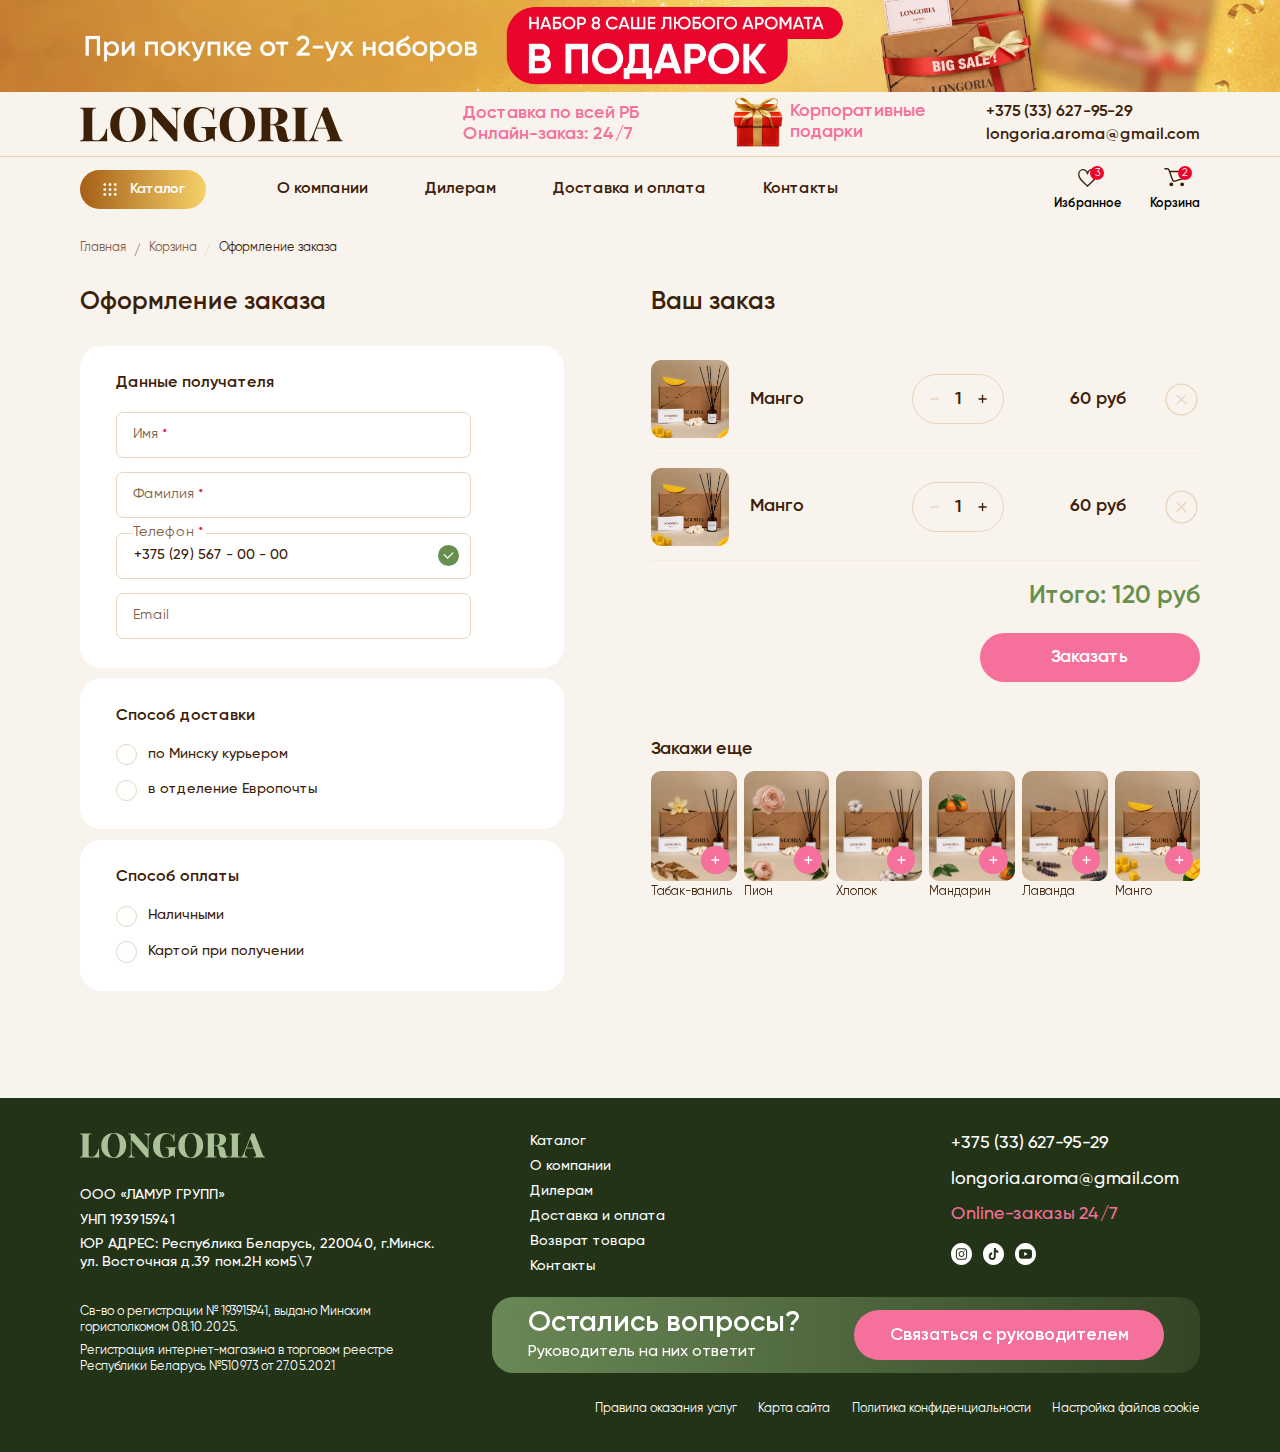
<file: order.html>
<!DOCTYPE html>
<html lang="ru">

<head>
    <meta charset="UTF-8">
    <meta name="viewport" content="width=device-width, initial-scale=1.0">
    <meta name="description" content="">
    <meta name="keywords" content="">
    <meta name="color-scheme" content="light only">
    <link rel="stylesheet" href="css/fancybox.css">
    <link rel="stylesheet" href="css/swiper-bundle.min.css">
    <link rel="stylesheet" href="css/nice-select.css">
    <link rel="stylesheet" href="css/style.min.css">
    <link rel="icon" href="img/favicon.svg" type="image/svg+xml">
    <title>Оформление заказа</title>
</head>


<body class="m-page">
    <div class="wrapper">
        <header class="header">
            <div class="header-banner">
                <img src="img/main-banner.webp" alt="" class="_view1">
                <img src="img/main-banner2.webp" alt="" class="_view2">
            </div>

            <div class="header-top">
                <div class="container">
                    <div class="header-top__inner _flex-between">
                        <a href="" class="header__logo">
                            <img src="img/logo2.svg" alt="">
                        </a>

                        <div class="header-contacts">
                            <div class="header-contacts__show">
                                <img src="img/arrow-bottom.svg" alt="">
                            </div>
                            <div class="header-contacts__hidden">
                                <div class="header-contacts__info pink-text">
                                    <div class="h5">Доставка по всей РБ</div>
                                    <div class="h5">Онлайн-заказ: 24/7</div>
                                </div>
                                <div class="header-contacts__links">
                                    <a href="tel:+375 (33) 627-95-29" class="header-contacts__link text18 semi-bold-text h4-mob">
                                        +375 (33) 627-95-29
                                    </a>
                                    <a href="mailto:longoria.aroma@gmail.com" class="header-contacts__link text18 semi-bold-text h4-mob">
                                        longoria.aroma@gmail.com
                                    </a>
                                </div>
                                <div class="socials">
                                    <a href="" class="socials__item">
                                        <img src="img/ig2.svg" alt="">
                                    </a>
                                    <a href="" class="socials__item">
                                        <img src="img/tt2.svg" alt="">
                                    </a>
                                    <a href="" class="socials__item">
                                        <img src="img/youtube2.svg" alt="">
                                    </a>
                                </div>

                            </div>
                        </div>
                        <button class="burger _toggle-menu">
                            <img src="img/burger.svg" alt="">
                        </button>
                    </div>
                </div>
            </div>
            <div class="header-bottom">
                <div class="container">
                    <div class="header-bottom__inner _flex">
                        <div class="header-catalog">
                            <div class="header-catalog__show">
                                <img src="img/icon-catalog.svg" alt="">
                                <span>Каталог </span>
                            </div>
                            <div class="header-catalog__hidden">
                                <div class="header-catalog__links">
                                    <a href="" class="header-catalog__link">
                                        <span class="text18 text16-tablet">Подарочные наборы</span>
                                    </a>
                                    <a href="" class="header-catalog__link">
                                        <span class="text18 text16-tablet">Аромадиффузоры</span>
                                    </a>
                                    <a href="" class="header-catalog__link">
                                        <span class="text18 text16-tablet">Саше</span>
                                    </a>
                                </div>
                            </div>
                        </div>

                        <div class="menu">
                            <button class="menu__close _toggle-menu">
                                <img src="img/close.svg" alt="">
                            </button>
                            <nav class="nav">
                                <ul>
                                    <li><a href="">О компании</a></li>
                                    <li><a href="">Дилерам</a></li>
                                    <li><a href="">Доставка и оплата</a></li>
                                    <li><a href="">Контакты</a></li>
                                </ul>
                            </nav>
                            <div class="header-gift">
                                <img src="img/gift.webp" alt="">
                                <span class="h5 text16-tablet pink-text">
                        Корпоративные <br> подарки
                    </span>
                            </div>
                        </div>

                        <div class="header-action">
                            <button class="header-action__btn">
                                <img src="img/favourite3.svg" alt="">
                                <span class="header-action__btn-title">
                        Избранное
                    </span>
                                <span class="pin">3</span>
                            </button>
                            <button class="header-action__btn">
                                <img src="img/cart2.svg" alt="">
                                <span class="header-action__btn-title">
                        Корзина
                    </span>
                                <span class="pin">2</span>
                            </button>
                        </div>
                    </div>
                </div>
            </div>

        </header>
        <main class="content">

            <div class="order m-section _first">
                <div class="container">
                    <div class="breadcrumbs">
                        <ul>
                            <li><a href="">Главная</a></li>
                            <li><a href="">Корзина</a></li>
                            <li><span>Оформление заказа</span></li>
                        </ul>
                    </div>
                    <div class="order__inner">
                        <div class="order__col">
                            <div class="h4">
                                Оформление заказа
                            </div>
                            <div class="order__groups">
                                <div class="order-group">
                                    <div class="text18 semi-bold-text">
                                        Данные получателя
                                    </div>
                                    <div class="order-group__fields">
                                        <div class="fg fg-dynamic">
                                            <input type="text">
                                            <label>Имя <span class="red-text">*</span></label>
                                        </div>
                                        <div class="fg fg-dynamic">
                                            <input type="text">
                                            <label>Фамилия <span class="red-text">*</span></label>
                                        </div>
                                        <div class="fg fg-dynamic _success">
                                            <input type="tel" value="+375 (29) 567 - 00 - 00">
                                            <label>Телефон <span class="red-text">*</span></label>
                                        </div>
                                        <div class="fg fg-dynamic">
                                            <input type="text">
                                            <label>Email</label>
                                        </div>
                                    </div>
                                </div>
                                <div class="order-group">
                                    <div class="text18 semi-bold-text">
                                        Способ доставки
                                    </div>
                                    <div class="order-group__radios">
                                        <div class="delivery-item">
                                            <input type="radio" name="deliveryWay">
                                            <div class="m-radio">
                                                <label>по Минску курьером</label>
                                            </div>
                                            <div class="delivery-item__bottom">
                                                <div class="delivery-item__grid">
                                                    <div class="fg fg-dynamic _full">
                                                        <input type="text">
                                                        <label>Улица, дом <span class="red-text">*</span></label>
                                                    </div>
                                                    <div class="fg fg-dynamic">
                                                        <input type="text">
                                                        <label>Квартира<span class="red-text">*</span></label>
                                                    </div>
                                                    <div class="fg fg-dynamic">
                                                        <input type="text">
                                                        <label>Подъезд</label>
                                                    </div>
                                                    <div class="fg fg-dynamic">
                                                        <input type="text">
                                                        <label>Этаж</label>
                                                    </div>
                                                </div>
                                            </div>
                                        </div>
                                        <div class="delivery-item">
                                            <input type="radio" name="deliveryWay">
                                            <div class="m-radio">
                                                <label>в отделение Европочты</label>
                                            </div>
                                            <div class="delivery-item__bottom">
                                                <div class="fg fg-dynamic">
                                                    <input type="text">
                                                    <label>Номер отделения Европочты</label>
                                                </div>
                                            </div>
                                        </div>
                                    </div>
                                </div>
                                <div class="order-group">
                                    <div class="text18 semi-bold-text">
                                        Способ оплаты
                                    </div>
                                    <div class="order-group__radios">
                                        <div class="m-radio">
                                            <input type="radio" name="payWay">
                                            <label>Наличными</label>
                                        </div>
                                        <div class="m-radio">
                                            <input type="radio" name="payWay">
                                            <label>Картой при получении</label>
                                        </div>
                                    </div>
                                </div>
                            </div>

                        </div>
                        <div class="order__col2">
                            <div class="order-step">
                                <div class="h4">
                                    Ваш заказ
                                </div>
                                <div class="order-step__items">
                                    <div class="order-item">
                                        <div class="order-item__col">
                                            <div class="order-item__img">
                                                <img src="img/product-img.webp" alt="">
                                            </div>
                                            <div class="order-item__text">
                                                <div class="h5">
                                                    Манго
                                                </div>
                                            </div>
                                            <div class="order-item__count">
                                                <div class='cartcalc'>
                                                    <button class='ccalc-minus'>
                                                        <svg xmlns="http://www.w3.org/2000/svg" width="16" height="16" viewBox="0 0 16 16" fill="none">
                                                            <path d="M4.5 8H12.5" stroke="#3C2008" stroke-width="1.5" stroke-linecap="round" stroke-linejoin="round" />
                                                        </svg>
                                                    </button>
                                                    <input type='text' value='1'>
                                                    <button class='ccalc-plus'>
                                                        <svg xmlns="http://www.w3.org/2000/svg" width="16" height="16" viewBox="0 0 16 16" fill="none">
                                                            <path d="M8.5 4V12" stroke="#3C2008" stroke-width="1.5" stroke-linecap="round" stroke-linejoin="round" />
                                                            <path d="M4.5 8H12.5" stroke="#3C2008" stroke-width="1.5" stroke-linecap="round" stroke-linejoin="round" />
                                                        </svg>
                                                    </button>
                                                </div>

                                            </div>
                                        </div>
                                        <div class="order-item__col2">
                                            <div class="order-item__price">
                                                <div class="h5">
                                                    60 руб
                                                </div>
                                            </div>
                                            <button class="order-item__remove">
                                                <img src="img/close2.svg" alt="">
                                            </button>
                                        </div>
                                    </div>

                                    <div class="order-item">
                                        <div class="order-item__col">
                                            <div class="order-item__img">
                                                <img src="img/product-img.webp" alt="">
                                            </div>
                                            <div class="order-item__text">
                                                <div class="h5">
                                                    Манго
                                                </div>
                                            </div>
                                            <div class="order-item__count">
                                                <div class='cartcalc'>
                                                    <button class='ccalc-minus'>
                                                        <svg xmlns="http://www.w3.org/2000/svg" width="16" height="16" viewBox="0 0 16 16" fill="none">
                                                            <path d="M4.5 8H12.5" stroke="#3C2008" stroke-width="1.5" stroke-linecap="round" stroke-linejoin="round" />
                                                        </svg>
                                                    </button>
                                                    <input type='text' value='1'>
                                                    <button class='ccalc-plus'>
                                                        <svg xmlns="http://www.w3.org/2000/svg" width="16" height="16" viewBox="0 0 16 16" fill="none">
                                                            <path d="M8.5 4V12" stroke="#3C2008" stroke-width="1.5" stroke-linecap="round" stroke-linejoin="round" />
                                                            <path d="M4.5 8H12.5" stroke="#3C2008" stroke-width="1.5" stroke-linecap="round" stroke-linejoin="round" />
                                                        </svg>
                                                    </button>
                                                </div>

                                            </div>
                                        </div>
                                        <div class="order-item__col2">
                                            <div class="order-item__price">
                                                <div class="h5">
                                                    60 руб
                                                </div>
                                            </div>
                                            <button class="order-item__remove">
                                                <img src="img/close2.svg" alt="">
                                            </button>
                                        </div>
                                    </div>

                                </div>
                            </div>

                            <div class="order-sum">
                                <div class="order-sum__price h4 green-text">
                                    Итого: 120 руб
                                </div>
                                <div class="order-sum__nav">
                                    <button class="order-sum__btn m-btn m-btn-pink">
                                        <span>Заказать</span>
                                    </button>
                                </div>
                            </div>


                            <div class="order-more">
                                <div class="h5">
                                    Закажи еще
                                </div>
                                <div class="order-products">
                                    <div class="products-slider slider2">
                                        <div class="slider__wrap">
                                            <div class="swiper-container">
                                                <div class="swiper-wrapper">
                                                    <div class="swiper-slide">
                                                        <div class="product-card2">
                                                            <div class="product-card2__top">
                                                                <div class="product-card2__img">
                                                                    <img src="img/product-img4-mini.webp" alt="">
                                                                </div>
                                                                <button class="_js-cart-btn product-card2__btn"></button>
                                                            </div>
                                                            <a href="" class="text14">
                                                                Табак-ваниль
                                                            </a>
                                                        </div>

                                                    </div>
                                                    <div class="swiper-slide">
                                                        <div class="product-card2">
                                                            <div class="product-card2__top">
                                                                <div class="product-card2__img">
                                                                    <img src="img/product-img2-mini.webp" alt="">
                                                                </div>
                                                                <button class="_js-cart-btn product-card2__btn"></button>
                                                            </div>
                                                            <a href="" class="text14">
                                                                Пион
                                                            </a>
                                                        </div>

                                                    </div>
                                                    <div class="swiper-slide">
                                                        <div class="product-card2">
                                                            <div class="product-card2__top">
                                                                <div class="product-card2__img">
                                                                    <img src="img/product-img3-mini.webp" alt="">
                                                                </div>
                                                                <button class="_js-cart-btn product-card2__btn"></button>
                                                            </div>
                                                            <a href="" class="text14">
                                                                Хлопок
                                                            </a>
                                                        </div>

                                                    </div>
                                                    <div class="swiper-slide">
                                                        <div class="product-card2">
                                                            <div class="product-card2__top">
                                                                <div class="product-card2__img">
                                                                    <img src="img/product-img5-mini.webp" alt="">
                                                                </div>
                                                                <button class="_js-cart-btn product-card2__btn"></button>
                                                            </div>
                                                            <a href="" class="text14">
                                                                Мандарин
                                                            </a>
                                                        </div>

                                                    </div>
                                                    <div class="swiper-slide">
                                                        <div class="product-card2">
                                                            <div class="product-card2__top">
                                                                <div class="product-card2__img">
                                                                    <img src="img/product-img6-mini.webp" alt="">
                                                                </div>
                                                                <button class="_js-cart-btn product-card2__btn"></button>
                                                            </div>
                                                            <a href="" class="text14">
                                                                Лаванда
                                                            </a>
                                                        </div>

                                                    </div>
                                                    <div class="swiper-slide">
                                                        <div class="product-card2">
                                                            <div class="product-card2__top">
                                                                <div class="product-card2__img">
                                                                    <img src="img/product-img-mini.webp" alt="">
                                                                </div>
                                                                <button class="_js-cart-btn product-card2__btn"></button>
                                                            </div>
                                                            <a href="" class="text14">
                                                                Манго
                                                            </a>
                                                        </div>

                                                    </div>
                                                </div>
                                            </div>
                                        </div>
                                    </div>
                                </div>

                            </div>
                        </div>
                    </div>
                </div>
            </div>

        </main>
        <footer class="footer">
            <div class="container">
                <div class="footer__top">
                    <div class="footer__top-col">
                        <a href="" class="footer__logo">
                            <img src="img/logo.svg" alt="">
                        </a>
                        <div class="footer-info medium-text">
                            <div class="text16 text14-tablet">
                                ООО «ЛАМУР ГРУПП»
                            </div>
                            <div class="text16 text14-tablet">
                                УНП 193915941
                            </div>
                            <div class="text16 text14-tablet">
                                ЮР АДРЕС: Республика Беларусь, 220040, г.Минск. <span class="_no-wrap">ул. Восточная д.39</span> пом.2Н ком5\7
                            </div>
                        </div>
                        <div class="footer-info2">
                            <div class="text14">
                                Св-во о регистрации № 193915941, выдано Минским горисполкомом 08.10.2025.
                            </div>
                            <div class="text14">
                                Регистрация интернет-магазина в торговом реестре Республики Беларусь №510973 от 27.05.2021
                            </div>
                        </div>
                    </div>
                    <div class="footer__top-col2">
                        <div class="footer-wrap">
                            <div class="footer-nav">
                                <ul>
                                    <li><a href="">Каталог</a></li>
                                    <li><a href="">О компании</a></li>
                                    <li><a href="">Дилерам</a></li>
                                    <li><a href="">Доставка и оплата</a></li>
                                    <li><a href="">Возврат товара</a></li>
                                    <li><a href="">Контакты</a></li>
                                </ul>
                            </div>
                            <div class="footer-contacts">
                                <div class="footer-contacts__items medium-text">
                                    <div class="text20 text18-tablet">
                                        <a href="tel:+375336279529">
                                            +375 (33) 627-95-29
                                        </a>
                                    </div>
                                    <div class="text20 text18-tablet">
                                        <a href="mailto:longoria.aroma@gmail.com">
                                            longoria.aroma@gmail.com
                                        </a>
                                    </div>
                                    <div class="text20 text18-tablet pink-text">
                                        Online-заказы 24/7
                                    </div>
                                </div>
                                <div class="socials">
                                    <a href="" class="socials__item">
                                        <img src="img/ig.svg" alt="">
                                    </a>
                                    <a href="" class="socials__item">
                                        <img src="img/tt.svg" alt="">
                                    </a>
                                    <a href="" class="socials__item">
                                        <img src="img/youtube.svg" alt="">
                                    </a>
                                </div>

                            </div>
                        </div>
                        <div class="footer-consult">
                            <div class="footer-consult__content">
                                <div class="h3 h4-mob">
                                    Остались вопросы?
                                </div>
                                <div class="text18 text16-tablet medium-text">
                                    Руководитель на них ответит
                                </div>
                            </div>
                            <button class="footer-consult__btn m-btn m-btn-pink">
                                <span>Связаться с руководителем</span>
                            </button>
                        </div>
                    </div>
                </div>
                <div class="footer__bottom">
                    <a href="" class="footer__link text14 text12-tablet">Правила оказания услуг</a>
                    <a href="" class="footer__link text14 text12-tablet">Карта сайта</a>
                    <a href="" class="footer__link text14 text12-tablet">Политика конфиденциальности</a>
                    <a href="" class="footer__link text14 text12-tablet">Настройка файлов cookie</a>
                </div>
            </div>

        </footer>
    </div>

    <div class="modal review-modal" id="reviewModal">
        <div class="modal__bg modal-bg _close-modal"></div>
        <div class="modal__dialog">
            <div class="review-modal__text text18 text16-tablet"></div>

            <button class="close-btn _close-modal">
                <img src="img/close.svg" alt="">
            </button>
        </div>
    </div>

    <div class="modal gift-modal" id="giftModal">
        <div class="modal__bg modal-bg _close-modal"></div>
        <div class="modal__dialog">
            <div class="gift-modal__grid">
                <div class="gift-modal__col">
                    <div class="product-sale">
                        <div class="sale__inner">
                            <div class="sale__top">
                                <h2 class="sale__title h1">
                                    акция
                                </h2>
                            </div>
                            <div class="sale__subtitle">
                                <div class="h4 h5-tablet">
                                    При покупке от 2-ух наборов
                                </div>
                            </div>
                            <div class="sale-gift">
                                <div class="sale-gift__row">
                                    <div class="h4 text17-tablet">
                                        набор 8 саше любого аромата
                                    </div>
                                </div>
                                <div class="sale-gift__row2">
                                    <div class="sale-gift__title">
                                        в подарок
                                    </div>
                                </div>
                            </div>
                            <img src="img/sale.webp" alt="" class="sale__img">
                            <div class="sale__nav">
                                <a href="" class="sale__link m-btn m-btn-brown">
                                    <span>Выбрать ароматы</span>
                                </a>
                            </div>
                        </div>

                    </div>
                </div>
                <div class="gift-modal__col2">
                    <div class="h3 h4-mob">
                        Идеальный подарок <br> себе и близким
                    </div>
                    <div class="gift-modal__fields">
                        <div class="fg">
                            <select>
                                <option selected hidden disabled>
                                    Выберите 1 аромат
                                </option>
                                <option>Лаванда</option>
                                <option>Манго</option>
                                <option>Мандарин</option>
                                <option>Пион</option>
                                <option>Табак-ваниль</option>
                                <option>Хлопок</option>
                            </select>
                        </div>

                        <div class="fg">
                            <select>
                                <option selected hidden disabled>
                                    Выберите 2 аромат
                                </option>
                                <option>Лаванда</option>
                                <option>Манго</option>
                                <option>Мандарин</option>
                                <option>Пион</option>
                                <option>Табак-ваниль</option>
                                <option>Хлопок</option>
                            </select>
                        </div>

                        <div class="fg">
                            <select disabled>
                                <option selected hidden disabled>
                                    Выберите подарок
                                </option>
                                <option>Лаванда</option>
                                <option>Манго</option>
                                <option>Мандарин</option>
                                <option>Пион</option>
                                <option>Табак-ваниль</option>
                                <option>Хлопок</option>
                            </select>
                        </div>

                    </div>
                    <div class="gift-modal__nav">
                        <button class="gift-modal__btn m-btn m-btn-pink">
                            <span>В корзину</span>
                        </button>
                        <button class="gift-modal__btn m-btn m-btn-pink-outline">
                            <span>Купить сейчас</span>
                        </button>
                    </div>
                </div>
            </div>

            <button class="close-btn _close-modal">
                <img src="img/close.svg" alt="">
            </button>
        </div>
    </div>

    <div class="modal order-modal" id="orderModal">
        <div class="modal__bg modal-bg _close-modal"></div>
        <div class="modal__dialog">
            <div class="order-modal__inner">
                <div class="order-step">
                    <div class="h4">
                        Ваш заказ
                    </div>
                    <div class="order-step__items">
                        <div class="order-item">
                            <div class="order-item__col">
                                <div class="order-item__img">
                                    <img src="img/product-img.webp" alt="">
                                </div>
                                <div class="order-item__text">
                                    <div class="h5">
                                        Манго
                                    </div>
                                </div>
                                <div class="order-item__count">
                                    <div class='cartcalc'>
                                        <button class='ccalc-minus'>
                                            <svg xmlns="http://www.w3.org/2000/svg" width="16" height="16" viewBox="0 0 16 16" fill="none">
                                                <path d="M4.5 8H12.5" stroke="#3C2008" stroke-width="1.5" stroke-linecap="round" stroke-linejoin="round" />
                                            </svg>
                                        </button>
                                        <input type='text' value='1'>
                                        <button class='ccalc-plus'>
                                            <svg xmlns="http://www.w3.org/2000/svg" width="16" height="16" viewBox="0 0 16 16" fill="none">
                                                <path d="M8.5 4V12" stroke="#3C2008" stroke-width="1.5" stroke-linecap="round" stroke-linejoin="round" />
                                                <path d="M4.5 8H12.5" stroke="#3C2008" stroke-width="1.5" stroke-linecap="round" stroke-linejoin="round" />
                                            </svg>
                                        </button>
                                    </div>

                                </div>
                            </div>
                            <div class="order-item__col2">
                                <div class="order-item__price">
                                    <div class="h5">
                                        60 руб
                                    </div>
                                </div>
                                <button class="order-item__remove">
                                    <img src="img/close2.svg" alt="">
                                </button>
                            </div>
                        </div>

                        <div class="order-item">
                            <div class="order-item__col">
                                <div class="order-item__img">
                                    <img src="img/product-img.webp" alt="">
                                </div>
                                <div class="order-item__text">
                                    <div class="h5">
                                        Манго
                                    </div>
                                </div>
                                <div class="order-item__count">
                                    <div class='cartcalc'>
                                        <button class='ccalc-minus'>
                                            <svg xmlns="http://www.w3.org/2000/svg" width="16" height="16" viewBox="0 0 16 16" fill="none">
                                                <path d="M4.5 8H12.5" stroke="#3C2008" stroke-width="1.5" stroke-linecap="round" stroke-linejoin="round" />
                                            </svg>
                                        </button>
                                        <input type='text' value='1'>
                                        <button class='ccalc-plus'>
                                            <svg xmlns="http://www.w3.org/2000/svg" width="16" height="16" viewBox="0 0 16 16" fill="none">
                                                <path d="M8.5 4V12" stroke="#3C2008" stroke-width="1.5" stroke-linecap="round" stroke-linejoin="round" />
                                                <path d="M4.5 8H12.5" stroke="#3C2008" stroke-width="1.5" stroke-linecap="round" stroke-linejoin="round" />
                                            </svg>
                                        </button>
                                    </div>

                                </div>
                            </div>
                            <div class="order-item__col2">
                                <div class="order-item__price">
                                    <div class="h5">
                                        60 руб
                                    </div>
                                </div>
                                <button class="order-item__remove">
                                    <img src="img/close2.svg" alt="">
                                </button>
                            </div>
                        </div>

                    </div>
                </div>

                <div class="order-sum">
                    <div class="order-sum__price h4 green-text">
                        Итого: 120 руб
                    </div>
                    <div class="order-sum__nav">
                        <button class="order-sum__btn m-btn m-btn-pink-outline">
                            <span>Продолжить покупки</span>
                        </button>
                        <button class="order-sum__btn m-btn m-btn-pink">
                            <span>Оформить заказ</span>
                        </button>
                    </div>
                </div>

            </div>

            <button class="close-btn _close-modal">
                <img src="img/close.svg" alt="">
            </button>
        </div>
    </div>

    <div class="modal order-modal" id="orderModal2">
        <div class="modal__bg modal-bg _close-modal"></div>
        <div class="modal__dialog">
            <div class="order-modal__inner">
                <div class="order-step">
                    <div class="h4">
                        Ваш заказ
                    </div>
                    <div class="order-step__items">
                        <div class="order-item">
                            <div class="order-item__col">
                                <div class="order-item__img">
                                    <img src="img/product-img.webp" alt="">
                                </div>
                                <div class="order-item__text">
                                    <div class="h5">
                                        Манго
                                    </div>
                                </div>
                                <div class="order-item__count">
                                    <div class='cartcalc'>
                                        <button class='ccalc-minus'>
                                            <svg xmlns="http://www.w3.org/2000/svg" width="16" height="16" viewBox="0 0 16 16" fill="none">
                                                <path d="M4.5 8H12.5" stroke="#3C2008" stroke-width="1.5" stroke-linecap="round" stroke-linejoin="round" />
                                            </svg>
                                        </button>
                                        <input type='text' value='1'>
                                        <button class='ccalc-plus'>
                                            <svg xmlns="http://www.w3.org/2000/svg" width="16" height="16" viewBox="0 0 16 16" fill="none">
                                                <path d="M8.5 4V12" stroke="#3C2008" stroke-width="1.5" stroke-linecap="round" stroke-linejoin="round" />
                                                <path d="M4.5 8H12.5" stroke="#3C2008" stroke-width="1.5" stroke-linecap="round" stroke-linejoin="round" />
                                            </svg>
                                        </button>
                                    </div>

                                </div>
                            </div>
                            <div class="order-item__col2">
                                <div class="order-item__price">
                                    <div class="h5">
                                        60 руб
                                    </div>
                                </div>
                                <button class="order-item__remove">
                                    <img src="img/close2.svg" alt="">
                                </button>
                            </div>
                        </div>

                        <div class="order-item">
                            <div class="order-item__col">
                                <div class="order-item__img">
                                    <img src="img/product-img.webp" alt="">
                                </div>
                                <div class="order-item__text">
                                    <div class="h5">
                                        Манго
                                    </div>
                                </div>
                                <div class="order-item__count">
                                    <div class='cartcalc'>
                                        <button class='ccalc-minus'>
                                            <svg xmlns="http://www.w3.org/2000/svg" width="16" height="16" viewBox="0 0 16 16" fill="none">
                                                <path d="M4.5 8H12.5" stroke="#3C2008" stroke-width="1.5" stroke-linecap="round" stroke-linejoin="round" />
                                            </svg>
                                        </button>
                                        <input type='text' value='1'>
                                        <button class='ccalc-plus'>
                                            <svg xmlns="http://www.w3.org/2000/svg" width="16" height="16" viewBox="0 0 16 16" fill="none">
                                                <path d="M8.5 4V12" stroke="#3C2008" stroke-width="1.5" stroke-linecap="round" stroke-linejoin="round" />
                                                <path d="M4.5 8H12.5" stroke="#3C2008" stroke-width="1.5" stroke-linecap="round" stroke-linejoin="round" />
                                            </svg>
                                        </button>
                                    </div>

                                </div>
                            </div>
                            <div class="order-item__col2">
                                <div class="order-item__price">
                                    <div class="h5">
                                        60 руб
                                    </div>
                                </div>
                                <button class="order-item__remove">
                                    <img src="img/close2.svg" alt="">
                                </button>
                            </div>
                        </div>

                    </div>
                    <div class="order-suggest">
                        <div class="h5 pink-text">
                            Вы добавили 2 набора.
                            <br>
            Выберите аромат бесплатного набора
                        </div>
                        <div class="fg">
                            <select>
                                <option selected hidden disabled>
                                    Выберите подарок
                                </option>
                                <option>Лаванда</option>
                                <option>Манго</option>
                                <option>Мандарин</option>
                                <option>Пион</option>
                                <option>Табак-ваниль</option>
                                <option>Хлопок</option>
                            </select>
                        </div>

                    </div>
                </div>

                <div class="order-sum">
                    <div class="order-sum__price h4 green-text">
                        Итого: 120 руб
                    </div>
                    <div class="order-sum__nav">
                        <button class="order-sum__btn m-btn m-btn-pink-outline">
                            <span>Продолжить покупки</span>
                        </button>
                        <button class="order-sum__btn m-btn m-btn-pink">
                            <span>Оформить заказ</span>
                        </button>
                    </div>
                </div>

            </div>

            <button class="close-btn _close-modal">
                <img src="img/close.svg" alt="">
            </button>
        </div>
    </div>

    <div class="modal order-modal" id="orderModal3">
        <div class="modal__bg modal-bg _close-modal"></div>
        <div class="modal__dialog">
            <div class="order-modal__inner">
                <div class="order-step">
                    <div class="h4">
                        Ваш заказ
                    </div>
                    <div class="order-step__items">
                        <div class="order-item">
                            <div class="order-item__col">
                                <div class="order-item__img">
                                    <img src="img/product-img.webp" alt="">
                                </div>
                                <div class="order-item__text">
                                    <div class="h5">
                                        Манго
                                    </div>
                                </div>
                                <div class="order-item__count">
                                    <div class='cartcalc'>
                                        <button class='ccalc-minus'>
                                            <svg xmlns="http://www.w3.org/2000/svg" width="16" height="16" viewBox="0 0 16 16" fill="none">
                                                <path d="M4.5 8H12.5" stroke="#3C2008" stroke-width="1.5" stroke-linecap="round" stroke-linejoin="round" />
                                            </svg>
                                        </button>
                                        <input type='text' value='1'>
                                        <button class='ccalc-plus'>
                                            <svg xmlns="http://www.w3.org/2000/svg" width="16" height="16" viewBox="0 0 16 16" fill="none">
                                                <path d="M8.5 4V12" stroke="#3C2008" stroke-width="1.5" stroke-linecap="round" stroke-linejoin="round" />
                                                <path d="M4.5 8H12.5" stroke="#3C2008" stroke-width="1.5" stroke-linecap="round" stroke-linejoin="round" />
                                            </svg>
                                        </button>
                                    </div>

                                </div>
                            </div>
                            <div class="order-item__col2">
                                <div class="order-item__price">
                                    <div class="h5">
                                        60 руб
                                    </div>
                                </div>
                                <button class="order-item__remove">
                                    <img src="img/close2.svg" alt="">
                                </button>
                            </div>
                        </div>

                    </div>
                    <div class="order-suggest">
                        <div class="h5 pink-text">
                            Закажи еще 1 набор и получи <br>набор аромасаше из 8 шт в подарок
                        </div>
                        <div class="order-products">
                            <div class="products-slider slider2">
                                <div class="slider__wrap">
                                    <div class="swiper-container">
                                        <div class="swiper-wrapper">
                                            <div class="swiper-slide">
                                                <div class="product-card2">
                                                    <div class="product-card2__top">
                                                        <div class="product-card2__img">
                                                            <img src="img/product-img4-mini.webp" alt="">
                                                        </div>
                                                        <button class="_js-cart-btn product-card2__btn"></button>
                                                    </div>
                                                    <a href="" class="text14">
                                                        Табак-ваниль
                                                    </a>
                                                </div>

                                            </div>
                                            <div class="swiper-slide">
                                                <div class="product-card2">
                                                    <div class="product-card2__top">
                                                        <div class="product-card2__img">
                                                            <img src="img/product-img2-mini.webp" alt="">
                                                        </div>
                                                        <button class="_js-cart-btn product-card2__btn"></button>
                                                    </div>
                                                    <a href="" class="text14">
                                                        Пион
                                                    </a>
                                                </div>

                                            </div>
                                            <div class="swiper-slide">
                                                <div class="product-card2">
                                                    <div class="product-card2__top">
                                                        <div class="product-card2__img">
                                                            <img src="img/product-img3-mini.webp" alt="">
                                                        </div>
                                                        <button class="_js-cart-btn product-card2__btn"></button>
                                                    </div>
                                                    <a href="" class="text14">
                                                        Хлопок
                                                    </a>
                                                </div>

                                            </div>
                                            <div class="swiper-slide">
                                                <div class="product-card2">
                                                    <div class="product-card2__top">
                                                        <div class="product-card2__img">
                                                            <img src="img/product-img5-mini.webp" alt="">
                                                        </div>
                                                        <button class="_js-cart-btn product-card2__btn"></button>
                                                    </div>
                                                    <a href="" class="text14">
                                                        Мандарин
                                                    </a>
                                                </div>

                                            </div>
                                            <div class="swiper-slide">
                                                <div class="product-card2">
                                                    <div class="product-card2__top">
                                                        <div class="product-card2__img">
                                                            <img src="img/product-img6-mini.webp" alt="">
                                                        </div>
                                                        <button class="_js-cart-btn product-card2__btn"></button>
                                                    </div>
                                                    <a href="" class="text14">
                                                        Лаванда
                                                    </a>
                                                </div>

                                            </div>
                                            <div class="swiper-slide">
                                                <div class="product-card2">
                                                    <div class="product-card2__top">
                                                        <div class="product-card2__img">
                                                            <img src="img/product-img-mini.webp" alt="">
                                                        </div>
                                                        <button class="_js-cart-btn product-card2__btn"></button>
                                                    </div>
                                                    <a href="" class="text14">
                                                        Манго
                                                    </a>
                                                </div>

                                            </div>
                                        </div>
                                    </div>
                                </div>
                            </div>
                        </div>

                        <div class="fg">
                            <select disabled>
                                <option selected hidden disabled>
                                    Выберите подарок
                                </option>
                                <option>Лаванда</option>
                                <option>Манго</option>
                                <option>Мандарин</option>
                                <option>Пион</option>
                                <option>Табак-ваниль</option>
                                <option>Хлопок</option>
                            </select>
                        </div>

                    </div>
                </div>

                <div class="order-sum">
                    <div class="order-sum__price h4 green-text">
                        Итого: 120 руб
                    </div>
                    <div class="order-sum__nav">
                        <button class="order-sum__btn m-btn m-btn-pink-outline">
                            <span>Продолжить покупки</span>
                        </button>
                        <button class="order-sum__btn m-btn m-btn-pink">
                            <span>Оформить заказ</span>
                        </button>
                    </div>
                </div>

            </div>

            <button class="close-btn _close-modal">
                <img src="img/close.svg" alt="">
            </button>
        </div>
    </div>

    <div class="modal order-modal" id="orderModal4">
        <div class="modal__bg modal-bg _close-modal"></div>
        <div class="modal__dialog">
            <div class="order-modal__inner">
                <div class="order-step">
                    <div class="h4">
                        Ваш заказ
                    </div>
                    <div class="order-step__items">
                        <div class="order-item">
                            <div class="order-item__col">
                                <div class="order-item__img">
                                    <img src="img/product-img.webp" alt="">
                                </div>
                                <div class="order-item__text">
                                    <div class="h5">
                                        Манго
                                    </div>
                                </div>
                                <div class="order-item__count">
                                    <div class='cartcalc'>
                                        <button class='ccalc-minus'>
                                            <svg xmlns="http://www.w3.org/2000/svg" width="16" height="16" viewBox="0 0 16 16" fill="none">
                                                <path d="M4.5 8H12.5" stroke="#3C2008" stroke-width="1.5" stroke-linecap="round" stroke-linejoin="round" />
                                            </svg>
                                        </button>
                                        <input type='text' value='1'>
                                        <button class='ccalc-plus'>
                                            <svg xmlns="http://www.w3.org/2000/svg" width="16" height="16" viewBox="0 0 16 16" fill="none">
                                                <path d="M8.5 4V12" stroke="#3C2008" stroke-width="1.5" stroke-linecap="round" stroke-linejoin="round" />
                                                <path d="M4.5 8H12.5" stroke="#3C2008" stroke-width="1.5" stroke-linecap="round" stroke-linejoin="round" />
                                            </svg>
                                        </button>
                                    </div>

                                </div>
                            </div>
                            <div class="order-item__col2">
                                <div class="order-item__price">
                                    <div class="h5">
                                        60 руб
                                    </div>
                                </div>
                                <button class="order-item__remove">
                                    <img src="img/close2.svg" alt="">
                                </button>
                            </div>
                        </div>

                        <div class="order-item">
                            <div class="order-item__col">
                                <div class="order-item__img">
                                    <img src="img/product-img.webp" alt="">
                                </div>
                                <div class="order-item__text">
                                    <div class="h5">
                                        Манго
                                    </div>
                                </div>
                                <div class="order-item__count">
                                    <div class='cartcalc'>
                                        <button class='ccalc-minus'>
                                            <svg xmlns="http://www.w3.org/2000/svg" width="16" height="16" viewBox="0 0 16 16" fill="none">
                                                <path d="M4.5 8H12.5" stroke="#3C2008" stroke-width="1.5" stroke-linecap="round" stroke-linejoin="round" />
                                            </svg>
                                        </button>
                                        <input type='text' value='1'>
                                        <button class='ccalc-plus'>
                                            <svg xmlns="http://www.w3.org/2000/svg" width="16" height="16" viewBox="0 0 16 16" fill="none">
                                                <path d="M8.5 4V12" stroke="#3C2008" stroke-width="1.5" stroke-linecap="round" stroke-linejoin="round" />
                                                <path d="M4.5 8H12.5" stroke="#3C2008" stroke-width="1.5" stroke-linecap="round" stroke-linejoin="round" />
                                            </svg>
                                        </button>
                                    </div>

                                </div>
                            </div>
                            <div class="order-item__col2">
                                <div class="order-item__price">
                                    <div class="h5">
                                        60 руб
                                    </div>
                                </div>
                                <button class="order-item__remove">
                                    <img src="img/close2.svg" alt="">
                                </button>
                            </div>
                        </div>

                    </div>
                    <div class="order-suggest">
                        <div class="order-products">
                            <div class="products-slider slider2">
                                <div class="slider__wrap">
                                    <div class="swiper-container">
                                        <div class="swiper-wrapper">
                                            <div class="swiper-slide">
                                                <div class="product-card2">
                                                    <div class="product-card2__top">
                                                        <div class="product-card2__img">
                                                            <img src="img/product-img4-mini.webp" alt="">
                                                        </div>
                                                        <button class="_js-cart-btn product-card2__btn"></button>
                                                    </div>
                                                    <a href="" class="text14">
                                                        Табак-ваниль
                                                    </a>
                                                </div>

                                            </div>
                                            <div class="swiper-slide">
                                                <div class="product-card2">
                                                    <div class="product-card2__top">
                                                        <div class="product-card2__img">
                                                            <img src="img/product-img2-mini.webp" alt="">
                                                        </div>
                                                        <button class="_js-cart-btn product-card2__btn"></button>
                                                    </div>
                                                    <a href="" class="text14">
                                                        Пион
                                                    </a>
                                                </div>

                                            </div>
                                            <div class="swiper-slide">
                                                <div class="product-card2">
                                                    <div class="product-card2__top">
                                                        <div class="product-card2__img">
                                                            <img src="img/product-img3-mini.webp" alt="">
                                                        </div>
                                                        <button class="_js-cart-btn product-card2__btn"></button>
                                                    </div>
                                                    <a href="" class="text14">
                                                        Хлопок
                                                    </a>
                                                </div>

                                            </div>
                                            <div class="swiper-slide">
                                                <div class="product-card2">
                                                    <div class="product-card2__top">
                                                        <div class="product-card2__img">
                                                            <img src="img/product-img5-mini.webp" alt="">
                                                        </div>
                                                        <button class="_js-cart-btn product-card2__btn"></button>
                                                    </div>
                                                    <a href="" class="text14">
                                                        Мандарин
                                                    </a>
                                                </div>

                                            </div>
                                            <div class="swiper-slide">
                                                <div class="product-card2">
                                                    <div class="product-card2__top">
                                                        <div class="product-card2__img">
                                                            <img src="img/product-img6-mini.webp" alt="">
                                                        </div>
                                                        <button class="_js-cart-btn product-card2__btn"></button>
                                                    </div>
                                                    <a href="" class="text14">
                                                        Лаванда
                                                    </a>
                                                </div>

                                            </div>
                                            <div class="swiper-slide">
                                                <div class="product-card2">
                                                    <div class="product-card2__top">
                                                        <div class="product-card2__img">
                                                            <img src="img/product-img-mini.webp" alt="">
                                                        </div>
                                                        <button class="_js-cart-btn product-card2__btn"></button>
                                                    </div>
                                                    <a href="" class="text14">
                                                        Манго
                                                    </a>
                                                </div>

                                            </div>
                                        </div>
                                    </div>
                                </div>
                            </div>
                        </div>

                        <div class="fg">
                            <select>
                                <option selected hidden disabled>
                                    Выберите подарок
                                </option>
                                <option>Лаванда</option>
                                <option>Манго</option>
                                <option>Мандарин</option>
                                <option>Пион</option>
                                <option>Табак-ваниль</option>
                                <option>Хлопок</option>
                            </select>
                        </div>

                    </div>
                </div>

                <div class="order-sum">
                    <div class="order-sum__price h4 green-text">
                        Итого: 120 руб
                    </div>
                    <div class="order-sum__nav">
                        <button class="order-sum__btn m-btn m-btn-pink-outline">
                            <span>Продолжить покупки</span>
                        </button>
                        <button class="order-sum__btn m-btn m-btn-pink">
                            <span>Оформить заказ</span>
                        </button>
                    </div>
                </div>

            </div>

            <button class="close-btn _close-modal">
                <img src="img/close.svg" alt="">
            </button>
        </div>
    </div>

    <div class="modal success-modal" id="successModal">
        <div class="modal__bg modal-bg _close-modal"></div>
        <div class="modal__dialog">
            <img src="img/success2.svg" alt="" class="success-modal__icon">
            <div class="h4">
                Оплата успешно совершена. <br> Спасибо за покупку!
            </div>
            <div class="success-modal__nav _flex-center">
                <button class="success-modal__btn m-btn m-btn-pink-outline">
                    <span>Продолжить покупки</span>
                </button>
            </div>

            <button class="close-btn _close-modal">
                <img src="img/close.svg" alt="">
            </button>
        </div>
    </div>


    <script src="js/jquery.min.js"></script>
    <script src="js/jquery.maskedinput.min.js"></script>
    <script src="js/fancybox.umd.js"></script>
    <script src="js/swiper-bundle.min.js"></script>
    <script src="js/jquery.nice-select.min.js"></script>
    <script src="js/main.min.js"></script>

</body>

</html>
</file>
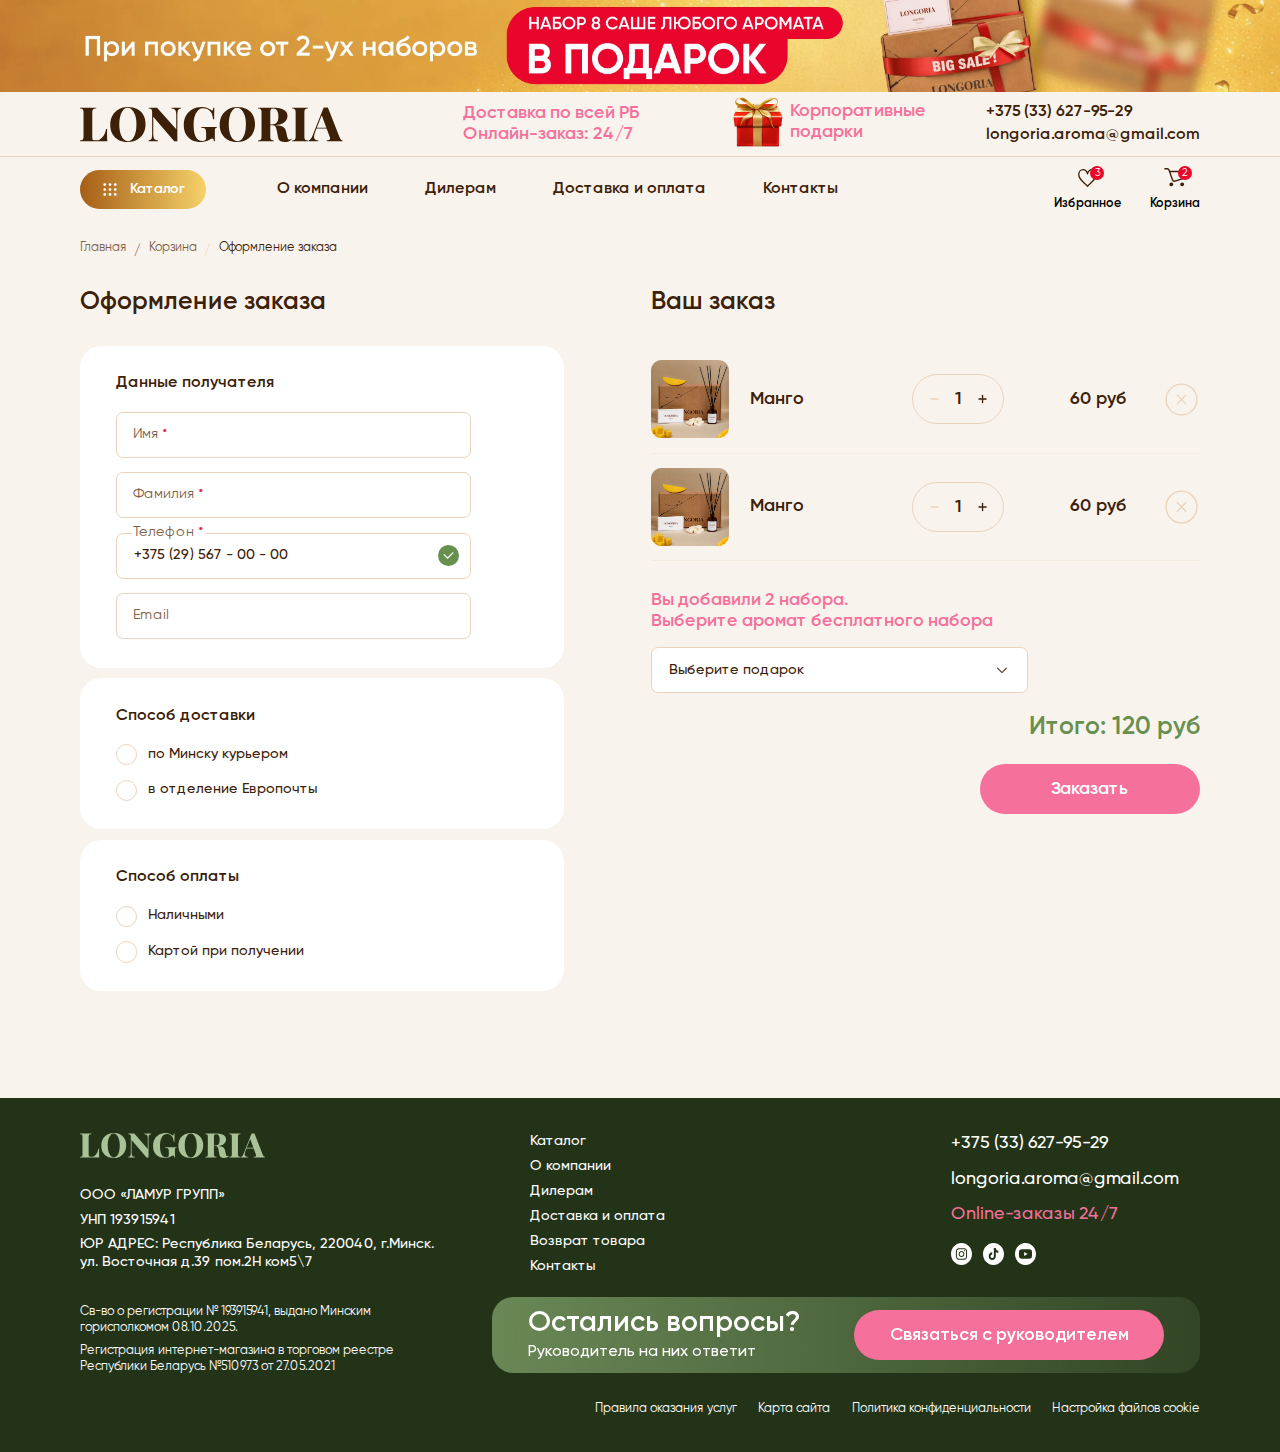
<file: order2.html>
<!DOCTYPE html>
<html lang="ru">

<head>
    <meta charset="UTF-8">
    <meta name="viewport" content="width=device-width, initial-scale=1.0">
    <meta name="description" content="">
    <meta name="keywords" content="">
    <meta name="color-scheme" content="light only">
    <link rel="stylesheet" href="css/fancybox.css">
    <link rel="stylesheet" href="css/swiper-bundle.min.css">
    <link rel="stylesheet" href="css/nice-select.css">
    <link rel="stylesheet" href="css/style.min.css">
    <link rel="icon" href="img/favicon.svg" type="image/svg+xml">
    <title>Оформление заказа</title>
</head>


<body class="m-page">
    <div class="wrapper">
        <header class="header">
            <div class="header-banner">
                <img src="img/main-banner.webp" alt="" class="_view1">
                <img src="img/main-banner2.webp" alt="" class="_view2">
            </div>

            <div class="header-top">
                <div class="container">
                    <div class="header-top__inner _flex-between">
                        <a href="" class="header__logo">
                            <img src="img/logo2.svg" alt="">
                        </a>

                        <div class="header-contacts">
                            <div class="header-contacts__show">
                                <img src="img/arrow-bottom.svg" alt="">
                            </div>
                            <div class="header-contacts__hidden">
                                <div class="header-contacts__info pink-text">
                                    <div class="h5">Доставка по всей РБ</div>
                                    <div class="h5">Онлайн-заказ: 24/7</div>
                                </div>
                                <div class="header-contacts__links">
                                    <a href="tel:+375 (33) 627-95-29" class="header-contacts__link text18 semi-bold-text h4-mob">
                                        +375 (33) 627-95-29
                                    </a>
                                    <a href="mailto:longoria.aroma@gmail.com" class="header-contacts__link text18 semi-bold-text h4-mob">
                                        longoria.aroma@gmail.com
                                    </a>
                                </div>
                                <div class="socials">
                                    <a href="" class="socials__item">
                                        <img src="img/ig2.svg" alt="">
                                    </a>
                                    <a href="" class="socials__item">
                                        <img src="img/tt2.svg" alt="">
                                    </a>
                                    <a href="" class="socials__item">
                                        <img src="img/youtube2.svg" alt="">
                                    </a>
                                </div>

                            </div>
                        </div>
                        <button class="burger _toggle-menu">
                            <img src="img/burger.svg" alt="">
                        </button>
                    </div>
                </div>
            </div>
            <div class="header-bottom">
                <div class="container">
                    <div class="header-bottom__inner _flex">
                        <div class="header-catalog">
                            <div class="header-catalog__show">
                                <img src="img/icon-catalog.svg" alt="">
                                <span>Каталог </span>
                            </div>
                            <div class="header-catalog__hidden">
                                <div class="header-catalog__links">
                                    <a href="" class="header-catalog__link">
                                        <span class="text18 text16-tablet">Подарочные наборы</span>
                                    </a>
                                    <a href="" class="header-catalog__link">
                                        <span class="text18 text16-tablet">Аромадиффузоры</span>
                                    </a>
                                    <a href="" class="header-catalog__link">
                                        <span class="text18 text16-tablet">Саше</span>
                                    </a>
                                </div>
                            </div>
                        </div>

                        <div class="menu">
                            <button class="menu__close _toggle-menu">
                                <img src="img/close.svg" alt="">
                            </button>
                            <nav class="nav">
                                <ul>
                                    <li><a href="">О компании</a></li>
                                    <li><a href="">Дилерам</a></li>
                                    <li><a href="">Доставка и оплата</a></li>
                                    <li><a href="">Контакты</a></li>
                                </ul>
                            </nav>
                            <div class="header-gift">
                                <img src="img/gift.webp" alt="">
                                <span class="h5 text16-tablet pink-text">
                        Корпоративные <br> подарки
                    </span>
                            </div>
                        </div>

                        <div class="header-action">
                            <button class="header-action__btn">
                                <img src="img/favourite3.svg" alt="">
                                <span class="header-action__btn-title">
                        Избранное
                    </span>
                                <span class="pin">3</span>
                            </button>
                            <button class="header-action__btn">
                                <img src="img/cart2.svg" alt="">
                                <span class="header-action__btn-title">
                        Корзина
                    </span>
                                <span class="pin">2</span>
                            </button>
                        </div>
                    </div>
                </div>
            </div>

        </header>
        <main class="content">

            <div class="order m-section _first">
                <div class="container">
                    <div class="breadcrumbs">
                        <ul>
                            <li><a href="">Главная</a></li>
                            <li><a href="">Корзина</a></li>
                            <li><span>Оформление заказа</span></li>
                        </ul>
                    </div>
                    <div class="order__inner">
                        <div class="order__col">
                            <div class="h4">
                                Оформление заказа
                            </div>
                            <div class="order__groups">
                                <div class="order-group">
                                    <div class="text18 semi-bold-text">
                                        Данные получателя
                                    </div>
                                    <div class="order-group__fields">
                                        <div class="fg fg-dynamic">
                                            <input type="text">
                                            <label>Имя <span class="red-text">*</span></label>
                                        </div>
                                        <div class="fg fg-dynamic">
                                            <input type="text">
                                            <label>Фамилия <span class="red-text">*</span></label>
                                        </div>
                                        <div class="fg fg-dynamic _success">
                                            <input type="tel" value="+375 (29) 567 - 00 - 00">
                                            <label>Телефон <span class="red-text">*</span></label>
                                        </div>
                                        <div class="fg fg-dynamic">
                                            <input type="text">
                                            <label>Email</label>
                                        </div>
                                    </div>
                                </div>
                                <div class="order-group">
                                    <div class="text18 semi-bold-text">
                                        Способ доставки
                                    </div>
                                    <div class="order-group__radios">
                                        <div class="delivery-item">
                                            <input type="radio" name="deliveryWay">
                                            <div class="m-radio">
                                                <label>по Минску курьером</label>
                                            </div>
                                            <div class="delivery-item__bottom">
                                                <div class="delivery-item__grid">
                                                    <div class="fg fg-dynamic _full">
                                                        <input type="text">
                                                        <label>Улица, дом <span class="red-text">*</span></label>
                                                    </div>
                                                    <div class="fg fg-dynamic">
                                                        <input type="text">
                                                        <label>Квартира<span class="red-text">*</span></label>
                                                    </div>
                                                    <div class="fg fg-dynamic">
                                                        <input type="text">
                                                        <label>Подъезд</label>
                                                    </div>
                                                    <div class="fg fg-dynamic">
                                                        <input type="text">
                                                        <label>Этаж</label>
                                                    </div>
                                                </div>
                                            </div>
                                        </div>
                                        <div class="delivery-item">
                                            <input type="radio" name="deliveryWay">
                                            <div class="m-radio">
                                                <label>в отделение Европочты</label>
                                            </div>
                                            <div class="delivery-item__bottom">
                                                <div class="fg fg-dynamic">
                                                    <input type="text">
                                                    <label>Номер отделения Европочты</label>
                                                </div>
                                            </div>
                                        </div>
                                    </div>
                                </div>
                                <div class="order-group">
                                    <div class="text18 semi-bold-text">
                                        Способ оплаты
                                    </div>
                                    <div class="order-group__radios">
                                        <div class="m-radio">
                                            <input type="radio" name="payWay">
                                            <label>Наличными</label>
                                        </div>
                                        <div class="m-radio">
                                            <input type="radio" name="payWay">
                                            <label>Картой при получении</label>
                                        </div>
                                    </div>
                                </div>
                            </div>

                        </div>
                        <div class="order__col2">
                            <div class="order-step">
                                <div class="h4">
                                    Ваш заказ
                                </div>
                                <div class="order-step__items">
                                    <div class="order-item">
                                        <div class="order-item__col">
                                            <div class="order-item__img">
                                                <img src="img/product-img.webp" alt="">
                                            </div>
                                            <div class="order-item__text">
                                                <div class="h5">
                                                    Манго
                                                </div>
                                            </div>
                                            <div class="order-item__count">
                                                <div class='cartcalc'>
                                                    <button class='ccalc-minus'>
                                                        <svg xmlns="http://www.w3.org/2000/svg" width="16" height="16" viewBox="0 0 16 16" fill="none">
                                                            <path d="M4.5 8H12.5" stroke="#3C2008" stroke-width="1.5" stroke-linecap="round" stroke-linejoin="round" />
                                                        </svg>
                                                    </button>
                                                    <input type='text' value='1'>
                                                    <button class='ccalc-plus'>
                                                        <svg xmlns="http://www.w3.org/2000/svg" width="16" height="16" viewBox="0 0 16 16" fill="none">
                                                            <path d="M8.5 4V12" stroke="#3C2008" stroke-width="1.5" stroke-linecap="round" stroke-linejoin="round" />
                                                            <path d="M4.5 8H12.5" stroke="#3C2008" stroke-width="1.5" stroke-linecap="round" stroke-linejoin="round" />
                                                        </svg>
                                                    </button>
                                                </div>

                                            </div>
                                        </div>
                                        <div class="order-item__col2">
                                            <div class="order-item__price">
                                                <div class="h5">
                                                    60 руб
                                                </div>
                                            </div>
                                            <button class="order-item__remove">
                                                <img src="img/close2.svg" alt="">
                                            </button>
                                        </div>
                                    </div>

                                    <div class="order-item">
                                        <div class="order-item__col">
                                            <div class="order-item__img">
                                                <img src="img/product-img.webp" alt="">
                                            </div>
                                            <div class="order-item__text">
                                                <div class="h5">
                                                    Манго
                                                </div>
                                            </div>
                                            <div class="order-item__count">
                                                <div class='cartcalc'>
                                                    <button class='ccalc-minus'>
                                                        <svg xmlns="http://www.w3.org/2000/svg" width="16" height="16" viewBox="0 0 16 16" fill="none">
                                                            <path d="M4.5 8H12.5" stroke="#3C2008" stroke-width="1.5" stroke-linecap="round" stroke-linejoin="round" />
                                                        </svg>
                                                    </button>
                                                    <input type='text' value='1'>
                                                    <button class='ccalc-plus'>
                                                        <svg xmlns="http://www.w3.org/2000/svg" width="16" height="16" viewBox="0 0 16 16" fill="none">
                                                            <path d="M8.5 4V12" stroke="#3C2008" stroke-width="1.5" stroke-linecap="round" stroke-linejoin="round" />
                                                            <path d="M4.5 8H12.5" stroke="#3C2008" stroke-width="1.5" stroke-linecap="round" stroke-linejoin="round" />
                                                        </svg>
                                                    </button>
                                                </div>

                                            </div>
                                        </div>
                                        <div class="order-item__col2">
                                            <div class="order-item__price">
                                                <div class="h5">
                                                    60 руб
                                                </div>
                                            </div>
                                            <button class="order-item__remove">
                                                <img src="img/close2.svg" alt="">
                                            </button>
                                        </div>
                                    </div>

                                </div>
                                <div class="order-suggest">
                                    <div class="h5 pink-text">
                                        Вы добавили 2 набора.
                                        <br>
            Выберите аромат бесплатного набора
                                    </div>
                                    <div class="fg">
                                        <select>
                                            <option selected hidden disabled>
                                                Выберите подарок
                                            </option>
                                            <option>Лаванда</option>
                                            <option>Манго</option>
                                            <option>Мандарин</option>
                                            <option>Пион</option>
                                            <option>Табак-ваниль</option>
                                            <option>Хлопок</option>
                                        </select>
                                    </div>

                                </div>
                            </div>

                            <div class="order-sum">
                                <div class="order-sum__price h4 green-text">
                                    Итого: 120 руб
                                </div>
                                <div class="order-sum__nav">
                                    <button class="order-sum__btn m-btn m-btn-pink">
                                        <span>Заказать</span>
                                    </button>
                                </div>
                            </div>

                        </div>
                    </div>
                </div>
            </div>

        </main>
        <footer class="footer">
            <div class="container">
                <div class="footer__top">
                    <div class="footer__top-col">
                        <a href="" class="footer__logo">
                            <img src="img/logo.svg" alt="">
                        </a>
                        <div class="footer-info medium-text">
                            <div class="text16 text14-tablet">
                                ООО «ЛАМУР ГРУПП»
                            </div>
                            <div class="text16 text14-tablet">
                                УНП 193915941
                            </div>
                            <div class="text16 text14-tablet">
                                ЮР АДРЕС: Республика Беларусь, 220040, г.Минск. <span class="_no-wrap">ул. Восточная д.39</span> пом.2Н ком5\7
                            </div>
                        </div>
                        <div class="footer-info2">
                            <div class="text14">
                                Св-во о регистрации № 193915941, выдано Минским горисполкомом 08.10.2025.
                            </div>
                            <div class="text14">
                                Регистрация интернет-магазина в торговом реестре Республики Беларусь №510973 от 27.05.2021
                            </div>
                        </div>
                    </div>
                    <div class="footer__top-col2">
                        <div class="footer-wrap">
                            <div class="footer-nav">
                                <ul>
                                    <li><a href="">Каталог</a></li>
                                    <li><a href="">О компании</a></li>
                                    <li><a href="">Дилерам</a></li>
                                    <li><a href="">Доставка и оплата</a></li>
                                    <li><a href="">Возврат товара</a></li>
                                    <li><a href="">Контакты</a></li>
                                </ul>
                            </div>
                            <div class="footer-contacts">
                                <div class="footer-contacts__items medium-text">
                                    <div class="text20 text18-tablet">
                                        <a href="tel:+375336279529">
                                            +375 (33) 627-95-29
                                        </a>
                                    </div>
                                    <div class="text20 text18-tablet">
                                        <a href="mailto:longoria.aroma@gmail.com">
                                            longoria.aroma@gmail.com
                                        </a>
                                    </div>
                                    <div class="text20 text18-tablet pink-text">
                                        Online-заказы 24/7
                                    </div>
                                </div>
                                <div class="socials">
                                    <a href="" class="socials__item">
                                        <img src="img/ig.svg" alt="">
                                    </a>
                                    <a href="" class="socials__item">
                                        <img src="img/tt.svg" alt="">
                                    </a>
                                    <a href="" class="socials__item">
                                        <img src="img/youtube.svg" alt="">
                                    </a>
                                </div>

                            </div>
                        </div>
                        <div class="footer-consult">
                            <div class="footer-consult__content">
                                <div class="h3 h4-mob">
                                    Остались вопросы?
                                </div>
                                <div class="text18 text16-tablet medium-text">
                                    Руководитель на них ответит
                                </div>
                            </div>
                            <button class="footer-consult__btn m-btn m-btn-pink">
                                <span>Связаться с руководителем</span>
                            </button>
                        </div>
                    </div>
                </div>
                <div class="footer__bottom">
                    <a href="" class="footer__link text14 text12-tablet">Правила оказания услуг</a>
                    <a href="" class="footer__link text14 text12-tablet">Карта сайта</a>
                    <a href="" class="footer__link text14 text12-tablet">Политика конфиденциальности</a>
                    <a href="" class="footer__link text14 text12-tablet">Настройка файлов cookie</a>
                </div>
            </div>

        </footer>
    </div>

    <div class="modal review-modal" id="reviewModal">
        <div class="modal__bg modal-bg _close-modal"></div>
        <div class="modal__dialog">
            <div class="review-modal__text text18 text16-tablet"></div>

            <button class="close-btn _close-modal">
                <img src="img/close.svg" alt="">
            </button>
        </div>
    </div>

    <div class="modal gift-modal" id="giftModal">
        <div class="modal__bg modal-bg _close-modal"></div>
        <div class="modal__dialog">
            <div class="gift-modal__grid">
                <div class="gift-modal__col">
                    <div class="product-sale">
                        <div class="sale__inner">
                            <div class="sale__top">
                                <h2 class="sale__title h1">
                                    акция
                                </h2>
                            </div>
                            <div class="sale__subtitle">
                                <div class="h4 h5-tablet">
                                    При покупке от 2-ух наборов
                                </div>
                            </div>
                            <div class="sale-gift">
                                <div class="sale-gift__row">
                                    <div class="h4 text17-tablet">
                                        набор 8 саше любого аромата
                                    </div>
                                </div>
                                <div class="sale-gift__row2">
                                    <div class="sale-gift__title">
                                        в подарок
                                    </div>
                                </div>
                            </div>
                            <img src="img/sale.webp" alt="" class="sale__img">
                            <div class="sale__nav">
                                <a href="" class="sale__link m-btn m-btn-brown">
                                    <span>Выбрать ароматы</span>
                                </a>
                            </div>
                        </div>

                    </div>
                </div>
                <div class="gift-modal__col2">
                    <div class="h3 h4-mob">
                        Идеальный подарок <br> себе и близким
                    </div>
                    <div class="gift-modal__fields">
                        <div class="fg">
                            <select>
                                <option selected hidden disabled>
                                    Выберите 1 аромат
                                </option>
                                <option>Лаванда</option>
                                <option>Манго</option>
                                <option>Мандарин</option>
                                <option>Пион</option>
                                <option>Табак-ваниль</option>
                                <option>Хлопок</option>
                            </select>
                        </div>

                        <div class="fg">
                            <select>
                                <option selected hidden disabled>
                                    Выберите 2 аромат
                                </option>
                                <option>Лаванда</option>
                                <option>Манго</option>
                                <option>Мандарин</option>
                                <option>Пион</option>
                                <option>Табак-ваниль</option>
                                <option>Хлопок</option>
                            </select>
                        </div>

                        <div class="fg">
                            <select disabled>
                                <option selected hidden disabled>
                                    Выберите подарок
                                </option>
                                <option>Лаванда</option>
                                <option>Манго</option>
                                <option>Мандарин</option>
                                <option>Пион</option>
                                <option>Табак-ваниль</option>
                                <option>Хлопок</option>
                            </select>
                        </div>

                    </div>
                    <div class="gift-modal__nav">
                        <button class="gift-modal__btn m-btn m-btn-pink">
                            <span>В корзину</span>
                        </button>
                        <button class="gift-modal__btn m-btn m-btn-pink-outline">
                            <span>Купить сейчас</span>
                        </button>
                    </div>
                </div>
            </div>

            <button class="close-btn _close-modal">
                <img src="img/close.svg" alt="">
            </button>
        </div>
    </div>

    <div class="modal order-modal" id="orderModal">
        <div class="modal__bg modal-bg _close-modal"></div>
        <div class="modal__dialog">
            <div class="order-modal__inner">
                <div class="order-step">
                    <div class="h4">
                        Ваш заказ
                    </div>
                    <div class="order-step__items">
                        <div class="order-item">
                            <div class="order-item__col">
                                <div class="order-item__img">
                                    <img src="img/product-img.webp" alt="">
                                </div>
                                <div class="order-item__text">
                                    <div class="h5">
                                        Манго
                                    </div>
                                </div>
                                <div class="order-item__count">
                                    <div class='cartcalc'>
                                        <button class='ccalc-minus'>
                                            <svg xmlns="http://www.w3.org/2000/svg" width="16" height="16" viewBox="0 0 16 16" fill="none">
                                                <path d="M4.5 8H12.5" stroke="#3C2008" stroke-width="1.5" stroke-linecap="round" stroke-linejoin="round" />
                                            </svg>
                                        </button>
                                        <input type='text' value='1'>
                                        <button class='ccalc-plus'>
                                            <svg xmlns="http://www.w3.org/2000/svg" width="16" height="16" viewBox="0 0 16 16" fill="none">
                                                <path d="M8.5 4V12" stroke="#3C2008" stroke-width="1.5" stroke-linecap="round" stroke-linejoin="round" />
                                                <path d="M4.5 8H12.5" stroke="#3C2008" stroke-width="1.5" stroke-linecap="round" stroke-linejoin="round" />
                                            </svg>
                                        </button>
                                    </div>

                                </div>
                            </div>
                            <div class="order-item__col2">
                                <div class="order-item__price">
                                    <div class="h5">
                                        60 руб
                                    </div>
                                </div>
                                <button class="order-item__remove">
                                    <img src="img/close2.svg" alt="">
                                </button>
                            </div>
                        </div>

                        <div class="order-item">
                            <div class="order-item__col">
                                <div class="order-item__img">
                                    <img src="img/product-img.webp" alt="">
                                </div>
                                <div class="order-item__text">
                                    <div class="h5">
                                        Манго
                                    </div>
                                </div>
                                <div class="order-item__count">
                                    <div class='cartcalc'>
                                        <button class='ccalc-minus'>
                                            <svg xmlns="http://www.w3.org/2000/svg" width="16" height="16" viewBox="0 0 16 16" fill="none">
                                                <path d="M4.5 8H12.5" stroke="#3C2008" stroke-width="1.5" stroke-linecap="round" stroke-linejoin="round" />
                                            </svg>
                                        </button>
                                        <input type='text' value='1'>
                                        <button class='ccalc-plus'>
                                            <svg xmlns="http://www.w3.org/2000/svg" width="16" height="16" viewBox="0 0 16 16" fill="none">
                                                <path d="M8.5 4V12" stroke="#3C2008" stroke-width="1.5" stroke-linecap="round" stroke-linejoin="round" />
                                                <path d="M4.5 8H12.5" stroke="#3C2008" stroke-width="1.5" stroke-linecap="round" stroke-linejoin="round" />
                                            </svg>
                                        </button>
                                    </div>

                                </div>
                            </div>
                            <div class="order-item__col2">
                                <div class="order-item__price">
                                    <div class="h5">
                                        60 руб
                                    </div>
                                </div>
                                <button class="order-item__remove">
                                    <img src="img/close2.svg" alt="">
                                </button>
                            </div>
                        </div>

                    </div>
                </div>

                <div class="order-sum">
                    <div class="order-sum__price h4 green-text">
                        Итого: 120 руб
                    </div>
                    <div class="order-sum__nav">
                        <button class="order-sum__btn m-btn m-btn-pink-outline">
                            <span>Продолжить покупки</span>
                        </button>
                        <button class="order-sum__btn m-btn m-btn-pink">
                            <span>Оформить заказ</span>
                        </button>
                    </div>
                </div>

            </div>

            <button class="close-btn _close-modal">
                <img src="img/close.svg" alt="">
            </button>
        </div>
    </div>

    <div class="modal order-modal" id="orderModal2">
        <div class="modal__bg modal-bg _close-modal"></div>
        <div class="modal__dialog">
            <div class="order-modal__inner">
                <div class="order-step">
                    <div class="h4">
                        Ваш заказ
                    </div>
                    <div class="order-step__items">
                        <div class="order-item">
                            <div class="order-item__col">
                                <div class="order-item__img">
                                    <img src="img/product-img.webp" alt="">
                                </div>
                                <div class="order-item__text">
                                    <div class="h5">
                                        Манго
                                    </div>
                                </div>
                                <div class="order-item__count">
                                    <div class='cartcalc'>
                                        <button class='ccalc-minus'>
                                            <svg xmlns="http://www.w3.org/2000/svg" width="16" height="16" viewBox="0 0 16 16" fill="none">
                                                <path d="M4.5 8H12.5" stroke="#3C2008" stroke-width="1.5" stroke-linecap="round" stroke-linejoin="round" />
                                            </svg>
                                        </button>
                                        <input type='text' value='1'>
                                        <button class='ccalc-plus'>
                                            <svg xmlns="http://www.w3.org/2000/svg" width="16" height="16" viewBox="0 0 16 16" fill="none">
                                                <path d="M8.5 4V12" stroke="#3C2008" stroke-width="1.5" stroke-linecap="round" stroke-linejoin="round" />
                                                <path d="M4.5 8H12.5" stroke="#3C2008" stroke-width="1.5" stroke-linecap="round" stroke-linejoin="round" />
                                            </svg>
                                        </button>
                                    </div>

                                </div>
                            </div>
                            <div class="order-item__col2">
                                <div class="order-item__price">
                                    <div class="h5">
                                        60 руб
                                    </div>
                                </div>
                                <button class="order-item__remove">
                                    <img src="img/close2.svg" alt="">
                                </button>
                            </div>
                        </div>

                        <div class="order-item">
                            <div class="order-item__col">
                                <div class="order-item__img">
                                    <img src="img/product-img.webp" alt="">
                                </div>
                                <div class="order-item__text">
                                    <div class="h5">
                                        Манго
                                    </div>
                                </div>
                                <div class="order-item__count">
                                    <div class='cartcalc'>
                                        <button class='ccalc-minus'>
                                            <svg xmlns="http://www.w3.org/2000/svg" width="16" height="16" viewBox="0 0 16 16" fill="none">
                                                <path d="M4.5 8H12.5" stroke="#3C2008" stroke-width="1.5" stroke-linecap="round" stroke-linejoin="round" />
                                            </svg>
                                        </button>
                                        <input type='text' value='1'>
                                        <button class='ccalc-plus'>
                                            <svg xmlns="http://www.w3.org/2000/svg" width="16" height="16" viewBox="0 0 16 16" fill="none">
                                                <path d="M8.5 4V12" stroke="#3C2008" stroke-width="1.5" stroke-linecap="round" stroke-linejoin="round" />
                                                <path d="M4.5 8H12.5" stroke="#3C2008" stroke-width="1.5" stroke-linecap="round" stroke-linejoin="round" />
                                            </svg>
                                        </button>
                                    </div>

                                </div>
                            </div>
                            <div class="order-item__col2">
                                <div class="order-item__price">
                                    <div class="h5">
                                        60 руб
                                    </div>
                                </div>
                                <button class="order-item__remove">
                                    <img src="img/close2.svg" alt="">
                                </button>
                            </div>
                        </div>

                    </div>
                    <div class="order-suggest">
                        <div class="h5 pink-text">
                            Вы добавили 2 набора.
                            <br>
            Выберите аромат бесплатного набора
                        </div>
                        <div class="fg">
                            <select>
                                <option selected hidden disabled>
                                    Выберите подарок
                                </option>
                                <option>Лаванда</option>
                                <option>Манго</option>
                                <option>Мандарин</option>
                                <option>Пион</option>
                                <option>Табак-ваниль</option>
                                <option>Хлопок</option>
                            </select>
                        </div>

                    </div>
                </div>

                <div class="order-sum">
                    <div class="order-sum__price h4 green-text">
                        Итого: 120 руб
                    </div>
                    <div class="order-sum__nav">
                        <button class="order-sum__btn m-btn m-btn-pink-outline">
                            <span>Продолжить покупки</span>
                        </button>
                        <button class="order-sum__btn m-btn m-btn-pink">
                            <span>Оформить заказ</span>
                        </button>
                    </div>
                </div>

            </div>

            <button class="close-btn _close-modal">
                <img src="img/close.svg" alt="">
            </button>
        </div>
    </div>

    <div class="modal order-modal" id="orderModal3">
        <div class="modal__bg modal-bg _close-modal"></div>
        <div class="modal__dialog">
            <div class="order-modal__inner">
                <div class="order-step">
                    <div class="h4">
                        Ваш заказ
                    </div>
                    <div class="order-step__items">
                        <div class="order-item">
                            <div class="order-item__col">
                                <div class="order-item__img">
                                    <img src="img/product-img.webp" alt="">
                                </div>
                                <div class="order-item__text">
                                    <div class="h5">
                                        Манго
                                    </div>
                                </div>
                                <div class="order-item__count">
                                    <div class='cartcalc'>
                                        <button class='ccalc-minus'>
                                            <svg xmlns="http://www.w3.org/2000/svg" width="16" height="16" viewBox="0 0 16 16" fill="none">
                                                <path d="M4.5 8H12.5" stroke="#3C2008" stroke-width="1.5" stroke-linecap="round" stroke-linejoin="round" />
                                            </svg>
                                        </button>
                                        <input type='text' value='1'>
                                        <button class='ccalc-plus'>
                                            <svg xmlns="http://www.w3.org/2000/svg" width="16" height="16" viewBox="0 0 16 16" fill="none">
                                                <path d="M8.5 4V12" stroke="#3C2008" stroke-width="1.5" stroke-linecap="round" stroke-linejoin="round" />
                                                <path d="M4.5 8H12.5" stroke="#3C2008" stroke-width="1.5" stroke-linecap="round" stroke-linejoin="round" />
                                            </svg>
                                        </button>
                                    </div>

                                </div>
                            </div>
                            <div class="order-item__col2">
                                <div class="order-item__price">
                                    <div class="h5">
                                        60 руб
                                    </div>
                                </div>
                                <button class="order-item__remove">
                                    <img src="img/close2.svg" alt="">
                                </button>
                            </div>
                        </div>

                    </div>
                    <div class="order-suggest">
                        <div class="h5 pink-text">
                            Закажи еще 1 набор и получи <br>набор аромасаше из 8 шт в подарок
                        </div>
                        <div class="order-products">
                            <div class="products-slider slider2">
                                <div class="slider__wrap">
                                    <div class="swiper-container">
                                        <div class="swiper-wrapper">
                                            <div class="swiper-slide">
                                                <div class="product-card2">
                                                    <div class="product-card2__top">
                                                        <div class="product-card2__img">
                                                            <img src="img/product-img4-mini.webp" alt="">
                                                        </div>
                                                        <button class="_js-cart-btn product-card2__btn"></button>
                                                    </div>
                                                    <a href="" class="text14">
                                                        Табак-ваниль
                                                    </a>
                                                </div>

                                            </div>
                                            <div class="swiper-slide">
                                                <div class="product-card2">
                                                    <div class="product-card2__top">
                                                        <div class="product-card2__img">
                                                            <img src="img/product-img2-mini.webp" alt="">
                                                        </div>
                                                        <button class="_js-cart-btn product-card2__btn"></button>
                                                    </div>
                                                    <a href="" class="text14">
                                                        Пион
                                                    </a>
                                                </div>

                                            </div>
                                            <div class="swiper-slide">
                                                <div class="product-card2">
                                                    <div class="product-card2__top">
                                                        <div class="product-card2__img">
                                                            <img src="img/product-img3-mini.webp" alt="">
                                                        </div>
                                                        <button class="_js-cart-btn product-card2__btn"></button>
                                                    </div>
                                                    <a href="" class="text14">
                                                        Хлопок
                                                    </a>
                                                </div>

                                            </div>
                                            <div class="swiper-slide">
                                                <div class="product-card2">
                                                    <div class="product-card2__top">
                                                        <div class="product-card2__img">
                                                            <img src="img/product-img5-mini.webp" alt="">
                                                        </div>
                                                        <button class="_js-cart-btn product-card2__btn"></button>
                                                    </div>
                                                    <a href="" class="text14">
                                                        Мандарин
                                                    </a>
                                                </div>

                                            </div>
                                            <div class="swiper-slide">
                                                <div class="product-card2">
                                                    <div class="product-card2__top">
                                                        <div class="product-card2__img">
                                                            <img src="img/product-img6-mini.webp" alt="">
                                                        </div>
                                                        <button class="_js-cart-btn product-card2__btn"></button>
                                                    </div>
                                                    <a href="" class="text14">
                                                        Лаванда
                                                    </a>
                                                </div>

                                            </div>
                                            <div class="swiper-slide">
                                                <div class="product-card2">
                                                    <div class="product-card2__top">
                                                        <div class="product-card2__img">
                                                            <img src="img/product-img-mini.webp" alt="">
                                                        </div>
                                                        <button class="_js-cart-btn product-card2__btn"></button>
                                                    </div>
                                                    <a href="" class="text14">
                                                        Манго
                                                    </a>
                                                </div>

                                            </div>
                                        </div>
                                    </div>
                                </div>
                            </div>
                        </div>

                        <div class="fg">
                            <select disabled>
                                <option selected hidden disabled>
                                    Выберите подарок
                                </option>
                                <option>Лаванда</option>
                                <option>Манго</option>
                                <option>Мандарин</option>
                                <option>Пион</option>
                                <option>Табак-ваниль</option>
                                <option>Хлопок</option>
                            </select>
                        </div>

                    </div>
                </div>

                <div class="order-sum">
                    <div class="order-sum__price h4 green-text">
                        Итого: 120 руб
                    </div>
                    <div class="order-sum__nav">
                        <button class="order-sum__btn m-btn m-btn-pink-outline">
                            <span>Продолжить покупки</span>
                        </button>
                        <button class="order-sum__btn m-btn m-btn-pink">
                            <span>Оформить заказ</span>
                        </button>
                    </div>
                </div>

            </div>

            <button class="close-btn _close-modal">
                <img src="img/close.svg" alt="">
            </button>
        </div>
    </div>

    <div class="modal order-modal" id="orderModal4">
        <div class="modal__bg modal-bg _close-modal"></div>
        <div class="modal__dialog">
            <div class="order-modal__inner">
                <div class="order-step">
                    <div class="h4">
                        Ваш заказ
                    </div>
                    <div class="order-step__items">
                        <div class="order-item">
                            <div class="order-item__col">
                                <div class="order-item__img">
                                    <img src="img/product-img.webp" alt="">
                                </div>
                                <div class="order-item__text">
                                    <div class="h5">
                                        Манго
                                    </div>
                                </div>
                                <div class="order-item__count">
                                    <div class='cartcalc'>
                                        <button class='ccalc-minus'>
                                            <svg xmlns="http://www.w3.org/2000/svg" width="16" height="16" viewBox="0 0 16 16" fill="none">
                                                <path d="M4.5 8H12.5" stroke="#3C2008" stroke-width="1.5" stroke-linecap="round" stroke-linejoin="round" />
                                            </svg>
                                        </button>
                                        <input type='text' value='1'>
                                        <button class='ccalc-plus'>
                                            <svg xmlns="http://www.w3.org/2000/svg" width="16" height="16" viewBox="0 0 16 16" fill="none">
                                                <path d="M8.5 4V12" stroke="#3C2008" stroke-width="1.5" stroke-linecap="round" stroke-linejoin="round" />
                                                <path d="M4.5 8H12.5" stroke="#3C2008" stroke-width="1.5" stroke-linecap="round" stroke-linejoin="round" />
                                            </svg>
                                        </button>
                                    </div>

                                </div>
                            </div>
                            <div class="order-item__col2">
                                <div class="order-item__price">
                                    <div class="h5">
                                        60 руб
                                    </div>
                                </div>
                                <button class="order-item__remove">
                                    <img src="img/close2.svg" alt="">
                                </button>
                            </div>
                        </div>

                        <div class="order-item">
                            <div class="order-item__col">
                                <div class="order-item__img">
                                    <img src="img/product-img.webp" alt="">
                                </div>
                                <div class="order-item__text">
                                    <div class="h5">
                                        Манго
                                    </div>
                                </div>
                                <div class="order-item__count">
                                    <div class='cartcalc'>
                                        <button class='ccalc-minus'>
                                            <svg xmlns="http://www.w3.org/2000/svg" width="16" height="16" viewBox="0 0 16 16" fill="none">
                                                <path d="M4.5 8H12.5" stroke="#3C2008" stroke-width="1.5" stroke-linecap="round" stroke-linejoin="round" />
                                            </svg>
                                        </button>
                                        <input type='text' value='1'>
                                        <button class='ccalc-plus'>
                                            <svg xmlns="http://www.w3.org/2000/svg" width="16" height="16" viewBox="0 0 16 16" fill="none">
                                                <path d="M8.5 4V12" stroke="#3C2008" stroke-width="1.5" stroke-linecap="round" stroke-linejoin="round" />
                                                <path d="M4.5 8H12.5" stroke="#3C2008" stroke-width="1.5" stroke-linecap="round" stroke-linejoin="round" />
                                            </svg>
                                        </button>
                                    </div>

                                </div>
                            </div>
                            <div class="order-item__col2">
                                <div class="order-item__price">
                                    <div class="h5">
                                        60 руб
                                    </div>
                                </div>
                                <button class="order-item__remove">
                                    <img src="img/close2.svg" alt="">
                                </button>
                            </div>
                        </div>

                    </div>
                    <div class="order-suggest">
                        <div class="order-products">
                            <div class="products-slider slider2">
                                <div class="slider__wrap">
                                    <div class="swiper-container">
                                        <div class="swiper-wrapper">
                                            <div class="swiper-slide">
                                                <div class="product-card2">
                                                    <div class="product-card2__top">
                                                        <div class="product-card2__img">
                                                            <img src="img/product-img4-mini.webp" alt="">
                                                        </div>
                                                        <button class="_js-cart-btn product-card2__btn"></button>
                                                    </div>
                                                    <a href="" class="text14">
                                                        Табак-ваниль
                                                    </a>
                                                </div>

                                            </div>
                                            <div class="swiper-slide">
                                                <div class="product-card2">
                                                    <div class="product-card2__top">
                                                        <div class="product-card2__img">
                                                            <img src="img/product-img2-mini.webp" alt="">
                                                        </div>
                                                        <button class="_js-cart-btn product-card2__btn"></button>
                                                    </div>
                                                    <a href="" class="text14">
                                                        Пион
                                                    </a>
                                                </div>

                                            </div>
                                            <div class="swiper-slide">
                                                <div class="product-card2">
                                                    <div class="product-card2__top">
                                                        <div class="product-card2__img">
                                                            <img src="img/product-img3-mini.webp" alt="">
                                                        </div>
                                                        <button class="_js-cart-btn product-card2__btn"></button>
                                                    </div>
                                                    <a href="" class="text14">
                                                        Хлопок
                                                    </a>
                                                </div>

                                            </div>
                                            <div class="swiper-slide">
                                                <div class="product-card2">
                                                    <div class="product-card2__top">
                                                        <div class="product-card2__img">
                                                            <img src="img/product-img5-mini.webp" alt="">
                                                        </div>
                                                        <button class="_js-cart-btn product-card2__btn"></button>
                                                    </div>
                                                    <a href="" class="text14">
                                                        Мандарин
                                                    </a>
                                                </div>

                                            </div>
                                            <div class="swiper-slide">
                                                <div class="product-card2">
                                                    <div class="product-card2__top">
                                                        <div class="product-card2__img">
                                                            <img src="img/product-img6-mini.webp" alt="">
                                                        </div>
                                                        <button class="_js-cart-btn product-card2__btn"></button>
                                                    </div>
                                                    <a href="" class="text14">
                                                        Лаванда
                                                    </a>
                                                </div>

                                            </div>
                                            <div class="swiper-slide">
                                                <div class="product-card2">
                                                    <div class="product-card2__top">
                                                        <div class="product-card2__img">
                                                            <img src="img/product-img-mini.webp" alt="">
                                                        </div>
                                                        <button class="_js-cart-btn product-card2__btn"></button>
                                                    </div>
                                                    <a href="" class="text14">
                                                        Манго
                                                    </a>
                                                </div>

                                            </div>
                                        </div>
                                    </div>
                                </div>
                            </div>
                        </div>

                        <div class="fg">
                            <select>
                                <option selected hidden disabled>
                                    Выберите подарок
                                </option>
                                <option>Лаванда</option>
                                <option>Манго</option>
                                <option>Мандарин</option>
                                <option>Пион</option>
                                <option>Табак-ваниль</option>
                                <option>Хлопок</option>
                            </select>
                        </div>

                    </div>
                </div>

                <div class="order-sum">
                    <div class="order-sum__price h4 green-text">
                        Итого: 120 руб
                    </div>
                    <div class="order-sum__nav">
                        <button class="order-sum__btn m-btn m-btn-pink-outline">
                            <span>Продолжить покупки</span>
                        </button>
                        <button class="order-sum__btn m-btn m-btn-pink">
                            <span>Оформить заказ</span>
                        </button>
                    </div>
                </div>

            </div>

            <button class="close-btn _close-modal">
                <img src="img/close.svg" alt="">
            </button>
        </div>
    </div>

    <div class="modal success-modal" id="successModal">
        <div class="modal__bg modal-bg _close-modal"></div>
        <div class="modal__dialog">
            <img src="img/success2.svg" alt="" class="success-modal__icon">
            <div class="h4">
                Оплата успешно совершена. <br> Спасибо за покупку!
            </div>
            <div class="success-modal__nav _flex-center">
                <button class="success-modal__btn m-btn m-btn-pink-outline">
                    <span>Продолжить покупки</span>
                </button>
            </div>

            <button class="close-btn _close-modal">
                <img src="img/close.svg" alt="">
            </button>
        </div>
    </div>


    <script src="js/jquery.min.js"></script>
    <script src="js/jquery.maskedinput.min.js"></script>
    <script src="js/fancybox.umd.js"></script>
    <script src="js/swiper-bundle.min.js"></script>
    <script src="js/jquery.nice-select.min.js"></script>
    <script src="js/main.min.js"></script>

</body>

</html>
</file>
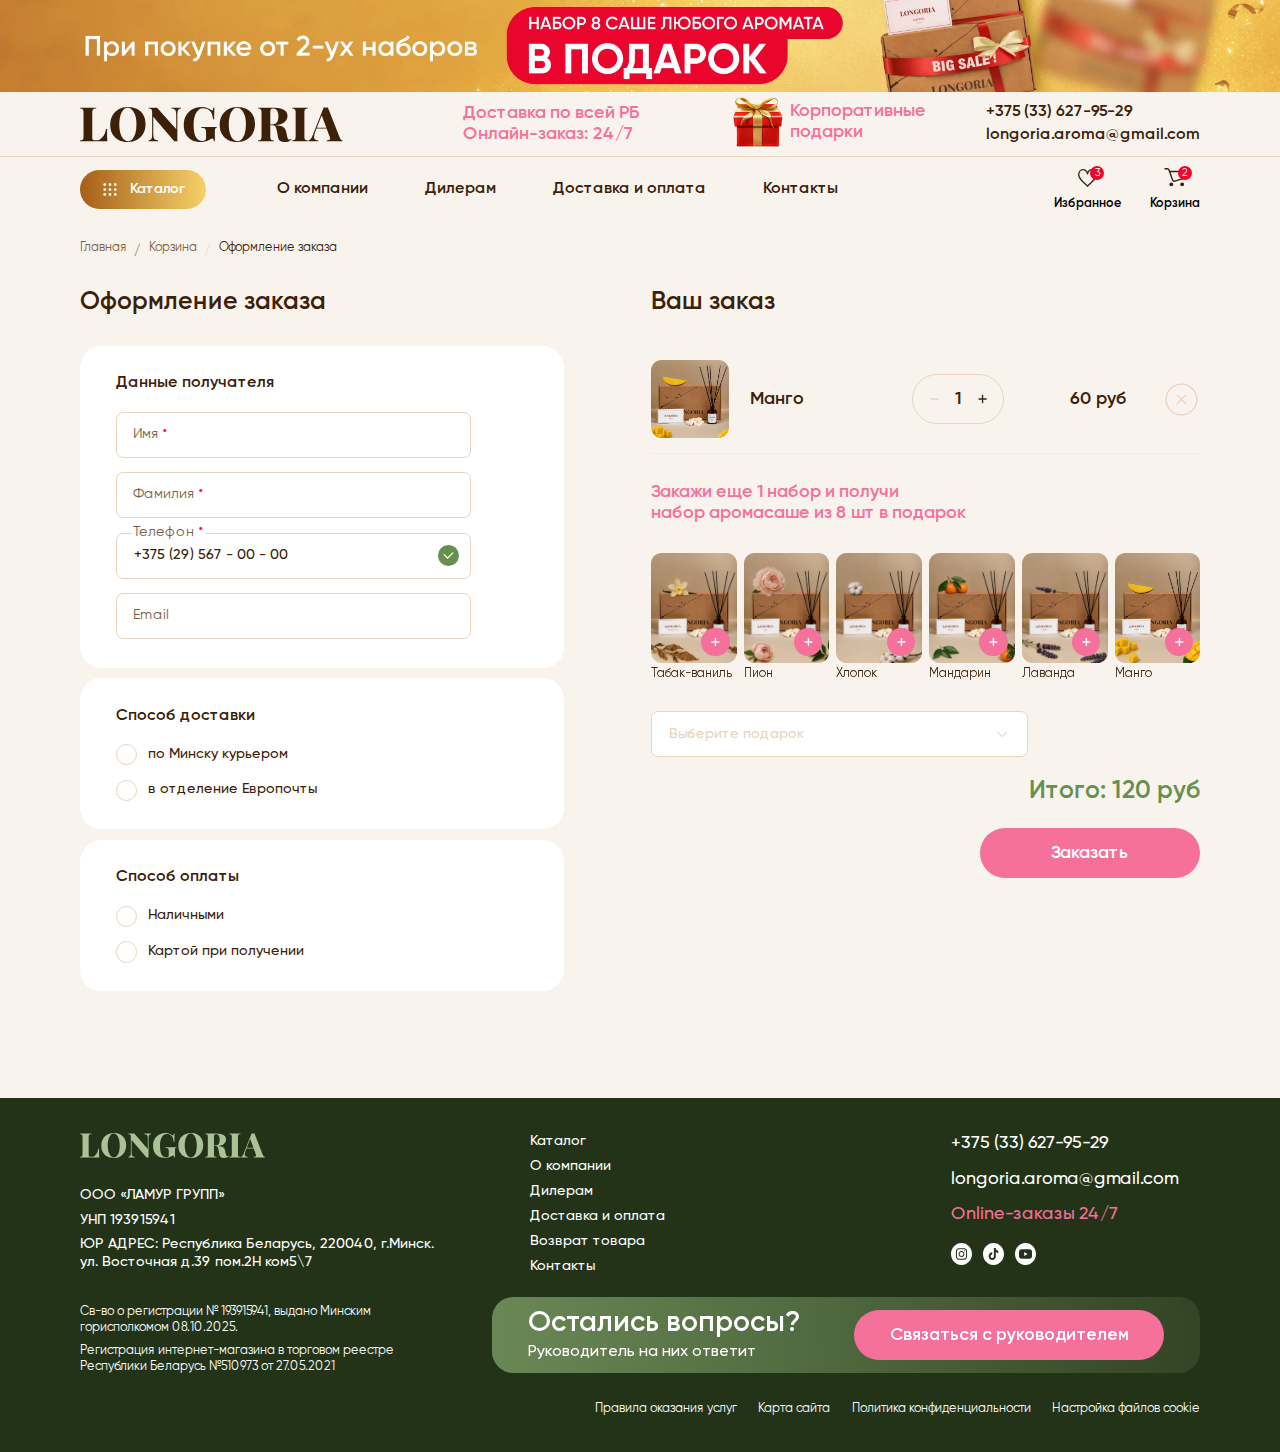
<file: order3.html>
<!DOCTYPE html>
<html lang="ru">

<head>
    <meta charset="UTF-8">
    <meta name="viewport" content="width=device-width, initial-scale=1.0">
    <meta name="description" content="">
    <meta name="keywords" content="">
    <meta name="color-scheme" content="light only">
    <link rel="stylesheet" href="css/fancybox.css">
    <link rel="stylesheet" href="css/swiper-bundle.min.css">
    <link rel="stylesheet" href="css/nice-select.css">
    <link rel="stylesheet" href="css/style.min.css">
    <link rel="icon" href="img/favicon.svg" type="image/svg+xml">
    <title>Оформление заказа</title>
</head>


<body class="m-page">
    <div class="wrapper">
        <header class="header">
            <div class="header-banner">
                <img src="img/main-banner.webp" alt="" class="_view1">
                <img src="img/main-banner2.webp" alt="" class="_view2">
            </div>

            <div class="header-top">
                <div class="container">
                    <div class="header-top__inner _flex-between">
                        <a href="" class="header__logo">
                            <img src="img/logo2.svg" alt="">
                        </a>

                        <div class="header-contacts">
                            <div class="header-contacts__show">
                                <img src="img/arrow-bottom.svg" alt="">
                            </div>
                            <div class="header-contacts__hidden">
                                <div class="header-contacts__info pink-text">
                                    <div class="h5">Доставка по всей РБ</div>
                                    <div class="h5">Онлайн-заказ: 24/7</div>
                                </div>
                                <div class="header-contacts__links">
                                    <a href="tel:+375 (33) 627-95-29" class="header-contacts__link text18 semi-bold-text h4-mob">
                                        +375 (33) 627-95-29
                                    </a>
                                    <a href="mailto:longoria.aroma@gmail.com" class="header-contacts__link text18 semi-bold-text h4-mob">
                                        longoria.aroma@gmail.com
                                    </a>
                                </div>
                                <div class="socials">
                                    <a href="" class="socials__item">
                                        <img src="img/ig2.svg" alt="">
                                    </a>
                                    <a href="" class="socials__item">
                                        <img src="img/tt2.svg" alt="">
                                    </a>
                                    <a href="" class="socials__item">
                                        <img src="img/youtube2.svg" alt="">
                                    </a>
                                </div>

                            </div>
                        </div>
                        <button class="burger _toggle-menu">
                            <img src="img/burger.svg" alt="">
                        </button>
                    </div>
                </div>
            </div>
            <div class="header-bottom">
                <div class="container">
                    <div class="header-bottom__inner _flex">
                        <div class="header-catalog">
                            <div class="header-catalog__show">
                                <img src="img/icon-catalog.svg" alt="">
                                <span>Каталог </span>
                            </div>
                            <div class="header-catalog__hidden">
                                <div class="header-catalog__links">
                                    <a href="" class="header-catalog__link">
                                        <span class="text18 text16-tablet">Подарочные наборы</span>
                                    </a>
                                    <a href="" class="header-catalog__link">
                                        <span class="text18 text16-tablet">Аромадиффузоры</span>
                                    </a>
                                    <a href="" class="header-catalog__link">
                                        <span class="text18 text16-tablet">Саше</span>
                                    </a>
                                </div>
                            </div>
                        </div>

                        <div class="menu">
                            <button class="menu__close _toggle-menu">
                                <img src="img/close.svg" alt="">
                            </button>
                            <nav class="nav">
                                <ul>
                                    <li><a href="">О компании</a></li>
                                    <li><a href="">Дилерам</a></li>
                                    <li><a href="">Доставка и оплата</a></li>
                                    <li><a href="">Контакты</a></li>
                                </ul>
                            </nav>
                            <div class="header-gift">
                                <img src="img/gift.webp" alt="">
                                <span class="h5 text16-tablet pink-text">
                        Корпоративные <br> подарки
                    </span>
                            </div>
                        </div>

                        <div class="header-action">
                            <button class="header-action__btn">
                                <img src="img/favourite3.svg" alt="">
                                <span class="header-action__btn-title">
                        Избранное
                    </span>
                                <span class="pin">3</span>
                            </button>
                            <button class="header-action__btn">
                                <img src="img/cart2.svg" alt="">
                                <span class="header-action__btn-title">
                        Корзина
                    </span>
                                <span class="pin">2</span>
                            </button>
                        </div>
                    </div>
                </div>
            </div>

        </header>
        <main class="content">

            <div class="order m-section _first">
                <div class="container">
                    <div class="breadcrumbs">
                        <ul>
                            <li><a href="">Главная</a></li>
                            <li><a href="">Корзина</a></li>
                            <li><span>Оформление заказа</span></li>
                        </ul>
                    </div>
                    <div class="order__inner">
                        <div class="order__col">
                            <div class="h4">
                                Оформление заказа
                            </div>
                            <div class="order__groups">
                                <div class="order-group">
                                    <div class="text18 semi-bold-text">
                                        Данные получателя
                                    </div>
                                    <div class="order-group__fields">
                                        <div class="fg fg-dynamic">
                                            <input type="text">
                                            <label>Имя <span class="red-text">*</span></label>
                                        </div>
                                        <div class="fg fg-dynamic">
                                            <input type="text">
                                            <label>Фамилия <span class="red-text">*</span></label>
                                        </div>
                                        <div class="fg fg-dynamic _success">
                                            <input type="tel" value="+375 (29) 567 - 00 - 00">
                                            <label>Телефон <span class="red-text">*</span></label>
                                        </div>
                                        <div class="fg fg-dynamic">
                                            <input type="text">
                                            <label>Email</label>
                                        </div>
                                    </div>
                                </div>
                                <div class="order-group">
                                    <div class="text18 semi-bold-text">
                                        Способ доставки
                                    </div>
                                    <div class="order-group__radios">
                                        <div class="delivery-item">
                                            <input type="radio" name="deliveryWay">
                                            <div class="m-radio">
                                                <label>по Минску курьером</label>
                                            </div>
                                            <div class="delivery-item__bottom">
                                                <div class="delivery-item__grid">
                                                    <div class="fg fg-dynamic _full">
                                                        <input type="text">
                                                        <label>Улица, дом <span class="red-text">*</span></label>
                                                    </div>
                                                    <div class="fg fg-dynamic">
                                                        <input type="text">
                                                        <label>Квартира<span class="red-text">*</span></label>
                                                    </div>
                                                    <div class="fg fg-dynamic">
                                                        <input type="text">
                                                        <label>Подъезд</label>
                                                    </div>
                                                    <div class="fg fg-dynamic">
                                                        <input type="text">
                                                        <label>Этаж</label>
                                                    </div>
                                                </div>
                                            </div>
                                        </div>
                                        <div class="delivery-item">
                                            <input type="radio" name="deliveryWay">
                                            <div class="m-radio">
                                                <label>в отделение Европочты</label>
                                            </div>
                                            <div class="delivery-item__bottom">
                                                <div class="fg fg-dynamic">
                                                    <input type="text">
                                                    <label>Номер отделения Европочты</label>
                                                </div>
                                            </div>
                                        </div>
                                    </div>
                                </div>
                                <div class="order-group">
                                    <div class="text18 semi-bold-text">
                                        Способ оплаты
                                    </div>
                                    <div class="order-group__radios">
                                        <div class="m-radio">
                                            <input type="radio" name="payWay">
                                            <label>Наличными</label>
                                        </div>
                                        <div class="m-radio">
                                            <input type="radio" name="payWay">
                                            <label>Картой при получении</label>
                                        </div>
                                    </div>
                                </div>
                            </div>

                        </div>
                        <div class="order__col2">
                            <div class="order-step">
                                <div class="h4">
                                    Ваш заказ
                                </div>
                                <div class="order-step__items">
                                    <div class="order-item">
                                        <div class="order-item__col">
                                            <div class="order-item__img">
                                                <img src="img/product-img.webp" alt="">
                                            </div>
                                            <div class="order-item__text">
                                                <div class="h5">
                                                    Манго
                                                </div>
                                            </div>
                                            <div class="order-item__count">
                                                <div class='cartcalc'>
                                                    <button class='ccalc-minus'>
                                                        <svg xmlns="http://www.w3.org/2000/svg" width="16" height="16" viewBox="0 0 16 16" fill="none">
                                                            <path d="M4.5 8H12.5" stroke="#3C2008" stroke-width="1.5" stroke-linecap="round" stroke-linejoin="round" />
                                                        </svg>
                                                    </button>
                                                    <input type='text' value='1'>
                                                    <button class='ccalc-plus'>
                                                        <svg xmlns="http://www.w3.org/2000/svg" width="16" height="16" viewBox="0 0 16 16" fill="none">
                                                            <path d="M8.5 4V12" stroke="#3C2008" stroke-width="1.5" stroke-linecap="round" stroke-linejoin="round" />
                                                            <path d="M4.5 8H12.5" stroke="#3C2008" stroke-width="1.5" stroke-linecap="round" stroke-linejoin="round" />
                                                        </svg>
                                                    </button>
                                                </div>

                                            </div>
                                        </div>
                                        <div class="order-item__col2">
                                            <div class="order-item__price">
                                                <div class="h5">
                                                    60 руб
                                                </div>
                                            </div>
                                            <button class="order-item__remove">
                                                <img src="img/close2.svg" alt="">
                                            </button>
                                        </div>
                                    </div>

                                </div>
                                <div class="order-suggest">
                                    <div class="h5 pink-text">
                                        Закажи еще 1 набор и получи <br>набор аромасаше из 8 шт в подарок
                                    </div>
                                    <div class="order-products">
                                        <div class="products-slider slider2">
                                            <div class="slider__wrap">
                                                <div class="swiper-container">
                                                    <div class="swiper-wrapper">
                                                        <div class="swiper-slide">
                                                            <div class="product-card2">
                                                                <div class="product-card2__top">
                                                                    <div class="product-card2__img">
                                                                        <img src="img/product-img4-mini.webp" alt="">
                                                                    </div>
                                                                    <button class="_js-cart-btn product-card2__btn"></button>
                                                                </div>
                                                                <a href="" class="text14">
                                                                    Табак-ваниль
                                                                </a>
                                                            </div>

                                                        </div>
                                                        <div class="swiper-slide">
                                                            <div class="product-card2">
                                                                <div class="product-card2__top">
                                                                    <div class="product-card2__img">
                                                                        <img src="img/product-img2-mini.webp" alt="">
                                                                    </div>
                                                                    <button class="_js-cart-btn product-card2__btn"></button>
                                                                </div>
                                                                <a href="" class="text14">
                                                                    Пион
                                                                </a>
                                                            </div>

                                                        </div>
                                                        <div class="swiper-slide">
                                                            <div class="product-card2">
                                                                <div class="product-card2__top">
                                                                    <div class="product-card2__img">
                                                                        <img src="img/product-img3-mini.webp" alt="">
                                                                    </div>
                                                                    <button class="_js-cart-btn product-card2__btn"></button>
                                                                </div>
                                                                <a href="" class="text14">
                                                                    Хлопок
                                                                </a>
                                                            </div>

                                                        </div>
                                                        <div class="swiper-slide">
                                                            <div class="product-card2">
                                                                <div class="product-card2__top">
                                                                    <div class="product-card2__img">
                                                                        <img src="img/product-img5-mini.webp" alt="">
                                                                    </div>
                                                                    <button class="_js-cart-btn product-card2__btn"></button>
                                                                </div>
                                                                <a href="" class="text14">
                                                                    Мандарин
                                                                </a>
                                                            </div>

                                                        </div>
                                                        <div class="swiper-slide">
                                                            <div class="product-card2">
                                                                <div class="product-card2__top">
                                                                    <div class="product-card2__img">
                                                                        <img src="img/product-img6-mini.webp" alt="">
                                                                    </div>
                                                                    <button class="_js-cart-btn product-card2__btn"></button>
                                                                </div>
                                                                <a href="" class="text14">
                                                                    Лаванда
                                                                </a>
                                                            </div>

                                                        </div>
                                                        <div class="swiper-slide">
                                                            <div class="product-card2">
                                                                <div class="product-card2__top">
                                                                    <div class="product-card2__img">
                                                                        <img src="img/product-img-mini.webp" alt="">
                                                                    </div>
                                                                    <button class="_js-cart-btn product-card2__btn"></button>
                                                                </div>
                                                                <a href="" class="text14">
                                                                    Манго
                                                                </a>
                                                            </div>

                                                        </div>
                                                    </div>
                                                </div>
                                            </div>
                                        </div>
                                    </div>

                                    <div class="fg">
                                        <select disabled>
                                            <option selected hidden disabled>
                                                Выберите подарок
                                            </option>
                                            <option>Лаванда</option>
                                            <option>Манго</option>
                                            <option>Мандарин</option>
                                            <option>Пион</option>
                                            <option>Табак-ваниль</option>
                                            <option>Хлопок</option>
                                        </select>
                                    </div>

                                </div>
                            </div>

                            <div class="order-sum">
                                <div class="order-sum__price h4 green-text">
                                    Итого: 120 руб
                                </div>
                                <div class="order-sum__nav">
                                    <button class="order-sum__btn m-btn m-btn-pink">
                                        <span>Заказать</span>
                                    </button>
                                </div>
                            </div>

                        </div>
                    </div>
                </div>
            </div>

        </main>
        <footer class="footer">
            <div class="container">
                <div class="footer__top">
                    <div class="footer__top-col">
                        <a href="" class="footer__logo">
                            <img src="img/logo.svg" alt="">
                        </a>
                        <div class="footer-info medium-text">
                            <div class="text16 text14-tablet">
                                ООО «ЛАМУР ГРУПП»
                            </div>
                            <div class="text16 text14-tablet">
                                УНП 193915941
                            </div>
                            <div class="text16 text14-tablet">
                                ЮР АДРЕС: Республика Беларусь, 220040, г.Минск. <span class="_no-wrap">ул. Восточная д.39</span> пом.2Н ком5\7
                            </div>
                        </div>
                        <div class="footer-info2">
                            <div class="text14">
                                Св-во о регистрации № 193915941, выдано Минским горисполкомом 08.10.2025.
                            </div>
                            <div class="text14">
                                Регистрация интернет-магазина в торговом реестре Республики Беларусь №510973 от 27.05.2021
                            </div>
                        </div>
                    </div>
                    <div class="footer__top-col2">
                        <div class="footer-wrap">
                            <div class="footer-nav">
                                <ul>
                                    <li><a href="">Каталог</a></li>
                                    <li><a href="">О компании</a></li>
                                    <li><a href="">Дилерам</a></li>
                                    <li><a href="">Доставка и оплата</a></li>
                                    <li><a href="">Возврат товара</a></li>
                                    <li><a href="">Контакты</a></li>
                                </ul>
                            </div>
                            <div class="footer-contacts">
                                <div class="footer-contacts__items medium-text">
                                    <div class="text20 text18-tablet">
                                        <a href="tel:+375336279529">
                                            +375 (33) 627-95-29
                                        </a>
                                    </div>
                                    <div class="text20 text18-tablet">
                                        <a href="mailto:longoria.aroma@gmail.com">
                                            longoria.aroma@gmail.com
                                        </a>
                                    </div>
                                    <div class="text20 text18-tablet pink-text">
                                        Online-заказы 24/7
                                    </div>
                                </div>
                                <div class="socials">
                                    <a href="" class="socials__item">
                                        <img src="img/ig.svg" alt="">
                                    </a>
                                    <a href="" class="socials__item">
                                        <img src="img/tt.svg" alt="">
                                    </a>
                                    <a href="" class="socials__item">
                                        <img src="img/youtube.svg" alt="">
                                    </a>
                                </div>

                            </div>
                        </div>
                        <div class="footer-consult">
                            <div class="footer-consult__content">
                                <div class="h3 h4-mob">
                                    Остались вопросы?
                                </div>
                                <div class="text18 text16-tablet medium-text">
                                    Руководитель на них ответит
                                </div>
                            </div>
                            <button class="footer-consult__btn m-btn m-btn-pink">
                                <span>Связаться с руководителем</span>
                            </button>
                        </div>
                    </div>
                </div>
                <div class="footer__bottom">
                    <a href="" class="footer__link text14 text12-tablet">Правила оказания услуг</a>
                    <a href="" class="footer__link text14 text12-tablet">Карта сайта</a>
                    <a href="" class="footer__link text14 text12-tablet">Политика конфиденциальности</a>
                    <a href="" class="footer__link text14 text12-tablet">Настройка файлов cookie</a>
                </div>
            </div>

        </footer>
    </div>

    <div class="modal review-modal" id="reviewModal">
        <div class="modal__bg modal-bg _close-modal"></div>
        <div class="modal__dialog">
            <div class="review-modal__text text18 text16-tablet"></div>

            <button class="close-btn _close-modal">
                <img src="img/close.svg" alt="">
            </button>
        </div>
    </div>

    <div class="modal gift-modal" id="giftModal">
        <div class="modal__bg modal-bg _close-modal"></div>
        <div class="modal__dialog">
            <div class="gift-modal__grid">
                <div class="gift-modal__col">
                    <div class="product-sale">
                        <div class="sale__inner">
                            <div class="sale__top">
                                <h2 class="sale__title h1">
                                    акция
                                </h2>
                            </div>
                            <div class="sale__subtitle">
                                <div class="h4 h5-tablet">
                                    При покупке от 2-ух наборов
                                </div>
                            </div>
                            <div class="sale-gift">
                                <div class="sale-gift__row">
                                    <div class="h4 text17-tablet">
                                        набор 8 саше любого аромата
                                    </div>
                                </div>
                                <div class="sale-gift__row2">
                                    <div class="sale-gift__title">
                                        в подарок
                                    </div>
                                </div>
                            </div>
                            <img src="img/sale.webp" alt="" class="sale__img">
                            <div class="sale__nav">
                                <a href="" class="sale__link m-btn m-btn-brown">
                                    <span>Выбрать ароматы</span>
                                </a>
                            </div>
                        </div>

                    </div>
                </div>
                <div class="gift-modal__col2">
                    <div class="h3 h4-mob">
                        Идеальный подарок <br> себе и близким
                    </div>
                    <div class="gift-modal__fields">
                        <div class="fg">
                            <select>
                                <option selected hidden disabled>
                                    Выберите 1 аромат
                                </option>
                                <option>Лаванда</option>
                                <option>Манго</option>
                                <option>Мандарин</option>
                                <option>Пион</option>
                                <option>Табак-ваниль</option>
                                <option>Хлопок</option>
                            </select>
                        </div>

                        <div class="fg">
                            <select>
                                <option selected hidden disabled>
                                    Выберите 2 аромат
                                </option>
                                <option>Лаванда</option>
                                <option>Манго</option>
                                <option>Мандарин</option>
                                <option>Пион</option>
                                <option>Табак-ваниль</option>
                                <option>Хлопок</option>
                            </select>
                        </div>

                        <div class="fg">
                            <select disabled>
                                <option selected hidden disabled>
                                    Выберите подарок
                                </option>
                                <option>Лаванда</option>
                                <option>Манго</option>
                                <option>Мандарин</option>
                                <option>Пион</option>
                                <option>Табак-ваниль</option>
                                <option>Хлопок</option>
                            </select>
                        </div>

                    </div>
                    <div class="gift-modal__nav">
                        <button class="gift-modal__btn m-btn m-btn-pink">
                            <span>В корзину</span>
                        </button>
                        <button class="gift-modal__btn m-btn m-btn-pink-outline">
                            <span>Купить сейчас</span>
                        </button>
                    </div>
                </div>
            </div>

            <button class="close-btn _close-modal">
                <img src="img/close.svg" alt="">
            </button>
        </div>
    </div>

    <div class="modal order-modal" id="orderModal">
        <div class="modal__bg modal-bg _close-modal"></div>
        <div class="modal__dialog">
            <div class="order-modal__inner">
                <div class="order-step">
                    <div class="h4">
                        Ваш заказ
                    </div>
                    <div class="order-step__items">
                        <div class="order-item">
                            <div class="order-item__col">
                                <div class="order-item__img">
                                    <img src="img/product-img.webp" alt="">
                                </div>
                                <div class="order-item__text">
                                    <div class="h5">
                                        Манго
                                    </div>
                                </div>
                                <div class="order-item__count">
                                    <div class='cartcalc'>
                                        <button class='ccalc-minus'>
                                            <svg xmlns="http://www.w3.org/2000/svg" width="16" height="16" viewBox="0 0 16 16" fill="none">
                                                <path d="M4.5 8H12.5" stroke="#3C2008" stroke-width="1.5" stroke-linecap="round" stroke-linejoin="round" />
                                            </svg>
                                        </button>
                                        <input type='text' value='1'>
                                        <button class='ccalc-plus'>
                                            <svg xmlns="http://www.w3.org/2000/svg" width="16" height="16" viewBox="0 0 16 16" fill="none">
                                                <path d="M8.5 4V12" stroke="#3C2008" stroke-width="1.5" stroke-linecap="round" stroke-linejoin="round" />
                                                <path d="M4.5 8H12.5" stroke="#3C2008" stroke-width="1.5" stroke-linecap="round" stroke-linejoin="round" />
                                            </svg>
                                        </button>
                                    </div>

                                </div>
                            </div>
                            <div class="order-item__col2">
                                <div class="order-item__price">
                                    <div class="h5">
                                        60 руб
                                    </div>
                                </div>
                                <button class="order-item__remove">
                                    <img src="img/close2.svg" alt="">
                                </button>
                            </div>
                        </div>

                        <div class="order-item">
                            <div class="order-item__col">
                                <div class="order-item__img">
                                    <img src="img/product-img.webp" alt="">
                                </div>
                                <div class="order-item__text">
                                    <div class="h5">
                                        Манго
                                    </div>
                                </div>
                                <div class="order-item__count">
                                    <div class='cartcalc'>
                                        <button class='ccalc-minus'>
                                            <svg xmlns="http://www.w3.org/2000/svg" width="16" height="16" viewBox="0 0 16 16" fill="none">
                                                <path d="M4.5 8H12.5" stroke="#3C2008" stroke-width="1.5" stroke-linecap="round" stroke-linejoin="round" />
                                            </svg>
                                        </button>
                                        <input type='text' value='1'>
                                        <button class='ccalc-plus'>
                                            <svg xmlns="http://www.w3.org/2000/svg" width="16" height="16" viewBox="0 0 16 16" fill="none">
                                                <path d="M8.5 4V12" stroke="#3C2008" stroke-width="1.5" stroke-linecap="round" stroke-linejoin="round" />
                                                <path d="M4.5 8H12.5" stroke="#3C2008" stroke-width="1.5" stroke-linecap="round" stroke-linejoin="round" />
                                            </svg>
                                        </button>
                                    </div>

                                </div>
                            </div>
                            <div class="order-item__col2">
                                <div class="order-item__price">
                                    <div class="h5">
                                        60 руб
                                    </div>
                                </div>
                                <button class="order-item__remove">
                                    <img src="img/close2.svg" alt="">
                                </button>
                            </div>
                        </div>

                    </div>
                </div>

                <div class="order-sum">
                    <div class="order-sum__price h4 green-text">
                        Итого: 120 руб
                    </div>
                    <div class="order-sum__nav">
                        <button class="order-sum__btn m-btn m-btn-pink-outline">
                            <span>Продолжить покупки</span>
                        </button>
                        <button class="order-sum__btn m-btn m-btn-pink">
                            <span>Оформить заказ</span>
                        </button>
                    </div>
                </div>

            </div>

            <button class="close-btn _close-modal">
                <img src="img/close.svg" alt="">
            </button>
        </div>
    </div>

    <div class="modal order-modal" id="orderModal2">
        <div class="modal__bg modal-bg _close-modal"></div>
        <div class="modal__dialog">
            <div class="order-modal__inner">
                <div class="order-step">
                    <div class="h4">
                        Ваш заказ
                    </div>
                    <div class="order-step__items">
                        <div class="order-item">
                            <div class="order-item__col">
                                <div class="order-item__img">
                                    <img src="img/product-img.webp" alt="">
                                </div>
                                <div class="order-item__text">
                                    <div class="h5">
                                        Манго
                                    </div>
                                </div>
                                <div class="order-item__count">
                                    <div class='cartcalc'>
                                        <button class='ccalc-minus'>
                                            <svg xmlns="http://www.w3.org/2000/svg" width="16" height="16" viewBox="0 0 16 16" fill="none">
                                                <path d="M4.5 8H12.5" stroke="#3C2008" stroke-width="1.5" stroke-linecap="round" stroke-linejoin="round" />
                                            </svg>
                                        </button>
                                        <input type='text' value='1'>
                                        <button class='ccalc-plus'>
                                            <svg xmlns="http://www.w3.org/2000/svg" width="16" height="16" viewBox="0 0 16 16" fill="none">
                                                <path d="M8.5 4V12" stroke="#3C2008" stroke-width="1.5" stroke-linecap="round" stroke-linejoin="round" />
                                                <path d="M4.5 8H12.5" stroke="#3C2008" stroke-width="1.5" stroke-linecap="round" stroke-linejoin="round" />
                                            </svg>
                                        </button>
                                    </div>

                                </div>
                            </div>
                            <div class="order-item__col2">
                                <div class="order-item__price">
                                    <div class="h5">
                                        60 руб
                                    </div>
                                </div>
                                <button class="order-item__remove">
                                    <img src="img/close2.svg" alt="">
                                </button>
                            </div>
                        </div>

                        <div class="order-item">
                            <div class="order-item__col">
                                <div class="order-item__img">
                                    <img src="img/product-img.webp" alt="">
                                </div>
                                <div class="order-item__text">
                                    <div class="h5">
                                        Манго
                                    </div>
                                </div>
                                <div class="order-item__count">
                                    <div class='cartcalc'>
                                        <button class='ccalc-minus'>
                                            <svg xmlns="http://www.w3.org/2000/svg" width="16" height="16" viewBox="0 0 16 16" fill="none">
                                                <path d="M4.5 8H12.5" stroke="#3C2008" stroke-width="1.5" stroke-linecap="round" stroke-linejoin="round" />
                                            </svg>
                                        </button>
                                        <input type='text' value='1'>
                                        <button class='ccalc-plus'>
                                            <svg xmlns="http://www.w3.org/2000/svg" width="16" height="16" viewBox="0 0 16 16" fill="none">
                                                <path d="M8.5 4V12" stroke="#3C2008" stroke-width="1.5" stroke-linecap="round" stroke-linejoin="round" />
                                                <path d="M4.5 8H12.5" stroke="#3C2008" stroke-width="1.5" stroke-linecap="round" stroke-linejoin="round" />
                                            </svg>
                                        </button>
                                    </div>

                                </div>
                            </div>
                            <div class="order-item__col2">
                                <div class="order-item__price">
                                    <div class="h5">
                                        60 руб
                                    </div>
                                </div>
                                <button class="order-item__remove">
                                    <img src="img/close2.svg" alt="">
                                </button>
                            </div>
                        </div>

                    </div>
                    <div class="order-suggest">
                        <div class="h5 pink-text">
                            Вы добавили 2 набора.
                            <br>
            Выберите аромат бесплатного набора
                        </div>
                        <div class="fg">
                            <select>
                                <option selected hidden disabled>
                                    Выберите подарок
                                </option>
                                <option>Лаванда</option>
                                <option>Манго</option>
                                <option>Мандарин</option>
                                <option>Пион</option>
                                <option>Табак-ваниль</option>
                                <option>Хлопок</option>
                            </select>
                        </div>

                    </div>
                </div>

                <div class="order-sum">
                    <div class="order-sum__price h4 green-text">
                        Итого: 120 руб
                    </div>
                    <div class="order-sum__nav">
                        <button class="order-sum__btn m-btn m-btn-pink-outline">
                            <span>Продолжить покупки</span>
                        </button>
                        <button class="order-sum__btn m-btn m-btn-pink">
                            <span>Оформить заказ</span>
                        </button>
                    </div>
                </div>

            </div>

            <button class="close-btn _close-modal">
                <img src="img/close.svg" alt="">
            </button>
        </div>
    </div>

    <div class="modal order-modal" id="orderModal3">
        <div class="modal__bg modal-bg _close-modal"></div>
        <div class="modal__dialog">
            <div class="order-modal__inner">
                <div class="order-step">
                    <div class="h4">
                        Ваш заказ
                    </div>
                    <div class="order-step__items">
                        <div class="order-item">
                            <div class="order-item__col">
                                <div class="order-item__img">
                                    <img src="img/product-img.webp" alt="">
                                </div>
                                <div class="order-item__text">
                                    <div class="h5">
                                        Манго
                                    </div>
                                </div>
                                <div class="order-item__count">
                                    <div class='cartcalc'>
                                        <button class='ccalc-minus'>
                                            <svg xmlns="http://www.w3.org/2000/svg" width="16" height="16" viewBox="0 0 16 16" fill="none">
                                                <path d="M4.5 8H12.5" stroke="#3C2008" stroke-width="1.5" stroke-linecap="round" stroke-linejoin="round" />
                                            </svg>
                                        </button>
                                        <input type='text' value='1'>
                                        <button class='ccalc-plus'>
                                            <svg xmlns="http://www.w3.org/2000/svg" width="16" height="16" viewBox="0 0 16 16" fill="none">
                                                <path d="M8.5 4V12" stroke="#3C2008" stroke-width="1.5" stroke-linecap="round" stroke-linejoin="round" />
                                                <path d="M4.5 8H12.5" stroke="#3C2008" stroke-width="1.5" stroke-linecap="round" stroke-linejoin="round" />
                                            </svg>
                                        </button>
                                    </div>

                                </div>
                            </div>
                            <div class="order-item__col2">
                                <div class="order-item__price">
                                    <div class="h5">
                                        60 руб
                                    </div>
                                </div>
                                <button class="order-item__remove">
                                    <img src="img/close2.svg" alt="">
                                </button>
                            </div>
                        </div>

                    </div>
                    <div class="order-suggest">
                        <div class="h5 pink-text">
                            Закажи еще 1 набор и получи <br>набор аромасаше из 8 шт в подарок
                        </div>
                        <div class="order-products">
                            <div class="products-slider slider2">
                                <div class="slider__wrap">
                                    <div class="swiper-container">
                                        <div class="swiper-wrapper">
                                            <div class="swiper-slide">
                                                <div class="product-card2">
                                                    <div class="product-card2__top">
                                                        <div class="product-card2__img">
                                                            <img src="img/product-img4-mini.webp" alt="">
                                                        </div>
                                                        <button class="_js-cart-btn product-card2__btn"></button>
                                                    </div>
                                                    <a href="" class="text14">
                                                        Табак-ваниль
                                                    </a>
                                                </div>

                                            </div>
                                            <div class="swiper-slide">
                                                <div class="product-card2">
                                                    <div class="product-card2__top">
                                                        <div class="product-card2__img">
                                                            <img src="img/product-img2-mini.webp" alt="">
                                                        </div>
                                                        <button class="_js-cart-btn product-card2__btn"></button>
                                                    </div>
                                                    <a href="" class="text14">
                                                        Пион
                                                    </a>
                                                </div>

                                            </div>
                                            <div class="swiper-slide">
                                                <div class="product-card2">
                                                    <div class="product-card2__top">
                                                        <div class="product-card2__img">
                                                            <img src="img/product-img3-mini.webp" alt="">
                                                        </div>
                                                        <button class="_js-cart-btn product-card2__btn"></button>
                                                    </div>
                                                    <a href="" class="text14">
                                                        Хлопок
                                                    </a>
                                                </div>

                                            </div>
                                            <div class="swiper-slide">
                                                <div class="product-card2">
                                                    <div class="product-card2__top">
                                                        <div class="product-card2__img">
                                                            <img src="img/product-img5-mini.webp" alt="">
                                                        </div>
                                                        <button class="_js-cart-btn product-card2__btn"></button>
                                                    </div>
                                                    <a href="" class="text14">
                                                        Мандарин
                                                    </a>
                                                </div>

                                            </div>
                                            <div class="swiper-slide">
                                                <div class="product-card2">
                                                    <div class="product-card2__top">
                                                        <div class="product-card2__img">
                                                            <img src="img/product-img6-mini.webp" alt="">
                                                        </div>
                                                        <button class="_js-cart-btn product-card2__btn"></button>
                                                    </div>
                                                    <a href="" class="text14">
                                                        Лаванда
                                                    </a>
                                                </div>

                                            </div>
                                            <div class="swiper-slide">
                                                <div class="product-card2">
                                                    <div class="product-card2__top">
                                                        <div class="product-card2__img">
                                                            <img src="img/product-img-mini.webp" alt="">
                                                        </div>
                                                        <button class="_js-cart-btn product-card2__btn"></button>
                                                    </div>
                                                    <a href="" class="text14">
                                                        Манго
                                                    </a>
                                                </div>

                                            </div>
                                        </div>
                                    </div>
                                </div>
                            </div>
                        </div>

                        <div class="fg">
                            <select disabled>
                                <option selected hidden disabled>
                                    Выберите подарок
                                </option>
                                <option>Лаванда</option>
                                <option>Манго</option>
                                <option>Мандарин</option>
                                <option>Пион</option>
                                <option>Табак-ваниль</option>
                                <option>Хлопок</option>
                            </select>
                        </div>

                    </div>
                </div>

                <div class="order-sum">
                    <div class="order-sum__price h4 green-text">
                        Итого: 120 руб
                    </div>
                    <div class="order-sum__nav">
                        <button class="order-sum__btn m-btn m-btn-pink-outline">
                            <span>Продолжить покупки</span>
                        </button>
                        <button class="order-sum__btn m-btn m-btn-pink">
                            <span>Оформить заказ</span>
                        </button>
                    </div>
                </div>

            </div>

            <button class="close-btn _close-modal">
                <img src="img/close.svg" alt="">
            </button>
        </div>
    </div>

    <div class="modal order-modal" id="orderModal4">
        <div class="modal__bg modal-bg _close-modal"></div>
        <div class="modal__dialog">
            <div class="order-modal__inner">
                <div class="order-step">
                    <div class="h4">
                        Ваш заказ
                    </div>
                    <div class="order-step__items">
                        <div class="order-item">
                            <div class="order-item__col">
                                <div class="order-item__img">
                                    <img src="img/product-img.webp" alt="">
                                </div>
                                <div class="order-item__text">
                                    <div class="h5">
                                        Манго
                                    </div>
                                </div>
                                <div class="order-item__count">
                                    <div class='cartcalc'>
                                        <button class='ccalc-minus'>
                                            <svg xmlns="http://www.w3.org/2000/svg" width="16" height="16" viewBox="0 0 16 16" fill="none">
                                                <path d="M4.5 8H12.5" stroke="#3C2008" stroke-width="1.5" stroke-linecap="round" stroke-linejoin="round" />
                                            </svg>
                                        </button>
                                        <input type='text' value='1'>
                                        <button class='ccalc-plus'>
                                            <svg xmlns="http://www.w3.org/2000/svg" width="16" height="16" viewBox="0 0 16 16" fill="none">
                                                <path d="M8.5 4V12" stroke="#3C2008" stroke-width="1.5" stroke-linecap="round" stroke-linejoin="round" />
                                                <path d="M4.5 8H12.5" stroke="#3C2008" stroke-width="1.5" stroke-linecap="round" stroke-linejoin="round" />
                                            </svg>
                                        </button>
                                    </div>

                                </div>
                            </div>
                            <div class="order-item__col2">
                                <div class="order-item__price">
                                    <div class="h5">
                                        60 руб
                                    </div>
                                </div>
                                <button class="order-item__remove">
                                    <img src="img/close2.svg" alt="">
                                </button>
                            </div>
                        </div>

                        <div class="order-item">
                            <div class="order-item__col">
                                <div class="order-item__img">
                                    <img src="img/product-img.webp" alt="">
                                </div>
                                <div class="order-item__text">
                                    <div class="h5">
                                        Манго
                                    </div>
                                </div>
                                <div class="order-item__count">
                                    <div class='cartcalc'>
                                        <button class='ccalc-minus'>
                                            <svg xmlns="http://www.w3.org/2000/svg" width="16" height="16" viewBox="0 0 16 16" fill="none">
                                                <path d="M4.5 8H12.5" stroke="#3C2008" stroke-width="1.5" stroke-linecap="round" stroke-linejoin="round" />
                                            </svg>
                                        </button>
                                        <input type='text' value='1'>
                                        <button class='ccalc-plus'>
                                            <svg xmlns="http://www.w3.org/2000/svg" width="16" height="16" viewBox="0 0 16 16" fill="none">
                                                <path d="M8.5 4V12" stroke="#3C2008" stroke-width="1.5" stroke-linecap="round" stroke-linejoin="round" />
                                                <path d="M4.5 8H12.5" stroke="#3C2008" stroke-width="1.5" stroke-linecap="round" stroke-linejoin="round" />
                                            </svg>
                                        </button>
                                    </div>

                                </div>
                            </div>
                            <div class="order-item__col2">
                                <div class="order-item__price">
                                    <div class="h5">
                                        60 руб
                                    </div>
                                </div>
                                <button class="order-item__remove">
                                    <img src="img/close2.svg" alt="">
                                </button>
                            </div>
                        </div>

                    </div>
                    <div class="order-suggest">
                        <div class="order-products">
                            <div class="products-slider slider2">
                                <div class="slider__wrap">
                                    <div class="swiper-container">
                                        <div class="swiper-wrapper">
                                            <div class="swiper-slide">
                                                <div class="product-card2">
                                                    <div class="product-card2__top">
                                                        <div class="product-card2__img">
                                                            <img src="img/product-img4-mini.webp" alt="">
                                                        </div>
                                                        <button class="_js-cart-btn product-card2__btn"></button>
                                                    </div>
                                                    <a href="" class="text14">
                                                        Табак-ваниль
                                                    </a>
                                                </div>

                                            </div>
                                            <div class="swiper-slide">
                                                <div class="product-card2">
                                                    <div class="product-card2__top">
                                                        <div class="product-card2__img">
                                                            <img src="img/product-img2-mini.webp" alt="">
                                                        </div>
                                                        <button class="_js-cart-btn product-card2__btn"></button>
                                                    </div>
                                                    <a href="" class="text14">
                                                        Пион
                                                    </a>
                                                </div>

                                            </div>
                                            <div class="swiper-slide">
                                                <div class="product-card2">
                                                    <div class="product-card2__top">
                                                        <div class="product-card2__img">
                                                            <img src="img/product-img3-mini.webp" alt="">
                                                        </div>
                                                        <button class="_js-cart-btn product-card2__btn"></button>
                                                    </div>
                                                    <a href="" class="text14">
                                                        Хлопок
                                                    </a>
                                                </div>

                                            </div>
                                            <div class="swiper-slide">
                                                <div class="product-card2">
                                                    <div class="product-card2__top">
                                                        <div class="product-card2__img">
                                                            <img src="img/product-img5-mini.webp" alt="">
                                                        </div>
                                                        <button class="_js-cart-btn product-card2__btn"></button>
                                                    </div>
                                                    <a href="" class="text14">
                                                        Мандарин
                                                    </a>
                                                </div>

                                            </div>
                                            <div class="swiper-slide">
                                                <div class="product-card2">
                                                    <div class="product-card2__top">
                                                        <div class="product-card2__img">
                                                            <img src="img/product-img6-mini.webp" alt="">
                                                        </div>
                                                        <button class="_js-cart-btn product-card2__btn"></button>
                                                    </div>
                                                    <a href="" class="text14">
                                                        Лаванда
                                                    </a>
                                                </div>

                                            </div>
                                            <div class="swiper-slide">
                                                <div class="product-card2">
                                                    <div class="product-card2__top">
                                                        <div class="product-card2__img">
                                                            <img src="img/product-img-mini.webp" alt="">
                                                        </div>
                                                        <button class="_js-cart-btn product-card2__btn"></button>
                                                    </div>
                                                    <a href="" class="text14">
                                                        Манго
                                                    </a>
                                                </div>

                                            </div>
                                        </div>
                                    </div>
                                </div>
                            </div>
                        </div>

                        <div class="fg">
                            <select>
                                <option selected hidden disabled>
                                    Выберите подарок
                                </option>
                                <option>Лаванда</option>
                                <option>Манго</option>
                                <option>Мандарин</option>
                                <option>Пион</option>
                                <option>Табак-ваниль</option>
                                <option>Хлопок</option>
                            </select>
                        </div>

                    </div>
                </div>

                <div class="order-sum">
                    <div class="order-sum__price h4 green-text">
                        Итого: 120 руб
                    </div>
                    <div class="order-sum__nav">
                        <button class="order-sum__btn m-btn m-btn-pink-outline">
                            <span>Продолжить покупки</span>
                        </button>
                        <button class="order-sum__btn m-btn m-btn-pink">
                            <span>Оформить заказ</span>
                        </button>
                    </div>
                </div>

            </div>

            <button class="close-btn _close-modal">
                <img src="img/close.svg" alt="">
            </button>
        </div>
    </div>

    <div class="modal success-modal" id="successModal">
        <div class="modal__bg modal-bg _close-modal"></div>
        <div class="modal__dialog">
            <img src="img/success2.svg" alt="" class="success-modal__icon">
            <div class="h4">
                Оплата успешно совершена. <br> Спасибо за покупку!
            </div>
            <div class="success-modal__nav _flex-center">
                <button class="success-modal__btn m-btn m-btn-pink-outline">
                    <span>Продолжить покупки</span>
                </button>
            </div>

            <button class="close-btn _close-modal">
                <img src="img/close.svg" alt="">
            </button>
        </div>
    </div>


    <script src="js/jquery.min.js"></script>
    <script src="js/jquery.maskedinput.min.js"></script>
    <script src="js/fancybox.umd.js"></script>
    <script src="js/swiper-bundle.min.js"></script>
    <script src="js/jquery.nice-select.min.js"></script>
    <script src="js/main.min.js"></script>

</body>

</html>
</file>
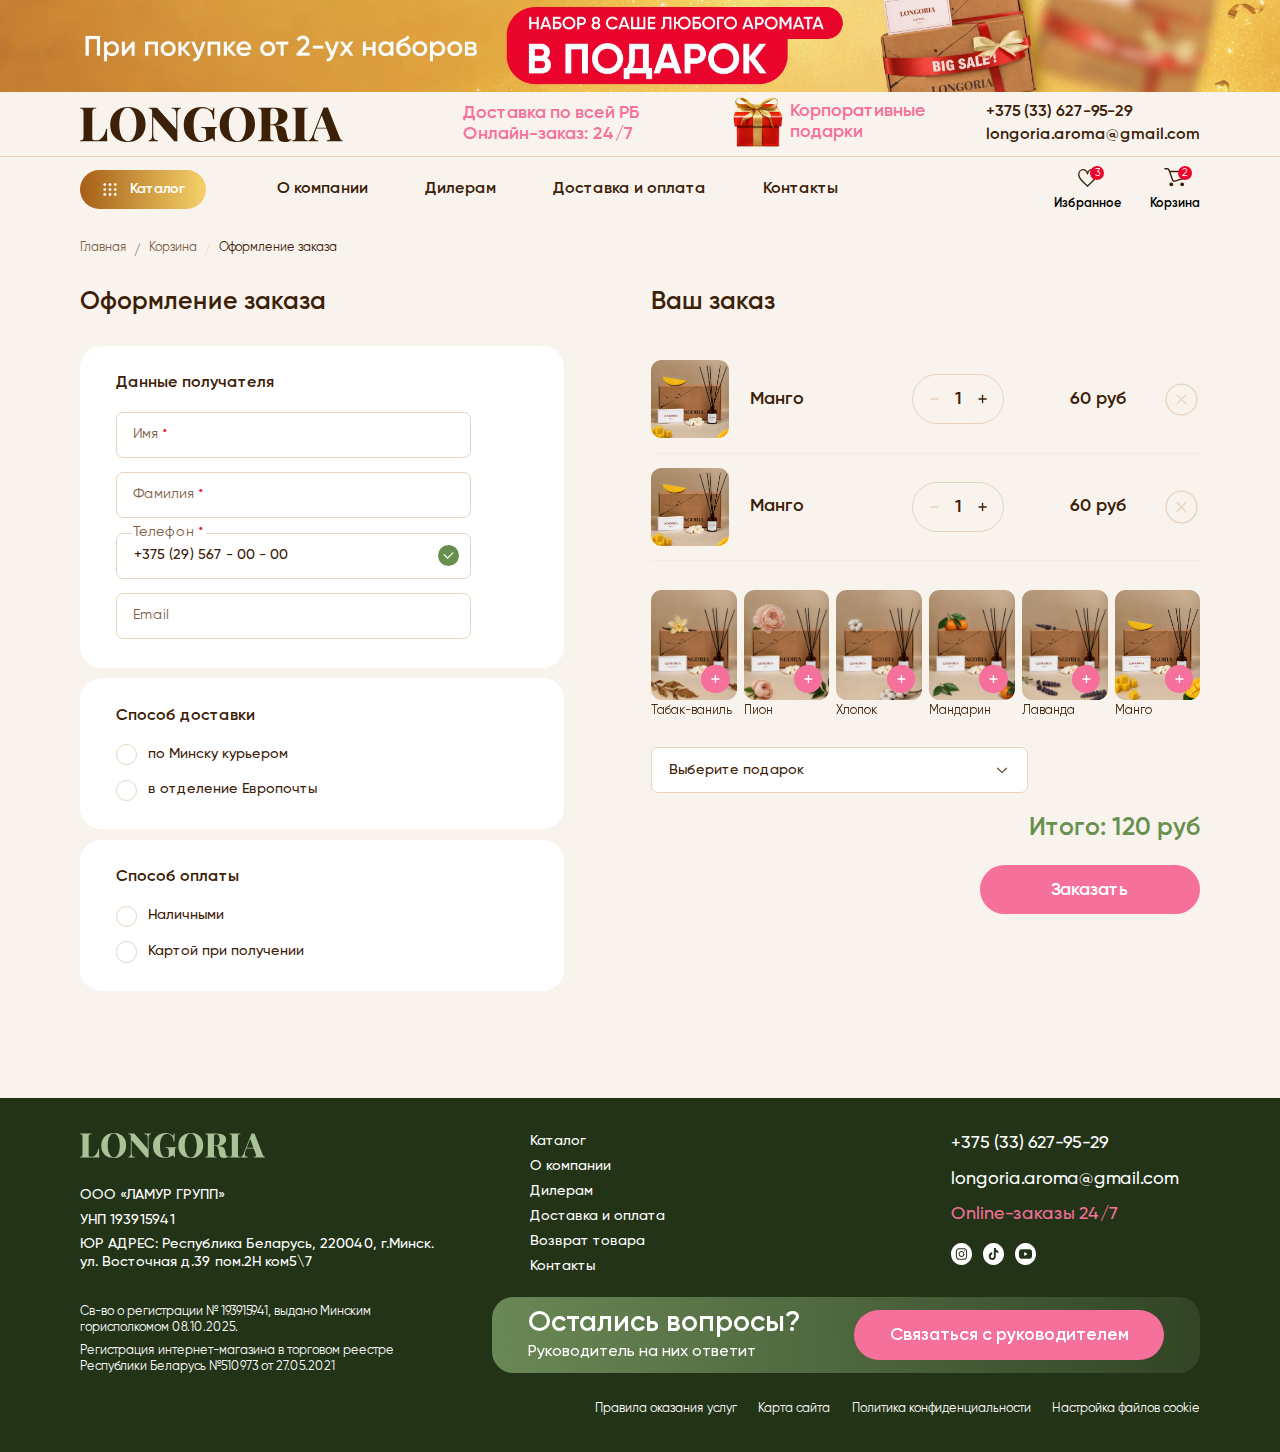
<file: order4.html>
<!DOCTYPE html>
<html lang="ru">

<head>
    <meta charset="UTF-8">
    <meta name="viewport" content="width=device-width, initial-scale=1.0">
    <meta name="description" content="">
    <meta name="keywords" content="">
    <meta name="color-scheme" content="light only">
    <link rel="stylesheet" href="css/fancybox.css">
    <link rel="stylesheet" href="css/swiper-bundle.min.css">
    <link rel="stylesheet" href="css/nice-select.css">
    <link rel="stylesheet" href="css/style.min.css">
    <link rel="icon" href="img/favicon.svg" type="image/svg+xml">
    <title>Оформление заказа</title>
</head>


<body class="m-page">
    <div class="wrapper">
        <header class="header">
            <div class="header-banner">
                <img src="img/main-banner.webp" alt="" class="_view1">
                <img src="img/main-banner2.webp" alt="" class="_view2">
            </div>

            <div class="header-top">
                <div class="container">
                    <div class="header-top__inner _flex-between">
                        <a href="" class="header__logo">
                            <img src="img/logo2.svg" alt="">
                        </a>

                        <div class="header-contacts">
                            <div class="header-contacts__show">
                                <img src="img/arrow-bottom.svg" alt="">
                            </div>
                            <div class="header-contacts__hidden">
                                <div class="header-contacts__info pink-text">
                                    <div class="h5">Доставка по всей РБ</div>
                                    <div class="h5">Онлайн-заказ: 24/7</div>
                                </div>
                                <div class="header-contacts__links">
                                    <a href="tel:+375 (33) 627-95-29" class="header-contacts__link text18 semi-bold-text h4-mob">
                                        +375 (33) 627-95-29
                                    </a>
                                    <a href="mailto:longoria.aroma@gmail.com" class="header-contacts__link text18 semi-bold-text h4-mob">
                                        longoria.aroma@gmail.com
                                    </a>
                                </div>
                                <div class="socials">
                                    <a href="" class="socials__item">
                                        <img src="img/ig2.svg" alt="">
                                    </a>
                                    <a href="" class="socials__item">
                                        <img src="img/tt2.svg" alt="">
                                    </a>
                                    <a href="" class="socials__item">
                                        <img src="img/youtube2.svg" alt="">
                                    </a>
                                </div>

                            </div>
                        </div>
                        <button class="burger _toggle-menu">
                            <img src="img/burger.svg" alt="">
                        </button>
                    </div>
                </div>
            </div>
            <div class="header-bottom">
                <div class="container">
                    <div class="header-bottom__inner _flex">
                        <div class="header-catalog">
                            <div class="header-catalog__show">
                                <img src="img/icon-catalog.svg" alt="">
                                <span>Каталог </span>
                            </div>
                            <div class="header-catalog__hidden">
                                <div class="header-catalog__links">
                                    <a href="" class="header-catalog__link">
                                        <span class="text18 text16-tablet">Подарочные наборы</span>
                                    </a>
                                    <a href="" class="header-catalog__link">
                                        <span class="text18 text16-tablet">Аромадиффузоры</span>
                                    </a>
                                    <a href="" class="header-catalog__link">
                                        <span class="text18 text16-tablet">Саше</span>
                                    </a>
                                </div>
                            </div>
                        </div>

                        <div class="menu">
                            <button class="menu__close _toggle-menu">
                                <img src="img/close.svg" alt="">
                            </button>
                            <nav class="nav">
                                <ul>
                                    <li><a href="">О компании</a></li>
                                    <li><a href="">Дилерам</a></li>
                                    <li><a href="">Доставка и оплата</a></li>
                                    <li><a href="">Контакты</a></li>
                                </ul>
                            </nav>
                            <div class="header-gift">
                                <img src="img/gift.webp" alt="">
                                <span class="h5 text16-tablet pink-text">
                        Корпоративные <br> подарки
                    </span>
                            </div>
                        </div>

                        <div class="header-action">
                            <button class="header-action__btn">
                                <img src="img/favourite3.svg" alt="">
                                <span class="header-action__btn-title">
                        Избранное
                    </span>
                                <span class="pin">3</span>
                            </button>
                            <button class="header-action__btn">
                                <img src="img/cart2.svg" alt="">
                                <span class="header-action__btn-title">
                        Корзина
                    </span>
                                <span class="pin">2</span>
                            </button>
                        </div>
                    </div>
                </div>
            </div>

        </header>
        <main class="content">

            <div class="order m-section _first">
                <div class="container">
                    <div class="breadcrumbs">
                        <ul>
                            <li><a href="">Главная</a></li>
                            <li><a href="">Корзина</a></li>
                            <li><span>Оформление заказа</span></li>
                        </ul>
                    </div>
                    <div class="order__inner">
                        <div class="order__col">
                            <div class="h4">
                                Оформление заказа
                            </div>
                            <div class="order__groups">
                                <div class="order-group">
                                    <div class="text18 semi-bold-text">
                                        Данные получателя
                                    </div>
                                    <div class="order-group__fields">
                                        <div class="fg fg-dynamic">
                                            <input type="text">
                                            <label>Имя <span class="red-text">*</span></label>
                                        </div>
                                        <div class="fg fg-dynamic">
                                            <input type="text">
                                            <label>Фамилия <span class="red-text">*</span></label>
                                        </div>
                                        <div class="fg fg-dynamic _success">
                                            <input type="tel" value="+375 (29) 567 - 00 - 00">
                                            <label>Телефон <span class="red-text">*</span></label>
                                        </div>
                                        <div class="fg fg-dynamic">
                                            <input type="text">
                                            <label>Email</label>
                                        </div>
                                    </div>
                                </div>
                                <div class="order-group">
                                    <div class="text18 semi-bold-text">
                                        Способ доставки
                                    </div>
                                    <div class="order-group__radios">
                                        <div class="delivery-item">
                                            <input type="radio" name="deliveryWay">
                                            <div class="m-radio">
                                                <label>по Минску курьером</label>
                                            </div>
                                            <div class="delivery-item__bottom">
                                                <div class="delivery-item__grid">
                                                    <div class="fg fg-dynamic _full">
                                                        <input type="text">
                                                        <label>Улица, дом <span class="red-text">*</span></label>
                                                    </div>
                                                    <div class="fg fg-dynamic">
                                                        <input type="text">
                                                        <label>Квартира<span class="red-text">*</span></label>
                                                    </div>
                                                    <div class="fg fg-dynamic">
                                                        <input type="text">
                                                        <label>Подъезд</label>
                                                    </div>
                                                    <div class="fg fg-dynamic">
                                                        <input type="text">
                                                        <label>Этаж</label>
                                                    </div>
                                                </div>
                                            </div>
                                        </div>
                                        <div class="delivery-item">
                                            <input type="radio" name="deliveryWay">
                                            <div class="m-radio">
                                                <label>в отделение Европочты</label>
                                            </div>
                                            <div class="delivery-item__bottom">
                                                <div class="fg fg-dynamic">
                                                    <input type="text">
                                                    <label>Номер отделения Европочты</label>
                                                </div>
                                            </div>
                                        </div>
                                    </div>
                                </div>
                                <div class="order-group">
                                    <div class="text18 semi-bold-text">
                                        Способ оплаты
                                    </div>
                                    <div class="order-group__radios">
                                        <div class="m-radio">
                                            <input type="radio" name="payWay">
                                            <label>Наличными</label>
                                        </div>
                                        <div class="m-radio">
                                            <input type="radio" name="payWay">
                                            <label>Картой при получении</label>
                                        </div>
                                    </div>
                                </div>
                            </div>

                        </div>
                        <div class="order__col2">
                            <div class="order-step">
                                <div class="h4">
                                    Ваш заказ
                                </div>
                                <div class="order-step__items">
                                    <div class="order-item">
                                        <div class="order-item__col">
                                            <div class="order-item__img">
                                                <img src="img/product-img.webp" alt="">
                                            </div>
                                            <div class="order-item__text">
                                                <div class="h5">
                                                    Манго
                                                </div>
                                            </div>
                                            <div class="order-item__count">
                                                <div class='cartcalc'>
                                                    <button class='ccalc-minus'>
                                                        <svg xmlns="http://www.w3.org/2000/svg" width="16" height="16" viewBox="0 0 16 16" fill="none">
                                                            <path d="M4.5 8H12.5" stroke="#3C2008" stroke-width="1.5" stroke-linecap="round" stroke-linejoin="round" />
                                                        </svg>
                                                    </button>
                                                    <input type='text' value='1'>
                                                    <button class='ccalc-plus'>
                                                        <svg xmlns="http://www.w3.org/2000/svg" width="16" height="16" viewBox="0 0 16 16" fill="none">
                                                            <path d="M8.5 4V12" stroke="#3C2008" stroke-width="1.5" stroke-linecap="round" stroke-linejoin="round" />
                                                            <path d="M4.5 8H12.5" stroke="#3C2008" stroke-width="1.5" stroke-linecap="round" stroke-linejoin="round" />
                                                        </svg>
                                                    </button>
                                                </div>

                                            </div>
                                        </div>
                                        <div class="order-item__col2">
                                            <div class="order-item__price">
                                                <div class="h5">
                                                    60 руб
                                                </div>
                                            </div>
                                            <button class="order-item__remove">
                                                <img src="img/close2.svg" alt="">
                                            </button>
                                        </div>
                                    </div>

                                    <div class="order-item">
                                        <div class="order-item__col">
                                            <div class="order-item__img">
                                                <img src="img/product-img.webp" alt="">
                                            </div>
                                            <div class="order-item__text">
                                                <div class="h5">
                                                    Манго
                                                </div>
                                            </div>
                                            <div class="order-item__count">
                                                <div class='cartcalc'>
                                                    <button class='ccalc-minus'>
                                                        <svg xmlns="http://www.w3.org/2000/svg" width="16" height="16" viewBox="0 0 16 16" fill="none">
                                                            <path d="M4.5 8H12.5" stroke="#3C2008" stroke-width="1.5" stroke-linecap="round" stroke-linejoin="round" />
                                                        </svg>
                                                    </button>
                                                    <input type='text' value='1'>
                                                    <button class='ccalc-plus'>
                                                        <svg xmlns="http://www.w3.org/2000/svg" width="16" height="16" viewBox="0 0 16 16" fill="none">
                                                            <path d="M8.5 4V12" stroke="#3C2008" stroke-width="1.5" stroke-linecap="round" stroke-linejoin="round" />
                                                            <path d="M4.5 8H12.5" stroke="#3C2008" stroke-width="1.5" stroke-linecap="round" stroke-linejoin="round" />
                                                        </svg>
                                                    </button>
                                                </div>

                                            </div>
                                        </div>
                                        <div class="order-item__col2">
                                            <div class="order-item__price">
                                                <div class="h5">
                                                    60 руб
                                                </div>
                                            </div>
                                            <button class="order-item__remove">
                                                <img src="img/close2.svg" alt="">
                                            </button>
                                        </div>
                                    </div>

                                </div>
                                <div class="order-suggest">
                                    <div class="order-products">
                                        <div class="products-slider slider2">
                                            <div class="slider__wrap">
                                                <div class="swiper-container">
                                                    <div class="swiper-wrapper">
                                                        <div class="swiper-slide">
                                                            <div class="product-card2">
                                                                <div class="product-card2__top">
                                                                    <div class="product-card2__img">
                                                                        <img src="img/product-img4-mini.webp" alt="">
                                                                    </div>
                                                                    <button class="_js-cart-btn product-card2__btn"></button>
                                                                </div>
                                                                <a href="" class="text14">
                                                                    Табак-ваниль
                                                                </a>
                                                            </div>

                                                        </div>
                                                        <div class="swiper-slide">
                                                            <div class="product-card2">
                                                                <div class="product-card2__top">
                                                                    <div class="product-card2__img">
                                                                        <img src="img/product-img2-mini.webp" alt="">
                                                                    </div>
                                                                    <button class="_js-cart-btn product-card2__btn"></button>
                                                                </div>
                                                                <a href="" class="text14">
                                                                    Пион
                                                                </a>
                                                            </div>

                                                        </div>
                                                        <div class="swiper-slide">
                                                            <div class="product-card2">
                                                                <div class="product-card2__top">
                                                                    <div class="product-card2__img">
                                                                        <img src="img/product-img3-mini.webp" alt="">
                                                                    </div>
                                                                    <button class="_js-cart-btn product-card2__btn"></button>
                                                                </div>
                                                                <a href="" class="text14">
                                                                    Хлопок
                                                                </a>
                                                            </div>

                                                        </div>
                                                        <div class="swiper-slide">
                                                            <div class="product-card2">
                                                                <div class="product-card2__top">
                                                                    <div class="product-card2__img">
                                                                        <img src="img/product-img5-mini.webp" alt="">
                                                                    </div>
                                                                    <button class="_js-cart-btn product-card2__btn"></button>
                                                                </div>
                                                                <a href="" class="text14">
                                                                    Мандарин
                                                                </a>
                                                            </div>

                                                        </div>
                                                        <div class="swiper-slide">
                                                            <div class="product-card2">
                                                                <div class="product-card2__top">
                                                                    <div class="product-card2__img">
                                                                        <img src="img/product-img6-mini.webp" alt="">
                                                                    </div>
                                                                    <button class="_js-cart-btn product-card2__btn"></button>
                                                                </div>
                                                                <a href="" class="text14">
                                                                    Лаванда
                                                                </a>
                                                            </div>

                                                        </div>
                                                        <div class="swiper-slide">
                                                            <div class="product-card2">
                                                                <div class="product-card2__top">
                                                                    <div class="product-card2__img">
                                                                        <img src="img/product-img-mini.webp" alt="">
                                                                    </div>
                                                                    <button class="_js-cart-btn product-card2__btn"></button>
                                                                </div>
                                                                <a href="" class="text14">
                                                                    Манго
                                                                </a>
                                                            </div>

                                                        </div>
                                                    </div>
                                                </div>
                                            </div>
                                        </div>
                                    </div>

                                    <div class="fg">
                                        <select>
                                            <option selected hidden disabled>
                                                Выберите подарок
                                            </option>
                                            <option>Лаванда</option>
                                            <option>Манго</option>
                                            <option>Мандарин</option>
                                            <option>Пион</option>
                                            <option>Табак-ваниль</option>
                                            <option>Хлопок</option>
                                        </select>
                                    </div>

                                </div>
                            </div>

                            <div class="order-sum">
                                <div class="order-sum__price h4 green-text">
                                    Итого: 120 руб
                                </div>
                                <div class="order-sum__nav">
                                    <button class="order-sum__btn m-btn m-btn-pink">
                                        <span>Заказать</span>
                                    </button>
                                </div>
                            </div>

                        </div>
                    </div>
                </div>
            </div>

        </main>
        <footer class="footer">
            <div class="container">
                <div class="footer__top">
                    <div class="footer__top-col">
                        <a href="" class="footer__logo">
                            <img src="img/logo.svg" alt="">
                        </a>
                        <div class="footer-info medium-text">
                            <div class="text16 text14-tablet">
                                ООО «ЛАМУР ГРУПП»
                            </div>
                            <div class="text16 text14-tablet">
                                УНП 193915941
                            </div>
                            <div class="text16 text14-tablet">
                                ЮР АДРЕС: Республика Беларусь, 220040, г.Минск. <span class="_no-wrap">ул. Восточная д.39</span> пом.2Н ком5\7
                            </div>
                        </div>
                        <div class="footer-info2">
                            <div class="text14">
                                Св-во о регистрации № 193915941, выдано Минским горисполкомом 08.10.2025.
                            </div>
                            <div class="text14">
                                Регистрация интернет-магазина в торговом реестре Республики Беларусь №510973 от 27.05.2021
                            </div>
                        </div>
                    </div>
                    <div class="footer__top-col2">
                        <div class="footer-wrap">
                            <div class="footer-nav">
                                <ul>
                                    <li><a href="">Каталог</a></li>
                                    <li><a href="">О компании</a></li>
                                    <li><a href="">Дилерам</a></li>
                                    <li><a href="">Доставка и оплата</a></li>
                                    <li><a href="">Возврат товара</a></li>
                                    <li><a href="">Контакты</a></li>
                                </ul>
                            </div>
                            <div class="footer-contacts">
                                <div class="footer-contacts__items medium-text">
                                    <div class="text20 text18-tablet">
                                        <a href="tel:+375336279529">
                                            +375 (33) 627-95-29
                                        </a>
                                    </div>
                                    <div class="text20 text18-tablet">
                                        <a href="mailto:longoria.aroma@gmail.com">
                                            longoria.aroma@gmail.com
                                        </a>
                                    </div>
                                    <div class="text20 text18-tablet pink-text">
                                        Online-заказы 24/7
                                    </div>
                                </div>
                                <div class="socials">
                                    <a href="" class="socials__item">
                                        <img src="img/ig.svg" alt="">
                                    </a>
                                    <a href="" class="socials__item">
                                        <img src="img/tt.svg" alt="">
                                    </a>
                                    <a href="" class="socials__item">
                                        <img src="img/youtube.svg" alt="">
                                    </a>
                                </div>

                            </div>
                        </div>
                        <div class="footer-consult">
                            <div class="footer-consult__content">
                                <div class="h3 h4-mob">
                                    Остались вопросы?
                                </div>
                                <div class="text18 text16-tablet medium-text">
                                    Руководитель на них ответит
                                </div>
                            </div>
                            <button class="footer-consult__btn m-btn m-btn-pink">
                                <span>Связаться с руководителем</span>
                            </button>
                        </div>
                    </div>
                </div>
                <div class="footer__bottom">
                    <a href="" class="footer__link text14 text12-tablet">Правила оказания услуг</a>
                    <a href="" class="footer__link text14 text12-tablet">Карта сайта</a>
                    <a href="" class="footer__link text14 text12-tablet">Политика конфиденциальности</a>
                    <a href="" class="footer__link text14 text12-tablet">Настройка файлов cookie</a>
                </div>
            </div>

        </footer>
    </div>

    <div class="modal review-modal" id="reviewModal">
        <div class="modal__bg modal-bg _close-modal"></div>
        <div class="modal__dialog">
            <div class="review-modal__text text18 text16-tablet"></div>

            <button class="close-btn _close-modal">
                <img src="img/close.svg" alt="">
            </button>
        </div>
    </div>

    <div class="modal gift-modal" id="giftModal">
        <div class="modal__bg modal-bg _close-modal"></div>
        <div class="modal__dialog">
            <div class="gift-modal__grid">
                <div class="gift-modal__col">
                    <div class="product-sale">
                        <div class="sale__inner">
                            <div class="sale__top">
                                <h2 class="sale__title h1">
                                    акция
                                </h2>
                            </div>
                            <div class="sale__subtitle">
                                <div class="h4 h5-tablet">
                                    При покупке от 2-ух наборов
                                </div>
                            </div>
                            <div class="sale-gift">
                                <div class="sale-gift__row">
                                    <div class="h4 text17-tablet">
                                        набор 8 саше любого аромата
                                    </div>
                                </div>
                                <div class="sale-gift__row2">
                                    <div class="sale-gift__title">
                                        в подарок
                                    </div>
                                </div>
                            </div>
                            <img src="img/sale.webp" alt="" class="sale__img">
                            <div class="sale__nav">
                                <a href="" class="sale__link m-btn m-btn-brown">
                                    <span>Выбрать ароматы</span>
                                </a>
                            </div>
                        </div>

                    </div>
                </div>
                <div class="gift-modal__col2">
                    <div class="h3 h4-mob">
                        Идеальный подарок <br> себе и близким
                    </div>
                    <div class="gift-modal__fields">
                        <div class="fg">
                            <select>
                                <option selected hidden disabled>
                                    Выберите 1 аромат
                                </option>
                                <option>Лаванда</option>
                                <option>Манго</option>
                                <option>Мандарин</option>
                                <option>Пион</option>
                                <option>Табак-ваниль</option>
                                <option>Хлопок</option>
                            </select>
                        </div>

                        <div class="fg">
                            <select>
                                <option selected hidden disabled>
                                    Выберите 2 аромат
                                </option>
                                <option>Лаванда</option>
                                <option>Манго</option>
                                <option>Мандарин</option>
                                <option>Пион</option>
                                <option>Табак-ваниль</option>
                                <option>Хлопок</option>
                            </select>
                        </div>

                        <div class="fg">
                            <select disabled>
                                <option selected hidden disabled>
                                    Выберите подарок
                                </option>
                                <option>Лаванда</option>
                                <option>Манго</option>
                                <option>Мандарин</option>
                                <option>Пион</option>
                                <option>Табак-ваниль</option>
                                <option>Хлопок</option>
                            </select>
                        </div>

                    </div>
                    <div class="gift-modal__nav">
                        <button class="gift-modal__btn m-btn m-btn-pink">
                            <span>В корзину</span>
                        </button>
                        <button class="gift-modal__btn m-btn m-btn-pink-outline">
                            <span>Купить сейчас</span>
                        </button>
                    </div>
                </div>
            </div>

            <button class="close-btn _close-modal">
                <img src="img/close.svg" alt="">
            </button>
        </div>
    </div>

    <div class="modal order-modal" id="orderModal">
        <div class="modal__bg modal-bg _close-modal"></div>
        <div class="modal__dialog">
            <div class="order-modal__inner">
                <div class="order-step">
                    <div class="h4">
                        Ваш заказ
                    </div>
                    <div class="order-step__items">
                        <div class="order-item">
                            <div class="order-item__col">
                                <div class="order-item__img">
                                    <img src="img/product-img.webp" alt="">
                                </div>
                                <div class="order-item__text">
                                    <div class="h5">
                                        Манго
                                    </div>
                                </div>
                                <div class="order-item__count">
                                    <div class='cartcalc'>
                                        <button class='ccalc-minus'>
                                            <svg xmlns="http://www.w3.org/2000/svg" width="16" height="16" viewBox="0 0 16 16" fill="none">
                                                <path d="M4.5 8H12.5" stroke="#3C2008" stroke-width="1.5" stroke-linecap="round" stroke-linejoin="round" />
                                            </svg>
                                        </button>
                                        <input type='text' value='1'>
                                        <button class='ccalc-plus'>
                                            <svg xmlns="http://www.w3.org/2000/svg" width="16" height="16" viewBox="0 0 16 16" fill="none">
                                                <path d="M8.5 4V12" stroke="#3C2008" stroke-width="1.5" stroke-linecap="round" stroke-linejoin="round" />
                                                <path d="M4.5 8H12.5" stroke="#3C2008" stroke-width="1.5" stroke-linecap="round" stroke-linejoin="round" />
                                            </svg>
                                        </button>
                                    </div>

                                </div>
                            </div>
                            <div class="order-item__col2">
                                <div class="order-item__price">
                                    <div class="h5">
                                        60 руб
                                    </div>
                                </div>
                                <button class="order-item__remove">
                                    <img src="img/close2.svg" alt="">
                                </button>
                            </div>
                        </div>

                        <div class="order-item">
                            <div class="order-item__col">
                                <div class="order-item__img">
                                    <img src="img/product-img.webp" alt="">
                                </div>
                                <div class="order-item__text">
                                    <div class="h5">
                                        Манго
                                    </div>
                                </div>
                                <div class="order-item__count">
                                    <div class='cartcalc'>
                                        <button class='ccalc-minus'>
                                            <svg xmlns="http://www.w3.org/2000/svg" width="16" height="16" viewBox="0 0 16 16" fill="none">
                                                <path d="M4.5 8H12.5" stroke="#3C2008" stroke-width="1.5" stroke-linecap="round" stroke-linejoin="round" />
                                            </svg>
                                        </button>
                                        <input type='text' value='1'>
                                        <button class='ccalc-plus'>
                                            <svg xmlns="http://www.w3.org/2000/svg" width="16" height="16" viewBox="0 0 16 16" fill="none">
                                                <path d="M8.5 4V12" stroke="#3C2008" stroke-width="1.5" stroke-linecap="round" stroke-linejoin="round" />
                                                <path d="M4.5 8H12.5" stroke="#3C2008" stroke-width="1.5" stroke-linecap="round" stroke-linejoin="round" />
                                            </svg>
                                        </button>
                                    </div>

                                </div>
                            </div>
                            <div class="order-item__col2">
                                <div class="order-item__price">
                                    <div class="h5">
                                        60 руб
                                    </div>
                                </div>
                                <button class="order-item__remove">
                                    <img src="img/close2.svg" alt="">
                                </button>
                            </div>
                        </div>

                    </div>
                </div>

                <div class="order-sum">
                    <div class="order-sum__price h4 green-text">
                        Итого: 120 руб
                    </div>
                    <div class="order-sum__nav">
                        <button class="order-sum__btn m-btn m-btn-pink-outline">
                            <span>Продолжить покупки</span>
                        </button>
                        <button class="order-sum__btn m-btn m-btn-pink">
                            <span>Оформить заказ</span>
                        </button>
                    </div>
                </div>

            </div>

            <button class="close-btn _close-modal">
                <img src="img/close.svg" alt="">
            </button>
        </div>
    </div>

    <div class="modal order-modal" id="orderModal2">
        <div class="modal__bg modal-bg _close-modal"></div>
        <div class="modal__dialog">
            <div class="order-modal__inner">
                <div class="order-step">
                    <div class="h4">
                        Ваш заказ
                    </div>
                    <div class="order-step__items">
                        <div class="order-item">
                            <div class="order-item__col">
                                <div class="order-item__img">
                                    <img src="img/product-img.webp" alt="">
                                </div>
                                <div class="order-item__text">
                                    <div class="h5">
                                        Манго
                                    </div>
                                </div>
                                <div class="order-item__count">
                                    <div class='cartcalc'>
                                        <button class='ccalc-minus'>
                                            <svg xmlns="http://www.w3.org/2000/svg" width="16" height="16" viewBox="0 0 16 16" fill="none">
                                                <path d="M4.5 8H12.5" stroke="#3C2008" stroke-width="1.5" stroke-linecap="round" stroke-linejoin="round" />
                                            </svg>
                                        </button>
                                        <input type='text' value='1'>
                                        <button class='ccalc-plus'>
                                            <svg xmlns="http://www.w3.org/2000/svg" width="16" height="16" viewBox="0 0 16 16" fill="none">
                                                <path d="M8.5 4V12" stroke="#3C2008" stroke-width="1.5" stroke-linecap="round" stroke-linejoin="round" />
                                                <path d="M4.5 8H12.5" stroke="#3C2008" stroke-width="1.5" stroke-linecap="round" stroke-linejoin="round" />
                                            </svg>
                                        </button>
                                    </div>

                                </div>
                            </div>
                            <div class="order-item__col2">
                                <div class="order-item__price">
                                    <div class="h5">
                                        60 руб
                                    </div>
                                </div>
                                <button class="order-item__remove">
                                    <img src="img/close2.svg" alt="">
                                </button>
                            </div>
                        </div>

                        <div class="order-item">
                            <div class="order-item__col">
                                <div class="order-item__img">
                                    <img src="img/product-img.webp" alt="">
                                </div>
                                <div class="order-item__text">
                                    <div class="h5">
                                        Манго
                                    </div>
                                </div>
                                <div class="order-item__count">
                                    <div class='cartcalc'>
                                        <button class='ccalc-minus'>
                                            <svg xmlns="http://www.w3.org/2000/svg" width="16" height="16" viewBox="0 0 16 16" fill="none">
                                                <path d="M4.5 8H12.5" stroke="#3C2008" stroke-width="1.5" stroke-linecap="round" stroke-linejoin="round" />
                                            </svg>
                                        </button>
                                        <input type='text' value='1'>
                                        <button class='ccalc-plus'>
                                            <svg xmlns="http://www.w3.org/2000/svg" width="16" height="16" viewBox="0 0 16 16" fill="none">
                                                <path d="M8.5 4V12" stroke="#3C2008" stroke-width="1.5" stroke-linecap="round" stroke-linejoin="round" />
                                                <path d="M4.5 8H12.5" stroke="#3C2008" stroke-width="1.5" stroke-linecap="round" stroke-linejoin="round" />
                                            </svg>
                                        </button>
                                    </div>

                                </div>
                            </div>
                            <div class="order-item__col2">
                                <div class="order-item__price">
                                    <div class="h5">
                                        60 руб
                                    </div>
                                </div>
                                <button class="order-item__remove">
                                    <img src="img/close2.svg" alt="">
                                </button>
                            </div>
                        </div>

                    </div>
                    <div class="order-suggest">
                        <div class="h5 pink-text">
                            Вы добавили 2 набора.
                            <br>
            Выберите аромат бесплатного набора
                        </div>
                        <div class="fg">
                            <select>
                                <option selected hidden disabled>
                                    Выберите подарок
                                </option>
                                <option>Лаванда</option>
                                <option>Манго</option>
                                <option>Мандарин</option>
                                <option>Пион</option>
                                <option>Табак-ваниль</option>
                                <option>Хлопок</option>
                            </select>
                        </div>

                    </div>
                </div>

                <div class="order-sum">
                    <div class="order-sum__price h4 green-text">
                        Итого: 120 руб
                    </div>
                    <div class="order-sum__nav">
                        <button class="order-sum__btn m-btn m-btn-pink-outline">
                            <span>Продолжить покупки</span>
                        </button>
                        <button class="order-sum__btn m-btn m-btn-pink">
                            <span>Оформить заказ</span>
                        </button>
                    </div>
                </div>

            </div>

            <button class="close-btn _close-modal">
                <img src="img/close.svg" alt="">
            </button>
        </div>
    </div>

    <div class="modal order-modal" id="orderModal3">
        <div class="modal__bg modal-bg _close-modal"></div>
        <div class="modal__dialog">
            <div class="order-modal__inner">
                <div class="order-step">
                    <div class="h4">
                        Ваш заказ
                    </div>
                    <div class="order-step__items">
                        <div class="order-item">
                            <div class="order-item__col">
                                <div class="order-item__img">
                                    <img src="img/product-img.webp" alt="">
                                </div>
                                <div class="order-item__text">
                                    <div class="h5">
                                        Манго
                                    </div>
                                </div>
                                <div class="order-item__count">
                                    <div class='cartcalc'>
                                        <button class='ccalc-minus'>
                                            <svg xmlns="http://www.w3.org/2000/svg" width="16" height="16" viewBox="0 0 16 16" fill="none">
                                                <path d="M4.5 8H12.5" stroke="#3C2008" stroke-width="1.5" stroke-linecap="round" stroke-linejoin="round" />
                                            </svg>
                                        </button>
                                        <input type='text' value='1'>
                                        <button class='ccalc-plus'>
                                            <svg xmlns="http://www.w3.org/2000/svg" width="16" height="16" viewBox="0 0 16 16" fill="none">
                                                <path d="M8.5 4V12" stroke="#3C2008" stroke-width="1.5" stroke-linecap="round" stroke-linejoin="round" />
                                                <path d="M4.5 8H12.5" stroke="#3C2008" stroke-width="1.5" stroke-linecap="round" stroke-linejoin="round" />
                                            </svg>
                                        </button>
                                    </div>

                                </div>
                            </div>
                            <div class="order-item__col2">
                                <div class="order-item__price">
                                    <div class="h5">
                                        60 руб
                                    </div>
                                </div>
                                <button class="order-item__remove">
                                    <img src="img/close2.svg" alt="">
                                </button>
                            </div>
                        </div>

                    </div>
                    <div class="order-suggest">
                        <div class="h5 pink-text">
                            Закажи еще 1 набор и получи <br>набор аромасаше из 8 шт в подарок
                        </div>
                        <div class="order-products">
                            <div class="products-slider slider2">
                                <div class="slider__wrap">
                                    <div class="swiper-container">
                                        <div class="swiper-wrapper">
                                            <div class="swiper-slide">
                                                <div class="product-card2">
                                                    <div class="product-card2__top">
                                                        <div class="product-card2__img">
                                                            <img src="img/product-img4-mini.webp" alt="">
                                                        </div>
                                                        <button class="_js-cart-btn product-card2__btn"></button>
                                                    </div>
                                                    <a href="" class="text14">
                                                        Табак-ваниль
                                                    </a>
                                                </div>

                                            </div>
                                            <div class="swiper-slide">
                                                <div class="product-card2">
                                                    <div class="product-card2__top">
                                                        <div class="product-card2__img">
                                                            <img src="img/product-img2-mini.webp" alt="">
                                                        </div>
                                                        <button class="_js-cart-btn product-card2__btn"></button>
                                                    </div>
                                                    <a href="" class="text14">
                                                        Пион
                                                    </a>
                                                </div>

                                            </div>
                                            <div class="swiper-slide">
                                                <div class="product-card2">
                                                    <div class="product-card2__top">
                                                        <div class="product-card2__img">
                                                            <img src="img/product-img3-mini.webp" alt="">
                                                        </div>
                                                        <button class="_js-cart-btn product-card2__btn"></button>
                                                    </div>
                                                    <a href="" class="text14">
                                                        Хлопок
                                                    </a>
                                                </div>

                                            </div>
                                            <div class="swiper-slide">
                                                <div class="product-card2">
                                                    <div class="product-card2__top">
                                                        <div class="product-card2__img">
                                                            <img src="img/product-img5-mini.webp" alt="">
                                                        </div>
                                                        <button class="_js-cart-btn product-card2__btn"></button>
                                                    </div>
                                                    <a href="" class="text14">
                                                        Мандарин
                                                    </a>
                                                </div>

                                            </div>
                                            <div class="swiper-slide">
                                                <div class="product-card2">
                                                    <div class="product-card2__top">
                                                        <div class="product-card2__img">
                                                            <img src="img/product-img6-mini.webp" alt="">
                                                        </div>
                                                        <button class="_js-cart-btn product-card2__btn"></button>
                                                    </div>
                                                    <a href="" class="text14">
                                                        Лаванда
                                                    </a>
                                                </div>

                                            </div>
                                            <div class="swiper-slide">
                                                <div class="product-card2">
                                                    <div class="product-card2__top">
                                                        <div class="product-card2__img">
                                                            <img src="img/product-img-mini.webp" alt="">
                                                        </div>
                                                        <button class="_js-cart-btn product-card2__btn"></button>
                                                    </div>
                                                    <a href="" class="text14">
                                                        Манго
                                                    </a>
                                                </div>

                                            </div>
                                        </div>
                                    </div>
                                </div>
                            </div>
                        </div>

                        <div class="fg">
                            <select disabled>
                                <option selected hidden disabled>
                                    Выберите подарок
                                </option>
                                <option>Лаванда</option>
                                <option>Манго</option>
                                <option>Мандарин</option>
                                <option>Пион</option>
                                <option>Табак-ваниль</option>
                                <option>Хлопок</option>
                            </select>
                        </div>

                    </div>
                </div>

                <div class="order-sum">
                    <div class="order-sum__price h4 green-text">
                        Итого: 120 руб
                    </div>
                    <div class="order-sum__nav">
                        <button class="order-sum__btn m-btn m-btn-pink-outline">
                            <span>Продолжить покупки</span>
                        </button>
                        <button class="order-sum__btn m-btn m-btn-pink">
                            <span>Оформить заказ</span>
                        </button>
                    </div>
                </div>

            </div>

            <button class="close-btn _close-modal">
                <img src="img/close.svg" alt="">
            </button>
        </div>
    </div>

    <div class="modal order-modal" id="orderModal4">
        <div class="modal__bg modal-bg _close-modal"></div>
        <div class="modal__dialog">
            <div class="order-modal__inner">
                <div class="order-step">
                    <div class="h4">
                        Ваш заказ
                    </div>
                    <div class="order-step__items">
                        <div class="order-item">
                            <div class="order-item__col">
                                <div class="order-item__img">
                                    <img src="img/product-img.webp" alt="">
                                </div>
                                <div class="order-item__text">
                                    <div class="h5">
                                        Манго
                                    </div>
                                </div>
                                <div class="order-item__count">
                                    <div class='cartcalc'>
                                        <button class='ccalc-minus'>
                                            <svg xmlns="http://www.w3.org/2000/svg" width="16" height="16" viewBox="0 0 16 16" fill="none">
                                                <path d="M4.5 8H12.5" stroke="#3C2008" stroke-width="1.5" stroke-linecap="round" stroke-linejoin="round" />
                                            </svg>
                                        </button>
                                        <input type='text' value='1'>
                                        <button class='ccalc-plus'>
                                            <svg xmlns="http://www.w3.org/2000/svg" width="16" height="16" viewBox="0 0 16 16" fill="none">
                                                <path d="M8.5 4V12" stroke="#3C2008" stroke-width="1.5" stroke-linecap="round" stroke-linejoin="round" />
                                                <path d="M4.5 8H12.5" stroke="#3C2008" stroke-width="1.5" stroke-linecap="round" stroke-linejoin="round" />
                                            </svg>
                                        </button>
                                    </div>

                                </div>
                            </div>
                            <div class="order-item__col2">
                                <div class="order-item__price">
                                    <div class="h5">
                                        60 руб
                                    </div>
                                </div>
                                <button class="order-item__remove">
                                    <img src="img/close2.svg" alt="">
                                </button>
                            </div>
                        </div>

                        <div class="order-item">
                            <div class="order-item__col">
                                <div class="order-item__img">
                                    <img src="img/product-img.webp" alt="">
                                </div>
                                <div class="order-item__text">
                                    <div class="h5">
                                        Манго
                                    </div>
                                </div>
                                <div class="order-item__count">
                                    <div class='cartcalc'>
                                        <button class='ccalc-minus'>
                                            <svg xmlns="http://www.w3.org/2000/svg" width="16" height="16" viewBox="0 0 16 16" fill="none">
                                                <path d="M4.5 8H12.5" stroke="#3C2008" stroke-width="1.5" stroke-linecap="round" stroke-linejoin="round" />
                                            </svg>
                                        </button>
                                        <input type='text' value='1'>
                                        <button class='ccalc-plus'>
                                            <svg xmlns="http://www.w3.org/2000/svg" width="16" height="16" viewBox="0 0 16 16" fill="none">
                                                <path d="M8.5 4V12" stroke="#3C2008" stroke-width="1.5" stroke-linecap="round" stroke-linejoin="round" />
                                                <path d="M4.5 8H12.5" stroke="#3C2008" stroke-width="1.5" stroke-linecap="round" stroke-linejoin="round" />
                                            </svg>
                                        </button>
                                    </div>

                                </div>
                            </div>
                            <div class="order-item__col2">
                                <div class="order-item__price">
                                    <div class="h5">
                                        60 руб
                                    </div>
                                </div>
                                <button class="order-item__remove">
                                    <img src="img/close2.svg" alt="">
                                </button>
                            </div>
                        </div>

                    </div>
                    <div class="order-suggest">
                        <div class="order-products">
                            <div class="products-slider slider2">
                                <div class="slider__wrap">
                                    <div class="swiper-container">
                                        <div class="swiper-wrapper">
                                            <div class="swiper-slide">
                                                <div class="product-card2">
                                                    <div class="product-card2__top">
                                                        <div class="product-card2__img">
                                                            <img src="img/product-img4-mini.webp" alt="">
                                                        </div>
                                                        <button class="_js-cart-btn product-card2__btn"></button>
                                                    </div>
                                                    <a href="" class="text14">
                                                        Табак-ваниль
                                                    </a>
                                                </div>

                                            </div>
                                            <div class="swiper-slide">
                                                <div class="product-card2">
                                                    <div class="product-card2__top">
                                                        <div class="product-card2__img">
                                                            <img src="img/product-img2-mini.webp" alt="">
                                                        </div>
                                                        <button class="_js-cart-btn product-card2__btn"></button>
                                                    </div>
                                                    <a href="" class="text14">
                                                        Пион
                                                    </a>
                                                </div>

                                            </div>
                                            <div class="swiper-slide">
                                                <div class="product-card2">
                                                    <div class="product-card2__top">
                                                        <div class="product-card2__img">
                                                            <img src="img/product-img3-mini.webp" alt="">
                                                        </div>
                                                        <button class="_js-cart-btn product-card2__btn"></button>
                                                    </div>
                                                    <a href="" class="text14">
                                                        Хлопок
                                                    </a>
                                                </div>

                                            </div>
                                            <div class="swiper-slide">
                                                <div class="product-card2">
                                                    <div class="product-card2__top">
                                                        <div class="product-card2__img">
                                                            <img src="img/product-img5-mini.webp" alt="">
                                                        </div>
                                                        <button class="_js-cart-btn product-card2__btn"></button>
                                                    </div>
                                                    <a href="" class="text14">
                                                        Мандарин
                                                    </a>
                                                </div>

                                            </div>
                                            <div class="swiper-slide">
                                                <div class="product-card2">
                                                    <div class="product-card2__top">
                                                        <div class="product-card2__img">
                                                            <img src="img/product-img6-mini.webp" alt="">
                                                        </div>
                                                        <button class="_js-cart-btn product-card2__btn"></button>
                                                    </div>
                                                    <a href="" class="text14">
                                                        Лаванда
                                                    </a>
                                                </div>

                                            </div>
                                            <div class="swiper-slide">
                                                <div class="product-card2">
                                                    <div class="product-card2__top">
                                                        <div class="product-card2__img">
                                                            <img src="img/product-img-mini.webp" alt="">
                                                        </div>
                                                        <button class="_js-cart-btn product-card2__btn"></button>
                                                    </div>
                                                    <a href="" class="text14">
                                                        Манго
                                                    </a>
                                                </div>

                                            </div>
                                        </div>
                                    </div>
                                </div>
                            </div>
                        </div>

                        <div class="fg">
                            <select>
                                <option selected hidden disabled>
                                    Выберите подарок
                                </option>
                                <option>Лаванда</option>
                                <option>Манго</option>
                                <option>Мандарин</option>
                                <option>Пион</option>
                                <option>Табак-ваниль</option>
                                <option>Хлопок</option>
                            </select>
                        </div>

                    </div>
                </div>

                <div class="order-sum">
                    <div class="order-sum__price h4 green-text">
                        Итого: 120 руб
                    </div>
                    <div class="order-sum__nav">
                        <button class="order-sum__btn m-btn m-btn-pink-outline">
                            <span>Продолжить покупки</span>
                        </button>
                        <button class="order-sum__btn m-btn m-btn-pink">
                            <span>Оформить заказ</span>
                        </button>
                    </div>
                </div>

            </div>

            <button class="close-btn _close-modal">
                <img src="img/close.svg" alt="">
            </button>
        </div>
    </div>

    <div class="modal success-modal" id="successModal">
        <div class="modal__bg modal-bg _close-modal"></div>
        <div class="modal__dialog">
            <img src="img/success2.svg" alt="" class="success-modal__icon">
            <div class="h4">
                Оплата успешно совершена. <br> Спасибо за покупку!
            </div>
            <div class="success-modal__nav _flex-center">
                <button class="success-modal__btn m-btn m-btn-pink-outline">
                    <span>Продолжить покупки</span>
                </button>
            </div>

            <button class="close-btn _close-modal">
                <img src="img/close.svg" alt="">
            </button>
        </div>
    </div>


    <script src="js/jquery.min.js"></script>
    <script src="js/jquery.maskedinput.min.js"></script>
    <script src="js/fancybox.umd.js"></script>
    <script src="js/swiper-bundle.min.js"></script>
    <script src="js/jquery.nice-select.min.js"></script>
    <script src="js/main.min.js"></script>

</body>

</html>
</file>
<file: css/nice-select.css>
.nice-select {
  -webkit-tap-highlight-color: transparent;
  background-color: #fff;
  border-radius: 5px;
  border: solid 1px #e8e8e8;
  -webkit-box-sizing: border-box;
  box-sizing: border-box;
  cursor: pointer;
  display: block;
  float: left;
  font-family: inherit;
  font-size: 14px;
  font-weight: normal;
  height: 42px;
  line-height: 40px;
  outline: none;
  padding-left: 18px;
  padding-right: 30px;
  position: relative;
  text-align: left !important;
  -webkit-transition: all 0.2s ease-in-out;
  transition: all 0.2s ease-in-out;
  -webkit-user-select: none;
     -moz-user-select: none;
      -ms-user-select: none;
          user-select: none;
  white-space: nowrap;
  width: auto;
  background: #ffffff !important;
  padding: 0 10px;
  font-size: 13px;
  color: #212121;
  height: 22px;
  line-height: 22px;
  background: #ffffff !important;
  border: 1px solid #e0e0e0;
  width: 142px;
  font-weight: 300;
}
.ncatlist .ncatfilterselect .nice-select, .cartselect.nice-select{
  width: 100%;
}
.shoplist .shoplist-menu .nice-select{
  width: 380px;
    height: 52px;
    border: 1px solid #e0e0e0;
    border-radius: 3px;
    line-height: 52px;
    padding: 0 15px;
    color: #cccccc;
}
.shoplist .shoplist-menu .nice-select:after{
    background: url(../images/seldropblack.png) no-repeat;
    content: "";
    position: absolute;
    z-index: 1;
    right: 15px;
    top: 50%;
    width: 13px;
    height: 13px;
    display: block;
    margin-top: -7px;
    -webkit-transform: rotate(0deg);
    transform: rotate(0deg);
}
.shoplist .shoplist-menu .nice-select.open:after {
    -webkit-transform: rotate(-180deg);
    transform: rotate(-180deg); }
  .nice-select:hover {
    border-color: #dbdbdb; }
  .nice-select:active, .nice-select.open, .nice-select:focus {
    border-color: #999; }
  .nice-select:after {
        content: "";
    position: absolute;
    z-index: 7;
    top: 2px;
    right: 10px;
    width: 8px;
    height: 16px;
    cursor: pointer;
    -webkit-transform: rotate(-90deg);
    transform: rotate(-90deg);
    -webkit-transition: all 0.3s;
    transition: all 0.3s;
    background-size: 4px auto; }
  .nice-select.open:after {
    -webkit-transform: rotate(-270deg);
            transform: rotate(-270deg); }
  .nice-select.open .list {
    opacity: 1;
    pointer-events: auto;
    -webkit-transform: scale(1) translateY(0);
            transform: scale(1) translateY(0); }
  .nice-select.disabled {
    border-color: #ededed;
    color: #999;
    pointer-events: none; }
    .nice-select.disabled:after {
      border-color: #cccccc; }
  .nice-select.wide {
    width: 100%; }
    .nice-select.wide .list {
      left: 0 !important;
      right: 0 !important; }
  .nice-select.right {
    float: right; }
    .nice-select.right .list {
      left: auto;
      right: 0; }
  .nice-select.small {
    font-size: 12px;
    height: 36px;
    line-height: 34px; }
    .nice-select.small:after {
      height: 4px;
      width: 4px; }
    .nice-select.small .option {
      line-height: 34px;
      min-height: 34px; }
  .nice-select .list {
    background-color: #fff;
    border-radius: 5px;
    -webkit-box-shadow: 0 0 0 1px rgba(68, 68, 68, 0.11);
    box-shadow: 0 0 0 1px rgba(68, 68, 68, 0.11);
    -webkit-box-sizing: border-box;
    box-sizing: border-box;
    margin-top: 4px;
    opacity: 0;
    overflow: hidden;
    padding: 0;
    pointer-events: none;
    position: absolute;
    top: 100%;
    left: 0;
    width: 100%;
    -webkit-transition: all 0.2s cubic-bezier(0.5, 0, 0, 1.25), opacity 0.15s ease-out;
    transition: all 0.2s cubic-bezier(0.5, 0, 0, 1.25), opacity 0.15s ease-out;
    z-index: 9; }
  .nice-select .option {
    cursor: pointer;
    font-weight: 400;
    list-style: none;
    outline: none;
    padding-left: 18px;
    padding-right: 29px;
    padding: 6px 10px;
    font-size: 12px;
    line-height: 1;
    border-top: 1px dotted #e0e0e0;
    text-align: left;
    -webkit-transition: all 0.2s;
    transition: all 0.2s; }
    .nice-select .option:hover, .nice-select .option.focus, .nice-select .option.selected.focus {
      background-color: #f6f6f6; }
    .nice-select .option.selected {
      font-weight: bold; width: 100%;}
    .nice-select .option.disabled {
      background-color: transparent;
      cursor: default; }

.no-csspointerevents .nice-select .list {
  display: none; }

.no-csspointerevents .nice-select.open .list {
  display: block; }

.cartFormBuy .nice-select,.cartFormBuy .cartselect{
  height: 40px;
  line-height: 40px;
  margin-bottom: 30px;
}
.cartFormBuy .nice-select:after{
  top: 12px;
}
.cartwrap .cartFormWrap .cartFormBuy .tabcart .cartselect.mt20 .nice-select{
  height: 40px;
  line-height: 40px;
  margin-bottom: 30px;
}
.cartwrap .cartFormWrap .cartFormBuy .tabcart .cartselect.mt20 .nice-select:after{
  top: 12px;
}
</file>
<file: css/style.min.css>
@font-face{font-family:Gilroy;src:url(../fonts/Gilroy-Regular.woff) format("woff"),url(../fonts/Gilroy-Regular.woff2) format("woff2");font-weight:400;font-style:normal;font-display:swap}@font-face{font-family:Gilroy;src:url(../fonts/Gilroy-Medium.woff) format("woff"),url(../fonts/Gilroy-Medium.woff2) format("woff2");font-weight:500;font-style:normal;font-display:swap}@font-face{font-family:Gilroy;src:url(../fonts/Gilroy-Semibold.woff) format("woff"),url(../fonts/Gilroy-Semibold.woff2) format("woff2");font-weight:600;font-style:normal;font-display:swap}@font-face{font-family:Gilroy;src:url(../fonts/Gilroy-Bold.woff) format("woff"),url(../fonts/Gilroy-Bold.woff2) format("woff2");font-weight:700;font-style:normal;font-display:swap}@font-face{font-family:"El Messiri";src:url(../fonts/ElMessiri-Bold.woff) format("woff"),url(../fonts/ElMessiri-Bold.woff2) format("woff2");font-weight:700;font-style:normal;font-display:swap}@font-face{font-family:Unbounded;src:url(../fonts/Unbounded-Bold.woff) format("woff"),url(../fonts/Unbounded-Bold.woff2) format("woff2");font-weight:700;font-style:normal;font-display:swap}*,::after,::before{margin:0;padding:0;-webkit-box-sizing:border-box;box-sizing:border-box;-webkit-font-smoothing:antialiased!important;-webkit-tap-highlight-color:transparent;outline:0!important}h1,h2,h3,h4,h5,h6{font-weight:400}a,body,div,form,h1,h2,h3,h4,h5,li,p,ul{margin:0;padding:0;border:0;text-decoration:none;line-height:1}button,input,textarea{outline:0!important;-webkit-transition:.125s;-o-transition:.125s;transition:.125s;font-family:inherit}input:active,input[type=checkbox]:focus,input[type=file]:focus,input[type=radio]:focus,input[type=text]:focus{outline:0!important}::-webkit-input-placeholder{color:#222}::-moz-placeholder{color:#222}:-moz-placeholder{color:#222}:-ms-input-placeholder{color:#222}input::-webkit-inner-spin-button,input::-webkit-outer-spin-button{-webkit-appearance:none;margin:0}input[type=number]{-moz-appearance:textfield}html{height:100%;scroll-behavior:smooth;width:100%}svg{-ms-flex-negative:0;flex-shrink:0;height:auto}circle,path,rect,svg{-webkit-transition:.3s;-o-transition:.3s;transition:.3s}a{color:inherit;text-decoration:none;-webkit-transition:.3s;-o-transition:.3s;transition:.3s}a:focus,a:hover{text-decoration:none}li,ul{margin:0;padding:0;list-style:none}i{line-height:100%}fieldset{min-width:0;padding:0;margin:0;border:0}button{cursor:pointer;border:none;outline:0;-webkit-box-sizing:border-box;box-sizing:border-box;-webkit-transition:.3s;-o-transition:.3s;transition:.3s;background-color:inherit;font-size:1em}.swiper-button-next,.swiper-button-prev{z-index:2}.swiper-button-next::after,.swiper-button-prev::after{display:none}img{-webkit-user-select:none;-moz-user-select:none;-o-user-select:none;-ms-user-select:none;user-select:none;-ms-flex-negative:0;flex-shrink:0}html.fixed-body{overflow-y:hidden}.wrapper{min-height:100vh;display:-webkit-box;display:-ms-flexbox;display:flex;-webkit-box-orient:vertical;-webkit-box-direction:normal;-ms-flex-direction:column;flex-direction:column;-ms-flex-negative:0;flex-shrink:0}.content{-webkit-box-flex:1;-ms-flex-positive:1;flex-grow:1;display:-webkit-box;display:-ms-flexbox;display:flex;-webkit-box-orient:vertical;-webkit-box-direction:normal;-ms-flex-direction:column;flex-direction:column;width:100%}.m-page{width:calc(100vw - (100vw - 100%));overflow-x:hidden;font-family:Gilroy,sans-serif;font-weight:400;color:#3c2008;background-color:#f8f3ed;font-size:16px}@media screen and (max-width:1440px){.m-page{font-size:1.1111111111vw}}.m-page.fixed-body,.m-page.fixed-body2{overflow-y:hidden;padding-right:var(--scrollWidth)}.container{max-width:1440px;width:100%;margin:0 auto;padding:0 5.625em}a:hover{color:#f6709c}@media screen and (max-width:992px){.m-page{font-size:2.0833333333vw}.container{padding:0 1em}}@media screen and (max-width:576px){.m-page{font-size:4.2666666667vw}}._no-wrap{white-space:nowrap}.text-center{text-align:center}.caps-text{text-transform:uppercase}.underline-text{text-decoration:underline}.h1,.h2{font-family:"El Messiri",sans-serif;text-transform:uppercase;font-weight:700}.h1{font-size:5em;line-height:105%}.h2{font-size:3.5em;line-height:107%}.h3{font-size:2em;line-height:113%;font-weight:600}.h4{font-size:1.75em;line-height:115%;font-weight:600}.h5{font-size:1.25em;line-height:120%;font-weight:600}.text20{font-size:1.25em;line-height:120%}.text19{font-size:1.1875em;line-height:120%}.text18{font-size:1.125em;line-height:122%}.text17{font-size:1.0625em;line-height:120%}.footer-nav a,.text16{font-size:1em;line-height:125%}.text15{font-size:.9375em;line-height:120%}.text14{font-size:.875em;line-height:128%}.text13{font-size:.8125em;line-height:120%}.text12{font-size:.75em;line-height:150%}.text11{font-size:.6875em;line-height:120%}.text10{font-size:.625em;line-height:120%}.extra-bold-text{font-weight:800}.bold-text{font-weight:700}.semi-bold-text{font-weight:600}.medium-text{font-weight:500}.regular-text{font-weight:400}.light-text{font-weight:300}.pink-text{color:#f6709c}.green-text{color:#678f4d}.brown-light-text{color:#7e5e46}.red-text{color:#ec052b}.lh150{line-height:150%}.m-price{font-size:2.25em;font-weight:700}.m-btn{display:-webkit-box;display:-ms-flexbox;display:flex;-webkit-box-align:center;-ms-flex-align:center;align-items:center;-webkit-box-pack:center;-ms-flex-pack:center;justify-content:center;-webkit-transition:.225s ease-out;-o-transition:.225s ease-out;transition:.225s ease-out;padding:0 2.5em;border-radius:5em;height:3.5em;font-weight:600}.m-btn:focus{-webkit-box-shadow:none;box-shadow:none}.m-btn span{font-size:1.25em}.m-btn-pink{background-color:#f6709c;color:#fff}.m-btn-pink:hover{background-color:rgb(242.9802631579,64.0197368421,122.7828947368);color:#fff}.m-btn-pink-outline{border:1px solid #f6709c;color:#f6709c}.m-btn-pink-outline:hover{background-color:#f6709c;color:#fff}.m-btn-brown{background-color:#3c2008;color:#fff}.m-btn-brown:hover{background-color:#0f0802;color:#fff}.fg{position:relative;margin:0}.fg label{display:block;font-size:1em;line-height:125%;margin-bottom:.375em;color:#7e5e46}.fg .nice-select,.fg input,.fg textarea{border-radius:.5em;border:1px solid #e9d3bd;padding:0 1.25em;height:3.25em;width:100%;font-size:1em;background-color:rgba(0,0,0,0);color:#3c2008;font-weight:500}.fg .nice-select::-webkit-input-placeholder,.fg input::-webkit-input-placeholder,.fg textarea::-webkit-input-placeholder{color:#e9d3bd}.fg .nice-select::-moz-placeholder,.fg input::-moz-placeholder,.fg textarea::-moz-placeholder{color:#e9d3bd}.fg .nice-select:-ms-input-placeholder,.fg input:-ms-input-placeholder,.fg textarea:-ms-input-placeholder{color:#e9d3bd}.fg .nice-select::-ms-input-placeholder,.fg input::-ms-input-placeholder,.fg textarea::-ms-input-placeholder{color:#e9d3bd}.fg .nice-select::placeholder,.fg input::placeholder,.fg textarea::placeholder{color:#e9d3bd}.fg .nice-select:disabled,.fg input:disabled,.fg textarea:disabled{pointer-events:none;background:#f6f6f6!important;color:rgba(0,0,0,.4)}.fg textarea{padding-top:1em;padding-bottom:1em;height:7.5em;resize:none}.fg__field{position:relative}.fg .nice-select{display:-webkit-box;display:-ms-flexbox;display:flex;-webkit-box-align:center;-ms-flex-align:center;align-items:center;-webkit-box-pack:justify;-ms-flex-pack:justify;justify-content:space-between;white-space:nowrap;height:3.25em;float:unset}.fg .nice-select.disabled{color:#e9d3bd;pointer-events:none}.fg .nice-select.disabled:before{background-image:url(../img/select-arrow2.svg)}.fg .nice-select:before{content:"";-webkit-box-ordinal-group:4;-ms-flex-order:3;order:3;-ms-flex-negative:0;flex-shrink:0;width:1em;height:1em;background-image:url(../img/select-arrow.svg);background-size:100% auto;background-repeat:no-repeat;background-position:center;margin-left:1em}.fg .nice-select .current{font-size:1em;line-height:157%;font-weight:500}.fg .nice-select .list{border-radius:.5em;-webkit-box-shadow:0 4px 12px 0 rgba(0,0,0,.12);box-shadow:0 4px 12px 0 rgba(0,0,0,.12);width:calc(100% + 2px);left:-1px;border:none;background:#fff;max-height:25.875em;overflow-y:auto;z-index:5}.fg .nice-select .list::-webkit-scrollbar{width:.1875em;height:.1875em}.fg .nice-select .list::-webkit-scrollbar-track{background:rgba(0,0,0,0);border-radius:0}.fg .nice-select .list::-webkit-scrollbar-thumb{background:#000}.fg .nice-select .option{height:unset;font-size:1em;line-height:125%;padding:.5em 1.5em;display:-webkit-box;display:-ms-flexbox;display:flex;-webkit-box-align:center;-ms-flex-align:center;align-items:center;color:#3c2008;font-weight:500;border:none;border-bottom:1px solid #e9d3bd}.fg .nice-select .option:last-child{border-bottom:none}.fg .nice-select .option.disabled{display:none}.fg .nice-select .option.focus,.fg .nice-select .option.selected.focus,.fg .nice-select .option:hover{background-color:#e9d3bd;border-color:#e9d3bd;font-weight:500;color:#3c2008}.fg._error input,.fg._error textarea{border-color:#f6709c;color:#f6709c}.fg._error input::-webkit-input-placeholder,.fg._error textarea::-webkit-input-placeholder{color:#f6709c}.fg._error input::-moz-placeholder,.fg._error textarea::-moz-placeholder{color:#f6709c}.fg._error input:-ms-input-placeholder,.fg._error textarea:-ms-input-placeholder{color:#f6709c}.fg._error input::-ms-input-placeholder,.fg._error textarea::-ms-input-placeholder{color:#f6709c}.fg._error input::placeholder,.fg._error textarea::placeholder{color:#f6709c}.fg._error .fg__error-text{display:block}.fg__error-text{margin-top:.375em;color:#f6709c;display:none}.fg._success input{background-image:url(../img/success.svg);padding-right:2.5em;background-size:1.5em auto;background-repeat:no-repeat;background-position:right .75em center}.fg-dynamic label{position:absolute;top:1em;left:1.125em;padding:0 .125em;background-color:#fff;-webkit-transition:.2s;-o-transition:.2s;transition:.2s}.fg-dynamic input._filled~label,.fg-dynamic input:focus~label,.fg-dynamic textarea._filled~label,.fg-dynamic textarea:focus~label{top:-.625em}.file-input,.m-check,.m-radio{position:relative}.file-input input,.m-check input,.m-radio input{position:absolute;opacity:0;width:100%;height:100%;left:0;top:0;z-index:2;cursor:pointer}.m-check label,.m-radio label{position:relative;cursor:pointer;display:-webkit-box;display:-ms-flexbox;display:flex;-webkit-box-align:center;-ms-flex-align:center;align-items:center;padding-left:2.25em;min-height:1.5em;font-size:1em;line-height:125%;font-weight:500}.m-check label:after,.m-check label:before,.m-radio label:after,.m-radio label:before{pointer-events:none}.m-check label:before,.m-radio label:before{content:"";position:absolute;z-index:1;left:0;top:0;border:1px solid #e9d3bd;width:1.5em;height:1.5em;background-size:0 auto;background-repeat:no-repeat;background-position:center;-webkit-transition:none;-o-transition:none;transition:none}.m-check label a,.m-radio label a{text-decoration:underline;position:relative;z-index:2}.m-check input:checked+label::before{background-color:#f6709c;border-color:#f6709c;background-size:.75em auto}.m-check label:before{border-radius:.1875em;background-image:url(../img/check2.svg)}.m-check._gray label{color:#787878}.m-radio input:checked~label:before{border:none;background-size:100% auto}.m-radio label:before{border-radius:50%;background-image:url(../img/radio.svg)}.cartcalc{max-width:100%;-ms-flex-negative:0;flex-shrink:0;width:7.5em;height:3.5em;border-radius:6.25em;border:1px solid #e9d3bd;position:relative}.cartcalc input{height:100%;width:100%;border:none;background-color:rgba(0,0,0,0);color:#3c2008;font-weight:600;font-size:1.25em;text-align:center}.cartcalc svg{width:100%;height:auto}.cartcalc button{width:1em;height:1em;display:-webkit-box;display:-ms-flexbox;display:flex;-webkit-box-align:center;-ms-flex-align:center;align-items:center;-webkit-box-pack:center;-ms-flex-pack:center;justify-content:center;top:50%;-webkit-transform:translateY(-50%);-ms-transform:translateY(-50%);transform:translateY(-50%);position:absolute;background-color:rgba(0,0,0,0)}.cartcalc .ccalc-minus{left:1.5em}.cartcalc .ccalc-plus{right:1.5em}.cartcalc ._disabled path{stroke:#e9d3bd}.pagination{margin-top:3.75em}.pagination__items{display:-webkit-box;display:-ms-flexbox;display:flex;-webkit-box-pack:center;-ms-flex-pack:center;justify-content:center}.pagination__item{height:3.625em;min-width:3.625em;padding:0 1.25em;border-radius:.25em;border:1px solid #000;display:-webkit-box;display:-ms-flexbox;display:flex;-webkit-box-align:center;-ms-flex-align:center;align-items:center;-webkit-box-pack:center;-ms-flex-pack:center;justify-content:center;margin:0 .3125em;font-weight:500}.pagination__item svg{width:1.0625em;height:auto}.pagination__item._active{pointer-events:none}.pagination__item._active,.pagination__item:hover{color:#fff;background-color:#000;border-color:#000}.pagination__item._active path,.pagination__item:hover path{fill:#fff}.pagination__item._btn{padding:0 1.5em}@media screen and (max-width:992px){.m-price{font-size:1.875em;line-height:107%}.h1{font-size:2.5em;line-height:110%}.h2{font-size:2em;line-height:113%}.h3{font-size:1.75em}.h5{font-size:1.125em;line-height:122%}.h4,.h4-mob{font-size:1.375em}.h5-tablet{font-size:1.125em;line-height:122%}.text20-tablet{font-size:1.25em}.text19-tablet{font-size:1.1875em}.text18-tablet{font-size:1.125em}.text17-tablet{font-size:1.0625em}.text16-tablet{font-size:1em;line-height:125%}.text15-tablet{font-size:.9375em}.text14-tablet{font-size:.875em;line-height:128%}.text13-tablet{font-size:.8125em}.text12-tablet{font-size:.75em;line-height:150%}.text11-tablet{font-size:.6875em}.text10-tablet{font-size:.625em}.cartcalc{width:6.5em}.cartcalc .ccalc-minus{left:1em}.cartcalc .ccalc-plus{right:1em}.pagination{margin-top:1.875em}}@media screen and (max-width:576px){.pagination{margin-top:1.56em}.pagination ._hide-tablet{display:none}.pagination ._btn{width:2.8125em;padding:0}.pagination__item{height:2.8125em;min-width:2.8125em;padding:0 .875em}.pagination__item span{font-size:.875em}}.tabs{display:-webkit-box;display:-ms-flexbox;display:flex}.tab{height:3.5625em;padding:0 1.56em;display:-webkit-box;display:-ms-flexbox;display:flex;-webkit-box-align:center;-ms-flex-align:center;align-items:center;position:relative;text-transform:uppercase;font-weight:700;color:rgba(0,0,0,.8);-webkit-transition:.3s;-o-transition:.3s;transition:.3s}.tab:not(:last-child){margin:0 .94em 0 0}.tab:before{content:"";position:absolute;width:100%;height:2px;left:0;bottom:0;background-color:#f6709c;opacity:0;-webkit-transition:inherit;-o-transition:inherit;transition:inherit}.tab span{font-size:.875em;line-height:120%}.tab:hover{background:#fbfbfb;cursor:pointer}.tab._active{background:#fbfbfb;pointer-events:none}.tab._active:before{opacity:1}.tab-content{display:none}.tab-content._active{display:block}.grid,.grid3{display:grid;gap:1.25em;grid-template-columns:100%}.grid2{grid-template-columns:repeat(2,calc(50% - .5em))}.grid3{grid-template-columns:repeat(3,calc(33.3333333333% - .8333333333em))}.grid4,.grid5{grid-template-columns:repeat(4,calc(25% - .9375em))}@media screen and (max-width:992px){.grid-tablet{grid-template-columns:100%;gap:1em}.grid-tablet2{grid-template-columns:repeat(2,calc(50% - .5em));gap:1em}}@media screen and (max-width:576px){.grid-mob{grid-template-columns:100%;gap:1em}}._flex,._flex-between,._flex-center{display:-webkit-box;display:-ms-flexbox;display:flex;-webkit-box-align:center;-ms-flex-align:center;align-items:center}._flex-between._start,._flex-center._start,._flex._start{-webkit-box-align:unset;-ms-flex-align:unset;align-items:unset}._flex-between{-webkit-box-pack:justify;-ms-flex-pack:justify;justify-content:space-between}._flex-center{-webkit-box-pack:center;-ms-flex-pack:center;justify-content:center}._mt48{margin-top:3em}._mt32{margin-top:2em}._mt24{margin-top:1.5em}._scale-img{overflow:hidden}._scale-img:hover img{-webkit-transform:scale(1.05);-ms-transform:scale(1.05);transform:scale(1.05)}._scale-img img{-webkit-transition:.6s;-o-transition:.6s;transition:.6s}.m-backdrop{position:relative}.m-backdrop:after{content:"";position:absolute;top:0;left:0;width:100%;height:100%;background:rgba(0,0,0,.12);pointer-events:none;border-radius:inherit}.socials{display:-webkit-box;display:-ms-flexbox;display:flex;-webkit-box-align:center;-ms-flex-align:center;align-items:center}.socials__item{width:1.5em;height:1.5em;display:-webkit-box;display:-ms-flexbox;display:flex;-webkit-box-align:center;-ms-flex-align:center;align-items:center;-webkit-box-pack:center;-ms-flex-pack:center;justify-content:center}.socials__item:not(:last-child){margin:0 .75em 0 0}.socials__item img{width:100%;-webkit-transition:.3s;-o-transition:.3s;transition:.3s}.socials__item:hover img{-webkit-transform:translateY(-10%);-ms-transform:translateY(-10%);transform:translateY(-10%)}.favourite-btn{display:-webkit-box;display:-ms-flexbox;display:flex;-webkit-box-align:center;-ms-flex-align:center;align-items:center;-webkit-box-pack:center;-ms-flex-pack:center;justify-content:center;width:2.625em;height:2.625em;background-repeat:no-repeat;background-position:center;background-size:1.5em auto,0 auto;-webkit-transition:none;-o-transition:none;transition:none;background-image:url(../img/favourite.svg),url(../img/favourite2.svg)}.favourite-btn._added{background-size:0 auto,1.5em auto}.swiper,.swiper-wrapper{will-change:transform;-webkit-transform:translate3d(0,0,0);transform:translate3d(0,0,0)}.swiper-slide{-webkit-backface-visibility:hidden;backface-visibility:hidden}:root{--vh:1vh}.breadcrumbs{padding:1.1875em 0;margin-bottom:1em;color:#7e5e46}.breadcrumbs li{display:inline;position:relative}.breadcrumbs li:not(:first-child){margin-left:1.25em}.breadcrumbs li:not(:first-child):before{content:"/";position:absolute;top:.125em;right:100%;margin-right:.625em;font-size:.875em;line-height:157%}.breadcrumbs li:last-child{pointer-events:none;color:#3c2008}.breadcrumbs li:last-child:before{color:#e9d3bd}.breadcrumbs a,.breadcrumbs span{font-size:.875em;line-height:157%}@media screen and (max-width:992px){.socials__item{width:2em;height:2em}.socials__item:not(:last-child){margin:0 1.5em 0 0}.breadcrumbs{padding:1em 0;margin:0}}.modal-bg{position:fixed;top:0;left:0;width:100%;height:calc(100*var(--vh));background-color:#000;opacity:.5}.modal{position:fixed;left:0;top:0;width:100%;height:calc(100*var(--vh));overflow-y:auto;z-index:80;opacity:0;pointer-events:none;padding:1em 0;text-align:center}.modal:after{content:"";display:inline-block;height:100%;vertical-align:middle;margin-right:-4px}.modal__dialog{text-align:left;vertical-align:middle;background:#fff;width:57em;max-width:calc(100% - 2em);position:relative;z-index:3;padding:4.5em 4em;border-radius:1.5em;display:inline-block}.modal._active{opacity:1;pointer-events:unset}.modal._active .modal__bg{display:block}.modal .close-btn{position:absolute;top:2em;right:2em}.close-btn{width:2.5em;display:-webkit-box;display:-ms-flexbox;display:flex;-webkit-box-align:center;-ms-flex-align:center;align-items:center;-webkit-box-pack:center;-ms-flex-pack:center;justify-content:center;-ms-flex-negative:0;flex-shrink:0;background-color:rgba(0,0,0,0)}.close-btn img{width:100%}.success-modal .modal__dialog{width:37.5em;padding:3.5em 4em;text-align:center}.success-modal__icon{width:9.5em;display:block;margin:0 auto 1.5em}.success-modal__nav{margin-top:2.5em}@media screen and (max-width:992px){.modal__dialog{padding:4.5em 1em 2em;border-radius:1em;overflow:hidden}.modal .close-btn{top:1em;right:1em}.success-modal .modal__dialog{padding:4.5em 1em 2em}.success-modal__icon{width:5em;margin-bottom:.5em}.success-modal__nav{margin-top:1.25em}}.header{position:relative;z-index:10}.header__logo{display:block;-ms-flex-negative:0;flex-shrink:0}.header__logo img{width:auto;height:2.5em;display:block}.header-top__inner{padding:.75em 0}.header-contacts__show{width:1.5em;-webkit-box-align:center;-ms-flex-align:center;align-items:center;-webkit-box-pack:center;-ms-flex-pack:center;justify-content:center;display:none}.header-contacts__show img{width:100%}.header-contacts__hidden{display:-webkit-box;display:-ms-flexbox;display:flex;-webkit-box-align:center;-ms-flex-align:center;align-items:center}.header-contacts__info{margin-right:24.375em}.header-contacts__links{display:grid;grid-template-columns:100%;gap:.25em}.header-contacts__link{display:inline-block;margin-right:auto}.burger,.header-contacts .socials{display:none}.header-bottom{border-top:1px solid #e9d3bd}.header-bottom__inner{padding:.625em 0;position:relative}.header-catalog{position:relative}.header-catalog__show{font-weight:600;cursor:pointer;display:-webkit-box;display:-ms-flexbox;display:flex;-webkit-box-align:center;-ms-flex-align:center;align-items:center;padding:0 1.5em;height:2.75em;border-radius:5em;background:-webkit-gradient(linear,left top,right top,color-stop(-8.51%,#9f5510),color-stop(102.13%,#f7d46b));background:-o-linear-gradient(left,#9f5510 -8.51%,#f7d46b 102.13%);background:linear-gradient(90deg,#9f5510 -8.51%,#f7d46b 102.13%);color:#fff}.header-catalog__show img{width:1.25em;margin-right:.75em}.header-catalog__hidden{position:absolute;top:100%;left:0;margin-top:.25em;width:21.5em;border-radius:.75em;background-color:#fff;-webkit-box-shadow:0 4px 12px 0 rgba(0,0,0,.12);box-shadow:0 4px 12px 0 rgba(0,0,0,.12);padding:.75em 0;-webkit-transition:.3s;-o-transition:.3s;transition:.3s;opacity:0;pointer-events:none}.header-catalog__link{padding:1.375em 1.5em;display:-webkit-box;display:-ms-flexbox;display:flex;-webkit-box-align:center;-ms-flex-align:center;align-items:center;border-bottom:1px solid #e9d3bd;font-weight:500}.header-catalog__link:last-child{border-bottom:none}.header-catalog._open .header-catalog__hidden{opacity:1;pointer-events:unset}@media screen and (max-width:992px){.header__logo{margin-right:auto}.header__logo img{height:1.5625em}.header-top__inner{-webkit-box-pack:end;-ms-flex-pack:end;justify-content:flex-end;padding:.5em 0}.header-contacts{position:relative}.header-contacts._open .header-contacts__show img{-webkit-transform:rotate(-180deg);-ms-transform:rotate(-180deg);transform:rotate(-180deg)}.header-contacts._open .header-contacts__hidden{opacity:1;pointer-events:unset}.header-contacts__show{display:-webkit-box;display:-ms-flexbox;display:flex}.header-contacts__show img{-webkit-transition:.3s;-o-transition:.3s;transition:.3s}.header-contacts__hidden{-webkit-box-orient:vertical;-webkit-box-direction:normal;-ms-flex-direction:column;flex-direction:column;-webkit-box-align:start;-ms-flex-align:start;align-items:flex-start;border-radius:.75em;background-color:#fff;-webkit-box-shadow:0 4px 12px 0 rgba(0,0,0,.12);box-shadow:0 4px 12px 0 rgba(0,0,0,.12);position:absolute;top:100%;right:-3em;width:21.5em;padding:1em 0;margin-top:.5em;-webkit-transition:.3s;-o-transition:.3s;transition:.3s;opacity:0;pointer-events:none;z-index:3}.header-contacts__info{margin:0;padding:.75em 1.5em;display:grid;grid-template-columns:100%;gap:.25em}.header-contacts__links{width:100%;gap:.5em;-webkit-box-ordinal-group:0;-ms-flex-order:-1;order:-1;padding:1em 1.5em;border-bottom:1px solid rgba(233,211,189,.4)}.header-contacts .socials{display:-webkit-box;display:-ms-flexbox;display:flex;padding:.75em 1.5em}.burger{width:1.5em;display:-webkit-box;display:-ms-flexbox;display:flex;-webkit-box-align:center;-ms-flex-align:center;align-items:center;-webkit-box-pack:center;-ms-flex-pack:center;justify-content:center;margin-left:1.5em}.burger img{width:100%}.header-bottom__inner{padding:.5em 0}}.pin{font-size:.75em;padding:0 .125em;height:1.33em;min-width:1.33em;border-radius:.75em;color:#fff;background-color:#ec052b;display:-webkit-box;display:-ms-flexbox;display:flex;-webkit-box-align:center;-ms-flex-align:center;align-items:center;-webkit-box-pack:center;-ms-flex-pack:center;justify-content:center}.header-action{display:-webkit-box;display:-ms-flexbox;display:flex;margin-left:auto;gap:2em}.header-action .pin{position:absolute;top:0;left:50%;margin-left:.25em}.header-action__btn{position:relative;display:-webkit-box;display:-ms-flexbox;display:flex;-webkit-box-align:center;-ms-flex-align:center;align-items:center;-webkit-box-pack:center;-ms-flex-pack:center;justify-content:center;-webkit-box-orient:vertical;-webkit-box-direction:normal;-ms-flex-direction:column;flex-direction:column}.header-action__btn img{width:1.5em;margin-bottom:.5em}.header-action__btn-title{font-size:.875em;line-height:143%;font-weight:600}.menu{margin-left:5em}.menu__close{display:none}.nav{font-weight:600}.nav ul{display:-webkit-box;display:-ms-flexbox;display:flex;gap:4em}.nav a{font-size:1.125em;line-height:111%}.header-gift{display:-webkit-box;display:-ms-flexbox;display:flex;-webkit-box-align:center;-ms-flex-align:center;align-items:center;position:absolute;bottom:100%;margin-bottom:.75em;right:19.25em}.header-gift img{width:3.5em;margin-right:.5em;display:inline-block;-webkit-transform-origin:50% 50%;-ms-transform-origin:50% 50%;transform-origin:50% 50%;-webkit-animation:5s infinite iconShake;animation:5s infinite iconShake}@-webkit-keyframes iconShake{0%,100%,7%{-webkit-transform:translateX(0) rotate(0);transform:translateX(0) rotate(0)}1%,3%{-webkit-transform:translateX(-2px) rotate(-6deg);transform:translateX(-2px) rotate(-6deg)}2%,4%{-webkit-transform:translateX(2px) rotate(6deg);transform:translateX(2px) rotate(6deg)}5%{-webkit-transform:translateX(-1px) rotate(-3deg);transform:translateX(-1px) rotate(-3deg)}6%{-webkit-transform:translateX(1px) rotate(3deg);transform:translateX(1px) rotate(3deg)}}@keyframes iconShake{0%,100%,7%{-webkit-transform:translateX(0) rotate(0);transform:translateX(0) rotate(0)}1%,3%{-webkit-transform:translateX(-2px) rotate(-6deg);transform:translateX(-2px) rotate(-6deg)}2%,4%{-webkit-transform:translateX(2px) rotate(6deg);transform:translateX(2px) rotate(6deg)}5%{-webkit-transform:translateX(-1px) rotate(-3deg);transform:translateX(-1px) rotate(-3deg)}6%{-webkit-transform:translateX(1px) rotate(3deg);transform:translateX(1px) rotate(3deg)}}.header-banner img{width:100%;display:block}.header-banner ._view2{display:none}@media screen and (max-width:992px){.header._open .menu{opacity:1;pointer-events:unset}.header-action{gap:1.25em}.header-action__btn-title{display:none}.menu{position:fixed;top:0;left:0;width:100%;height:calc(100*var(--vh));margin:0;background-color:#fff;z-index:100;padding:3.5em 0 1em;overflow-y:auto;-webkit-transition:.2s;-o-transition:.2s;transition:.2s;opacity:0;pointer-events:none}.menu__close{position:absolute;top:1em;right:1em;width:2.5em;display:-webkit-box;display:-ms-flexbox;display:flex;-webkit-box-align:center;-ms-flex-align:center;align-items:center;-webkit-box-pack:center;-ms-flex-pack:center;justify-content:center}.menu__close img{width:100%}.nav ul{display:block}.nav a{border-bottom:1px solid rgba(233,211,189,.4);display:-webkit-box;display:-ms-flexbox;display:flex;-webkit-box-align:center;-ms-flex-align:center;align-items:center;font-size:1em;line-height:125%;padding:1em 1.5em}.header-gift{position:static;padding:.75em 1.5em}.header-gift img{width:2.5em}}.footer{margin-top:3.75em;padding:2.5em 0;background:#233318;color:#fff}.footer__top{display:grid;grid-template-columns:25em calc(100% - 29em);gap:4em}.footer__logo{width:13em;display:block}.footer__logo img{width:100%;display:block}.footer .socials{margin-top:1.25em}.footer__bottom{display:-webkit-box;display:-ms-flexbox;display:flex;-webkit-box-pack:end;-ms-flex-pack:end;justify-content:flex-end;gap:1.5em;margin-top:1.81em}.footer-info{margin-top:2em;display:grid;grid-template-columns:100%;gap:.5em}.footer-info2{margin-top:2.25em;display:grid;grid-template-columns:100%;gap:.5em}.footer-wrap{display:-webkit-box;display:-ms-flexbox;display:flex;-webkit-box-pack:justify;-ms-flex-pack:justify;justify-content:space-between;padding-left:2.625em}.footer-nav{font-weight:500}.footer-nav ul{display:grid;grid-template-columns:100%;gap:.5em}.footer-contacts{min-width:17.5em}.footer-contacts__items{display:grid;grid-template-columns:100%;gap:1em}.footer-consult{border-radius:1.5em;background:-o-linear-gradient(1deg,#6a8856 .58%,rgba(106,136,86,0) 127.24%);background:linear-gradient(89deg,#6a8856 .58%,rgba(106,136,86,0) 127.24%);-webkit-backdrop-filter:blur(3.4447367191px);backdrop-filter:blur(3.4447367191px);padding:.75em 2.5em;margin-top:1.5em;display:-webkit-box;display:-ms-flexbox;display:flex;-webkit-box-align:center;-ms-flex-align:center;align-items:center;-webkit-box-pack:justify;-ms-flex-pack:justify;justify-content:space-between}.footer-consult__content{display:grid;grid-template-columns:100%;gap:.25em}@media screen and (max-width:992px){.footer{margin-top:2.5em;padding:2em 0}.footer__top{grid-template-columns:18em calc(100% - 20em);gap:2em}.footer__logo{width:11.125em}.footer__bottom{-webkit-box-pack:unset;-ms-flex-pack:unset;justify-content:unset;gap:.25em 1em;margin-top:1.5em}.footer-info{font-weight:400}.footer-info2{margin-top:1.5em}.footer-wrap{padding:0}.footer-contacts{min-width:unset}.footer-contacts__items{gap:.5em}.footer-consult{padding:2em .75em 1.75em;display:block}.footer-consult__content{gap:.5em;padding:0 1.25em}.footer-consult__btn{padding:0;width:100%;height:3.25em;margin-top:1.5em}}@media screen and (max-width:576px){.header-banner ._view1{display:none}.header-banner ._view2{display:block}.footer__top{position:relative;padding-top:3.25em;grid-template-columns:100%}.footer__top-col{-webkit-box-ordinal-group:3;-ms-flex-order:2;order:2}.footer__top-col2{position:relative;padding-bottom:4em}.footer__logo{position:absolute;top:0;left:0}.footer .socials{position:absolute;bottom:0;left:0;width:100%;-webkit-box-pack:center;-ms-flex-pack:center;justify-content:center}.footer__bottom{-ms-flex-wrap:wrap;flex-wrap:wrap}.footer-info{margin:0}.footer-wrap{display:block}.footer-contacts{margin-top:1.5em}}.m-section{padding:3.75em 0}.m-section._first{padding-top:0}.faq__inner{display:grid;grid-template-columns:39.5em calc(100% - 46.5em);gap:7em;position:relative}.faq__items{display:grid;grid-template-columns:100%;gap:2.5em;margin-top:2.625em}.faq__img{width:100%;display:block;border-radius:1.5em}.faq__bg{position:absolute;top:-9.5em;left:-1.5em;width:56.875em;pointer-events:none}.qa-card._active .qa-card__btn svg{-webkit-transform:rotate(-180deg);-ms-transform:rotate(-180deg);transform:rotate(-180deg)}.qa-card._active path{stroke:#678f4d}.qa-card._active .qa-card__title{color:#678f4d}.qa-card__show{cursor:pointer;display:-webkit-box;display:-ms-flexbox;display:flex;-webkit-box-align:center;-ms-flex-align:center;align-items:center;-webkit-box-pack:justify;-ms-flex-pack:justify;justify-content:space-between}.qa-card__title{-webkit-transition:.3s;-o-transition:.3s;transition:.3s}.qa-card__btn{margin-left:1em;width:1.5em;display:-webkit-box;display:-ms-flexbox;display:flex;-webkit-box-align:center;-ms-flex-align:center;align-items:center;-webkit-box-pack:center;-ms-flex-pack:center;justify-content:center;-ms-flex-negative:0;flex-shrink:0}.qa-card__btn svg{-webkit-transition:.3s;-o-transition:.3s;transition:.3s;width:100%}.qa-card__hidden{margin-top:1.1875em;padding-right:2em;display:none}.slider{position:relative}.slider__wrap{overflow:hidden}.slider .swiper-container{width:calc(100% + 1.25em)}.slider .swiper-wrapper{-webkit-box-align:stretch;-ms-flex-align:stretch;align-items:stretch}.slider .swiper-slide{height:auto;padding-right:1.25em}.slider__bottom{margin-top:2.625em;display:-webkit-box;display:-ms-flexbox;display:flex;-webkit-box-pack:justify;-ms-flex-pack:justify;justify-content:space-between;-webkit-box-align:start;-ms-flex-align:start;align-items:flex-start}.slider .swiper-pagination{width:unset;position:static}.slider .swiper-button{position:static}.slider .swiper-button.swiper-button-disabled{opacity:.4}.swiper-pagination{display:-webkit-box;display:-ms-flexbox;display:flex;-webkit-box-align:center;-ms-flex-align:center;align-items:center;gap:.8125em}.swiper-pagination-bullet{width:1em;height:1em;background-color:#e9d3bd;opacity:1;margin:0!important;border-radius:.5em}.swiper-pagination-bullet-active{width:3em;background-color:#3c2008}.swiper-nav{display:-webkit-box;display:-ms-flexbox;display:flex;gap:2em}.swiper-button{width:3em;height:3em;display:-webkit-box;display:-ms-flexbox;display:flex;-webkit-box-align:center;-ms-flex-align:center;align-items:center;-webkit-box-pack:center;-ms-flex-pack:center;justify-content:center;margin:0}.swiper-button img,.swiper-button svg{width:100%}.swiper-button.swiper-button-disabled{pointer-events:unset}@media screen and (max-width:992px){.m-section{padding:2.5em 0}.faq__inner{grid-template-columns:22em calc(100% - 23em);gap:1em}.faq__items{gap:2em;margin-top:2em}.faq__bg,.slider__bottom{display:none}}@media screen and (max-width:576px){.faq__inner{grid-template-columns:100%}.faq__col2{display:none}}.max-w600{max-width:37.5em}.feedback-slider{margin-top:2.75em}.feedback-slider .swiper-slide{width:25%}.m-video{position:relative}.m-video:after{content:"";position:absolute;top:50%;left:50%;-webkit-transform:translate(-50%,-50%);-ms-transform:translate(-50%,-50%);transform:translate(-50%,-50%);z-index:2;width:4em;height:4em;background-image:url(../img/play.svg);background-size:100% auto;background-repeat:no-repeat;background-position:center}.feedback-card__img{position:relative;padding-bottom:178%;display:block;border-radius:1.5em}.feedback-card__img img{position:absolute;top:0;left:0;width:100%;height:100%;-o-object-fit:cover;object-fit:cover;border-radius:inherit}.advantages__inner{display:grid;grid-template-columns:28.5em 31.5em;-webkit-box-pack:justify;-ms-flex-pack:justify;justify-content:space-between;-webkit-box-align:center;-ms-flex-align:center;align-items:center;position:relative;padding:0 1.81em 0 2.5em}.advantages__img{width:100%;display:block}.advantages__items{display:grid;grid-template-columns:repeat(2,calc(50% - 2.75em));gap:2.625em 5.5em}.advantages__bg{position:absolute;top:-2.75em;left:-2em;width:45.3125em;z-index:-1}.advantages__bg2{display:none}.advantage-item{font-weight:600}.advantage-item__icon{height:4em;display:block;margin-bottom:.75em}@media screen and (max-width:992px){.feedback{overflow:hidden}.feedback-slider{margin-top:2em}.feedback-slider .slider__wrap{overflow:unset}.feedback-slider .swiper-slide{width:20.25em}.advantages__inner{grid-template-columns:calc(100% - 22.5em) 21.5em;gap:1em;padding:0}.advantages__items{grid-template-columns:repeat(2,calc(50% - .75em));gap:1.5em}.advantages__bg{display:none}.advantages__bg2{display:block;position:absolute;top:-5.875em;left:-3em;width:26.25em;max-width:calc(100% + 4em)}.advantage-item__icon{height:3em}}@media screen and (max-width:576px){.advantages__inner{display:block;padding:2.75em 0 0 11.1875em;min-height:35em}.advantages__col{position:absolute;top:0;right:100%;margin-right:-11.1875em}.advantages__img{width:auto;height:33em}.advantages__items{grid-template-columns:100%;position:relative}.advantages .advantage-item:last-child{position:absolute;right:100%;margin-right:.875em;bottom:0;width:100%}}.set{position:relative}.set__grid{display:grid;grid-template-columns:32em calc(100% - 33.5em);gap:2em 1.5em;margin-top:2.625em}.set .h4{display:none}.set__img{width:100%;left:0;bottom:-8.75em;position:absolute;pointer-events:none}.set-info__img,.set-video__img{height:51.5em;border-radius:1.5em;position:relative;padding-bottom:0;display:block}.set-info__img img,.set-video__img img{position:absolute;top:0;left:0;width:100%;height:100%;-o-object-fit:cover;object-fit:cover;border-radius:inherit}.set-info{position:relative}.set-info__img ._view2{display:none}.set-point{position:absolute;display:-webkit-box;display:-ms-flexbox;display:flex;-webkit-box-orient:vertical;-webkit-box-direction:normal;-ms-flex-direction:column;flex-direction:column;-webkit-box-align:center;-ms-flex-align:center;align-items:center}.set-point:first-child{top:3.125em;left:3.5em}.set-point:nth-child(2){right:3.69em;top:6.56em}.set-point:nth-child(2),.set-point:nth-child(5){-webkit-box-orient:vertical;-webkit-box-direction:reverse;-ms-flex-direction:column-reverse;flex-direction:column-reverse}.set-point:nth-child(2):before,.set-point:nth-child(5):before{background-image:url(../img/line2.svg)}.set-point:nth-child(3){left:1.19em;top:16.125em}.set-point:nth-child(4){right:2.625em;bottom:9em}.set-point:nth-child(5){left:2.69em;bottom:7em}.set-point__text{padding:0 1.5em;height:2.75em;border-radius:5em;background:-o-linear-gradient(5deg,#fff -2.57%,rgba(255,255,255,0) 122.49%);background:linear-gradient(85deg,#fff -2.57%,rgba(255,255,255,0) 122.49%);-webkit-backdrop-filter:blur(4.0999999046px);backdrop-filter:blur(4.0999999046px);display:-webkit-box;display:-ms-flexbox;display:flex;-webkit-box-align:center;-ms-flex-align:center;align-items:center;font-weight:600;-webkit-box-ordinal-group:0;-ms-flex-order:-1;order:-1}.set-point:after,.set-point:before{content:"";background-size:100% auto;background-repeat:no-repeat;background-position:center}.set-point:before{width:.125em;height:3em;background-image:url(../img/line.svg)}.set-point:after{width:2.625em;height:2.625em;background-image:url(../img/plus.svg)}@media screen and (max-width:992px){.set__grid{grid-template-columns:repeat(2,calc(50% - .75em));margin-top:2em}.set__img{display:none}.set-info__img,.set-video__img{height:unset;border-radius:.83em;padding-bottom:177%}.set-info__img ._view1{display:none}.set-info__img ._view2{display:block}.set-point:nth-child(4){-webkit-box-orient:vertical;-webkit-box-direction:reverse;-ms-flex-direction:column-reverse;flex-direction:column-reverse;right:.75em;bottom:1.75em}.set-point:nth-child(4):before{background-image:url(../img/line2.svg)}.set-point:first-child{top:1em;left:.75em}.set-point:nth-child(2){right:.75em;top:5em}.set-point:nth-child(3){left:unset;right:.75em;top:14.125em}.set-point:nth-child(5){left:.75em;bottom:9.5em}.set-point__text{padding:0 1em;height:2em}.set-point:before{width:.0625em;height:2em}.set-point:after{width:1.5em;height:1.5em}}@media screen and (max-width:576px){.set__grid{grid-template-columns:100%}.set__col{-webkit-box-ordinal-group:3;-ms-flex-order:2;order:2}.set .h4{display:block}.set-video{margin-top:1em}}.sale{position:relative}.sale__bg{position:absolute;top:-5.5em;left:0;width:100%;pointer-events:none}.sale__bg2{display:none}.sale__inner{min-height:30em;background-image:url(../img/sale-bg.webp);background-size:cover;background-position:center;border-radius:1.5em;color:#fff;padding:1.875em 4em 2.875em;position:relative}.sale__top{margin:-2em 0 2em;height:8.75em}.sale__title{font-size:12.5em;background:-webkit-gradient(linear,left top,right top,color-stop(12.33%,#fff),to(rgba(255,255,255,.64)));background:-o-linear-gradient(left,#fff 12.33%,rgba(255,255,255,.64) 100%);background:linear-gradient(90deg,#fff 12.33%,rgba(255,255,255,.64) 100%);background-clip:text;-webkit-background-clip:text;-webkit-text-fill-color:transparent}.sale__nav{display:-webkit-box;display:-ms-flexbox;display:flex;margin-top:2.125em}.sale__img{position:absolute;right:.875em;bottom:1.1875em;width:35.5em}.sale-gift{margin-top:.75em;margin-left:-1.5em;display:-webkit-box;display:-ms-flexbox;display:flex;-webkit-box-orient:vertical;-webkit-box-direction:normal;-ms-flex-direction:column;flex-direction:column;-webkit-box-align:start;-ms-flex-align:start;align-items:flex-start;text-transform:uppercase}.sale-gift__row{padding:.75em 1.5em;background-color:#ec052b;border-radius:2.625em 2em 2em 0}.sale-gift__row2{margin-top:-.5em;padding:.0625em 2.91em .56em 1.5em;background-color:#ec052b;border-radius:0 0 2.625em 2.625em}.sale-gift__title{font-size:4em;font-weight:700}.catalog__grid{margin-top:2.625em}.product-card{border-radius:1.5em;background-color:#fff;display:-webkit-box;display:-ms-flexbox;display:flex;-webkit-box-orient:vertical;-webkit-box-direction:normal;-ms-flex-direction:column;flex-direction:column}.product-card__img{border-radius:1.5em 1.5em 0 0;position:relative;padding-bottom:98%;display:block}.product-card__img img{position:absolute;top:0;left:0;width:100%;height:100%;-o-object-fit:cover;object-fit:cover;border-radius:inherit}.product-card__content{padding:1.625em 2em 2em;-webkit-box-flex:1;-ms-flex-positive:1;flex-grow:1;display:-webkit-box;display:-ms-flexbox;display:flex;-webkit-box-orient:vertical;-webkit-box-direction:normal;-ms-flex-direction:column;flex-direction:column}.product-card__bottom{margin-top:auto;padding-top:1.875em;display:-webkit-box;display:-ms-flexbox;display:flex}.product-card__btn{-webkit-box-flex:1;-ms-flex-positive:1;flex-grow:1;margin-left:.5em;padding:0}.cart-btn ._view2,.cart-btn._added ._view1{display:none}.cart-btn._added ._view2{display:block}@media screen and (max-width:992px){.sale__bg{top:-2.875em}.sale__inner{border-radius:1em;padding:1.125em 1.75em 1.5em;min-height:16em}.sale__top{height:unset;margin:0}.sale__title{font-size:5em}.sale__img{width:19em}.sale-gift{margin-top:.44em;margin-left:-.875em}.sale-gift__row{padding:.5em .875em;border-radius:1.62em 1.23em 1.23em 0}.sale-gift__row2{margin-top:-.3125em;padding:.0625em 1.19em .31em .875em;border-radius:0 0 1.62em 1.62em}.sale-gift__title{font-size:2.5em;line-height:99%}.catalog__grid{margin-top:2em}.product-card{border-radius:1em}.product-card__img{border-radius:1em 1em 0 0}.product-card__content{padding:1em 1.5em}.product-card__bottom{padding-top:1.25em}}@media screen and (max-width:576px){.sale__bg{display:none}.sale__bg2{display:block;position:absolute;top:-2.875em;left:0;width:100%;pointer-events:none}.sale__inner{background-image:url(../img/sale-bg2.webp);padding-right:.75em}.sale__top{display:none}.sale__img{position:static;margin-top:1.19em;width:100%}.sale__nav{margin-top:0;-webkit-box-pack:center;-ms-flex-pack:center;justify-content:center}.sale__link{padding:0 3em}.sale__link span{font-size:1.125em}}.pack__bg{position:absolute;right:-5.625em;top:-7.375em;width:52.8125em;pointer-events:none}.pack__bg2{display:none;pointer-events:none}.pack__inner{position:relative}.pack__content{max-width:37.5em}.pack__img{position:absolute;top:0;left:37.5em;width:37em}.pack__items{margin-top:1.75em;display:grid;grid-template-columns:100%;gap:2em;max-width:25em}.main-banner{position:relative}@media screen and (min-width:993px){.pack .advantage-item .text18{font-size:1.75em;line-height:114%}.main-banner{padding-bottom:40.5%}.main-banner__wrap{position:absolute;top:0;left:0;width:100%;height:100%;display:-webkit-box;display:-ms-flexbox;display:flex;-webkit-box-align:center;-ms-flex-align:center;align-items:center}}.main-banner__inner{min-height:36.5em;padding:6.44em 0 5.375em;position:relative}.main-banner__img{z-index:-1;top:0;left:0;width:100%;height:100%;padding-bottom:0;display:block;position:absolute}.main-banner__img img{position:absolute;top:0;left:0;width:100%;height:100%;-o-object-fit:cover;object-fit:cover;border-radius:inherit}.main-banner__img ._view2{display:none}.main-banner__subtitle{font-size:1.125em;line-height:111%;text-transform:uppercase;font-weight:500}.main-banner__title{margin:1em 0 .5em;max-width:40.25em}.main-banner__badge{display:-webkit-inline-box;display:-ms-inline-flexbox;display:inline-flex;-webkit-box-align:center;-ms-flex-align:center;align-items:center;height:2.625em;padding:0 1.5em;border-radius:1.5em;background:-webkit-gradient(linear,left top,right top,color-stop(-8.51%,#9f5510),color-stop(102.13%,#f7d46b));background:-o-linear-gradient(left,#9f5510 -8.51%,#f7d46b 102.13%);background:linear-gradient(90deg,#9f5510 -8.51%,#f7d46b 102.13%);color:#fff}.main-banner__badge2{position:absolute;right:16.5em;top:12.5em;border-radius:2.5em;background:-webkit-gradient(linear,left top,right top,from(#d63a6c),to(#ffbad8));background:-o-linear-gradient(left,#d63a6c 0,#ffbad8 100%);background:linear-gradient(90deg,#d63a6c 0,#ffbad8 100%);-webkit-box-shadow:0 7px 26.8px 0 rgba(134,110,79,.46);box-shadow:0 7px 26.8px 0 rgba(134,110,79,.46);padding:0 1.5em;display:-webkit-box;display:-ms-flexbox;display:flex;-webkit-box-align:center;-ms-flex-align:center;align-items:center;color:#fff;height:2.5em}.main-banner__bottom{margin-top:5.375em}.main-banner__btn{width:17.5em}.main-banner__btn span{font-size:1.75em}.main-banner__info{display:grid;grid-template-columns:100%;gap:.5em;margin-left:1.5em;font-weight:500}@media screen and (max-width:992px){.pack__bg{right:-1em;width:30em;top:-1.625em}.pack__content{max-width:21.5em}.pack__img{right:0;left:unset;width:21em}.main-banner__inner{min-height:19em;padding:1.625em 0}.main-banner__subtitle{font-size:.875em;line-height:143%}.main-banner__title{margin:.5em 0;max-width:21.25em}.main-banner__badge{height:2.375em}.main-banner__badge2{display:none}.main-banner__bottom{margin-top:2em}.main-banner__btn{height:3.25em}.main-banner__btn span{font-size:1.375em}.main-banner__info{display:none}}@media screen and (max-width:576px){.pack__bg{display:none}.pack__bg2{position:absolute;display:block;right:-1em;width:calc(100% + 2em);top:-1.625em}.pack__img{position:static;display:block;margin-top:2em;margin-left:-.25em;width:calc(100% + 1.25em)}.pack .advantage-item{display:-webkit-box;display:-ms-flexbox;display:flex;-webkit-box-align:start;-ms-flex-align:start;align-items:flex-start}.pack .advantage-item__icon{margin:0 .75em 0 0}.pack .advantage-item__text{max-width:16.5em;min-height:3em;display:-webkit-box;display:-ms-flexbox;display:flex;-webkit-box-align:center;-ms-flex-align:center;align-items:center}.main-banner__inner{min-height:33em;position:static}.main-banner__img ._view1{display:none}.main-banner__img ._view2{display:block}.main-banner__bottom{position:absolute;width:100%;left:0;bottom:0;padding:2em 1em}.main-banner__btn{width:100%}}.main-time{position:absolute;right:2.375em;bottom:1.56em;border-radius:5em;border:1px solid hsla(0,0%,100%,.72);background:-o-linear-gradient(3deg,rgba(131,97,64,.58) 5.55%,rgba(131,97,64,.23) 80.15%);background:linear-gradient(87deg,rgba(131,97,64,.58) 5.55%,rgba(131,97,64,.23) 80.15%);-webkit-backdrop-filter:blur(3.4447367191px);backdrop-filter:blur(3.4447367191px);padding:.5em 1em .5em 7.25em;display:-webkit-box;display:-ms-flexbox;display:flex;-webkit-box-align:center;-ms-flex-align:center;align-items:center;gap:1.25em;font-weight:600;color:#fff}.main-time__item{display:-webkit-box;display:-ms-flexbox;display:flex;-webkit-box-align:center;-ms-flex-align:center;align-items:center}.main-time__item:nth-child(1){-ms-flex-item-align:end;align-self:flex-end;-webkit-box-align:end;-ms-flex-align:end;align-items:flex-end;padding-bottom:.4em}.main-time__num,.main-time__num2{font-weight:700;font-family:Unbounded,sans-serif;text-transform:uppercase}.main-time__num{position:absolute;bottom:.69em;left:1.77em}.main-time__num span{font-size:6.15131em;line-height:50%}.main-time__num2{margin-right:.5em}.main-time__num2 span{font-size:2.95263em;line-height:104%}.main-bottom{margin-top:6.5em}.main-bottom__inner{position:relative;padding:0 4.5em 2.5em 8.25em;border-radius:1.5em;background-color:#fff;display:grid;grid-template-columns:14em 21em 18em;-webkit-box-pack:justify;-ms-flex-pack:justify;justify-content:space-between}@media screen and (min-width:993px){.main-bottom .advantage-item{margin-top:-2.81em}.main-bottom .advantage-item__icon{height:5em}.main-bottom .advantage-item .text18{font-size:1.25em;line-height:120%}}@media screen and (max-width:992px){.main-time{display:none}.main-bottom{margin-top:5em}.main-bottom__inner{padding:0;border-radius:0;background-color:rgba(0,0,0,0);grid-template-columns:repeat(3,calc(33.3333333333% - 1em));gap:2.5em 1.5em}.main-bottom .advantage-item__icon{height:4.5em}}@media screen and (max-width:576px){.main-bottom__inner{grid-template-columns:100%;width:17.5em;margin:0 auto}.main-bottom .advantage-item{text-align:center}.main-bottom .advantage-item__icon{margin:0 auto 1em}}.catalog-item__inner{display:grid;grid-template-columns:32.125em calc(100% - 34.625em);gap:2.5em}.catalog-item__col2{position:relative}.gallery{position:-webkit-sticky;position:sticky;top:1em;display:grid;grid-template-columns:5.5em calc(100% - 6.6875em);gap:1.1875em}.gallery .swiper{height:calc(100% + .5em)}.gallery .swiper-slide{padding-bottom:.5em}.gallery .swiper-button{width:2.625em;height:2.625em}.gallery .swiper-button path{stroke:#fff}.gallery__big,.gallery__small{height:34.5em;overflow:hidden;border-radius:.75em;position:relative}.gallery__big .swiper-button{-webkit-transform:translateY(-50%);-ms-transform:translateY(-50%);transform:translateY(-50%)}.gallery__big .swiper-button-prev{left:.5em}.gallery__big .swiper-button-next{right:.5em}.gallery__small{position:relative}.gallery__small .swiper-slide{height:7.625em;cursor:pointer}.gallery__small .swiper-slide-thumb-active .gallery__img:after{opacity:1}.gallery__small .gallery__img{border-radius:.75em}.gallery__small .gallery__img:after{content:"";position:absolute;top:50%;left:50%;-webkit-transform:translate(-50%,-50%);-ms-transform:translate(-50%,-50%);transform:translate(-50%,-50%);border-radius:inherit;width:100%;height:100%;border:1px solid #ec052b;opacity:0}.gallery__small .swiper-button{left:50%;width:2em;height:2em;-webkit-transform:translateX(-50%);-ms-transform:translateX(-50%);transform:translateX(-50%)}.gallery__small .swiper-button.swiper-button-disabled{opacity:0}.gallery__small .swiper-button svg{-webkit-transform:rotate(90deg);-ms-transform:rotate(90deg);transform:rotate(90deg)}.gallery__small .swiper-button-prev{top:.5em}.gallery__small .swiper-button-next{right:unset;top:unset;bottom:.5em}.gallery__img{position:relative;padding-bottom:0;display:block;border-radius:1.5em;height:100%}.gallery__img img{position:absolute;top:0;left:0;width:100%;height:100%;-o-object-fit:cover;object-fit:cover;border-radius:inherit}@media screen and (max-width:992px){.catalog-item__inner{grid-template-columns:21.5em calc(100% - 22.75em);gap:2em 1.25em}.gallery{grid-template-columns:100%;gap:.5em;width:calc(100% + 2em);padding:0 1em;margin-left:-1em;overflow:hidden}.gallery__big{height:29.0625em;overflow:unset}.gallery__img{border-radius:1em}.gallery .swiper{width:calc(100% + .5em);height:100%}.gallery .swiper-slide{padding:0 .5em 0 0;width:100%}.gallery .swiper-button{display:none}.gallery__small{height:7.14em;border-radius:unset;-webkit-box-ordinal-group:3;-ms-flex-order:2;order:2;margin-top:.5em}.gallery__small .swiper-slide{width:6em;height:7.14em}}@media screen and (max-width:576px){.catalog-item__inner{grid-template-columns:100%}.catalog-item__col2{display:-webkit-box;display:-ms-flexbox;display:flex;-webkit-box-orient:vertical;-webkit-box-direction:normal;-ms-flex-direction:column;flex-direction:column}.gallery__small,.gallery__small .swiper{overflow:unset}}.product-info,.product-info2{width:21.125em}.product-info2__props,.product-info__props{margin-top:1.5em;display:grid;grid-template-columns:100%;gap:.75em}.prop-item{display:grid;grid-template-columns:8em calc(100% - 9em);gap:1em;-webkit-box-align:start;-ms-flex-align:start;align-items:flex-start}.prop-item__col{color:#7e5e46}.prop-item__col2{font-weight:500;display:grid;grid-template-columns:100%;gap:.25em}.prop-item._end{-webkit-box-align:end;-ms-flex-align:end;align-items:flex-end}.product-info2{margin-top:2em}.product-info2__props{margin-top:1em}.product-categories{width:22.5em;margin-top:2em}.product-categories__item{padding:0 1.375em;height:2.75em;border-radius:6.25em;border:1px solid #e9d3bd;display:-webkit-box;display:-ms-flexbox;display:flex;-webkit-box-align:center;-ms-flex-align:center;align-items:center;font-weight:600;color:#3c2008}.product-categories__item:hover{color:#f6709c}.product-categories__item._active{color:#3c2008;border-color:#f6709c;pointer-events:none}.product-categories__items{display:-webkit-box;display:-ms-flexbox;display:flex;-ms-flex-wrap:wrap;flex-wrap:wrap;gap:.5em;margin-top:1em}@media screen and (min-width:577px){.product-categories .swiper-container{width:100%}.product-categories .swiper-wrapper{-webkit-transform:unset!important;-ms-transform:unset!important;transform:unset!important;-ms-flex-wrap:wrap;flex-wrap:wrap;gap:.5em}.product-categories .swiper-slide{padding:0;width:auto}}.reviews{overflow:hidden}.reviews__tabs{display:-webkit-box;display:-ms-flexbox;display:flex;gap:.5em}.reviews__tab{min-width:17em;padding:0 1.875em;border-radius:5em;border:1px solid #7e5e46;height:3.5em;display:-webkit-box;display:-ms-flexbox;display:flex;-webkit-box-align:center;-ms-flex-align:center;align-items:center;-webkit-box-pack:center;-ms-flex-pack:center;justify-content:center;color:#7e5e46;-webkit-transition:.3s;-o-transition:.3s;transition:.3s;cursor:pointer}.reviews__tab:hover{background-color:#7e5e46;color:#fff}.reviews__tab._active{background-color:#3c2008;color:#fff}.reviews .tab-content{margin-top:2.5em}@media screen and (max-width:992px){.product-info,.product-info2{width:100%}.product-info2__props,.product-info__props{gap:.5em}.product-info2{margin-top:1.5em}.product-info2__props{margin-top:.75em}.product-categories{width:100%;margin-top:1.5em}.product-categories__item{padding:0 1.25em;height:2.5em}.product-categories__item span{font-size:.875em}}@media screen and (max-width:576px){.product-categories{-webkit-box-ordinal-group:0;-ms-flex-order:-1;order:-1;margin:0 0 0 -1em;width:calc(100% + 2em);position:relative}.product-categories:after{content:"";position:absolute;bottom:0;left:0;width:100%;height:2em;background-color:#f8f3ed}.product-categories__title{display:none}.product-categories__items{overflow-x:auto;-ms-flex-wrap:nowrap;flex-wrap:nowrap;padding:0 1em 1em;margin:0 0 1em}.product-categories__item{-ms-flex-negative:0;flex-shrink:0}.product-categories__slider{margin:0}.product-categories__slider .swiper-container{width:calc(100% + .25em)}.product-categories__slider .swiper-slide{padding-right:.25em;width:auto}.reviews__tab{min-width:unset;-webkit-box-flex:1;-ms-flex-positive:1;flex-grow:1;padding:0}.reviews .tab-content{margin-top:1.5em}}.product-sale{width:19em;position:absolute;right:0;top:14.125em}@media screen and (min-width:577px){.product-sale .sale__inner{border-radius:1em;padding:1em .75em 1em 1.5em;min-height:21em;background-image:url(../img/sale-bg2.webp)}.product-sale .sale__top{display:none}.product-sale .sale__subtitle .h4{font-size:.96em}.product-sale .sale__img{position:static;width:13.72em;margin:.33em auto 0;display:block}.product-sale .sale__nav{margin-top:0;-webkit-box-pack:center;-ms-flex-pack:center;justify-content:center}.product-sale .sale__link{padding:0 2.5em;height:3em}.product-sale .sale__link span{font-size:1.125em}.product-sale .sale-gift{margin-top:.375em;margin-left:-.875em}.product-sale .sale-gift__row{padding:.4em .75em;border-radius:1.43em 1.01em 1.01em 0}.product-sale .sale-gift__row2{margin-top:-.3em;padding:0 1.16em .31em .75em;border-radius:0 0 1.43em 1.43em}.product-sale .sale-gift__title{font-size:2.1875em;line-height:99%}.product-sale .sale-gift .h4{font-size:.96em}}.product-cart{width:19em;position:absolute;right:0;top:0;border-radius:1.5em;padding:1.25em 1em;background-color:#fff}.product-cart__prices{display:-webkit-box;display:-ms-flexbox;display:flex;-webkit-box-align:end;-ms-flex-align:end;align-items:flex-end;gap:1.5em}.product-cart__price2{font-weight:500;text-decoration:line-through}.product-cart .product-card__bottom{padding-top:1em}.product-cart .cartcalc{width:6.5em}.product-cart .cartcalc .ccalc-minus{left:1em}.product-cart .cartcalc .ccalc-plus{right:1em}.product-cart__btn{width:100%;margin-top:.5em}.product-cart__btn span{font-size:1.25em}@media screen and (max-width:992px){.product-sale{position:static;width:100%;margin-top:.75em}.product-cart{margin-top:2em;width:100%;position:static;border-radius:1em}.product-cart__btn span{font-size:1.125em}}@media screen and (max-width:576px){.product-cart{-webkit-box-ordinal-group:0;-ms-flex-order:-1;order:-1;margin:0 0 2em}}.rating{display:-webkit-box;display:-ms-flexbox;display:flex;-webkit-box-align:center;-ms-flex-align:center;align-items:center;gap:1em}.rating-input{display:-webkit-box;display:-ms-flexbox;display:flex;-webkit-box-align:center;-ms-flex-align:center;align-items:center;-webkit-box-orient:horizontal;-webkit-box-direction:reverse;-ms-flex-direction:row-reverse;flex-direction:row-reverse;position:relative}.rating-input--read-only{pointer-events:none}.rating-input__field{position:absolute;left:0;top:100%;opacity:0;pointer-events:none}.rating-input__item{-ms-flex-negative:0;flex-shrink:0;-webkit-transition:.3s;-o-transition:.3s;transition:.3s;width:1.75em;margin-right:.25em;padding:0 .125em}.rating-input__item svg{width:100%;height:auto}.rating-input__item path{fill:transparent;stroke:#ed9822}.rating-input__item:hover{cursor:pointer}.rating-input[data-total-rating="1"]:not(:hover) .rating-input__item:nth-child(n+5) path,.rating-input[data-total-rating="2"]:not(:hover) .rating-input__item:nth-child(n+4) path,.rating-input[data-total-rating="3"]:not(:hover) .rating-input__item:nth-child(n+3) path,.rating-input[data-total-rating="4"]:not(:hover) .rating-input__item:nth-child(n+2) path,.rating-input[data-total-rating="5"]:not(:hover) .rating-input__item:nth-child(n+1) path,.rating-input__item:hover path,.rating-input__item:hover~.rating-input__item path{fill:#ed9822;stroke:#ed9822}.images-slider:after,.images-slider:before,.reviews-slider:after,.reviews-slider:before{content:"";position:absolute;top:0;width:5.5em;height:100%;z-index:2;pointer-events:none}.images-slider:before,.reviews-slider:before{left:0;background:-webkit-gradient(linear,left top,right top,from(#f8f3ed),to(rgba(248,243,237,0)));background:-o-linear-gradient(left,#f8f3ed 0,rgba(248,243,237,0) 100%);background:linear-gradient(-270deg,#f8f3ed 0,rgba(248,243,237,0) 100%)}.images-slider:after,.reviews-slider:after{right:0;background:-webkit-gradient(linear,right top,left top,from(#f8f3ed),to(rgba(248,243,237,0)));background:-o-linear-gradient(right,#f8f3ed 0,rgba(248,243,237,0) 100%);background:linear-gradient(270deg,#f8f3ed 0,rgba(248,243,237,0) 100%)}.images-slider.first:before,.images-slider.last:after,.reviews-slider.first:before,.reviews-slider.last:after{opacity:0}.images-slider .swiper-container,.reviews-slider .swiper-container{width:calc(100% + .75em)}.images-slider .swiper-slide,.reviews-slider .swiper-slide{padding-right:.75em}.images-slider .swiper-button,.reviews-slider .swiper-button{z-index:3;width:2.625em;height:2.625em;position:absolute;top:50%;-webkit-transform:translateY(-50%);-ms-transform:translateY(-50%);transform:translateY(-50%)}.images-slider .swiper-button path,.reviews-slider .swiper-button path{fill:rgba(126,94,70,.4);stroke:#fff}.images-slider .swiper-button-prev,.reviews-slider .swiper-button-prev{left:.125em}.images-slider .swiper-button-next,.reviews-slider .swiper-button-next{right:.125em}.images-slider .swiper-button.swiper-button-disabled,.reviews-slider .swiper-button.swiper-button-disabled{opacity:0}.images-slider{margin-top:2em}.images-slider .swiper-slide{width:10.25em}.images-slider__item{position:relative;padding-bottom:125%;display:block;border-radius:1em}.images-slider__item img{position:absolute;top:0;left:0;width:100%;height:100%;-o-object-fit:cover;object-fit:cover;border-radius:inherit}.reviews-slider{margin-top:1.125em}.reviews-slider .swiper-slide{width:25em}@media screen and (max-width:992px){.rating-input__item{width:1.5em}.images-slider .slider__wrap,.reviews-slider .slider__wrap{overflow:unset}.images-slider .swiper-button,.images-slider:after,.images-slider:before,.reviews-slider .swiper-button,.reviews-slider:after,.reviews-slider:before{display:none}.images-slider .swiper-container,.reviews-slider .swiper-container{width:calc(100% + .5em)}.images-slider .swiper-slide,.reviews-slider .swiper-slide{padding-right:.5em}.images-slider{margin-top:1.75em}.images-slider .swiper-slide{width:10em}.reviews-slider{margin-top:1em}.reviews-slider .swiper-slide{width:21em}}.review-card{padding:2em;border-radius:1.5em;height:100%;background-color:#fff}.review-card__text{margin-top:.75em}.review-card__text .text18{overflow:hidden;display:-webkit-box;-webkit-line-clamp:4;-webkit-box-orient:vertical}.review-card__more:hover{color:#3c2008}._full{grid-column:1/-1}.review-form{padding:3em 2.5em;border-radius:1.5em;background-color:#fff;width:53.75em;max-width:100%;margin:0 auto}.review-form .rating{margin-top:1em}.review-form .rating-input__item{width:3em;height:3em;padding:0 .1875em}.review-form .rating-input__item:not(:hover) path{stroke:#e9d3bd}.review-form__fields{margin-top:2em;display:grid;grid-template-columns:repeat(2,calc(50% - .375em));gap:.75em}.review-form__btn{margin-top:1em}.file{margin-top:2em}.file-input{margin-top:1em}.file-input__inner{display:-webkit-box;display:-ms-flexbox;display:flex;-webkit-box-align:center;-ms-flex-align:center;align-items:center;-webkit-box-pack:center;-ms-flex-pack:center;justify-content:center;min-height:6.5em;padding:2em 1em;border-radius:.5em;background:rgba(233,211,189,.24)}.file-input__text{text-align:center}.file-input__text ._view2{display:none}.gift-modal__grid{display:grid;grid-template-columns:19em calc(100% - 22em);gap:3em}.gift-modal .product-sale{margin:0;position:static}.gift-modal .product-sale .sale__inner{min-height:23em}.gift-modal .product-sale .sale__nav{display:none}.gift-modal .product-sale .sale__img{width:100%;margin-top:1.5em}.gift-modal__fields{margin-top:.25em;display:grid;grid-template-columns:100%;gap:1em}.gift-modal__nav{margin-top:3em;display:grid;grid-template-columns:repeat(2,calc(50% - .25em));gap:.75em .5em}.gift-modal__btn{padding:0}@media screen and (max-width:992px){.review-card{padding:1.5em 1.25em;border-radius:1em}.review-card__text{margin-top:.75em}.review-card__text .text18{overflow:hidden;display:-webkit-box;-webkit-line-clamp:4;-webkit-box-orient:vertical}.review-card__more:hover{color:#3c2008}.review-form{padding:2em 1em;border-radius:1em;max-width:unset;width:calc(100% + 2em);margin-left:-1em}.gift-modal__fields{margin-top:1.5em;gap:.75em}.gift-modal__nav{margin-top:1.5em;grid-template-columns:100%}}@media screen and (max-width:576px){.review-form__fields{grid-template-columns:100%}.review-form__btn{width:100%}.file-input__inner{min-height:5.125em}.file-input__text ._view1{display:none}.file-input__text ._view2{display:block}.gift-modal__grid{grid-template-columns:100%}.gift-modal__col{display:none}}.order-modal__inner{width:39em;max-width:100%;margin:0 auto}.order-step__items{margin-top:2em}.order-item{display:grid;grid-template-columns:calc(100% - 13.75em) 12.5em;gap:.5em 1.25em;-webkit-box-align:center;-ms-flex-align:center;align-items:center;padding:1em 0;border-bottom:1px solid rgba(233,211,189,.24)}.order-item__col{display:grid;grid-template-columns:5.5em calc(100% - 15em) 6.5em;gap:1.5em;-webkit-box-align:center;-ms-flex-align:center;align-items:center}.order-item__col2{display:-webkit-box;display:-ms-flexbox;display:flex;-webkit-box-align:center;-ms-flex-align:center;align-items:center;-webkit-box-pack:justify;-ms-flex-pack:justify;justify-content:space-between}.order-item__img{position:relative;padding-bottom:100%;display:block;border-radius:.75em}.order-item__img img{position:absolute;top:0;left:0;width:100%;height:100%;-o-object-fit:cover;object-fit:cover;border-radius:inherit}.order-item .cartcalc{width:100%}.order-item .cartcalc .ccalc-minus{left:1em}.order-item .cartcalc .ccalc-plus{right:1em}.order-item__price{text-align:right;-webkit-box-flex:1;-ms-flex-positive:1;flex-grow:1}.order-item__remove{width:2.625em;height:2.625em;display:-webkit-box;display:-ms-flexbox;display:flex;-webkit-box-align:center;-ms-flex-align:center;align-items:center;-webkit-box-pack:center;-ms-flex-pack:center;justify-content:center;background-color:rgba(0,0,0,0);margin-left:2.5em}.order-item__remove img{width:100%}.order-sum{margin-top:1.5em}.order-sum__price{text-align:right}.order-sum__nav{margin-top:1.5em;display:-webkit-box;display:-ms-flexbox;display:flex;-webkit-box-pack:end;-ms-flex-pack:end;justify-content:flex-end;gap:.5em}.order-suggest{margin-top:2em}.order-suggest .fg{max-width:26.5em;margin-top:1em}.order-products{margin:2em 0}.products-slider .swiper-container{width:calc(100% + .5em)}.products-slider .swiper-slide{width:16.6666666667%;padding-right:.5em}.product-card2__top{position:relative}.product-card2__btn{position:absolute;right:.5em;bottom:.5em;width:2em;height:2em;border-radius:50%;background-color:#f6709c;background-image:url(../img/plus2.svg),url(../img/cart.svg);background-repeat:no-repeat;background-position:center;-webkit-transition:none;-o-transition:none;transition:none;background-size:1em auto,0 auto}.product-card2__btn._added{background-size:0 auto,1em auto;background-color:#fff}.product-card2__img{margin-bottom:.1875em;border-radius:.75em;position:relative;padding-bottom:129%;display:block}.product-card2__img img{position:absolute;top:0;left:0;width:100%;height:100%;-o-object-fit:cover;object-fit:cover;border-radius:inherit}@media screen and (max-width:992px){.order-products{width:calc(100% + 2em);overflow:hidden;padding:0 1em;margin-left:-1em}.products-slider .slider__wrap{overflow:unset}.products-slider .swiper-slide{width:6.5em}}@media screen and (max-width:576px){.order-modal .order-item__price{left:12.5em}.order-step__items{margin-top:1em}.order-item{display:block;position:relative}.order-item__col{grid-template-columns:100%;gap:.25em;position:relative;padding-left:5em;padding-right:3em}.order-item__img{width:4em;height:4em;position:absolute;top:0;left:0;padding:0}.order-item__price{text-align:left;position:absolute;left:13.5em;bottom:2.25em;-webkit-transform:translateY(50%);-ms-transform:translateY(50%);transform:translateY(50%)}.order-item .cartcalc{width:6.5em;height:2.5em}.order-item .cartcalc input{font-size:.875em}.order-item__remove{position:absolute;top:50%;-webkit-transform:translateY(-50%);-ms-transform:translateY(-50%);transform:translateY(-50%);right:0;width:2em;height:2em}.order-sum__nav{display:block}.order-sum__btn{width:100%;margin:0 0 .5em}.order-sum__btn:last-child{margin:0}}.order__inner{display:grid;grid-template-columns:34em 38.625em;-webkit-box-pack:justify;-ms-flex-pack:justify;justify-content:space-between;gap:2em}.order .order-sum__btn{min-width:15.5em}.order__groups{margin-top:2em;display:grid;grid-template-columns:100%;gap:.75em}.order-more{margin-top:4em}.order-more .order-products{margin:.75em 0 0}.order-group{padding:2em 2.5em;background-color:#fff;border-radius:1.5em}.order-group__fields{margin-top:1.25em;display:grid;grid-template-columns:100%;gap:1em;max-width:25em}.order-group__radios{margin-top:1.25em;display:grid;grid-template-columns:100%;gap:1em}.delivery-item{position:relative}.delivery-item input[type=radio]{height:1.5em;position:absolute;opacity:0;width:100%;left:0;top:0;z-index:2;cursor:pointer}.delivery-item input[type=radio]:checked~.delivery-item__bottom{display:block}.delivery-item input[type=radio]:checked~.m-radio label:before{border:none;background-size:100% auto}.delivery-item__bottom{margin-top:1em;display:none}.delivery-item__grid{display:grid;grid-template-columns:repeat(3,calc(33.3333333333% - .5em));gap:.75em}@media screen and (max-width:992px){.order__inner{grid-template-columns:100%}.order__groups{margin-top:1.25em}.order-more{margin-top:2em}.order-group{padding:2em 1em}.order-group__fields{max-width:100%}}@media screen and (max-width:576px){.delivery-item__grid{grid-template-columns:100%}}.delivery-info__grid{margin-top:2.5em;display:grid;grid-template-columns:19em 19em 19em;-webkit-box-pack:justify;-ms-flex-pack:justify;justify-content:space-between}.delivery-item2__title{margin-top:.5em}.delivery-item2__text{margin-top:1em;display:grid;grid-template-columns:100%;gap:.5em}.delivery-item2__text-item{font-weight:500;font-size:1em;line-height:125%}.pay-info__grid{display:grid;grid-template-columns:30em calc(100% - 35.5em);gap:5.5em;margin-top:1.875em}.pay-item{padding:2.5em;border-radius:1.5em;background-color:#fff}.pay-item__icon{height:4em;margin-bottom:1.25em;display:block}.contacts__grid{display:grid;grid-template-columns:25em 39em;-webkit-box-pack:justify;-ms-flex-pack:justify;justify-content:space-between;margin-top:2.5em}.contacts__items{margin-top:2em;display:grid;grid-template-columns:100%;gap:1.5em}.contacts__item{display:grid;grid-template-columns:100%;gap:.5em;font-weight:500}.sell-department{padding:3.5em 4.5em;background-color:#fff;border-radius:1.5em}.sell-department__links{margin-top:2em;display:grid;grid-template-columns:100%;gap:1em}.sell-department__link{font-weight:500;display:inline-block;margin-right:auto}.sell-department__bottom{margin-top:3.25em}.sell-department__subtitle{font-size:2em;line-height:113%;text-transform:uppercase;font-family:"El Messiri",sans-serif;font-weight:700;color:#f6709c}.contacts-form{margin-top:7.5em}@media screen and (max-width:992px){.delivery-info__grid{margin-top:2em;grid-template-columns:repeat(2,calc(50% - 1em));gap:2em}.pay-info__grid{grid-template-columns:repeat(2,calc(50% - 1em));gap:1em 2em;margin-top:2em}.pay-item{padding:2em 1.5em}.contacts__grid{grid-template-columns:repeat(2,calc(50% - .75em));gap:5em 1.5em;margin-top:2em}.contacts__items{margin-top:1em}.sell-department{padding:2.5em 1.5em}.sell-department__links{margin-top:1.5em;gap:.5em}.sell-department__bottom{margin-top:2.5em}.sell-department__subtitle{font-size:1.5em;line-height:117%}.contacts-form{margin-top:5em}}@media screen and (max-width:576px){.contacts__grid,.delivery-info__grid,.pay-info__grid{grid-template-columns:100%}}
/*# sourceMappingURL=../sourcemaps/style.min.css.map */
</file>
